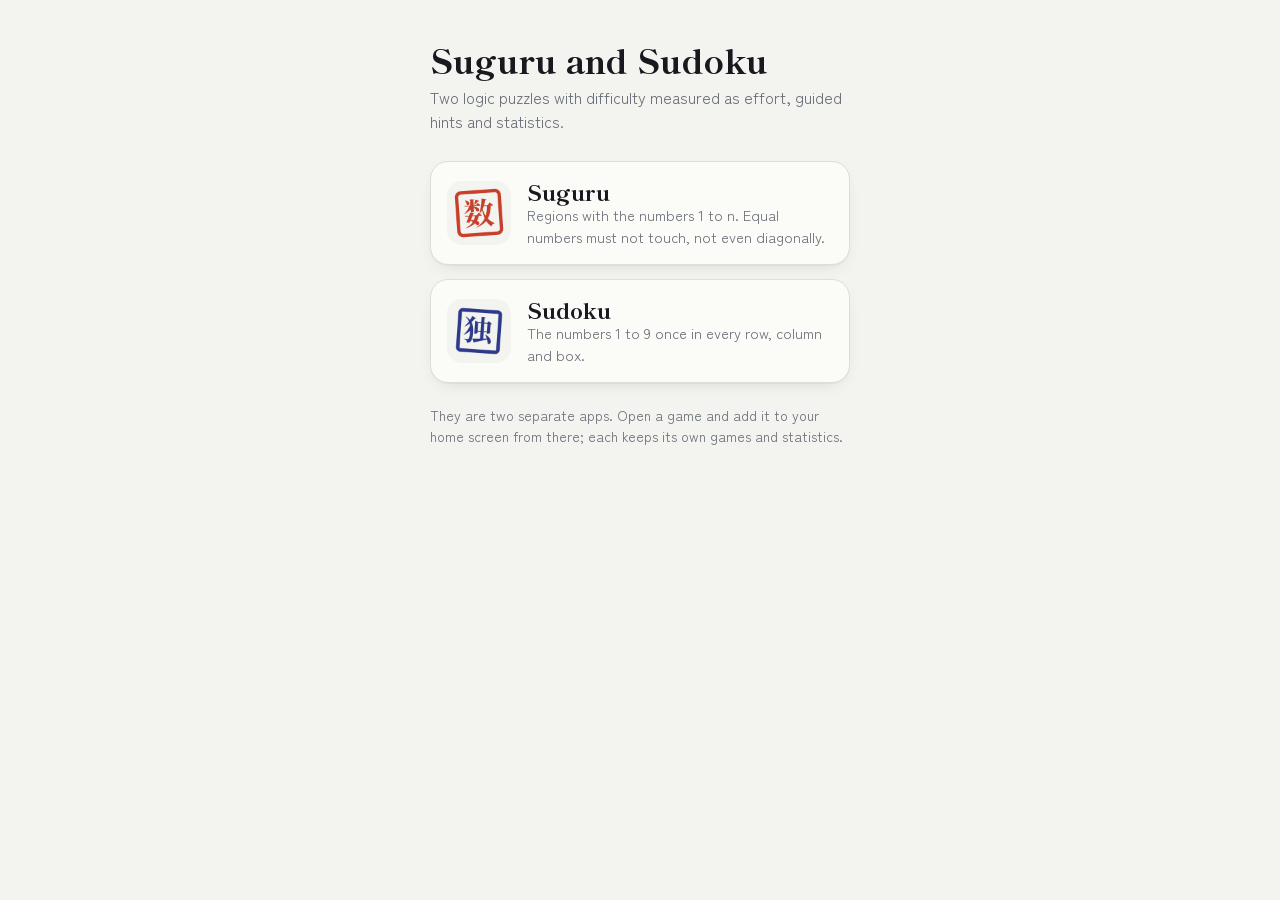
<file: web/index.html>
<!DOCTYPE html>
<html lang="en">
<head>
<meta charset="utf-8">
<meta name="viewport" content="width=device-width, initial-scale=1, maximum-scale=1, user-scalable=no, viewport-fit=cover">
<title>Suguru and Sudoku</title>
<meta name="description" content="Two logic puzzles with difficulty measured as effort, guided hints and statistics.">
<meta name="theme-color" content="#f3f4ef">
<script>
  // The front page for both games. Until November 2026 Suguru lived here, so:
  // - a Suguru app added to the home screen back then still opens here: forward it to Suguru
  //   (its games and statistics come along, because they are stored at the same address)
  // - a shared link to a puzzle (#SU1-… or #SD1-…) is forwarded to the right game
  function forward(first) {
    var h = location.hash || "";
    var standalone = window.navigator.standalone === true || (window.matchMedia && matchMedia("(display-mode: standalone)").matches);
    if (/^#SD1/i.test(h)) location.replace("sudoku/" + h);
    else if (/^#SU1/i.test(h) || (first && standalone)) location.replace("suguru/" + h);
  }
  forward(true);
  window.addEventListener("hashchange", function () { forward(false); });
</script>
<link rel="icon" href="suguru/icons/icon-192.png" type="image/png">
<link rel="preconnect" href="https://fonts.googleapis.com">
<link rel="preconnect" href="https://fonts.gstatic.com" crossorigin>
<link href="https://fonts.googleapis.com/css2?family=Shippori+Mincho+B1:wght@600;800&family=Zen+Kaku+Gothic+New:wght@400;500;700&display=swap" rel="stylesheet">
<style>
html { touch-action: manipulation; }
  :root {
    --paper: #f3f4ef; --card: #fbfbf8; --ink: #17191e; --mute: #6a6f79; --line: #dcdfd6; --accent: #2c47a0;
    --display: "Shippori Mincho B1", "Hiragino Mincho ProN", Georgia, serif;
    --body: "Zen Kaku Gothic New", "Hiragino Sans", system-ui, sans-serif;
    color-scheme: light dark;
  }
  @media (prefers-color-scheme: dark) {
    :root { --paper: #121419; --card: #1b1e25; --ink: #e9eaee; --mute: #9aa0ab; --line: #2b2f38; --accent: #8fa3ee; }
  }
  * { box-sizing: border-box; }
  body { margin: 0; background: var(--paper); color: var(--ink); font: 16px/1.5 var(--body); }
  main { max-width: 460px; margin: 0 auto; padding: max(40px, env(safe-area-inset-top)) 20px 40px; }
  h1 { font: 800 34px/1.15 var(--display); margin: 0 0 6px; }
  .lede { color: var(--mute); margin: 0 0 28px; }
  a.game { display: flex; gap: 16px; align-items: center; padding: 16px; margin-bottom: 14px; border-radius: 18px;
    background: var(--card); border: 1px solid var(--line); color: inherit; text-decoration: none;
    box-shadow: 0 1px 0 rgba(23, 25, 30, 0.04), 0 6px 20px -12px rgba(23, 25, 30, 0.25); }
  a.game:active { transform: scale(0.99); }
  a.game img { width: 64px; height: 64px; border-radius: 15px; flex: none; }
  a.game strong { display: block; font: 800 22px/1.2 var(--display); }
  a.game span { display: block; color: var(--mute); font-size: 14.5px; }
  a.game:focus-visible { outline: 3px solid var(--accent); outline-offset: 2px; }
  .note { color: var(--mute); font-size: 14px; margin-top: 22px; }
</style>
</head>
<body>
<main>
  <h1 id="t">Suguru and Sudoku</h1>
  <p class="lede" id="l">Two logic puzzles with difficulty measured as effort, guided hints and statistics.</p>
  <a class="game" href="suguru/">
    <img src="suguru/icons/icon-192.png" alt="">
    <div><strong>Suguru</strong><span id="su">Regions with the numbers 1 to n. Equal numbers must not touch, not even diagonally.</span></div>
  </a>
  <a class="game" href="sudoku/">
    <img src="sudoku/icons/icon-192.png" alt="">
    <div><strong>Sudoku</strong><span id="sd">The numbers 1 to 9 once in every row, column and box.</span></div>
  </a>
  <p class="note" id="n">They are two separate apps. Open a game and add it to your home screen from there; each keeps its own games and statistics.</p>
</main>
<script>document.addEventListener("gesturestart", (e) => e.preventDefault(), { passive: false });</script>
<script>
  // Danish for Danish phones; the page itself is in English
  if (/^da\b/i.test(navigator.language || "")) {
    document.documentElement.lang = "da";
    document.title = "Suguru og Sudoku";
    var T = {
      t: "Suguru og Sudoku",
      l: "To logikspil med sværhedsgrad målt som indsats, guidede hints og statistik.",
      su: "Regioner med tallene 1 til n. Ens tal må ikke røre hinanden, heller ikke på skrå.",
      sd: "Tallene 1 til 9 én gang i hver række, kolonne og boks.",
      n: "De er to selvstændige apps. Åbn et spil, og læg det på hjemmeskærmen derfra; hvert spil har sine egne spil og sin egen statistik.",
    };
    for (var k in T) document.getElementById(k).textContent = T[k];
  }
  // A small service worker for the front page alone: it lets an old Suguru app on the home screen open without a
  // network too, and it clears Suguru's old offline storage from before the move. The games each have their own.
  if ("serviceWorker" in navigator && (location.protocol === "https:" || location.hostname === "localhost")) {
    navigator.serviceWorker.register("sw.js").catch(function () {});
  }
</script>
</body>
</html>
</file>
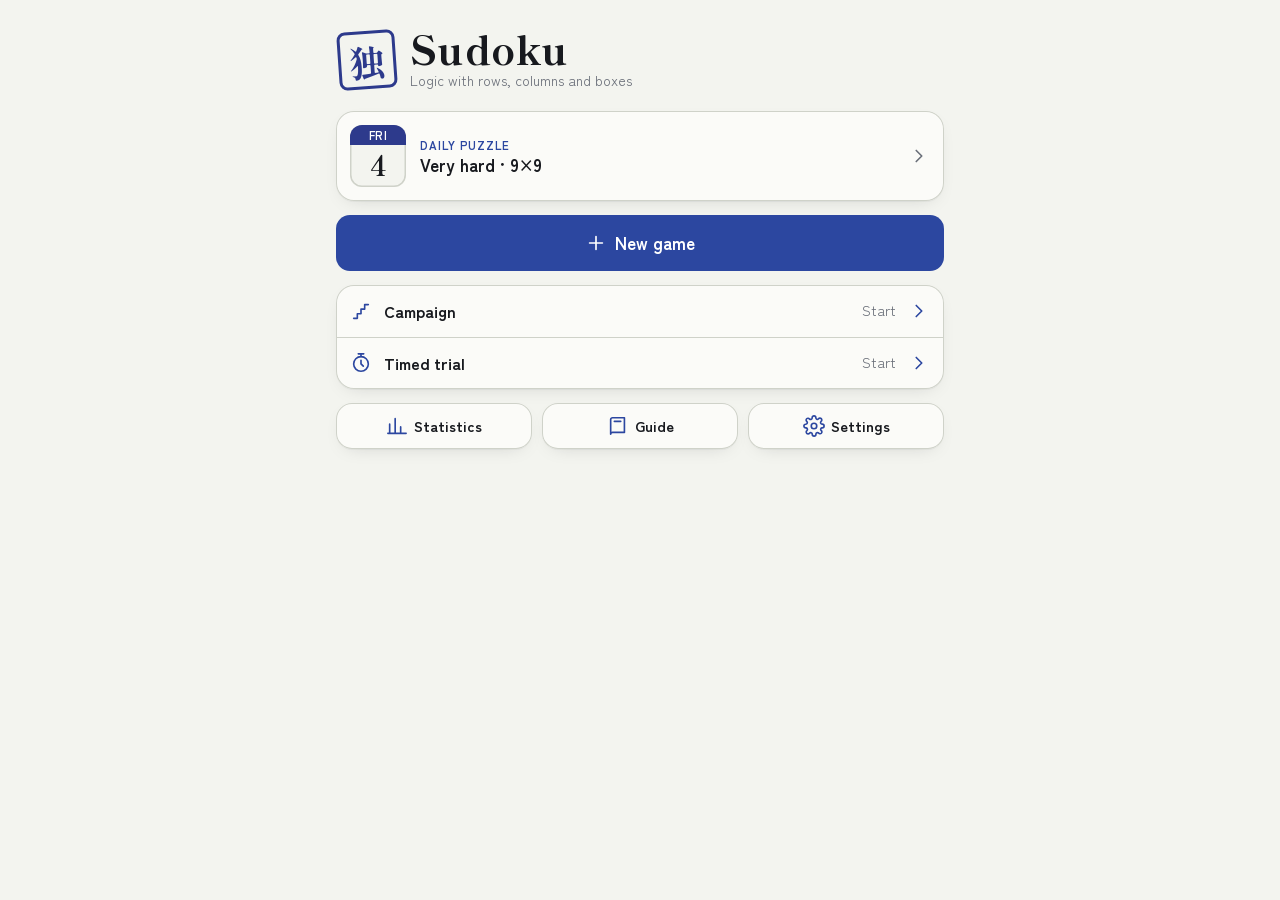
<file: web/sudoku/index.html>
<!DOCTYPE html>
<html lang="en">
<head>
<meta charset="utf-8">
<meta name="viewport" content="width=device-width, initial-scale=1, maximum-scale=1, user-scalable=no, viewport-fit=cover">
<title>Sudoku</title>
<meta name="description" content="Sudoku with real difficulty, guided hints and statistics.">
<meta name="theme-color" id="themeColor" content="#f3f4ef">
<meta name="apple-mobile-web-app-capable" content="yes">
<meta name="mobile-web-app-capable" content="yes">
<meta name="apple-mobile-web-app-status-bar-style" content="default">
<meta name="apple-mobile-web-app-title" content="Sudoku">
<link rel="manifest" href="manifest.webmanifest">
<link rel="icon" href="icons/icon-192.png" type="image/png">
<link rel="apple-touch-icon" href="icons/apple-touch-icon.png">
<link rel="preconnect" href="https://fonts.googleapis.com">
<link rel="preconnect" href="https://fonts.gstatic.com" crossorigin>
<link href="https://fonts.googleapis.com/css2?family=Shippori+Mincho+B1:wght@600;800&family=Zen+Kaku+Gothic+New:wght@400;500;700&display=swap" rel="stylesheet">
<link rel="stylesheet" href="../shared/css/app.css">
<link rel="stylesheet" href="css/sudoku.css">
</head>
<body>

<!-- ============ HOME ============ -->
<section class="view" id="v-home" aria-label="Home">
  <header class="hero">
    <div class="stamp" aria-hidden="true">独</div>
    <h1>Sudoku</h1>
    <p>Logic with rows, columns and boxes</p>
  </header>

  <div class="card install" id="installCard" hidden>
    <svg class="i" viewBox="0 0 24 24"><path d="M12 3v12M8 7l4-4 4 4M5 12v7a2 2 0 0 0 2 2h10a2 2 0 0 0 2-2v-7"/></svg>
    <div><strong>Put Sudoku on your home screen</strong><span class="sub">Tap the Share button in Safari and choose “Add to Home Screen”. The game then runs as an app, also offline.</span></div>
    <button class="x" id="installX" type="button" aria-label="Hide">×</button>
  </div>

  <button class="card" id="contCard" type="button" hidden>
    <div class="thumb" id="contThumb" aria-hidden="true"></div>
    <div><span class="eyebrow">Continue</span><strong id="contTitle"></strong><span class="sub" id="contSub"></span></div>
    <svg class="i chev" viewBox="0 0 24 24"><path d="M9 6l6 6-6 6"/></svg>
  </button>

  <button class="card" id="dailyCard" type="button">
    <div class="cal" aria-hidden="true"><span id="dailyDow"></span><b id="dailyDay"></b></div>
    <div><span class="eyebrow">Daily puzzle</span><strong id="dailyTitle"></strong><span class="sub" id="dailySub"></span></div>
    <svg class="i chev" viewBox="0 0 24 24"><path d="M9 6l6 6-6 6"/></svg>
  </button>

  <button class="primary big" id="homeNew" type="button">
    <svg class="i" viewBox="0 0 24 24"><path d="M12 5v14M5 12h14"/></svg>New game</button>

  <!-- the other ways to play, one line each -->
  <div class="homelist">
    <button class="hrow" id="campCard" type="button"><svg class="i" viewBox="0 0 24 24"><path d="M4 20h4v-5h4v-5h4V5h4"/></svg><span class="hname">Campaign</span><span class="hstat" id="campStat"></span><svg class="i chev" viewBox="0 0 24 24"><path d="M9 6l6 6-6 6"/></svg></button>
    <button class="hrow" id="trialCard" type="button"><svg class="i" viewBox="0 0 24 24"><circle cx="12" cy="13" r="8"/><path d="M12 9v4l2.5 2.5M9 2h6M12 2v3"/></svg><span class="hname">Timed trial</span><span class="hstat" id="trialStat"></span><svg class="i chev" viewBox="0 0 24 24"><path d="M9 6l6 6-6 6"/></svg></button>
    <button class="hrow" id="practiceRow" type="button" hidden><svg class="i" viewBox="0 0 24 24"><circle cx="12" cy="12" r="9"/><circle cx="12" cy="12" r="5"/><circle cx="12" cy="12" r="1"/></svg><span class="hname">Practice</span><span class="hstat" id="practiceStat"></span><svg class="i chev" viewBox="0 0 24 24"><path d="M9 6l6 6-6 6"/></svg></button>
  </div>

  <div class="tiles">
    <button class="tile" id="homeStats" type="button">
      <svg class="i" viewBox="0 0 24 24"><path d="M4 20V10M10 20V4M16 20v-7M22 20H2"/></svg><span>Statistics</span></button>
    <button class="tile" id="homeGuide" type="button">
      <svg class="i" viewBox="0 0 24 24"><path d="M4 5a2 2 0 0 1 2-2h13v16H6a2 2 0 0 0-2 2zM4 5v16M8 7h7"/></svg><span>Guide</span></button>
    <button class="tile" id="homeSettings" type="button">
      <svg class="i" viewBox="0 0 24 24"><circle cx="12" cy="12" r="3"/><path d="M19.4 15a1.7 1.7 0 0 0 .3 1.8l.1.1a2 2 0 1 1-2.8 2.8l-.1-.1a1.7 1.7 0 0 0-1.8-.3 1.7 1.7 0 0 0-1 1.5V21a2 2 0 1 1-4 0v-.1a1.7 1.7 0 0 0-1.1-1.5 1.7 1.7 0 0 0-1.8.3l-.1.1a2 2 0 1 1-2.8-2.8l.1-.1a1.7 1.7 0 0 0 .3-1.8 1.7 1.7 0 0 0-1.5-1H3a2 2 0 1 1 0-4h.1a1.7 1.7 0 0 0 1.5-1.1 1.7 1.7 0 0 0-.3-1.8l-.1-.1a2 2 0 1 1 2.8-2.8l.1.1a1.7 1.7 0 0 0 1.8.3H9a1.7 1.7 0 0 0 1-1.5V3a2 2 0 1 1 4 0v.1a1.7 1.7 0 0 0 1 1.5 1.7 1.7 0 0 0 1.8-.3l.1-.1a2 2 0 1 1 2.8 2.8l-.1.1a1.7 1.7 0 0 0-.3 1.8V9a1.7 1.7 0 0 0 1.5 1H21a2 2 0 1 1 0 4h-.1a1.7 1.7 0 0 0-1.5 1z"/></svg><span>Settings</span></button>
  </div>
</section>

<!-- ============ NEW GAME ============ -->
<section class="view" id="v-new" aria-label="New game">
  <div class="bar"><button class="iconbtn" type="button" data-back aria-label="Back"><svg class="i" viewBox="0 0 24 24"><path d="M15 6l-6 6 6 6"/></svg></button><h2>New game</h2><span></span></div>
  <h3 class="sec">How to play</h3>
  <div class="seg modes" id="modes" role="group" aria-label="How to play"></div>
  <p class="modewhy" id="modeWhy" hidden></p>
  <h3 class="sec">Size</h3>
  <div class="sizes" id="sizes" role="group" aria-label="Size"></div>
  <div class="manualopts" id="manualOpts">
  <h3 class="sec">Difficulty</h3>
  <div id="levels"></div>
  <h3 class="sec">Nuance <small>· where within the grade</small></h3>
  <div class="seg" id="nuances" role="group" aria-label="Nuance"></div>
  <h3 class="sec">Type <small>· one hard move or many</small></h3>
  <div class="seg" id="kinds" role="group" aria-label="Type"></div>
  <h3 class="sec">Technique <small>· optional</small></h3>
  <div id="musts"></div>
  </div>
  <p class="note" id="newNote"></p>
  <form class="codeform" id="codeForm">
    <label for="codeInput">Or load a puzzle code</label>
    <div class="coderow">
      <input id="codeInput" type="text" placeholder="SD1-9X9-… or 81 characters" autocomplete="off" autocapitalize="characters" spellcheck="false">
      <button class="primary" type="submit">Load</button>
    </div>
  </form>
  <p class="rules">Every row, column and 3×3 box must contain the numbers 1 to 9.</p>
  <div class="dock"><button class="primary big" id="startBtn" type="button">Start</button></div>
</section>

<!-- ============ GAME ============ -->
<section class="view" id="v-game" aria-label="Game">
  <div class="bar">
    <button class="iconbtn" type="button" id="gameBack" aria-label="Back to home"><svg class="i" viewBox="0 0 24 24"><path d="M15 6l-6 6 6 6"/></svg></button>
    <button class="titlebtn" type="button" id="gameTitle" aria-label="About the puzzle and its difficulty"><span class="pill" id="levelPill"></span><small id="gameSub"></small></button>
    <button class="iconbtn" type="button" id="menuBtn" aria-label="Menu"><svg class="i" viewBox="0 0 24 24"><circle cx="5" cy="12" r="1.2"/><circle cx="12" cy="12" r="1.2"/><circle cx="19" cy="12" r="1.2"/></svg></button>
  </div>
  <div class="status" id="status" aria-live="polite"></div>
  <div class="board"><svg id="grid" role="grid" aria-label="Sudoku grid"></svg></div>

  <div class="hint" id="hintPanel" hidden aria-live="polite">
    <div class="hint-head"><span class="hint-tag" id="hintTag">Hint</span>
      <button type="button" class="hint-close" id="hintClose" aria-label="Close hint">×</button></div>
    <div id="hintLegend"></div>
    <p id="hintText"></p>
    <details id="hintChain" hidden><summary id="hintChainSum">See the whole chain</summary><ol id="hintChainList"></ol></details>
    <div class="hint-nav" id="hintNav">
      <button type="button" id="hintPrev">Previous</button>
      <div class="hdots" id="hintDots" aria-hidden="true"></div>
      <button type="button" class="go" id="hintNext">Next</button>
    </div>
    <button type="button" class="link" id="hintGuide">Read about the technique in the guide</button>
  </div>

  <p class="msg" id="msg" aria-live="polite"></p>
  <div class="trainbar" id="trainBar" hidden><span id="trainText"></span><button type="button" class="primary" id="trainNext">Next board</button></div>
  <div class="chainbar" id="chainBar" hidden role="toolbar" aria-label="Colours and links">
    <button type="button" data-tool="A" aria-pressed="false" aria-label="Colour A"><i class="cmark a" aria-hidden="true"></i>A</button>
    <button type="button" data-tool="B" aria-pressed="false" aria-label="Colour B"><i class="cmark b" aria-hidden="true"></i>B</button>
    <button type="button" data-tool="S" aria-pressed="false" aria-label="Strong link: only two places, or only two options"><i class="cline" aria-hidden="true"></i>Strong</button>
    <button type="button" data-tool="W" aria-pressed="false" aria-label="Weak link: they see each other"><i class="cline w" aria-hidden="true"></i>Weak</button>
    <button type="button" id="chainClear" class="cclear">Clear</button>
    <button type="button" id="chainHelp" class="chelp" aria-label="How the pencil and chains work">?</button>
  </div>
  <div class="pad" id="pad"></div>
  <div class="tools">
    <button type="button" id="noteBtn" aria-pressed="false"><svg class="i" viewBox="0 0 24 24"><path d="M16.5 3.5a2.1 2.1 0 0 1 3 3L8 18l-4 1 1-4z"/></svg>Pencil<span class="penstake" id="penStake" hidden></span></button>
    <button type="button" id="chainBtn" aria-pressed="false" aria-label="Colours and links for chains"><svg class="i" viewBox="0 0 24 24"><circle cx="6.5" cy="7" r="3.2"/><circle cx="17.5" cy="17" r="3.2"/><path d="M9.2 9.2l5.6 5.6"/></svg>Chains</button>
    <button type="button" id="eraseBtn"><svg class="i" viewBox="0 0 24 24"><path d="M20 20H8l-4-4a1.5 1.5 0 0 1 0-2.1L13.9 4a1.5 1.5 0 0 1 2.1 0l4 4a1.5 1.5 0 0 1 0 2.1L11 19M7 11l6 6"/></svg>Erase</button>
    <button type="button" id="undoBtn"><svg class="i" viewBox="0 0 24 24"><path d="M9 14L4 9l5-5"/><path d="M4 9h10.5a5.5 5.5 0 0 1 0 11H11"/></svg>Undo</button>
    <button type="button" id="hintBtn"><svg class="i" viewBox="0 0 24 24"><path d="M9 18h6M10 21h4M12 3a6 6 0 0 0-3.6 10.8c.6.5 1 1.2 1.1 2.2h5c.1-1 .5-1.7 1.1-2.2A6 6 0 0 0 12 3z"/></svg>Hint</button>
  </div>
  <p class="padhint" id="padhint"></p>
</section>

<!-- ============ STATISTICS ============ -->
<section class="view" id="v-stats" aria-label="Statistics">
  <div class="bar"><button class="iconbtn" type="button" data-back aria-label="Back"><svg class="i" viewBox="0 0 24 24"><path d="M15 6l-6 6 6 6"/></svg></button><h2>Statistics</h2><span></span></div>
  <div id="statsBody" style="display:flex;flex-direction:column;gap:12px"></div>
</section>

<!-- ============ CAMPAIGN ============ -->
<section class="view" id="v-camp" aria-label="Campaign">
  <div class="bar"><button class="iconbtn" type="button" data-back aria-label="Back"><svg class="i" viewBox="0 0 24 24"><path d="M15 6l-6 6 6 6"/></svg></button><h2>Campaign</h2><span></span></div>
  <div id="campBody"></div>
</section>

<!-- ============ TIMED TRIAL ============ -->
<section class="view" id="v-trial" aria-label="Timed trial">
  <div class="bar"><button class="iconbtn" type="button" data-back aria-label="Back"><svg class="i" viewBox="0 0 24 24"><path d="M15 6l-6 6 6 6"/></svg></button><h2>Timed trial</h2><span></span></div>
  <div id="trialBody" style="display:flex;flex-direction:column;gap:12px"></div>
</section>

<!-- ============ SETTINGS ============ -->
<section class="view" id="v-settings" aria-label="Settings">
  <div class="bar"><button class="iconbtn" type="button" data-back aria-label="Back"><svg class="i" viewBox="0 0 24 24"><path d="M15 6l-6 6 6 6"/></svg></button><h2>Settings</h2><span></span></div>
  <div id="setBody" style="display:flex;flex-direction:column;gap:12px"></div>
</section>

<!-- ============ GUIDE ============ -->
<section class="view" id="v-guide" aria-label="Guide">
  <div class="bar"><button class="iconbtn" type="button" data-back aria-label="Back"><svg class="i" viewBox="0 0 24 24"><path d="M15 6l-6 6 6 6"/></svg></button><h2>Guide</h2><span></span></div>
  <iframe id="guideFrame" title="Sudoku strategies"></iframe>
</section>

<!-- ============ PENCIL AND CHAINS (toolguide.js) ============ -->
<section class="view" id="v-tools" aria-label="Pencil and chains">
  <div class="bar"><button class="iconbtn" type="button" data-back aria-label="Back"><svg class="i" viewBox="0 0 24 24"><path d="M15 6l-6 6 6 6"/></svg></button><h2>Pencil and chains</h2><span></span></div>
  <div id="toolsBody" class="tgbody"></div>
</section>

<!-- ============ PRACTICE ============ -->
<section class="view" id="v-drill" aria-label="Practice">
  <div class="bar"><button class="iconbtn" type="button" id="drillBack" aria-label="Back"><svg class="i" viewBox="0 0 24 24"><path d="M15 6l-6 6 6 6"/></svg></button><h2 id="drillTitle">Practice</h2><span class="drillcount" id="drillCount"></span></div>
  <div id="drillBody"></div>
</section>

<div class="sheet" id="sheet" hidden><div class="backdrop" id="sheetBackdrop"></div>
  <div class="panel" role="dialog" aria-modal="true"><div class="grab" aria-hidden="true"></div><div id="sheetBody"></div></div></div>
<div class="busy" id="busy" hidden><div class="busycard"><div class="spinner" aria-hidden="true">独</div><p id="busyText">Making a puzzle …</p>
  <small id="busySub"></small><button class="secondary" type="button" id="busyCancel">Cancel</button></div></div>
<div class="tip" id="tip" hidden role="tooltip"></div>
<div class="toast" id="toast" role="status"></div>

<!-- Sudoku: its own files in js/, shared files in ../shared/js/ (the same ones Suguru uses) -->
<script src="js/app.js"></script>
<script src="../shared/js/build.js"></script>
<script src="../shared/js/lang/da.js"></script>
<script src="../shared/js/i18n.js"></script>
<script src="../shared/js/lz.js"></script>
<script src="js/game.js"></script>
<script src="js/engine.js"></script>
<script src="../shared/js/tutor.js"></script>
<script src="js/gradew.js"></script>
<script src="../shared/js/grade.js"></script>
<script src="js/code.js"></script>
<script src="../shared/js/route.js"></script>
<script src="js/statref.js"></script>
<script src="js/statprof.js"></script>
<script src="../shared/js/statmodel.js"></script>
<script src="../shared/js/calib.js"></script>
<script src="../shared/js/core.js"></script>
<script src="../shared/js/home.js"></script>
<script src="../shared/js/newgame.js"></script>
<script src="../shared/js/store.js"></script>
<script src="../shared/js/board.js"></script>
<script src="../shared/js/draw.js"></script>
<script src="../shared/js/play.js"></script>
<script src="../shared/js/stats.js"></script>
<script src="../shared/js/analysis.js"></script>
<script src="../shared/js/statui.js"></script>
<script src="../shared/js/takeaway.js"></script>
<script src="../shared/js/drillgen.js"></script>
<script src="../shared/js/games.js"></script>
<script src="../shared/js/drill.js"></script>
<script src="../shared/js/campaign.js"></script>
<script src="../shared/js/trial.js"></script>
<script src="../shared/js/train.js"></script>
<script src="../shared/js/chains.js"></script>
<script src="../shared/js/toolguide.js"></script>
<script src="../shared/js/debug.js"></script>
<script src="../shared/js/settings.js"></script>
<script src="../shared/js/main.js"></script>
</body>
</html>
</file>
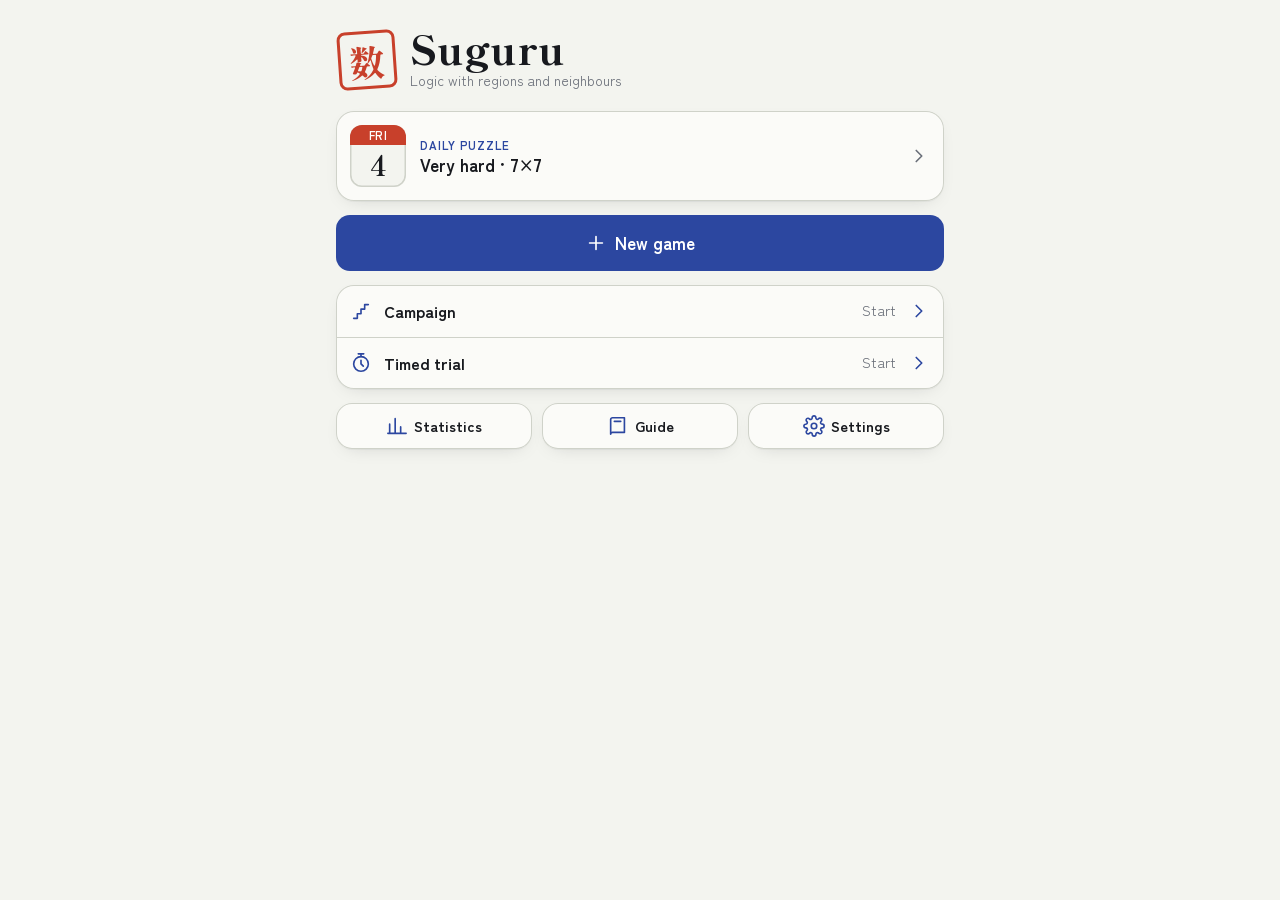
<file: web/suguru/index.html>
<!DOCTYPE html>
<html lang="en">
<head>
<meta charset="utf-8">
<meta name="viewport" content="width=device-width, initial-scale=1, maximum-scale=1, user-scalable=no, viewport-fit=cover">
<title>Suguru</title>
<meta name="description" content="Suguru with real difficulty, guided hints and statistics.">
<meta name="theme-color" id="themeColor" content="#f3f4ef">
<meta name="apple-mobile-web-app-capable" content="yes">
<meta name="mobile-web-app-capable" content="yes">
<meta name="apple-mobile-web-app-status-bar-style" content="default">
<meta name="apple-mobile-web-app-title" content="Suguru">
<link rel="manifest" href="manifest.webmanifest">
<link rel="icon" href="icons/icon-192.png" type="image/png">
<link rel="apple-touch-icon" href="icons/apple-touch-icon.png">
<link rel="preconnect" href="https://fonts.googleapis.com">
<link rel="preconnect" href="https://fonts.gstatic.com" crossorigin>
<link href="https://fonts.googleapis.com/css2?family=Shippori+Mincho+B1:wght@600;800&family=Zen+Kaku+Gothic+New:wght@400;500;700&display=swap" rel="stylesheet">
<link rel="stylesheet" href="../shared/css/app.css">
</head>
<body>

<!-- ============ HOME ============ -->
<section class="view" id="v-home" aria-label="Home">
  <header class="hero">
    <div class="stamp" aria-hidden="true">数</div>
    <h1>Suguru</h1>
    <p>Logic with regions and neighbours</p>
  </header>

  <div class="card install" id="installCard" hidden>
    <svg class="i" viewBox="0 0 24 24"><path d="M12 3v12M8 7l4-4 4 4M5 12v7a2 2 0 0 0 2 2h10a2 2 0 0 0 2-2v-7"/></svg>
    <div><strong>Add Suguru to your home screen</strong><span class="sub">Tap the Share button in Safari and choose “Add to Home Screen”. The game then runs as an app, also offline.</span></div>
    <button class="x" id="installX" type="button" aria-label="Hide">×</button>
  </div>

  <button class="card" id="contCard" type="button" hidden>
    <div class="thumb" id="contThumb" aria-hidden="true"></div>
    <div><span class="eyebrow">Continue</span><strong id="contTitle"></strong><span class="sub" id="contSub"></span></div>
    <svg class="i chev" viewBox="0 0 24 24"><path d="M9 6l6 6-6 6"/></svg>
  </button>

  <button class="card" id="dailyCard" type="button">
    <div class="cal" aria-hidden="true"><span id="dailyDow"></span><b id="dailyDay"></b></div>
    <div><span class="eyebrow">Daily puzzle</span><strong id="dailyTitle"></strong><span class="sub" id="dailySub"></span></div>
    <svg class="i chev" viewBox="0 0 24 24"><path d="M9 6l6 6-6 6"/></svg>
  </button>

  <button class="primary big" id="homeNew" type="button">
    <svg class="i" viewBox="0 0 24 24"><path d="M12 5v14M5 12h14"/></svg>New game</button>

  <!-- the other ways to play, one line each -->
  <div class="homelist">
    <button class="hrow" id="campCard" type="button"><svg class="i" viewBox="0 0 24 24"><path d="M4 20h4v-5h4v-5h4V5h4"/></svg><span class="hname">Campaign</span><span class="hstat" id="campStat"></span><svg class="i chev" viewBox="0 0 24 24"><path d="M9 6l6 6-6 6"/></svg></button>
    <button class="hrow" id="trialCard" type="button"><svg class="i" viewBox="0 0 24 24"><circle cx="12" cy="13" r="8"/><path d="M12 9v4l2.5 2.5M9 2h6M12 2v3"/></svg><span class="hname">Timed trial</span><span class="hstat" id="trialStat"></span><svg class="i chev" viewBox="0 0 24 24"><path d="M9 6l6 6-6 6"/></svg></button>
    <button class="hrow" id="practiceRow" type="button" hidden><svg class="i" viewBox="0 0 24 24"><circle cx="12" cy="12" r="9"/><circle cx="12" cy="12" r="5"/><circle cx="12" cy="12" r="1"/></svg><span class="hname">Practice</span><span class="hstat" id="practiceStat"></span><svg class="i chev" viewBox="0 0 24 24"><path d="M9 6l6 6-6 6"/></svg></button>
  </div>

  <div class="tiles">
    <button class="tile" id="homeStats" type="button">
      <svg class="i" viewBox="0 0 24 24"><path d="M4 20V10M10 20V4M16 20v-7M22 20H2"/></svg><span>Statistics</span></button>
    <button class="tile" id="homeGuide" type="button">
      <svg class="i" viewBox="0 0 24 24"><path d="M4 5a2 2 0 0 1 2-2h13v16H6a2 2 0 0 0-2 2zM4 5v16M8 7h7"/></svg><span>Guide</span></button>
    <button class="tile" id="homeSettings" type="button">
      <svg class="i" viewBox="0 0 24 24"><circle cx="12" cy="12" r="3"/><path d="M19.4 15a1.7 1.7 0 0 0 .3 1.8l.1.1a2 2 0 1 1-2.8 2.8l-.1-.1a1.7 1.7 0 0 0-1.8-.3 1.7 1.7 0 0 0-1 1.5V21a2 2 0 1 1-4 0v-.1a1.7 1.7 0 0 0-1.1-1.5 1.7 1.7 0 0 0-1.8.3l-.1.1a2 2 0 1 1-2.8-2.8l.1-.1a1.7 1.7 0 0 0 .3-1.8 1.7 1.7 0 0 0-1.5-1H3a2 2 0 1 1 0-4h.1a1.7 1.7 0 0 0 1.5-1.1 1.7 1.7 0 0 0-.3-1.8l-.1-.1a2 2 0 1 1 2.8-2.8l.1.1a1.7 1.7 0 0 0 1.8.3H9a1.7 1.7 0 0 0 1-1.5V3a2 2 0 1 1 4 0v.1a1.7 1.7 0 0 0 1 1.5 1.7 1.7 0 0 0 1.8-.3l.1-.1a2 2 0 1 1 2.8 2.8l-.1.1a1.7 1.7 0 0 0-.3 1.8V9a1.7 1.7 0 0 0 1.5 1H21a2 2 0 1 1 0 4h-.1a1.7 1.7 0 0 0-1.5 1z"/></svg><span>Settings</span></button>
  </div>
</section>

<!-- ============ NEW GAME ============ -->
<section class="view" id="v-new" aria-label="New game">
  <div class="bar"><button class="iconbtn" type="button" data-back aria-label="Back"><svg class="i" viewBox="0 0 24 24"><path d="M15 6l-6 6 6 6"/></svg></button><h2>New game</h2><span></span></div>
  <h3 class="sec">How to play</h3>
  <div class="seg modes" id="modes" role="group" aria-label="How to play"></div>
  <p class="modewhy" id="modeWhy" hidden></p>
  <h3 class="sec">Size</h3>
  <div class="sizes" id="sizes" role="group" aria-label="Size"></div>
  <div class="manualopts" id="manualOpts">
  <h3 class="sec">Difficulty</h3>
  <div id="levels"></div>
  <h3 class="sec">Nuance <small>· where within the grade</small></h3>
  <div class="seg" id="nuances" role="group" aria-label="Nuance"></div>
  <h3 class="sec">Type <small>· one hard move or many</small></h3>
  <div class="seg" id="kinds" role="group" aria-label="Type"></div>
  <h3 class="sec">Technique <small>· optional</small></h3>
  <div id="musts"></div>
  </div>
  <h3 class="sec">Regions up to</h3>
  <div class="seg" id="maxsizes" role="group" aria-label="Largest region"></div>
  <p class="note" id="newNote"></p>
  <form class="codeform" id="codeForm">
    <label for="codeInput">Or load a puzzle code</label>
    <div class="coderow">
      <input id="codeInput" type="text" placeholder="SU1-6X6-…" autocomplete="off" autocapitalize="characters" spellcheck="false">
      <button class="primary" type="submit">Load</button>
    </div>
  </form>
  <p class="rules">Each region of n cells must contain the numbers 1 to n. Equal numbers may not touch, not even diagonally.</p>
  <div class="dock"><button class="primary big" id="startBtn" type="button">Start</button></div>
</section>

<!-- ============ GAME ============ -->
<section class="view" id="v-game" aria-label="Game">
  <div class="bar">
    <button class="iconbtn" type="button" id="gameBack" aria-label="Back to home"><svg class="i" viewBox="0 0 24 24"><path d="M15 6l-6 6 6 6"/></svg></button>
    <button class="titlebtn" type="button" id="gameTitle" aria-label="About the puzzle and its difficulty"><span class="pill" id="levelPill"></span><small id="gameSub"></small></button>
    <button class="iconbtn" type="button" id="menuBtn" aria-label="Menu"><svg class="i" viewBox="0 0 24 24"><circle cx="5" cy="12" r="1.2"/><circle cx="12" cy="12" r="1.2"/><circle cx="19" cy="12" r="1.2"/></svg></button>
  </div>
  <div class="status" id="status" aria-live="polite"></div>
  <div class="board"><svg id="grid" role="grid" aria-label="Suguru grid"></svg></div>

  <div class="hint" id="hintPanel" hidden aria-live="polite">
    <div class="hint-head"><span class="hint-tag" id="hintTag">Hint</span>
      <button type="button" class="hint-close" id="hintClose" aria-label="Close hint">×</button></div>
    <div id="hintLegend"></div>
    <p id="hintText"></p>
    <details id="hintChain" hidden><summary id="hintChainSum">See the whole chain</summary><ol id="hintChainList"></ol></details>
    <div class="hint-nav" id="hintNav">
      <button type="button" id="hintPrev">Previous</button>
      <div class="hdots" id="hintDots" aria-hidden="true"></div>
      <button type="button" class="go" id="hintNext">Next</button>
    </div>
    <button type="button" class="link" id="hintGuide">Read about the technique in the guide</button>
  </div>

  <p class="msg" id="msg" aria-live="polite"></p>
  <div class="trainbar" id="trainBar" hidden><span id="trainText"></span><button type="button" class="primary" id="trainNext">Next board</button></div>
  <div class="chainbar" id="chainBar" hidden role="toolbar" aria-label="Colours and links">
    <button type="button" data-tool="A" aria-pressed="false" aria-label="Colour A"><i class="cmark a" aria-hidden="true"></i>A</button>
    <button type="button" data-tool="B" aria-pressed="false" aria-label="Colour B"><i class="cmark b" aria-hidden="true"></i>B</button>
    <button type="button" data-tool="S" aria-pressed="false" aria-label="Strong link: only two places, or only two options"><i class="cline" aria-hidden="true"></i>Strong</button>
    <button type="button" data-tool="W" aria-pressed="false" aria-label="Weak link: they see each other"><i class="cline w" aria-hidden="true"></i>Weak</button>
    <button type="button" id="chainClear" class="cclear">Clear</button>
    <button type="button" id="chainHelp" class="chelp" aria-label="How the pencil and chains work">?</button>
  </div>
  <div class="pad" id="pad"></div>
  <div class="tools">
    <button type="button" id="noteBtn" aria-pressed="false"><svg class="i" viewBox="0 0 24 24"><path d="M16.5 3.5a2.1 2.1 0 0 1 3 3L8 18l-4 1 1-4z"/></svg>Pencil<span class="penstake" id="penStake" hidden></span></button>
    <button type="button" id="chainBtn" aria-pressed="false" aria-label="Colours and links for chains"><svg class="i" viewBox="0 0 24 24"><circle cx="6.5" cy="7" r="3.2"/><circle cx="17.5" cy="17" r="3.2"/><path d="M9.2 9.2l5.6 5.6"/></svg>Chains</button>
    <button type="button" id="eraseBtn"><svg class="i" viewBox="0 0 24 24"><path d="M20 20H8l-4-4a1.5 1.5 0 0 1 0-2.1L13.9 4a1.5 1.5 0 0 1 2.1 0l4 4a1.5 1.5 0 0 1 0 2.1L11 19M7 11l6 6"/></svg>Erase</button>
    <button type="button" id="undoBtn"><svg class="i" viewBox="0 0 24 24"><path d="M9 14L4 9l5-5"/><path d="M4 9h10.5a5.5 5.5 0 0 1 0 11H11"/></svg>Undo</button>
    <button type="button" id="hintBtn"><svg class="i" viewBox="0 0 24 24"><path d="M9 18h6M10 21h4M12 3a6 6 0 0 0-3.6 10.8c.6.5 1 1.2 1.1 2.2h5c.1-1 .5-1.7 1.1-2.2A6 6 0 0 0 12 3z"/></svg>Hint</button>
  </div>
  <p class="padhint" id="padhint"></p>
</section>

<!-- ============ STATISTICS ============ -->
<section class="view" id="v-stats" aria-label="Statistics">
  <div class="bar"><button class="iconbtn" type="button" data-back aria-label="Back"><svg class="i" viewBox="0 0 24 24"><path d="M15 6l-6 6 6 6"/></svg></button><h2>Statistics</h2><span></span></div>
  <div id="statsBody" style="display:flex;flex-direction:column;gap:12px"></div>
</section>

<!-- ============ CAMPAIGN ============ -->
<section class="view" id="v-camp" aria-label="Campaign">
  <div class="bar"><button class="iconbtn" type="button" data-back aria-label="Back"><svg class="i" viewBox="0 0 24 24"><path d="M15 6l-6 6 6 6"/></svg></button><h2>Campaign</h2><span></span></div>
  <div id="campBody"></div>
</section>

<!-- ============ TIMED TRIAL ============ -->
<section class="view" id="v-trial" aria-label="Timed trial">
  <div class="bar"><button class="iconbtn" type="button" data-back aria-label="Back"><svg class="i" viewBox="0 0 24 24"><path d="M15 6l-6 6 6 6"/></svg></button><h2>Timed trial</h2><span></span></div>
  <div id="trialBody" style="display:flex;flex-direction:column;gap:12px"></div>
</section>

<!-- ============ SETTINGS ============ -->
<section class="view" id="v-settings" aria-label="Settings">
  <div class="bar"><button class="iconbtn" type="button" data-back aria-label="Back"><svg class="i" viewBox="0 0 24 24"><path d="M15 6l-6 6 6 6"/></svg></button><h2>Settings</h2><span></span></div>
  <div id="setBody" style="display:flex;flex-direction:column;gap:12px"></div>
</section>

<!-- ============ GUIDE ============ -->
<section class="view" id="v-guide" aria-label="Guide">
  <div class="bar"><button class="iconbtn" type="button" data-back aria-label="Back"><svg class="i" viewBox="0 0 24 24"><path d="M15 6l-6 6 6 6"/></svg></button><h2>Guide</h2><span></span></div>
  <iframe id="guideFrame" title="Suguru strategies"></iframe>
</section>

<!-- ============ PENCIL AND CHAINS (toolguide.js) ============ -->
<section class="view" id="v-tools" aria-label="Pencil and chains">
  <div class="bar"><button class="iconbtn" type="button" data-back aria-label="Back"><svg class="i" viewBox="0 0 24 24"><path d="M15 6l-6 6 6 6"/></svg></button><h2>Pencil and chains</h2><span></span></div>
  <div id="toolsBody" class="tgbody"></div>
</section>

<!-- ============ PRACTICE ============ -->
<section class="view" id="v-drill" aria-label="Practice">
  <div class="bar"><button class="iconbtn" type="button" id="drillBack" aria-label="Back"><svg class="i" viewBox="0 0 24 24"><path d="M15 6l-6 6 6 6"/></svg></button><h2 id="drillTitle">Practice</h2><span class="drillcount" id="drillCount"></span></div>
  <div id="drillBody"></div>
</section>

<div class="sheet" id="sheet" hidden><div class="backdrop" id="sheetBackdrop"></div>
  <div class="panel" role="dialog" aria-modal="true"><div class="grab" aria-hidden="true"></div><div id="sheetBody"></div></div></div>
<div class="busy" id="busy" hidden><div class="busycard"><div class="spinner" aria-hidden="true">数</div><p id="busyText">Making a puzzle …</p>
  <small id="busySub"></small><button class="secondary" type="button" id="busyCancel">Cancel</button></div></div>
<div class="tip" id="tip" hidden role="tooltip"></div>
<div class="toast" id="toast" role="status"></div>

<!-- Suguru: its own files in js/, shared files in ../shared/js/ (the same in Sudoku, ../sudoku/) -->
<script src="js/app.js"></script>
<script src="../shared/js/build.js"></script>
<script src="../shared/js/lang/da.js"></script>
<script src="../shared/js/i18n.js"></script>
<script src="../shared/js/lz.js"></script>
<script src="js/game.js"></script>
<script src="js/engine.js"></script>
<script src="../shared/js/tutor.js"></script>
<script src="js/gradew.js"></script>
<script src="../shared/js/grade.js"></script>
<script src="js/code.js"></script>
<script src="../shared/js/route.js"></script>
<script src="js/statref.js"></script>
<script src="js/statprof.js"></script>
<script src="../shared/js/statmodel.js"></script>
<script src="../shared/js/calib.js"></script>
<script src="../shared/js/core.js"></script>
<script src="../shared/js/home.js"></script>
<script src="../shared/js/newgame.js"></script>
<script src="../shared/js/store.js"></script>
<script src="../shared/js/board.js"></script>
<script src="../shared/js/draw.js"></script>
<script src="../shared/js/play.js"></script>
<script src="../shared/js/stats.js"></script>
<script src="../shared/js/analysis.js"></script>
<script src="../shared/js/statui.js"></script>
<script src="../shared/js/takeaway.js"></script>
<script src="../shared/js/drillgen.js"></script>
<script src="../shared/js/games.js"></script>
<script src="../shared/js/drill.js"></script>
<script src="../shared/js/campaign.js"></script>
<script src="../shared/js/trial.js"></script>
<script src="../shared/js/train.js"></script>
<script src="../shared/js/chains.js"></script>
<script src="../shared/js/toolguide.js"></script>
<script src="../shared/js/debug.js"></script>
<script src="../shared/js/settings.js"></script>
<script src="../shared/js/main.js"></script>
</body>
</html>
</file>
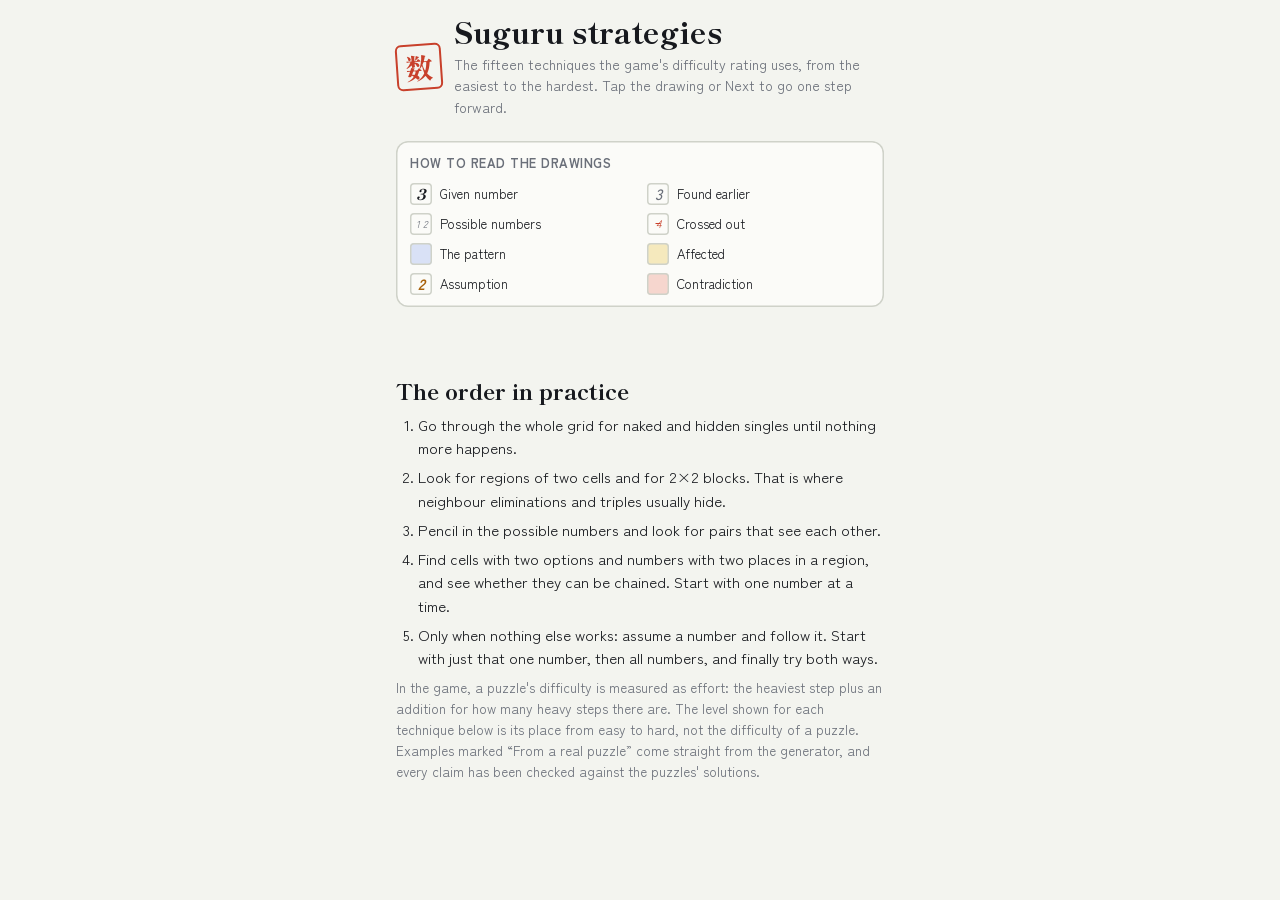
<file: tools/guide/template.html>
<!DOCTYPE html>
<html lang="en">
<head>
<meta charset="utf-8">
<meta name="viewport" content="width=device-width, initial-scale=1">
<title>Suguru strategies</title>
<link rel="preconnect" href="https://fonts.googleapis.com">
<link rel="preconnect" href="https://fonts.gstatic.com" crossorigin>
<link href="https://fonts.googleapis.com/css2?family=Shippori+Mincho+B1:wght@600;800&family=Zen+Kaku+Gothic+New:wght@400;500;700&display=swap" rel="stylesheet">
<style>
/* Layout: one column of cards, one per strategy. Each card has a drawing you tap through. The same paper-and-marker style as the game. */
:root {
  --paper: #f3f4ef;
  --cell: #fbfbf8;
  --off: #e9eae4;
  --ink: #17191e;
  --mute: #6a6f79;
  --grid: #cfd2c9;
  --indigo: #2c47a0;
  --pat: #d9e1f6;
  --tgt: #f5e9bd;
  --badbg: #f6d6ce;
  --bad: #c8402b;
  --hypo: #a8610b;
  --stamp: #c8402b;
  --chip: #e7e9e2;
  --font-display: "Shippori Mincho B1", "Hiragino Mincho ProN", Georgia, serif;
  --font-body: "Zen Kaku Gothic New", "Hiragino Sans", system-ui, sans-serif;
  color-scheme: light;
}
@media (prefers-color-scheme: dark) {
  :root:not([data-theme="light"]) {
    --paper: #121419; --cell: #191c22; --off: #15171c; --ink: #e9eaee; --mute: #959aa6; --grid: #343843;
    --indigo: #93a9f2; --pat: #283357; --tgt: #3d3520; --badbg: #4a2620; --bad: #ff7c64; --hypo: #f0a54a;
    --stamp: #e0563f; --chip: #23262e; color-scheme: dark;
  }
}
:root[data-theme="dark"] {
  --paper: #121419; --cell: #191c22; --off: #15171c; --ink: #e9eaee; --mute: #959aa6; --grid: #343843;
  --indigo: #93a9f2; --pat: #283357; --tgt: #3d3520; --badbg: #4a2620; --bad: #ff7c64; --hypo: #f0a54a;
  --stamp: #e0563f; --chip: #23262e; color-scheme: dark;
}
* { box-sizing: border-box; }
html, body { margin: 0; background: var(--paper); color: var(--ink); }
body { font-family: var(--font-body); font-size: 15px; line-height: 1.55; -webkit-tap-highlight-color: transparent; }
main { max-width: 520px; margin: 0 auto; padding: 16px 16px 48px; display: flex; flex-direction: column; gap: 22px; }

header { display: grid; grid-template-columns: auto 1fr; gap: 6px 12px; align-items: center; }
.stamp { grid-row: span 2; width: 46px; height: 46px; border: 2.5px solid var(--stamp); color: var(--stamp); border-radius: 6px;
  display: grid; place-items: center; font-family: var(--font-display); font-weight: 800; font-size: 28px; transform: rotate(-4deg); }
h1 { margin: 0; font-family: var(--font-display); font-weight: 800; font-size: 30px; line-height: 1.05; text-wrap: balance; }
.lede { margin: 0; color: var(--mute); font-size: 14px; }

.legend { display: grid; grid-template-columns: 1fr 1fr; gap: 8px 14px; font-size: 13px; padding: 12px 14px; background: var(--cell);
  border-radius: 12px; box-shadow: inset 0 0 0 1.5px var(--grid); }
.legend h2 { grid-column: 1 / -1; margin: 0 0 2px; font-size: 13px; font-weight: 700; letter-spacing: 0.04em; text-transform: uppercase; color: var(--mute); }
.legend span { display: flex; align-items: center; gap: 8px; }
.sw { width: 22px; height: 22px; border-radius: 4px; flex: 0 0 auto; display: grid; place-items: center; font-size: 15px; line-height: 1;
  box-shadow: inset 0 0 0 1.5px var(--grid); background: var(--cell); }
.sw.given { font-family: var(--font-display); font-weight: 800; }
.sw.found { color: var(--mute); font-weight: 500; }
.sw.cand { font-size: 10px; color: var(--mute); }
.sw.pat { background: var(--pat); }
.sw.tgt { background: var(--tgt); }
.sw.badbg { background: var(--badbg); }
.sw.hypo { color: var(--hypo); font-weight: 700; }
.sw.strike { color: var(--bad); font-size: 11px; text-decoration: line-through; }

nav.toc { display: flex; flex-wrap: wrap; gap: 6px; }
nav.toc a { text-decoration: none; color: var(--ink); background: var(--chip); padding: 5px 10px; border-radius: 999px; font-size: 13px; font-weight: 500; }
nav.toc a b { font-family: var(--font-display); margin-right: 4px; color: var(--indigo); }
nav.toc a:focus-visible { outline: 2px solid var(--indigo); outline-offset: 2px; }

article { display: flex; flex-direction: column; gap: 10px; scroll-margin-top: 12px; }
.kicker { display: flex; align-items: center; gap: 8px; flex-wrap: wrap; font-size: 12.5px; color: var(--mute); font-weight: 500; }
.dots { display: inline-flex; gap: 3px; }
.dots i { width: 6px; height: 6px; border-radius: 50%; background: var(--grid); }
.dots i.on { background: var(--indigo); }
.real { margin-left: auto; font-size: 11.5px; padding: 2px 8px; border-radius: 999px; background: var(--chip); color: var(--ink); }
article h2 { margin: 0; font-family: var(--font-display); font-weight: 800; font-size: 24px; line-height: 1.15; text-wrap: balance; }
.rule { margin: 0; font-weight: 500; }
figure { margin: 0; display: flex; flex-direction: column; gap: 8px; }
figure svg { width: 100%; height: auto; display: block; cursor: pointer; user-select: none; -webkit-user-select: none; }
.stepper { display: grid; grid-template-columns: auto 1fr auto; align-items: center; gap: 8px; }
.stepper button { border: 0; border-radius: 10px; background: var(--cell); color: var(--ink); font: 500 14px var(--font-body); padding: 9px 14px;
  box-shadow: inset 0 0 0 1.5px var(--grid); cursor: pointer; min-width: 92px; }
.stepper button.next { background: var(--indigo); color: var(--paper); box-shadow: none; }
.stepper button:disabled { opacity: 0.4; cursor: default; }
.stepper button:focus-visible { outline: 2px solid var(--indigo); outline-offset: 2px; }
.progress { display: flex; justify-content: center; gap: 5px; }
.progress i { width: 18px; height: 4px; border-radius: 2px; background: var(--grid); }
.progress i.on { background: var(--indigo); }
.caption { margin: 0; min-height: 4.65em; font-size: 14.5px; }
.look { margin: 0; font-size: 13.5px; color: var(--mute); padding-left: 12px; border-left: 3px solid var(--grid); }
.look b { color: var(--ink); font-weight: 700; }
hr { border: 0; border-top: 1px solid var(--grid); margin: 0; width: 100%; }

section.practice h2 { margin: 0 0 6px; font-family: var(--font-display); font-weight: 800; font-size: 22px; }
section.practice ol { margin: 0; padding-left: 22px; display: flex; flex-direction: column; gap: 6px; }
section.practice p { margin: 8px 0 0; color: var(--mute); font-size: 13.5px; }
</style>
</head>
<body>
<main>
  <header>
    <div class="stamp" aria-hidden="true">数</div>
    <h1>Suguru strategies</h1>
    <p class="lede">The fifteen techniques the game's difficulty rating uses, from the easiest to the hardest. Tap the drawing or Next to go one step forward.</p>
  </header>

  <div class="legend" aria-label="How to read the drawings">
    <h2>How to read the drawings</h2>
    <span><i class="sw given">3</i>Given number</span>
    <span><i class="sw found">3</i>Found earlier</span>
    <span><i class="sw cand">1 2</i>Possible numbers</span>
    <span><i class="sw strike">4</i>Crossed out</span>
    <span><i class="sw pat"></i>The pattern</span>
    <span><i class="sw tgt"></i>Affected</span>
    <span><i class="sw hypo">2</i>Assumption</span>
    <span><i class="sw badbg"></i>Contradiction</span>
  </div>

  <nav class="toc" id="toc" aria-label="Indhold"></nav>
  <div id="cards" style="display:flex;flex-direction:column;gap:30px"></div>

  <section class="practice">
    <h2>The order in practice</h2>
    <ol>
      <li>Go through the whole grid for naked and hidden singles until nothing more happens.</li>
      <li>Look for regions of two cells and for 2×2 blocks. That is where neighbour eliminations and triples usually hide.</li>
      <li>Pencil in the possible numbers and look for pairs that see each other.</li>
      <li>Find cells with two options and numbers with two places in a region, and see whether they can be chained. Start with one number at a time.</li>
      <li>Only when nothing else works: assume a number and follow it. Start with just that one number, then all numbers, and finally try both ways.</li>
    </ol>
    <p>In the game, a puzzle's difficulty is measured as effort: the heaviest step plus an addition for how many heavy steps there are. The level shown for each technique below is its place from easy to hard, not the difficulty of a puzzle. Examples marked “From a real puzzle” come straight from the generator, and every claim has been checked against the puzzles' solutions.</p>
  </section>
</main>

<script>
const EXAMPLES = __DATA__;
const LEVELS = ["", "Easy", "Medium", "Hard", "Pair: mixed", "Very hard", "Chain: one number", "Chain: two options", "Chain: mixed", "What-if: one number", "What-if: singles", "Both ways", "What-if: techniques"];
const ORDER = __ORDER__; // the technique units in the table's order (tools/grade/techniques.json) for this game
const num = (L) => ORDER.indexOf(L) + 1; // the place shown, from easy to hard
const NS = "http://www.w3.org/2000/svg";
const NOTE = { 1: [24, 24], 2: [76, 24], 3: [50, 50], 4: [24, 76], 5: [76, 76] };
const COLS = "abcdefgh";
const pos = {};

function idx(name, C) { return COLS.indexOf(name[0]) + (parseInt(name.slice(1), 10) - 1) * C; }
function el(tag, attrs, parent, text) {
  const e = document.createElementNS(NS, tag);
  for (const k in attrs) e.setAttribute(k, attrs[k]);
  if (text !== undefined) e.textContent = text;
  if (parent) parent.appendChild(e);
  return e;
}
// State after frame k (cumulative)
function stateAt(ex, k) {
  let val = { ...ex.base.val }, cand = { ...ex.base.cand };
  for (let i = 0; i <= k; i++) {
    const f = ex.frames[i];
    if (f.back) { val = { ...ex.base.val }; cand = { ...ex.base.cand }; }
    if (f.full) { val = { ...f.full.val }; cand = { ...f.full.cand }; }
    if (f.cand) Object.assign(cand, f.cand);
    if (f.set) for (const n in f.set) { val[n] = f.set[n]; delete cand[n]; }
  }
  return { val, cand };
}

function draw(svg, ex, k) {
  const { R, C } = ex, S = 100, M = 30;
  const f = ex.frames[k];
  const { val, cand } = stateAt(ex, k);
  const reg = ex.regions.join("");
  const set = arr => new Set((arr || []).map(n => idx(n, C)));
  const pat = set(f.pattern), tgt = set(f.target), hyp = set(f.hypo), bad = set(f.bad), newv = set(f.newv);
  const strike = {};
  for (const n in (f.strike || {})) strike[idx(n, C)] = f.strike[n];
  svg.setAttribute("viewBox", `${-M} ${-M} ${C * S + M + 6} ${R * S + M + 6}`);
  svg.innerHTML = "";
  const g = el("g", {}, svg), t = el("g", {}, svg);
  for (let c = 0; c < C; c++) el("text", { x: c * S + 50, y: -12, "text-anchor": "middle", "font-size": 22, fill: "var(--mute)", "font-family": "Zen Kaku Gothic New, sans-serif" }, t, COLS[c]);
  for (let r = 0; r < R; r++) el("text", { x: -14, y: r * S + 58, "text-anchor": "middle", "font-size": 22, fill: "var(--mute)", "font-family": "Zen Kaku Gothic New, sans-serif" }, t, r + 1);
  for (let i = 0; i < R * C; i++) {
    const x = (i % C) * S, y = Math.floor(i / C) * S;
    const name = COLS[i % C] + (Math.floor(i / C) + 1);
    let fill = reg[i] === "." ? "var(--off)" : "var(--cell)";
    if (pat.has(i)) fill = "var(--pat)";
    if (tgt.has(i)) fill = "var(--tgt)";
    if (bad.has(i)) fill = "var(--badbg)";
    el("rect", { x, y, width: S, height: S, fill }, g);
    const given = ex.givens[name];
    const v = given || val[name];
    const mid = { x: x + 50, y: y + 53, "text-anchor": "middle", "dominant-baseline": "central" };
    if (given) {
      el("text", { ...mid, "font-family": "Shippori Mincho B1, Georgia, serif", "font-weight": 800, "font-size": 60, fill: "var(--ink)" }, t, v);
    } else if (v) {
      const color = hyp.has(i) ? "var(--hypo)" : newv.has(i) ? "var(--indigo)" : "var(--mute)";
      el("text", { ...mid, "font-family": "Zen Kaku Gothic New, sans-serif", "font-weight": hyp.has(i) || newv.has(i) ? 700 : 500, "font-size": 54, fill: color }, t, v);
      if (hyp.has(i)) el("circle", { cx: x + 50, cy: y + 50, r: 38, fill: "none", stroke: "var(--hypo)", "stroke-width": 3, "stroke-dasharray": "5 6" }, t);
    } else if (cand[name] !== undefined) {
      for (const d of cand[name]) {
        const p = NOTE[d], struck = strike[i] && strike[i].includes(d);
        el("text", { x: x + p[0], y: y + p[1] + 1, "text-anchor": "middle", "dominant-baseline": "central", "font-family": "Zen Kaku Gothic New, sans-serif",
          "font-weight": struck ? 700 : 500, "font-size": struck ? 26 : 23, fill: struck ? "var(--bad)" : "var(--mute)" }, t, d);
        if (struck) el("line", { x1: x + p[0] - 13, y1: y + p[1] + 11, x2: x + p[0] + 13, y2: y + p[1] - 11, stroke: "var(--bad)", "stroke-width": 3.5, "stroke-linecap": "round" }, t);
      }
      if (!cand[name].length) el("text", { ...mid, "font-size": 40, "font-weight": 700, fill: "var(--bad)" }, t, "∅");
    }
  }
  // Lines: thin within regions, thick between regions. Crops ('.') get thin edges.
  let thin = "", thick = "";
  const same = (a, b) => reg[a] === reg[b];
  for (let r = 0; r < R; r++) for (let c = 0; c < C; c++) {
    const i = r * C + c;
    if (c + 1 < C) { const s = `M${(c + 1) * S} ${r * S}V${(r + 1) * S}`; same(i, i + 1) ? (thin += s) : (thick += s); }
    if (r + 1 < R) { const s = `M${c * S} ${(r + 1) * S}H${(c + 1) * S}`; same(i, i + C) ? (thin += s) : (thick += s); }
    const edge = (cond, s) => { if (cond) (reg[i] === "." ? (thin += s) : (thick += s)); };
    edge(r === 0, `M${c * S} 0H${(c + 1) * S}`);
    edge(r === R - 1, `M${c * S} ${R * S}H${(c + 1) * S}`);
    edge(c === 0, `M0 ${r * S}V${(r + 1) * S}`);
    edge(c === C - 1, `M${C * S} ${r * S}V${(r + 1) * S}`);
  }
  el("path", { d: thin, stroke: "var(--grid)", "stroke-width": 2, fill: "none" }, svg);
  el("path", { d: thick, stroke: "var(--ink)", "stroke-width": 7, "stroke-linecap": "square", fill: "none" }, svg);
}

function render(ex) {
  const a = document.getElementById(ex.id);
  const k = pos[ex.id];
  draw(a.querySelector("svg"), ex, k);
  a.querySelector(".caption").textContent = ex.frames[k].text;
  a.querySelector(".prev").disabled = k === 0;
  a.querySelector(".next").textContent = k === ex.frames.length - 1 ? "Start again" : "Next";
  a.querySelectorAll(".progress i").forEach((d, i) => d.classList.toggle("on", i <= k));
}
function go(ex, delta) {
  const n = ex.frames.length;
  pos[ex.id] = delta > 0 && pos[ex.id] === n - 1 ? 0 : Math.max(0, Math.min(n - 1, pos[ex.id] + delta));
  render(ex);
}

function build(saved) {
  const toc = document.getElementById("toc"), cards = document.getElementById("cards");
  EXAMPLES.forEach((ex, i) => {
    pos[ex.id] = saved && saved[ex.id] !== undefined ? Math.min(saved[ex.id], ex.frames.length - 1) : 0;
    const link = document.createElement("a");
    link.href = "#" + ex.id;
    link.innerHTML = `<b>${num(ex.level)}</b>${ex.name}`;
    toc.appendChild(link);
    const dots = Array.from({ length: ORDER.length }, (_, j) => `<i class="${j < num(ex.level) ? "on" : ""}"></i>`).join("");
    const a = document.createElement("article");
    a.id = ex.id;
    a.innerHTML = `
      ${i ? "<hr>" : ""}
      <div class="kicker"><span class="dots" aria-hidden="true">${dots}</span>Level ${num(ex.level)} · ${LEVELS[ex.level]}${ex.real ? '<span class="real">From a real puzzle</span>' : ""}</div>
      <h2>${ex.name}</h2>
      <p class="rule">${ex.rule}</p>
      <figure>
        <svg role="img" aria-label="Example of ${ex.name}"></svg>
        <div class="stepper">
          <button type="button" class="prev" id="${ex.id}-prev">Previous</button>
          <div class="progress" aria-hidden="true">${ex.frames.map(() => "<i></i>").join("")}</div>
          <button type="button" class="next" id="${ex.id}-next">Next</button>
        </div>
        <figcaption class="caption" aria-live="polite"></figcaption>
      </figure>
      <p class="look"><b>Look for:</b> ${ex.look}</p>`;
    cards.appendChild(a);
    a.querySelector(".prev").onclick = () => go(ex, -1);
    a.querySelector(".next").onclick = () => go(ex, 1);
    a.querySelector("svg").onclick = () => go(ex, 1);
    render(ex);
  });
}

window.claude?.hot?.snapshot?.(() => ({ pos: { ...pos } }));
function start(data) { build(data && data.pos); }
window.claude?.hot?.ready ? window.claude.hot.ready(start) : start(window.claude?.hot?.data ?? {});
</script>
</body>
</html>
</file>
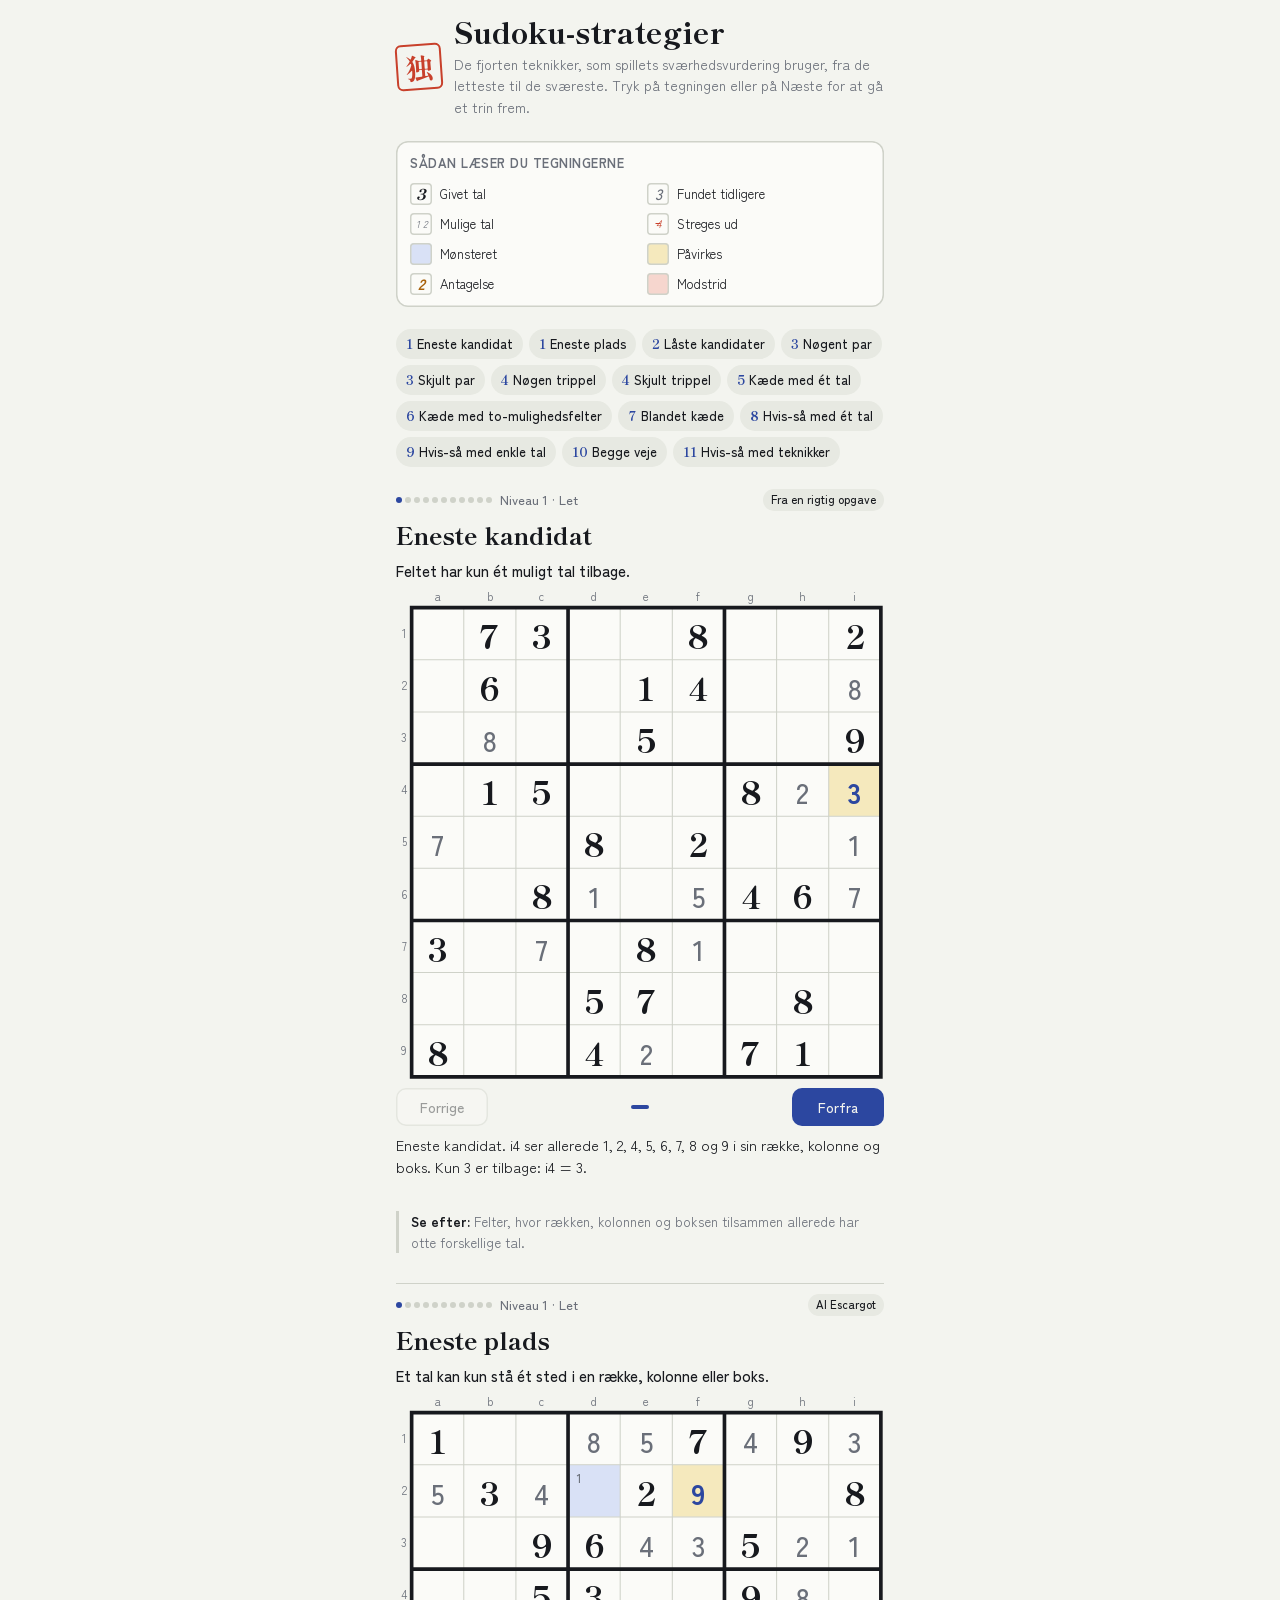
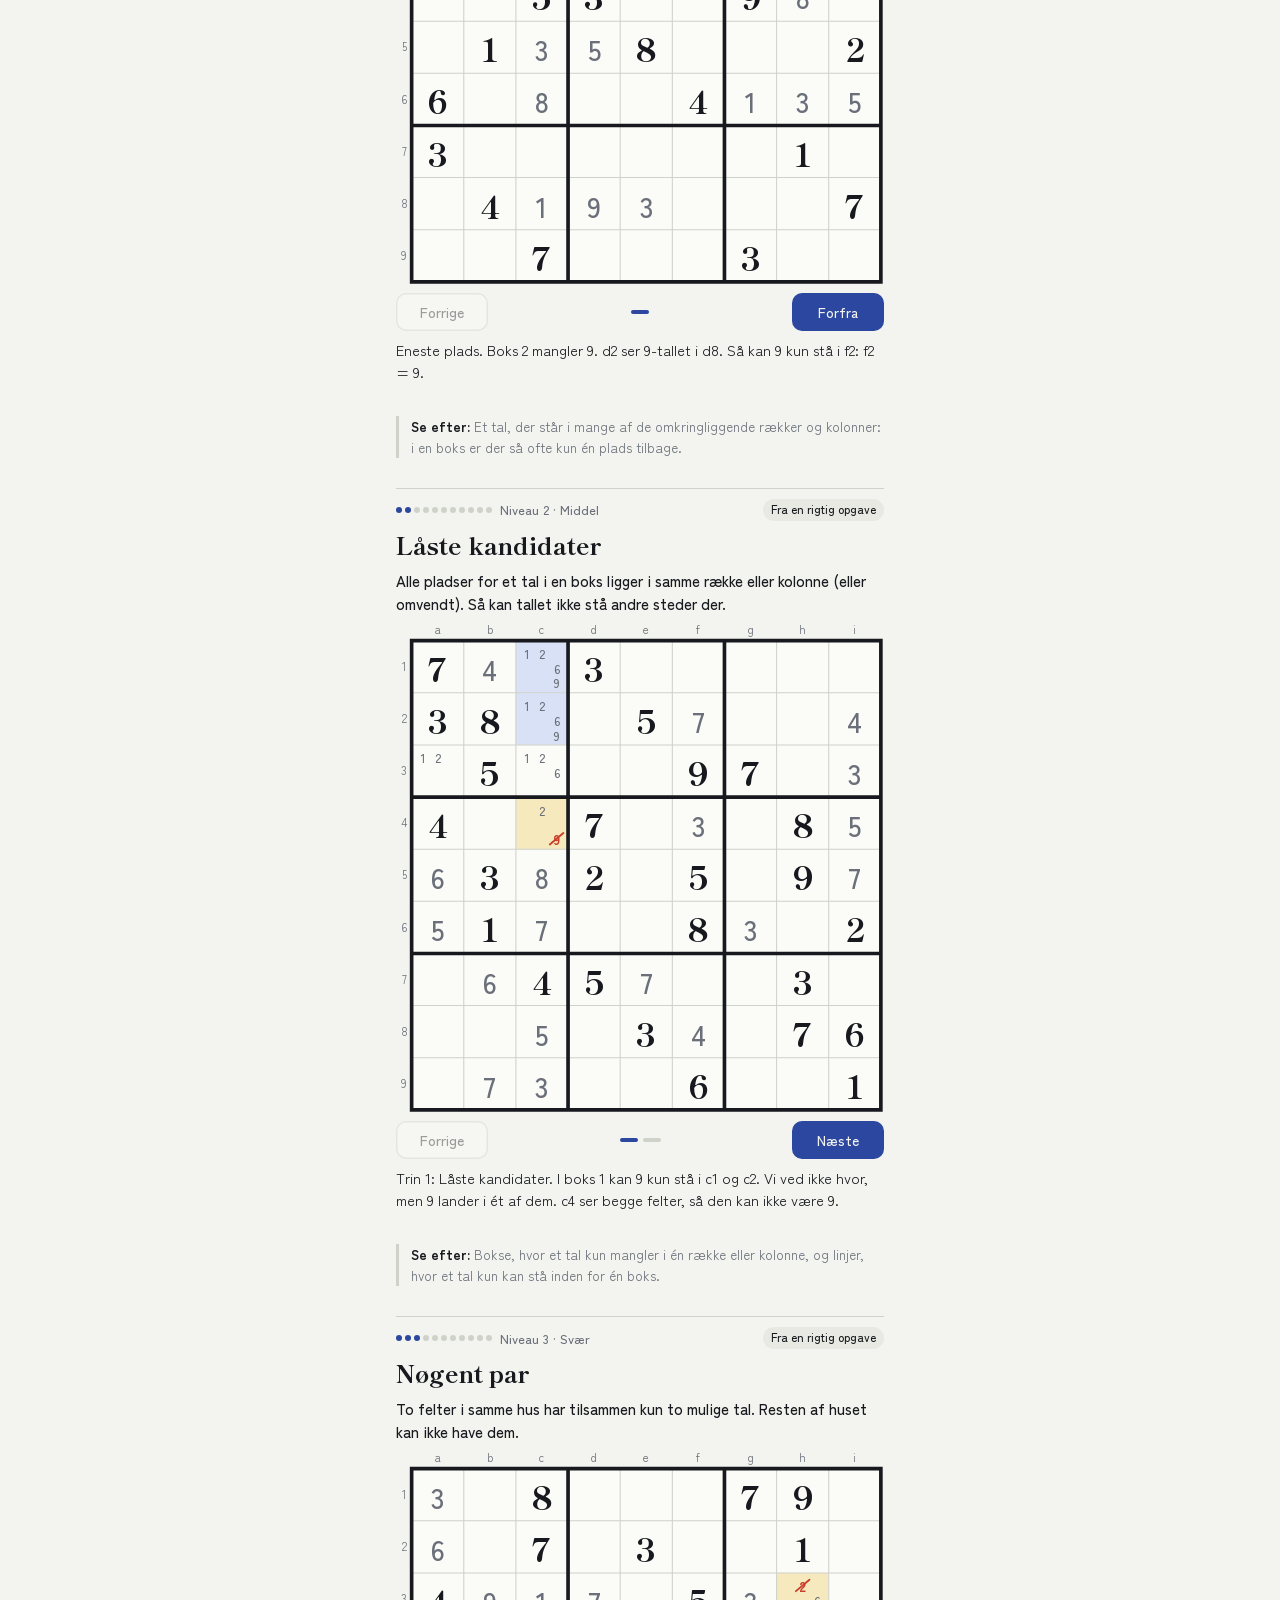
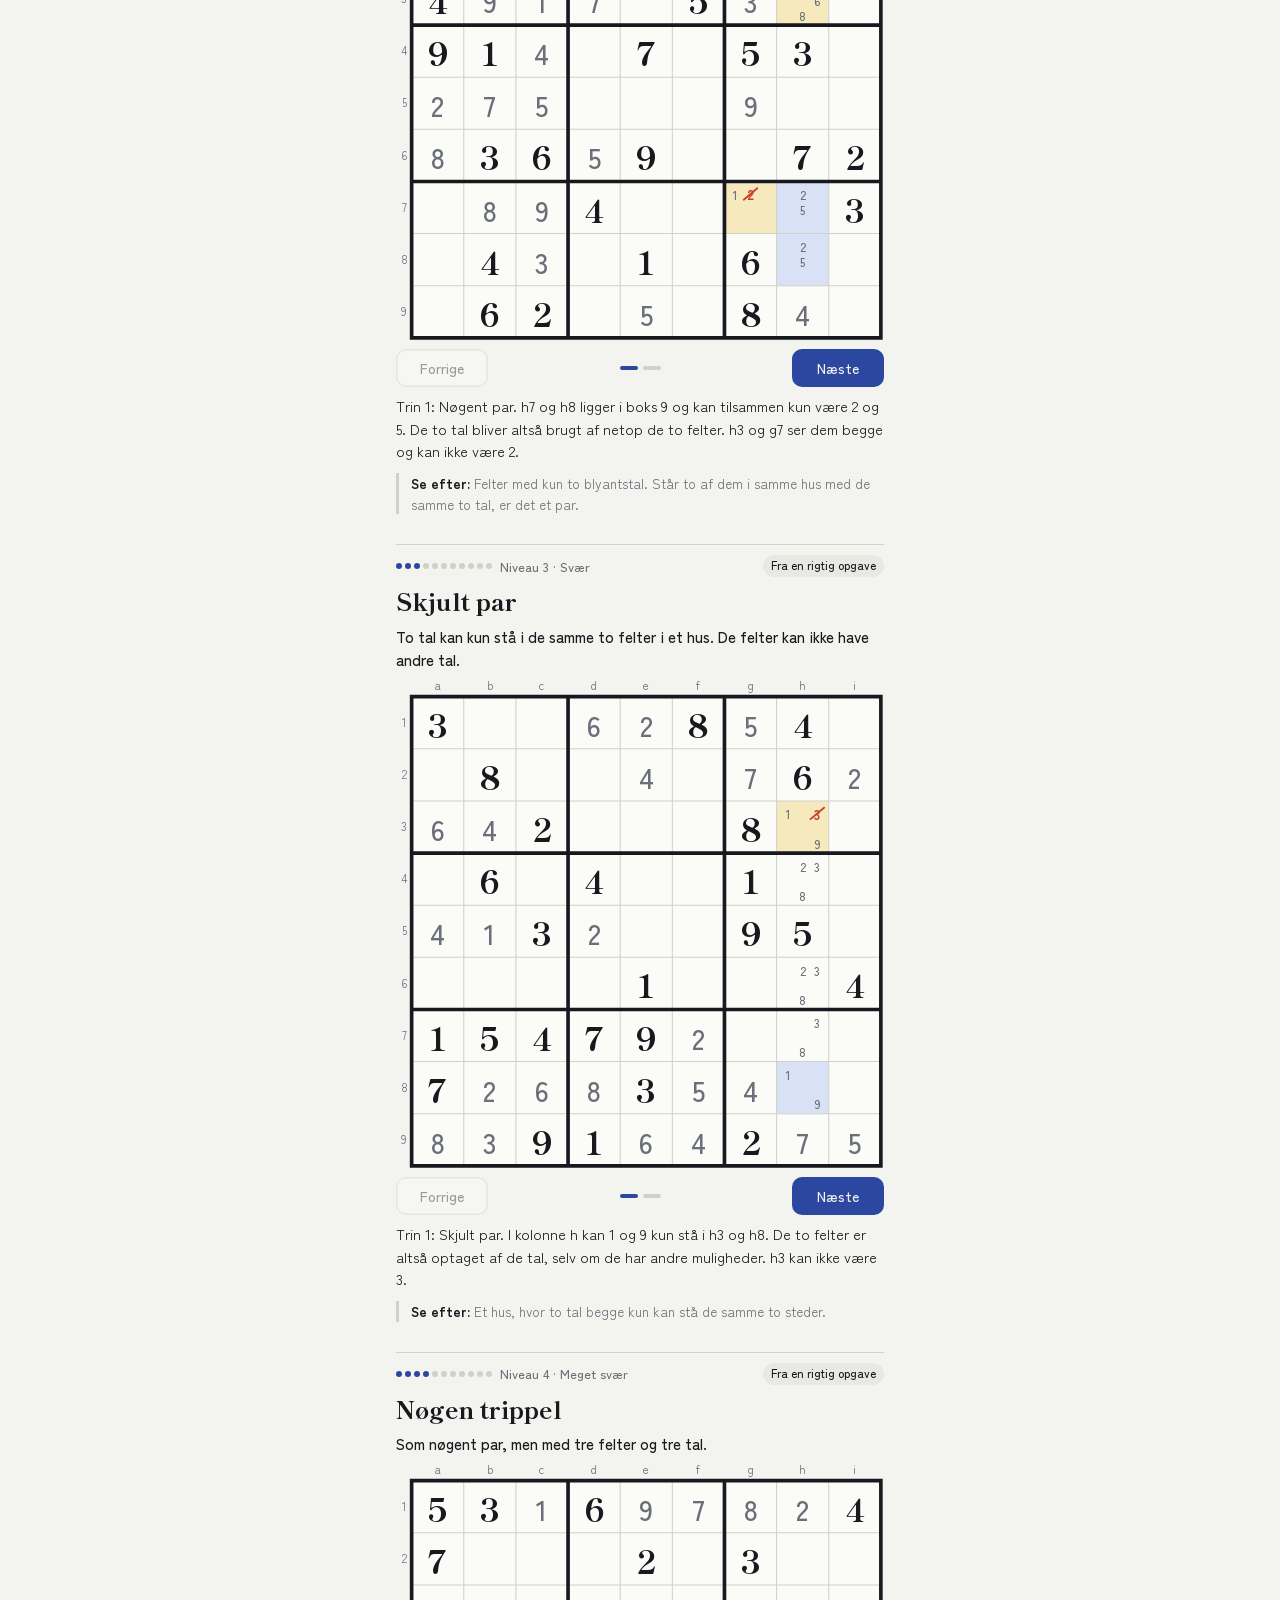
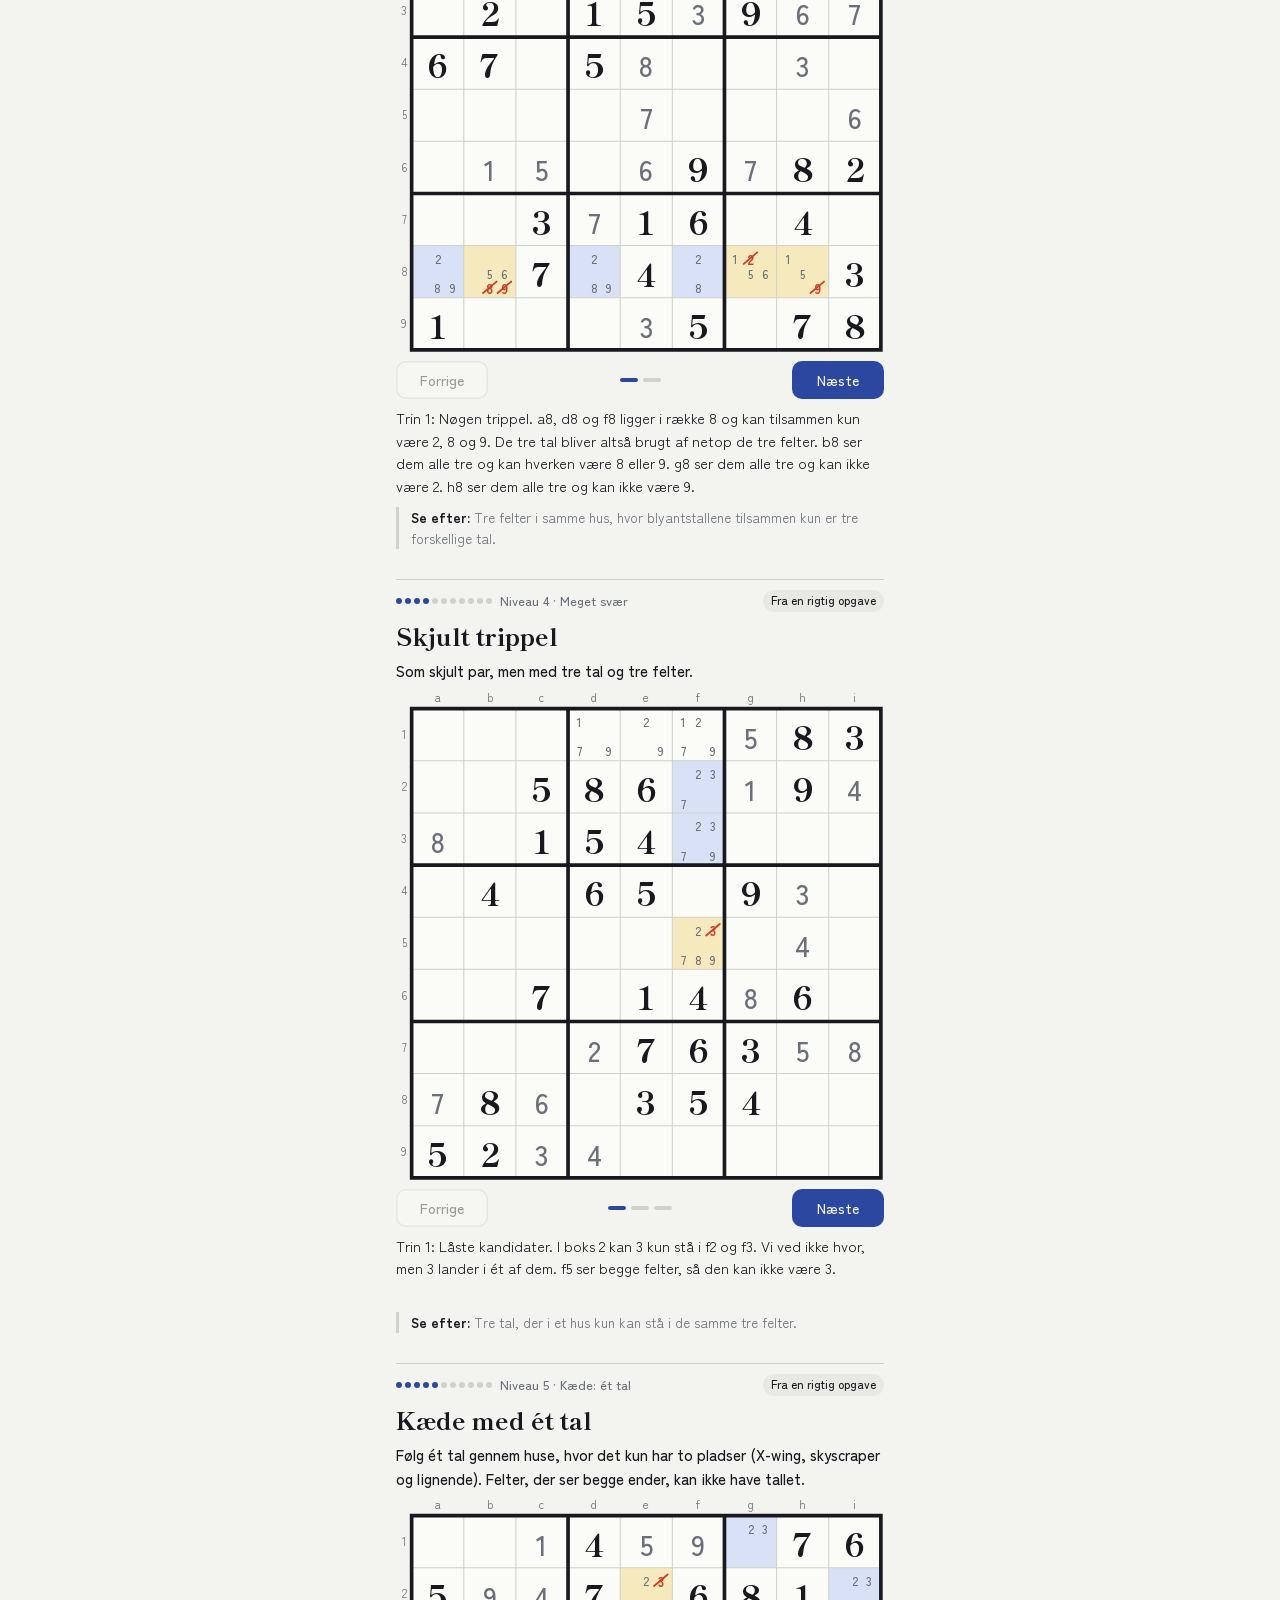
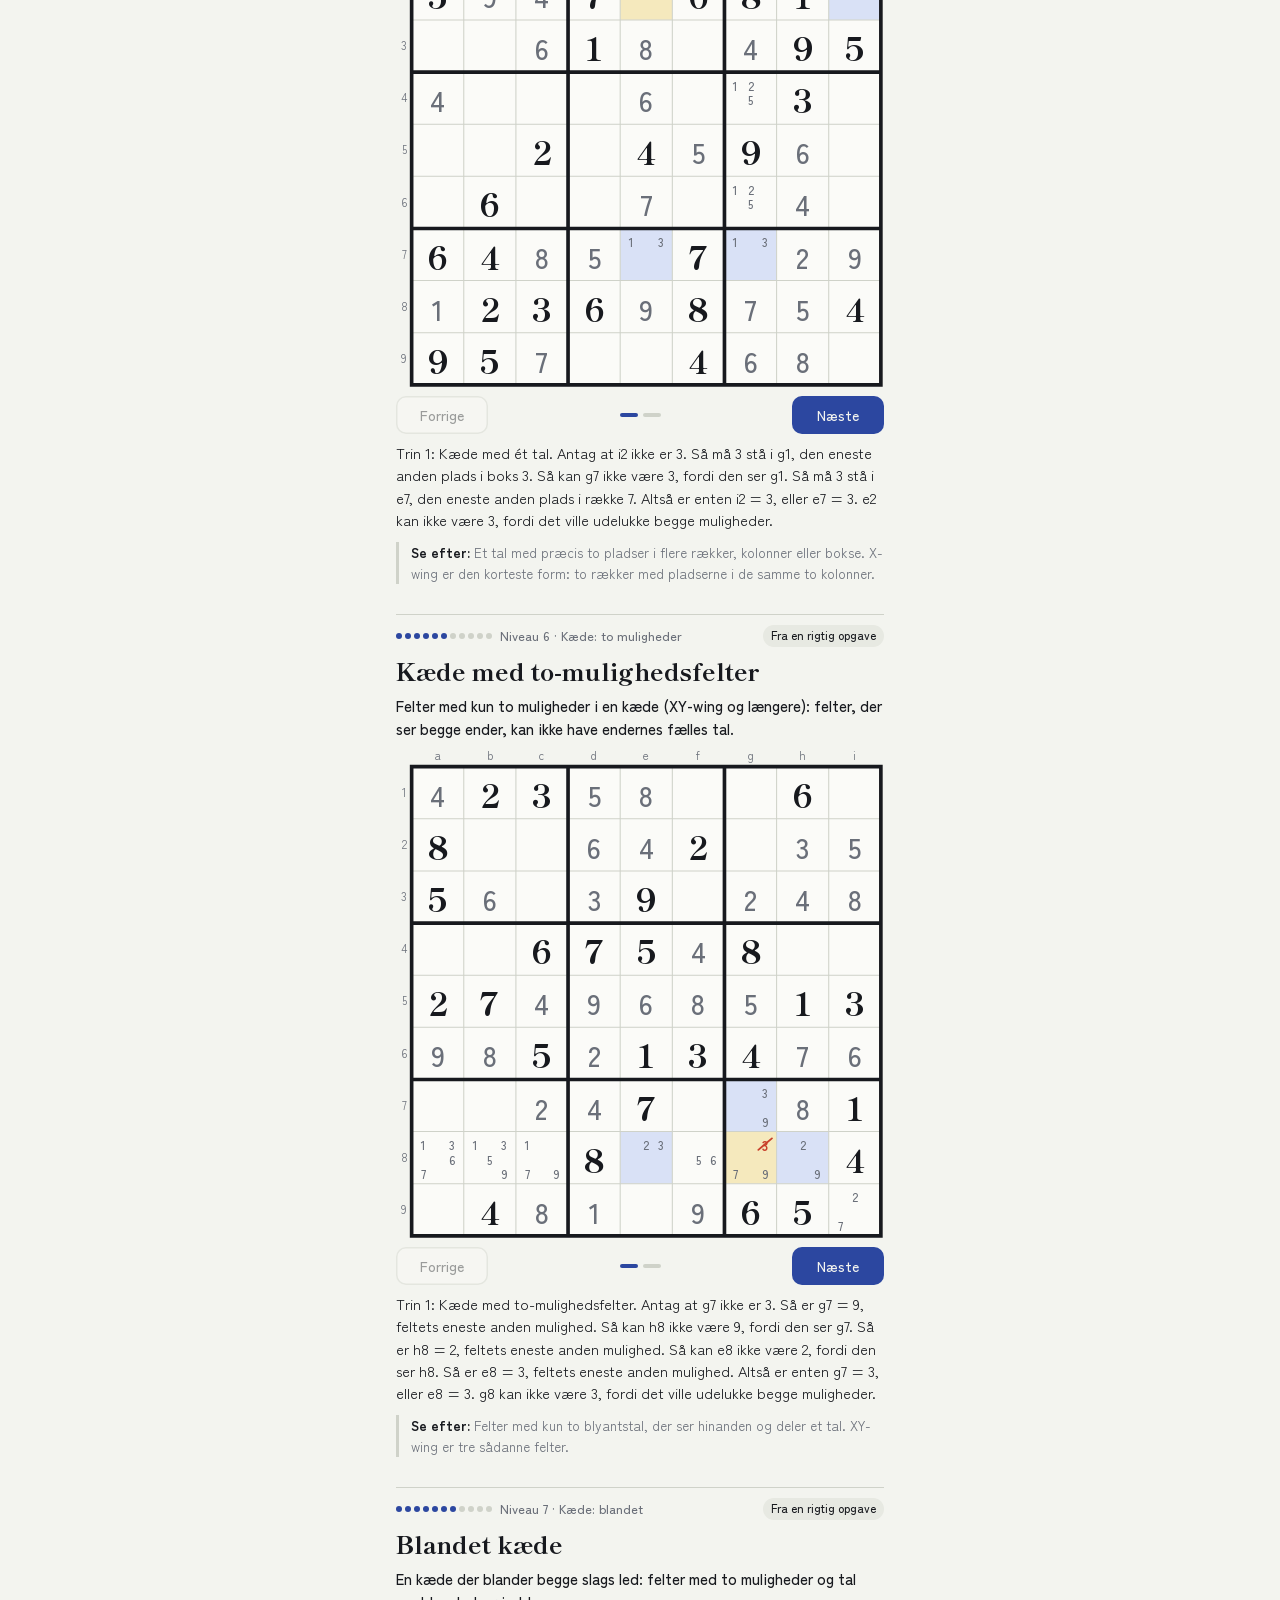
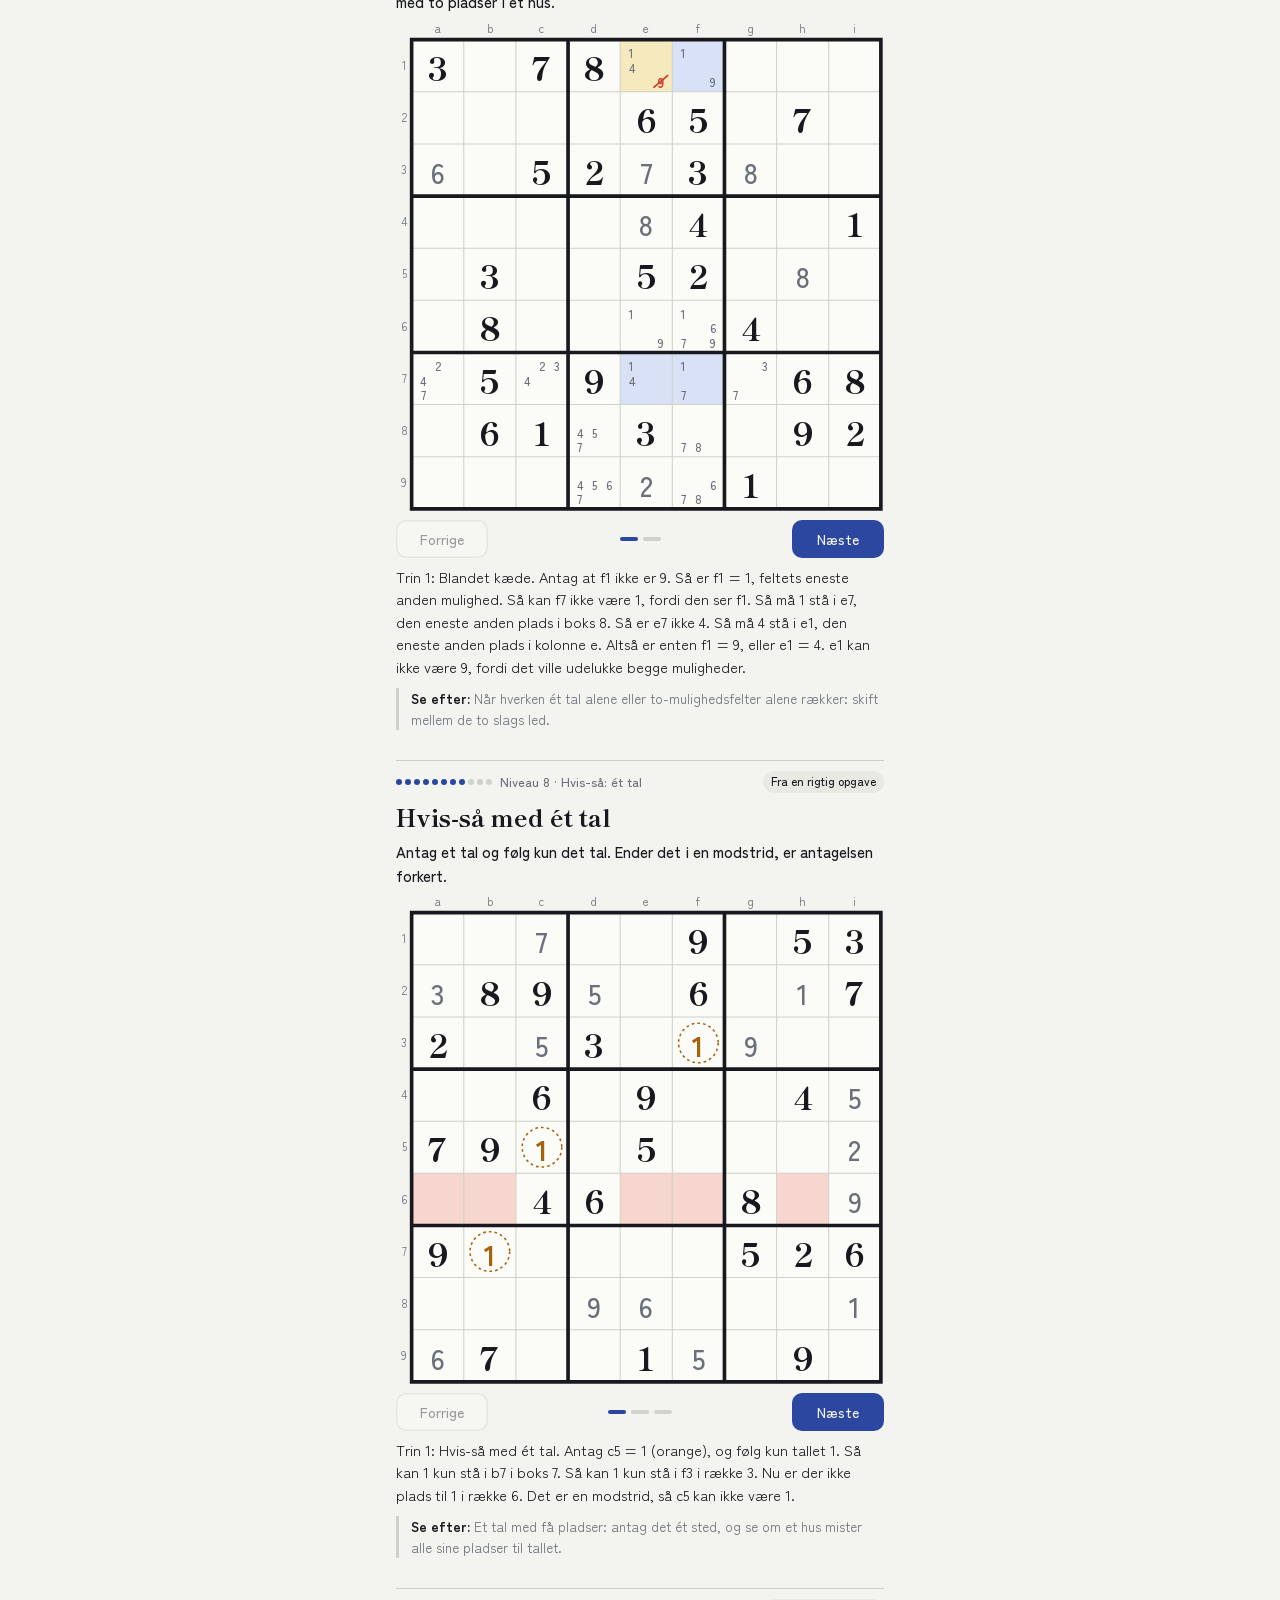
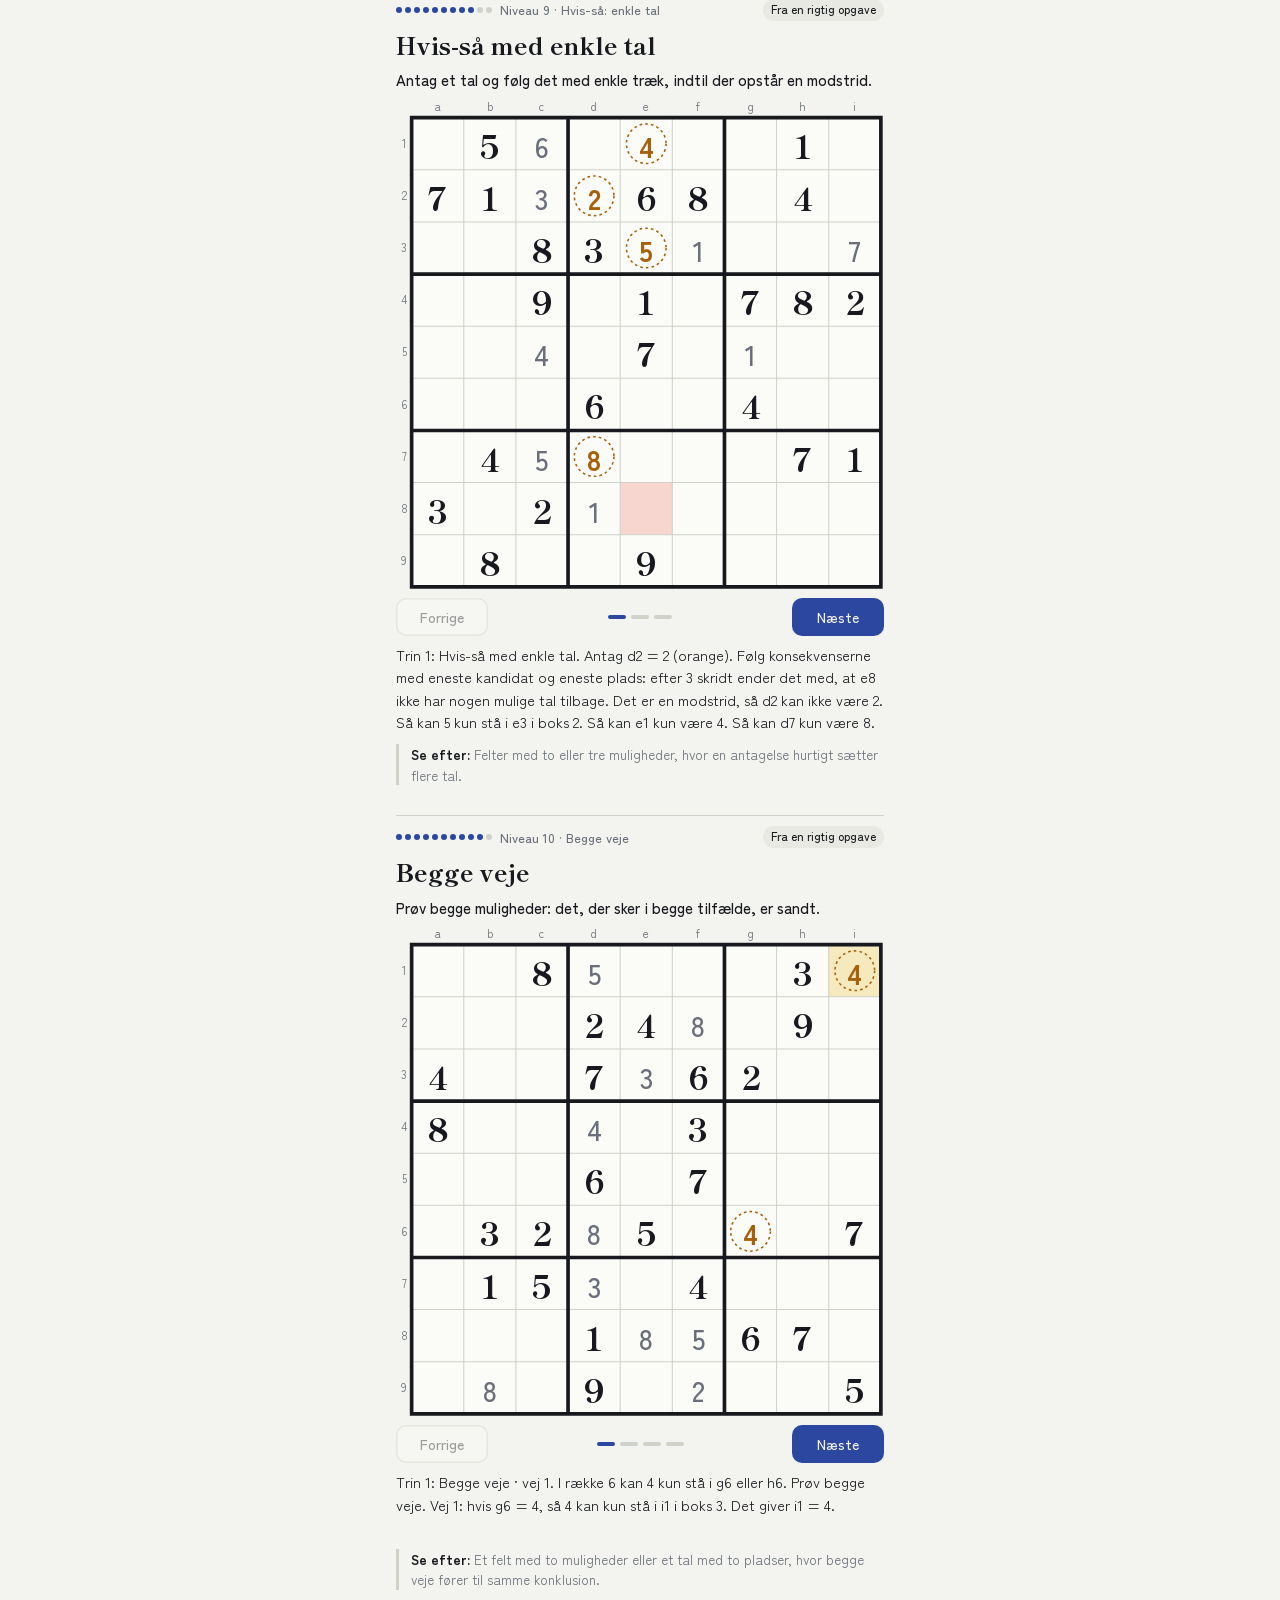
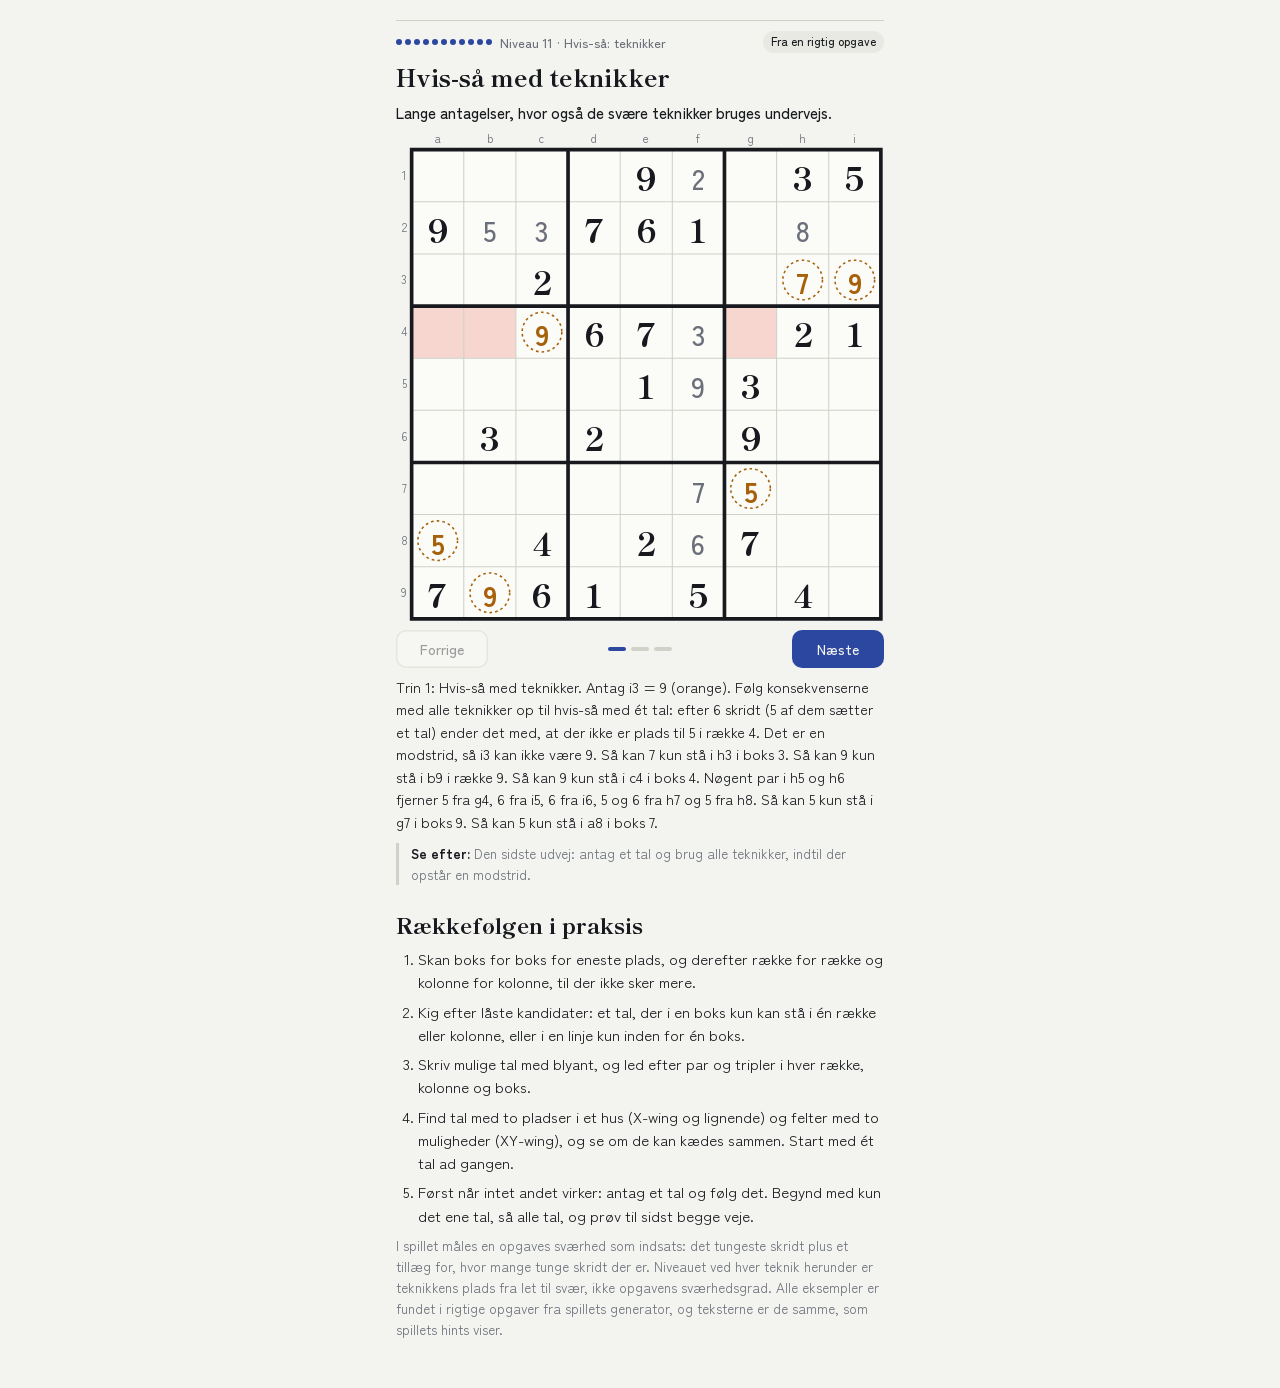
<file: web/sudoku/guide-da.html>
<!DOCTYPE html>
<html lang="da">
<head>
<meta charset="utf-8">
<meta name="viewport" content="width=device-width, initial-scale=1">
<title>Sudoku-strategier</title>
<link rel="icon" href="icons/icon-192.png" type="image/png">
<link rel="preconnect" href="https://fonts.googleapis.com">
<link rel="preconnect" href="https://fonts.gstatic.com" crossorigin>
<link href="https://fonts.googleapis.com/css2?family=Shippori+Mincho+B1:wght@600;800&family=Zen+Kaku+Gothic+New:wght@400;500;700&display=swap" rel="stylesheet">
<script>try{var t=JSON.parse(localStorage.getItem("sudoku.settings")||"{}").theme;if(t==="light"||t==="dark")document.documentElement.setAttribute("data-theme",t)}catch(e){}</script>
<style>
/* Layout: one column of cards, one per strategy. Each card has a drawing you tap through. The same paper-and-marker style as the game. */
:root {
  --paper: #f3f4ef;
  --cell: #fbfbf8;
  --off: #e9eae4;
  --ink: #17191e;
  --mute: #6a6f79;
  --grid: #cfd2c9;
  --indigo: #2c47a0;
  --pat: #d9e1f6;
  --tgt: #f5e9bd;
  --badbg: #f6d6ce;
  --bad: #c8402b;
  --hypo: #a8610b;
  --stamp: #c8402b;
  --chip: #e7e9e2;
  --font-display: "Shippori Mincho B1", "Hiragino Mincho ProN", Georgia, serif;
  --font-body: "Zen Kaku Gothic New", "Hiragino Sans", system-ui, sans-serif;
  color-scheme: light;
}
@media (prefers-color-scheme: dark) {
  :root:not([data-theme="light"]) {
    --paper: #121419; --cell: #191c22; --off: #15171c; --ink: #e9eaee; --mute: #959aa6; --grid: #343843;
    --indigo: #93a9f2; --pat: #283357; --tgt: #3d3520; --badbg: #4a2620; --bad: #ff7c64; --hypo: #f0a54a;
    --stamp: #e0563f; --chip: #23262e; color-scheme: dark;
  }
}
:root[data-theme="dark"] {
  --paper: #121419; --cell: #191c22; --off: #15171c; --ink: #e9eaee; --mute: #959aa6; --grid: #343843;
  --indigo: #93a9f2; --pat: #283357; --tgt: #3d3520; --badbg: #4a2620; --bad: #ff7c64; --hypo: #f0a54a;
  --stamp: #e0563f; --chip: #23262e; color-scheme: dark;
}
* { box-sizing: border-box; }
html, body { margin: 0; background: var(--paper); color: var(--ink); }
body { font-family: var(--font-body); font-size: 15px; line-height: 1.55; -webkit-tap-highlight-color: transparent; }
main { max-width: 520px; margin: 0 auto; padding: 16px 16px 48px; display: flex; flex-direction: column; gap: 22px; }

header { display: grid; grid-template-columns: auto 1fr; gap: 6px 12px; align-items: center; }
.stamp { grid-row: span 2; width: 46px; height: 46px; border: 2.5px solid var(--stamp); color: var(--stamp); border-radius: 6px;
  display: grid; place-items: center; font-family: var(--font-display); font-weight: 800; font-size: 28px; transform: rotate(-4deg); }
h1 { margin: 0; font-family: var(--font-display); font-weight: 800; font-size: 30px; line-height: 1.05; text-wrap: balance; }
.lede { margin: 0; color: var(--mute); font-size: 14px; }

.legend { display: grid; grid-template-columns: 1fr 1fr; gap: 8px 14px; font-size: 13px; padding: 12px 14px; background: var(--cell);
  border-radius: 12px; box-shadow: inset 0 0 0 1.5px var(--grid); }
.legend h2 { grid-column: 1 / -1; margin: 0 0 2px; font-size: 13px; font-weight: 700; letter-spacing: 0.04em; text-transform: uppercase; color: var(--mute); }
.legend span { display: flex; align-items: center; gap: 8px; }
.sw { width: 22px; height: 22px; border-radius: 4px; flex: 0 0 auto; display: grid; place-items: center; font-size: 15px; line-height: 1;
  box-shadow: inset 0 0 0 1.5px var(--grid); background: var(--cell); }
.sw.given { font-family: var(--font-display); font-weight: 800; }
.sw.found { color: var(--mute); font-weight: 500; }
.sw.cand { font-size: 10px; color: var(--mute); }
.sw.pat { background: var(--pat); }
.sw.tgt { background: var(--tgt); }
.sw.badbg { background: var(--badbg); }
.sw.hypo { color: var(--hypo); font-weight: 700; }
.sw.strike { color: var(--bad); font-size: 11px; text-decoration: line-through; }

nav.toc { display: flex; flex-wrap: wrap; gap: 6px; }
nav.toc a { text-decoration: none; color: var(--ink); background: var(--chip); padding: 5px 10px; border-radius: 999px; font-size: 13px; font-weight: 500; }
nav.toc a b { font-family: var(--font-display); margin-right: 4px; color: var(--indigo); }
nav.toc a:focus-visible { outline: 2px solid var(--indigo); outline-offset: 2px; }

article { display: flex; flex-direction: column; gap: 10px; scroll-margin-top: 12px; }
.kicker { display: flex; align-items: center; gap: 8px; flex-wrap: wrap; font-size: 12.5px; color: var(--mute); font-weight: 500; }
.dots { display: inline-flex; gap: 3px; }
.dots i { width: 6px; height: 6px; border-radius: 50%; background: var(--grid); }
.dots i.on { background: var(--indigo); }
.real { margin-left: auto; font-size: 11.5px; padding: 2px 8px; border-radius: 999px; background: var(--chip); color: var(--ink); }
article h2 { margin: 0; font-family: var(--font-display); font-weight: 800; font-size: 24px; line-height: 1.15; text-wrap: balance; }
.rule { margin: 0; font-weight: 500; }
figure { margin: 0; display: flex; flex-direction: column; gap: 8px; }
figure svg { width: 100%; height: auto; display: block; cursor: pointer; user-select: none; -webkit-user-select: none; }
.stepper { display: grid; grid-template-columns: auto 1fr auto; align-items: center; gap: 8px; }
.stepper button { border: 0; border-radius: 10px; background: var(--cell); color: var(--ink); font: 500 14px var(--font-body); padding: 9px 14px;
  box-shadow: inset 0 0 0 1.5px var(--grid); cursor: pointer; min-width: 92px; }
.stepper button.next { background: var(--indigo); color: var(--paper); box-shadow: none; }
.stepper button:disabled { opacity: 0.4; cursor: default; }
.stepper button:focus-visible { outline: 2px solid var(--indigo); outline-offset: 2px; }
.progress { display: flex; justify-content: center; gap: 5px; }
.progress i { width: 18px; height: 4px; border-radius: 2px; background: var(--grid); }
.progress i.on { background: var(--indigo); }
.caption { margin: 0; min-height: 4.65em; font-size: 14.5px; }
.look { margin: 0; font-size: 13.5px; color: var(--mute); padding-left: 12px; border-left: 3px solid var(--grid); }
.look b { color: var(--ink); font-weight: 700; }
hr { border: 0; border-top: 1px solid var(--grid); margin: 0; width: 100%; }

section.practice h2 { margin: 0 0 6px; font-family: var(--font-display); font-weight: 800; font-size: 22px; }
section.practice ol { margin: 0; padding-left: 22px; display: flex; flex-direction: column; gap: 6px; }
section.practice p { margin: 8px 0 0; color: var(--mute); font-size: 13.5px; }
</style>
</head>
<body>
<main>
  <header>
    <div class="stamp" aria-hidden="true">独</div>
    <h1>Sudoku-strategier</h1>
    <p class="lede">De fjorten teknikker, som spillets sværhedsvurdering bruger, fra de letteste til de sværeste. Tryk på tegningen eller på Næste for at gå et trin frem.</p>
  </header>

  <div class="legend" aria-label="Sådan læser du tegningerne">
    <h2>Sådan læser du tegningerne</h2>
    <span><i class="sw given">3</i>Givet tal</span>
    <span><i class="sw found">3</i>Fundet tidligere</span>
    <span><i class="sw cand">1 2</i>Mulige tal</span>
    <span><i class="sw strike">4</i>Streges ud</span>
    <span><i class="sw pat"></i>Mønsteret</span>
    <span><i class="sw tgt"></i>Påvirkes</span>
    <span><i class="sw hypo">2</i>Antagelse</span>
    <span><i class="sw badbg"></i>Modstrid</span>
  </div>

  <nav class="toc" id="toc" aria-label="Indhold"></nav>
  <div id="cards" style="display:flex;flex-direction:column;gap:30px"></div>

  <section class="practice">
    <h2>Rækkefølgen i praksis</h2>
    <ol>
      <li>Skan boks for boks for eneste plads, og derefter række for række og kolonne for kolonne, til der ikke sker mere.</li>
      <li>Kig efter låste kandidater: et tal, der i en boks kun kan stå i én række eller kolonne, eller i en linje kun inden for én boks.</li>
      <li>Skriv mulige tal med blyant, og led efter par og tripler i hver række, kolonne og boks.</li>
      <li>Find tal med to pladser i et hus (X-wing og lignende) og felter med to muligheder (XY-wing), og se om de kan kædes sammen. Start med ét tal ad gangen.</li>
      <li>Først når intet andet virker: antag et tal og følg det. Begynd med kun det ene tal, så alle tal, og prøv til sidst begge veje.</li>
    </ol>
    <p>I spillet måles en opgaves sværhed som indsats: det tungeste skridt plus et tillæg for, hvor mange tunge skridt der er. Niveauet ved hver teknik herunder er teknikkens plads fra let til svær, ikke opgavens sværhedsgrad. Alle eksempler er fundet i rigtige opgaver fra spillets generator, og teksterne er de samme, som spillets hints viser.</p>
  </section>
</main>

<script>
const EXAMPLES = [{"id":"eneste-kandidat","level":1,"name":"Eneste kandidat","rule":"Feltet har kun ét muligt tal tilbage.","look":"Felter, hvor rækken, kolonnen og boksen tilsammen allerede har otte forskellige tal.","R":9,"C":9,"regions":["AAABBBCCC","AAABBBCCC","AAABBBCCC","DDDEEEFFF","DDDEEEFFF","DDDEEEFFF","GGGHHHIII","GGGHHHIII","GGGHHHIII"],"givens":{"b1":7,"c1":3,"f1":8,"i1":2,"b2":6,"e2":1,"f2":4,"e3":5,"i3":9,"b4":1,"c4":5,"g4":8,"d5":8,"f5":2,"c6":8,"g6":4,"h6":6,"a7":3,"e7":8,"d8":5,"e8":7,"h8":8,"a9":8,"d9":4,"g9":7,"h9":1},"base":{"val":{"i2":8,"b3":8,"h4":2,"a5":7,"i5":1,"d6":1,"f6":5,"i6":7,"c7":7,"f7":1,"e9":2},"cand":{}},"real":true,"code":"SD1-9X9-B92WH-AJ2C0-M3118-5R5T4-2W9TM-GQ055-HEQ4S-D07T","source":null,"frames":[{"full":{"val":{"i2":8,"b3":8,"h4":2,"a5":7,"i5":1,"d6":1,"f6":5,"i6":7,"c7":7,"f7":1,"e9":2},"cand":{"i4":"3"}},"pattern":[],"target":["i4"],"set":{"i4":3},"newv":["i4"],"text":"Eneste kandidat. i4 ser allerede 1, 2, 4, 5, 6, 7, 8 og 9 i sin række, kolonne og boks. Kun 3 er tilbage: i4 = 3."}]},{"id":"eneste-plads","level":1,"name":"Eneste plads","rule":"Et tal kan kun stå ét sted i en række, kolonne eller boks.","look":"Et tal, der står i mange af de omkringliggende rækker og kolonner: i en boks er der så ofte kun én plads tilbage.","R":9,"C":9,"regions":["AAABBBCCC","AAABBBCCC","AAABBBCCC","DDDEEEFFF","DDDEEEFFF","DDDEEEFFF","GGGHHHIII","GGGHHHIII","GGGHHHIII"],"givens":{"a1":1,"f1":7,"h1":9,"b2":3,"e2":2,"i2":8,"c3":9,"d3":6,"g3":5,"c4":5,"d4":3,"g4":9,"b5":1,"e5":8,"i5":2,"a6":6,"f6":4,"a7":3,"h7":1,"b8":4,"i8":7,"c9":7,"g9":3},"base":{"val":{"d1":8,"e1":5,"g1":4,"i1":3,"a2":5,"c2":4,"e3":4,"f3":3,"h3":2,"i3":1,"h4":8,"c5":3,"d5":5,"c6":8,"g6":1,"h6":3,"i6":5,"c8":1,"d8":9,"e8":3},"cand":{}},"real":true,"code":"SD1-9X9-G1CR4-H25SH-AA0MJ-60G5R-HN164-G20K0-B2R91-4M","source":"AI Escargot","frames":[{"full":{"val":{"d1":8,"e1":5,"g1":4,"i1":3,"a2":5,"c2":4,"e3":4,"f3":3,"h3":2,"i3":1,"h4":8,"c5":3,"d5":5,"c6":8,"g6":1,"h6":3,"i6":5,"c8":1,"d8":9,"e8":3},"cand":{"d2":"1","f2":"19"}},"pattern":["d2"],"target":["f2"],"set":{"f2":9},"newv":["f2"],"text":"Eneste plads. Boks 2 mangler 9. d2 ser 9-tallet i d8. Så kan 9 kun stå i f2: f2 = 9."}]},{"id":"laaste-kandidater","level":2,"name":"Låste kandidater","rule":"Alle pladser for et tal i en boks ligger i samme række eller kolonne (eller omvendt). Så kan tallet ikke stå andre steder der.","look":"Bokse, hvor et tal kun mangler i én række eller kolonne, og linjer, hvor et tal kun kan stå inden for én boks.","R":9,"C":9,"regions":["AAABBBCCC","AAABBBCCC","AAABBBCCC","DDDEEEFFF","DDDEEEFFF","DDDEEEFFF","GGGHHHIII","GGGHHHIII","GGGHHHIII"],"givens":{"a1":7,"d1":3,"a2":3,"b2":8,"e2":5,"b3":5,"f3":9,"g3":7,"a4":4,"d4":7,"h4":8,"b5":3,"d5":2,"f5":5,"h5":9,"b6":1,"f6":8,"i6":2,"c7":4,"d7":5,"h7":3,"e8":3,"h8":7,"i8":6,"f9":6,"i9":1},"base":{"val":{"b1":4,"f2":7,"i2":4,"i3":3,"f4":3,"i4":5,"a5":6,"c5":8,"i5":7,"a6":5,"c6":7,"g6":3,"b7":6,"e7":7,"c8":5,"f8":4,"b9":7,"c9":3},"cand":{}},"real":true,"code":"SD1-9X9-P4G4N-S8186-5H6B1-E94AH-G81E8-JEG90-92TM2-MGSB","source":null,"frames":[{"full":{"val":{"b1":4,"f2":7,"i2":4,"i3":3,"f4":3,"i4":5,"a5":6,"c5":8,"i5":7,"a6":5,"c6":7,"g6":3,"b7":6,"e7":7,"c8":5,"f8":4,"b9":7,"c9":3},"cand":{"c1":"1269","c2":"1269","a3":"12","c3":"126","c4":"29"}},"pattern":["c1","c2"],"target":["c4"],"strike":{"c4":"9"},"text":"Trin 1: Låste kandidater. I boks 1 kan 9 kun stå i c1 og c2. Vi ved ikke hvor, men 9 lander i ét af dem. c4 ser begge felter, så den kan ikke være 9."},{"full":{"val":{"b1":4,"f2":7,"i2":4,"i3":3,"f4":3,"i4":5,"a5":6,"c5":8,"i5":7,"a6":5,"c6":7,"g6":3,"b7":6,"e7":7,"c8":5,"f8":4,"b9":7,"c9":3},"cand":{"b4":"29","c4":"2"}},"pattern":["c4"],"target":["b4"],"set":{"b4":9},"newv":["b4"],"text":"Eneste plads. Boks 4 mangler 9. c4 mistede 9 i trin 1. Så kan 9 kun stå i b4: b4 = 9."}]},{"id":"noegent-par","level":3,"name":"Nøgent par","rule":"To felter i samme hus har tilsammen kun to mulige tal. Resten af huset kan ikke have dem.","look":"Felter med kun to blyantstal. Står to af dem i samme hus med de samme to tal, er det et par.","R":9,"C":9,"regions":["AAABBBCCC","AAABBBCCC","AAABBBCCC","DDDEEEFFF","DDDEEEFFF","DDDEEEFFF","GGGHHHIII","GGGHHHIII","GGGHHHIII"],"givens":{"c1":8,"g1":7,"h1":9,"c2":7,"e2":3,"h2":1,"a3":4,"f3":5,"a4":9,"b4":1,"e4":7,"g4":5,"h4":3,"b6":3,"c6":6,"e6":9,"h6":7,"i6":2,"d7":4,"i7":3,"b8":4,"e8":1,"g8":6,"b9":6,"c9":2,"g9":8},"base":{"val":{"a1":3,"a2":6,"b3":9,"c3":1,"d3":7,"g3":3,"c4":4,"a5":2,"b5":7,"c5":5,"g5":9,"a6":8,"d6":5,"b7":8,"c7":9,"c8":3,"e9":5,"h9":4},"cand":{}},"real":true,"code":"SD1-9X9-5RPR2-S484R-A1H0B-54G02-ANGB8-H6296-858NH-2WT4","source":null,"frames":[{"full":{"val":{"a1":3,"a2":6,"b3":9,"c3":1,"d3":7,"g3":3,"c4":4,"a5":2,"b5":7,"c5":5,"g5":9,"a6":8,"d6":5,"b7":8,"c7":9,"c8":3,"e9":5,"h9":4},"cand":{"h3":"268","g7":"12","h7":"25","h8":"25"}},"pattern":["h7","h8"],"target":["h3","g7"],"strike":{"h3":"2","g7":"2"},"text":"Trin 1: Nøgent par. h7 og h8 ligger i boks 9 og kan tilsammen kun være 2 og 5. De to tal bliver altså brugt af netop de to felter. h3 og g7 ser dem begge og kan ikke være 2."},{"full":{"val":{"a1":3,"a2":6,"b3":9,"c3":1,"d3":7,"g3":3,"c4":4,"a5":2,"b5":7,"c5":5,"g5":9,"a6":8,"d6":5,"b7":8,"c7":9,"c8":3,"e9":5,"h9":4},"cand":{"i1":"456","g2":"24","i2":"458","h3":"68","i3":"68"}},"pattern":["i1","i2","h3","i3"],"target":["g2"],"set":{"g2":2},"newv":["g2"],"text":"Eneste plads. Boks 3 mangler 2. i1, i2 og i3 ser 2-tallet i i6. h3 mistede 2 i trin 1. Så kan 2 kun stå i g2: g2 = 2."}]},{"id":"skjult-par","level":3,"name":"Skjult par","rule":"To tal kan kun stå i de samme to felter i et hus. De felter kan ikke have andre tal.","look":"Et hus, hvor to tal begge kun kan stå de samme to steder.","R":9,"C":9,"regions":["AAABBBCCC","AAABBBCCC","AAABBBCCC","DDDEEEFFF","DDDEEEFFF","DDDEEEFFF","GGGHHHIII","GGGHHHIII","GGGHHHIII"],"givens":{"a1":3,"f1":8,"h1":4,"b2":8,"h2":6,"c3":2,"g3":8,"b4":6,"d4":4,"g4":1,"c5":3,"g5":9,"h5":5,"e6":1,"i6":4,"a7":1,"b7":5,"c7":4,"d7":7,"e7":9,"a8":7,"e8":3,"c9":9,"d9":1,"g9":2},"base":{"val":{"d1":6,"e1":2,"g1":5,"e2":4,"g2":7,"i2":2,"a3":6,"b3":4,"a5":4,"b5":1,"d5":2,"f7":2,"b8":2,"c8":6,"d8":8,"f8":5,"g8":4,"a9":8,"b9":3,"e9":6,"f9":4,"h9":7,"i9":5},"cand":{}},"real":true,"code":"SD1-9X9-J1EK5-R58H2-WAMS0-28CA0-81719-7DG2R-90641-22WG","source":null,"frames":[{"full":{"val":{"d1":6,"e1":2,"g1":5,"e2":4,"g2":7,"i2":2,"a3":6,"b3":4,"a5":4,"b5":1,"d5":2,"f7":2,"b8":2,"c8":6,"d8":8,"f8":5,"g8":4,"a9":8,"b9":3,"e9":6,"f9":4,"h9":7,"i9":5},"cand":{"h3":"139","h4":"238","h6":"238","h7":"38","h8":"19"}},"pattern":["h3","h8"],"target":["h3"],"strike":{"h3":"3"},"text":"Trin 1: Skjult par. I kolonne h kan 1 og 9 kun stå i h3 og h8. De to felter er altså optaget af de tal, selv om de har andre muligheder. h3 kan ikke være 3."},{"full":{"val":{"d1":6,"e1":2,"g1":5,"e2":4,"g2":7,"i2":2,"a3":6,"b3":4,"a5":4,"b5":1,"d5":2,"f7":2,"b8":2,"c8":6,"d8":8,"f8":5,"g8":4,"a9":8,"b9":3,"e9":6,"f9":4,"h9":7,"i9":5},"cand":{"i1":"19","h3":"19","i3":"139"}},"pattern":["i1","h3"],"target":["i3"],"set":{"i3":3},"newv":["i3"],"text":"Eneste plads. Boks 3 mangler 3. i1 ser 3-tallet i a1. h3 mistede 3 i trin 1. Så kan 3 kun stå i i3: i3 = 3."}]},{"id":"noegen-trippel","level":5,"name":"Nøgen trippel","rule":"Som nøgent par, men med tre felter og tre tal.","look":"Tre felter i samme hus, hvor blyantstallene tilsammen kun er tre forskellige tal.","R":9,"C":9,"regions":["AAABBBCCC","AAABBBCCC","AAABBBCCC","DDDEEEFFF","DDDEEEFFF","DDDEEEFFF","GGGHHHIII","GGGHHHIII","GGGHHHIII"],"givens":{"a1":5,"b1":3,"d1":6,"i1":4,"a2":7,"e2":2,"g2":3,"b3":2,"d3":1,"e3":5,"g3":9,"a4":6,"b4":7,"d4":5,"f6":9,"h6":8,"i6":2,"c7":3,"e7":1,"f7":6,"h7":4,"c8":7,"e8":4,"i8":3,"a9":1,"f9":5,"h9":7,"i9":8},"base":{"val":{"c1":1,"e1":9,"f1":7,"g1":8,"h1":2,"f3":3,"h3":6,"i3":7,"e4":8,"h4":3,"e5":7,"i5":6,"b6":1,"c6":5,"e6":6,"g6":7,"d7":7,"e9":3},"cand":{}},"real":true,"code":"SD1-9X9-MJAGK-P2544-A2HGA-V5000-0C5W9-4GN9H-CK2A0-52TWG-8","source":null,"frames":[{"full":{"val":{"c1":1,"e1":9,"f1":7,"g1":8,"h1":2,"f3":3,"h3":6,"i3":7,"e4":8,"h4":3,"e5":7,"i5":6,"b6":1,"c6":5,"e6":6,"g6":7,"d7":7,"e9":3},"cand":{"a8":"289","b8":"5689","d8":"289","f8":"28","g8":"1256","h8":"159"}},"pattern":["a8","d8","f8"],"target":["b8","g8","h8"],"strike":{"b8":"89","g8":"2","h8":"9"},"text":"Trin 1: Nøgen trippel. a8, d8 og f8 ligger i række 8 og kan tilsammen kun være 2, 8 og 9. De tre tal bliver altså brugt af netop de tre felter. b8 ser dem alle tre og kan hverken være 8 eller 9. g8 ser dem alle tre og kan ikke være 2. h8 ser dem alle tre og kan ikke være 9."},{"full":{"val":{"c1":1,"e1":9,"f1":7,"g1":8,"h1":2,"f3":3,"h3":6,"i3":7,"e4":8,"h4":3,"e5":7,"i5":6,"b6":1,"c6":5,"e6":6,"g6":7,"d7":7,"e9":3},"cand":{"g7":"25","i7":"59","g8":"156","h8":"15","g9":"26"}},"pattern":["g7","g8","h8","g9"],"target":["i7"],"set":{"i7":9},"newv":["i7"],"text":"Eneste plads. Boks 9 mangler 9. g7, g8 og g9 ser 9-tallet i g3. h8 mistede 9 i trin 1. Så kan 9 kun stå i i7: i7 = 9."}]},{"id":"skjult-trippel","level":5,"name":"Skjult trippel","rule":"Som skjult par, men med tre tal og tre felter.","look":"Tre tal, der i et hus kun kan stå i de samme tre felter.","R":9,"C":9,"regions":["AAABBBCCC","AAABBBCCC","AAABBBCCC","DDDEEEFFF","DDDEEEFFF","DDDEEEFFF","GGGHHHIII","GGGHHHIII","GGGHHHIII"],"givens":{"h1":8,"i1":3,"c2":5,"d2":8,"e2":6,"h2":9,"c3":1,"d3":5,"e3":4,"b4":4,"d4":6,"e4":5,"g4":9,"c6":7,"e6":1,"f6":4,"h6":6,"e7":7,"f7":6,"g7":3,"b8":8,"e8":3,"f8":5,"g8":4,"a9":5,"b9":2},"base":{"val":{"g1":5,"g2":1,"i2":4,"a3":8,"h4":3,"h5":4,"g6":8,"d7":2,"h7":5,"i7":8,"a8":7,"c8":6,"c9":3,"d9":4},"cand":{}},"real":true,"code":"SD1-9X9-05WH9-FAC11-9616N-MC001-CGKAG-BAS1E-9A9JJ-40ZV","source":null,"frames":[{"full":{"val":{"g1":5,"g2":1,"i2":4,"a3":8,"h4":3,"h5":4,"g6":8,"d7":2,"h7":5,"i7":8,"a8":7,"c8":6,"c9":3,"d9":4},"cand":{"d1":"179","e1":"29","f1":"1279","f2":"237","f3":"2379","f5":"23789"}},"pattern":["f2","f3"],"target":["f5"],"strike":{"f5":"3"},"text":"Trin 1: Låste kandidater. I boks 2 kan 3 kun stå i f2 og f3. Vi ved ikke hvor, men 3 lander i ét af dem. f5 ser begge felter, så den kan ikke være 3."},{"full":{"val":{"g1":5,"g2":1,"i2":4,"a3":8,"h4":3,"h5":4,"g6":8,"d7":2,"h7":5,"i7":8,"a8":7,"c8":6,"c9":3,"d9":4},"cand":{"a5":"12369","b5":"13569","c5":"289","d5":"379","e5":"289","f5":"2789","g5":"27","i5":"1257"}},"pattern":["a5","b5","i5"],"target":["a5","b5","i5"],"strike":{"a5":"239","b5":"39","i5":"27"},"text":"Trin 2: Skjult trippel. I række 5 kan 1, 5 og 6 kun stå i a5, b5 og i5. De tre felter er altså optaget af de tal, selv om de har andre muligheder. a5 kan hverken være 2, 3 eller 9. b5 kan hverken være 3 eller 9. i5 kan hverken være 2 eller 7."},{"full":{"val":{"g1":5,"g2":1,"i2":4,"a3":8,"h4":3,"h5":4,"g6":8,"d7":2,"h7":5,"i7":8,"a8":7,"c8":6,"c9":3,"d9":4},"cand":{"a5":"16","b5":"156","c5":"289","d5":"379","e5":"289","f5":"2789","g5":"27","i5":"15"}},"pattern":["a5","b5","c5","e5","f5","g5","i5"],"target":["d5"],"set":{"d5":3},"newv":["d5"],"text":"Eneste plads. Række 5 mangler 3. c5 ser 3-tallet i c9. e5 ser 3-tallet i e8. g5 ser 3-tallet i h4. i5 ser 3-tallet i i1. a5 og b5 mistede 3 i trin 2. f5 mistede 3 i trin 1. Så kan 3 kun stå i d5: d5 = 3."}]},{"id":"kaede-et-tal","level":6,"name":"Kæde med ét tal","rule":"Følg ét tal gennem huse, hvor det kun har to pladser (X-wing, skyscraper og lignende). Felter, der ser begge ender, kan ikke have tallet.","look":"Et tal med præcis to pladser i flere rækker, kolonner eller bokse. X-wing er den korteste form: to rækker med pladserne i de samme to kolonner.","R":9,"C":9,"regions":["AAABBBCCC","AAABBBCCC","AAABBBCCC","DDDEEEFFF","DDDEEEFFF","DDDEEEFFF","GGGHHHIII","GGGHHHIII","GGGHHHIII"],"givens":{"d1":4,"h1":7,"i1":6,"a2":5,"d2":7,"f2":6,"g2":8,"h2":1,"d3":1,"h3":9,"i3":5,"h4":3,"c5":2,"e5":4,"g5":9,"b6":6,"a7":6,"b7":4,"f7":7,"b8":2,"c8":3,"d8":6,"f8":8,"i8":4,"a9":9,"b9":5,"f9":4},"base":{"val":{"c1":1,"e1":5,"f1":9,"b2":9,"c2":4,"c3":6,"e3":8,"g3":4,"a4":4,"e4":6,"f5":5,"h5":6,"e6":7,"h6":4,"c7":8,"d7":5,"h7":2,"i7":9,"a8":1,"e8":9,"g8":7,"h8":5,"c9":7,"g9":6,"h9":8},"cand":{}},"real":true,"code":"SD1-9X9-2CBAT-2SBF0-20CA0-288MV-0AG2P-CB0HJ-NBJF2-G9HH4","source":null,"frames":[{"full":{"val":{"c1":1,"e1":5,"f1":9,"b2":9,"c2":4,"c3":6,"e3":8,"g3":4,"a4":4,"e4":6,"f5":5,"h5":6,"e6":7,"h6":4,"c7":8,"d7":5,"h7":2,"i7":9,"a8":1,"e8":9,"g8":7,"h8":5,"c9":7,"g9":6,"h9":8},"cand":{"g1":"23","e2":"23","i2":"23","g4":"125","g6":"125","e7":"13","g7":"13"}},"pattern":["i2","g1","g7","e7"],"target":["e2"],"strike":{"e2":"3"},"text":"Trin 1: Kæde med ét tal. Antag at i2 ikke er 3. Så må 3 stå i g1, den eneste anden plads i boks 3. Så kan g7 ikke være 3, fordi den ser g1. Så må 3 stå i e7, den eneste anden plads i række 7. Altså er enten i2 = 3, eller e7 = 3. e2 kan ikke være 3, fordi det ville udelukke begge muligheder."},{"full":{"val":{"c1":1,"e1":5,"f1":9,"b2":9,"c2":4,"c3":6,"e3":8,"g3":4,"a4":4,"e4":6,"f5":5,"h5":6,"e6":7,"h6":4,"c7":8,"d7":5,"h7":2,"i7":9,"a8":1,"e8":9,"g8":7,"h8":5,"c9":7,"g9":6,"h9":8},"cand":{"e2":"2","f3":"23"}},"pattern":["e2"],"target":["f3"],"set":{"f3":3},"newv":["f3"],"text":"Eneste plads. Boks 2 mangler 3. e2 mistede 3 i trin 1. Så kan 3 kun stå i f3: f3 = 3."}]},{"id":"kaede-to-muligheder","level":7,"name":"Kæde med to-mulighedsfelter","rule":"Felter med kun to muligheder i en kæde (XY-wing og længere): felter, der ser begge ender, kan ikke have endernes fælles tal.","look":"Felter med kun to blyantstal, der ser hinanden og deler et tal. XY-wing er tre sådanne felter.","R":9,"C":9,"regions":["AAABBBCCC","AAABBBCCC","AAABBBCCC","DDDEEEFFF","DDDEEEFFF","DDDEEEFFF","GGGHHHIII","GGGHHHIII","GGGHHHIII"],"givens":{"b1":2,"c1":3,"h1":6,"a2":8,"f2":2,"a3":5,"e3":9,"c4":6,"d4":7,"e4":5,"g4":8,"a5":2,"b5":7,"h5":1,"i5":3,"c6":5,"e6":1,"f6":3,"g6":4,"e7":7,"i7":1,"d8":8,"i8":4,"b9":4,"g9":6,"h9":5},"base":{"val":{"a1":4,"d1":5,"e1":8,"d2":6,"e2":4,"h2":3,"i2":5,"b3":6,"d3":3,"g3":2,"h3":4,"i3":8,"f4":4,"c5":4,"d5":9,"e5":6,"f5":8,"g5":5,"a6":9,"b6":8,"d6":2,"h6":7,"i6":6,"c7":2,"d7":4,"h7":8,"c9":8,"d9":1,"f9":9},"cand":{}},"real":true,"code":"SD1-9X9-8S0NB-GH2GC-05DN2-WHP0G-J522A-C1C40-Q16K1-B8H3","source":null,"frames":[{"full":{"val":{"a1":4,"d1":5,"e1":8,"d2":6,"e2":4,"h2":3,"i2":5,"b3":6,"d3":3,"g3":2,"h3":4,"i3":8,"f4":4,"c5":4,"d5":9,"e5":6,"f5":8,"g5":5,"a6":9,"b6":8,"d6":2,"h6":7,"i6":6,"c7":2,"d7":4,"h7":8,"c9":8,"d9":1,"f9":9},"cand":{"g7":"39","a8":"1367","b8":"1359","c8":"179","e8":"23","f8":"56","g8":"379","h8":"29","i9":"27"}},"pattern":["g7","h8","e8"],"target":["g8"],"strike":{"g8":"3"},"text":"Trin 1: Kæde med to-mulighedsfelter. Antag at g7 ikke er 3. Så er g7 = 9, feltets eneste anden mulighed. Så kan h8 ikke være 9, fordi den ser g7. Så er h8 = 2, feltets eneste anden mulighed. Så kan e8 ikke være 2, fordi den ser h8. Så er e8 = 3, feltets eneste anden mulighed. Altså er enten g7 = 3, eller e8 = 3. g8 kan ikke være 3, fordi det ville udelukke begge muligheder."},{"full":{"val":{"a1":4,"d1":5,"e1":8,"d2":6,"e2":4,"h2":3,"i2":5,"b3":6,"d3":3,"g3":2,"h3":4,"i3":8,"f4":4,"c5":4,"d5":9,"e5":6,"f5":8,"g5":5,"a6":9,"b6":8,"d6":2,"h6":7,"i6":6,"c7":2,"d7":4,"h7":8,"c9":8,"d9":1,"f9":9},"cand":{"g7":"39","g8":"79","h8":"29","i9":"27"}},"pattern":["g8","h8","i9"],"target":["g7"],"set":{"g7":3},"newv":["g7"],"text":"Eneste plads. Boks 9 mangler 3. h8 ser 3-tallet i h2. i9 ser 3-tallet i i5. g8 mistede 3 i trin 1. Så kan 3 kun stå i g7: g7 = 3."}]},{"id":"kaede","level":8,"name":"Blandet kæde","rule":"En kæde der blander begge slags led: felter med to muligheder og tal med to pladser i et hus.","look":"Når hverken ét tal alene eller to-mulighedsfelter alene rækker: skift mellem de to slags led.","R":9,"C":9,"regions":["AAABBBCCC","AAABBBCCC","AAABBBCCC","DDDEEEFFF","DDDEEEFFF","DDDEEEFFF","GGGHHHIII","GGGHHHIII","GGGHHHIII"],"givens":{"a1":3,"c1":7,"d1":8,"e2":6,"f2":5,"h2":7,"c3":5,"d3":2,"f3":3,"f4":4,"i4":1,"b5":3,"e5":5,"f5":2,"b6":8,"g6":4,"b7":5,"d7":9,"h7":6,"i7":8,"b8":6,"c8":1,"e8":3,"h8":9,"i8":2,"g9":1},"base":{"val":{"a3":6,"e3":7,"g3":8,"e4":8,"h5":8,"e9":2},"cand":{}},"real":true,"code":"SD1-9X9-JBBG0-NMB19-2J02C-G92J4-5R9H8-R2PXB-0J648-20HD","source":null,"frames":[{"full":{"val":{"a3":6,"e3":7,"g3":8,"e4":8,"h5":8,"e9":2},"cand":{"e1":"149","f1":"19","e6":"19","f6":"1679","a7":"247","c7":"234","e7":"14","f7":"17","g7":"37","d8":"457","f8":"78","d9":"4567","f9":"678"}},"pattern":["f1","f7","e7","e1"],"target":["e1"],"strike":{"e1":"9"},"text":"Trin 1: Blandet kæde. Antag at f1 ikke er 9. Så er f1 = 1, feltets eneste anden mulighed. Så kan f7 ikke være 1, fordi den ser f1. Så må 1 stå i e7, den eneste anden plads i boks 8. Så er e7 ikke 4. Så må 4 stå i e1, den eneste anden plads i kolonne e. Altså er enten f1 = 9, eller e1 = 4. e1 kan ikke være 9, fordi det ville udelukke begge muligheder."},{"full":{"val":{"a3":6,"e3":7,"g3":8,"e4":8,"h5":8,"e9":2},"cand":{"e1":"14","f1":"19","d2":"14"}},"pattern":["e1","d2"],"target":["f1"],"set":{"f1":9},"newv":["f1"],"text":"Eneste plads. Boks 2 mangler 9. d2 ser 9-tallet i d7. e1 mistede 9 i trin 1. Så kan 9 kun stå i f1: f1 = 9."}]},{"id":"hvis-saa-et-tal","level":9,"name":"Hvis-så med ét tal","rule":"Antag et tal og følg kun det tal. Ender det i en modstrid, er antagelsen forkert.","look":"Et tal med få pladser: antag det ét sted, og se om et hus mister alle sine pladser til tallet.","R":9,"C":9,"regions":["AAABBBCCC","AAABBBCCC","AAABBBCCC","DDDEEEFFF","DDDEEEFFF","DDDEEEFFF","GGGHHHIII","GGGHHHIII","GGGHHHIII"],"givens":{"f1":9,"h1":5,"i1":3,"b2":8,"c2":9,"f2":6,"i2":7,"a3":2,"d3":3,"c4":6,"e4":9,"h4":4,"a5":7,"b5":9,"e5":5,"c6":4,"d6":6,"g6":8,"a7":9,"g7":5,"h7":2,"i7":6,"b9":7,"e9":1,"h9":9},"base":{"val":{"c1":7,"a2":3,"d2":5,"h2":1,"c3":5,"g3":9,"i4":5,"i5":2,"i6":9,"d8":9,"e8":6,"i8":1,"a9":6,"f9":5},"cand":{}},"real":true,"code":"SD1-9X9-0RA95-Y1AB8-J80NC-2DDGA-04X9E-C0A8T-G0B20-R83G","source":null,"frames":[{"full":{"val":{"c1":7,"a2":3,"d2":5,"h2":1,"c3":5,"g3":9,"i4":5,"i5":2,"i6":9,"d8":9,"e8":6,"i8":1,"a9":6,"f9":5,"f3":1,"c5":1,"b7":1},"cand":{}},"pattern":[],"target":[],"hypo":["f3","c5","b7"],"bad":["a6","b6","e6","f6","h6"],"text":"Trin 1: Hvis-så med ét tal. Antag c5 = 1 (orange), og følg kun tallet 1. Så kan 1 kun stå i b7 i boks 7. Så kan 1 kun stå i f3 i række 3. Nu er der ikke plads til 1 i række 6. Det er en modstrid, så c5 kan ikke være 1."},{"full":{"val":{"c1":7,"a2":3,"d2":5,"h2":1,"c3":5,"g3":9,"i4":5,"i5":2,"i6":9,"d8":9,"e8":6,"i8":1,"a9":6,"f9":5},"cand":{"c5":"138"}},"pattern":[],"target":["c5"],"strike":{"c5":"1"},"text":"Trin 1: konklusion. Antagelsen førte til en modstrid, så c5 kan ikke være 1."},{"full":{"val":{"c1":7,"a2":3,"d2":5,"h2":1,"c3":5,"g3":9,"i4":5,"i5":2,"i6":9,"d8":9,"e8":6,"i8":1,"a9":6,"f9":5},"cand":{"c5":"38","c7":"138","c8":"238","c9":"238"}},"pattern":["c5","c8","c9"],"target":["c7"],"set":{"c7":1},"newv":["c7"],"text":"Eneste plads. Kolonne c mangler 1. c8 ser 1-tallet i i8. c9 ser 1-tallet i e9. c5 mistede 1 i trin 1. Så kan 1 kun stå i c7: c7 = 1."}]},{"id":"hvis-saa-kort","level":10,"name":"Hvis-så med enkle tal","rule":"Antag et tal og følg det med enkle træk, indtil der opstår en modstrid.","look":"Felter med to eller tre muligheder, hvor en antagelse hurtigt sætter flere tal.","R":9,"C":9,"regions":["AAABBBCCC","AAABBBCCC","AAABBBCCC","DDDEEEFFF","DDDEEEFFF","DDDEEEFFF","GGGHHHIII","GGGHHHIII","GGGHHHIII"],"givens":{"b1":5,"h1":1,"a2":7,"b2":1,"e2":6,"f2":8,"h2":4,"c3":8,"d3":3,"c4":9,"e4":1,"g4":7,"h4":8,"i4":2,"e5":7,"d6":6,"g6":4,"b7":4,"h7":7,"i7":1,"a8":3,"c8":2,"b9":8,"e9":9},"base":{"val":{"c1":6,"c2":3,"f3":1,"i3":7,"c5":4,"g5":1,"c7":5,"d8":1},"cand":{}},"real":true,"code":"SD1-9X9-A085M-1BEK2-Y80R8-5NW8B-02MK2-C2T29-20BK0-080","source":null,"frames":[{"full":{"val":{"c1":6,"c2":3,"f3":1,"i3":7,"c5":4,"g5":1,"c7":5,"d8":1,"e1":4,"d2":2,"e3":5,"d7":8},"cand":{}},"pattern":[],"target":[],"hypo":["e1","d2","e3","d7"],"bad":["e8"],"text":"Trin 1: Hvis-så med enkle tal. Antag d2 = 2 (orange). Følg konsekvenserne med eneste kandidat og eneste plads: efter 3 skridt ender det med, at e8 ikke har nogen mulige tal tilbage. Det er en modstrid, så d2 kan ikke være 2. Så kan 5 kun stå i e3 i boks 2. Så kan e1 kun være 4. Så kan d7 kun være 8."},{"full":{"val":{"c1":6,"c2":3,"f3":1,"i3":7,"c5":4,"g5":1,"c7":5,"d8":1},"cand":{"d2":"259"}},"pattern":[],"target":["d2"],"strike":{"d2":"2"},"text":"Trin 1: konklusion. Antagelsen førte til en modstrid, så d2 kan ikke være 2."},{"full":{"val":{"c1":6,"c2":3,"f3":1,"i3":7,"c5":4,"g5":1,"c7":5,"d8":1},"cand":{"d2":"59","g2":"259","i2":"59"}},"pattern":["d2","i2"],"target":["g2"],"set":{"g2":2},"newv":["g2"],"text":"Eneste plads. Række 2 mangler 2. i2 ser 2-tallet i i4. d2 mistede 2 i trin 1. Så kan 2 kun stå i g2: g2 = 2."}]},{"id":"begge-veje","level":11,"name":"Begge veje","rule":"Prøv begge muligheder: det, der sker i begge tilfælde, er sandt.","look":"Et felt med to muligheder eller et tal med to pladser, hvor begge veje fører til samme konklusion.","R":9,"C":9,"regions":["AAABBBCCC","AAABBBCCC","AAABBBCCC","DDDEEEFFF","DDDEEEFFF","DDDEEEFFF","GGGHHHIII","GGGHHHIII","GGGHHHIII"],"givens":{"c1":8,"h1":3,"d2":2,"e2":4,"h2":9,"a3":4,"d3":7,"f3":6,"g3":2,"a4":8,"f4":3,"d5":6,"f5":7,"b6":3,"c6":2,"e6":5,"i6":7,"b7":1,"c7":5,"f7":4,"d8":1,"g8":6,"h8":7,"d9":9,"i9":5},"base":{"val":{"d1":5,"f2":8,"e3":3,"d4":4,"d6":8,"d7":3,"e8":8,"f8":5,"b9":8,"f9":2},"cand":{}},"real":true,"code":"SD1-9X9-5R90H-K62CP-ARJW4-G2NC2-A585J-2GK08-2PR60-ACBG","source":null,"frames":[{"full":{"val":{"d1":5,"f2":8,"e3":3,"d4":4,"d6":8,"d7":3,"e8":8,"f8":5,"b9":8,"f9":2,"i1":4,"g6":4},"cand":{}},"pattern":[],"target":["i1"],"hypo":["i1","g6"],"text":"Trin 1: Begge veje · vej 1. I række 6 kan 4 kun stå i g6 eller h6. Prøv begge veje. Vej 1: hvis g6 = 4, så 4 kan kun stå i i1 i boks 3. Det giver i1 = 4."},{"full":{"val":{"d1":5,"f2":8,"e3":3,"d4":4,"d6":8,"d7":3,"e8":8,"f8":5,"b9":8,"f9":2,"i1":4,"h4":6,"a6":6,"h6":4,"c9":6,"g9":4},"cand":{}},"pattern":[],"target":["i1"],"hypo":["i1","h4","a6","h6","c9","g9"],"text":"Trin 1: Begge veje · vej 2. Vej 2: hvis h6 = 4, så 6 kan kun stå i h4 i kolonne h, så 6 kan kun stå i a6 i boks 4, så 6 kan kun stå i c9 i boks 7, så 4 kan kun stå i g9 i række 9, så 4 kan kun stå i i1 i boks 3. Det giver i1 = 4."},{"full":{"val":{"d1":5,"f2":8,"e3":3,"d4":4,"d6":8,"d7":3,"e8":8,"f8":5,"b9":8,"f9":2},"cand":{"i1":"146"}},"pattern":["g6","h6"],"target":["i1"],"strike":{"i1":"16"},"text":"Trin 1: Begge veje · konklusion. Begge veje giver i1 = 4. Så er det sandt, uanset hvilken vej der er den rigtige."},{"full":{"val":{"d1":5,"f2":8,"e3":3,"d4":4,"d6":8,"d7":3,"e8":8,"f8":5,"b9":8,"f9":2},"cand":{"g1":"147","i1":"4","g2":"157","i2":"16","h3":"158","i3":"18"}},"pattern":["g1","i1","g2","h3","i3"],"target":["i2"],"set":{"i2":6},"newv":["i2"],"text":"Eneste plads. Boks 3 mangler 6. g1 og g2 ser 6-tallet i g8. h3 og i3 ser 6-tallet i f3. i1 mistede 6 i trin 1. Så kan 6 kun stå i i2: i2 = 6."}]},{"id":"hvis-saa-dyb","level":12,"name":"Hvis-så med teknikker","rule":"Lange antagelser, hvor også de svære teknikker bruges undervejs.","look":"Den sidste udvej: antag et tal og brug alle teknikker, indtil der opstår en modstrid.","R":9,"C":9,"regions":["AAABBBCCC","AAABBBCCC","AAABBBCCC","DDDEEEFFF","DDDEEEFFF","DDDEEEFFF","GGGHHHIII","GGGHHHIII","GGGHHHIII"],"givens":{"e1":9,"h1":3,"i1":5,"a2":9,"d2":7,"e2":6,"f2":1,"c3":2,"d4":6,"e4":7,"h4":2,"i4":1,"e5":1,"g5":3,"b6":3,"d6":2,"g6":9,"c8":4,"e8":2,"g8":7,"a9":7,"c9":6,"d9":1,"f9":5,"h9":4},"base":{"val":{"f1":2,"b2":5,"c2":3,"h2":8,"f4":3,"f5":9,"f7":7,"f8":6},"cand":{}},"real":true,"code":"SD1-9X9-1G9AC-2TP02-405DH-30214-4J4R0-02D2P-5JP18-K5G0","source":null,"frames":[{"full":{"val":{"f1":2,"b2":5,"c2":3,"h2":8,"f4":3,"f5":9,"f7":7,"f8":6,"h3":7,"i3":9,"c4":9,"g7":5,"a8":5,"b9":9},"cand":{}},"pattern":[],"target":[],"hypo":["h3","i3","c4","g7","a8","b9"],"bad":["a4","b4","g4"],"text":"Trin 1: Hvis-så med teknikker. Antag i3 = 9 (orange). Følg konsekvenserne med alle teknikker op til hvis-så med ét tal: efter 6 skridt (5 af dem sætter et tal) ender det med, at der ikke er plads til 5 i række 4. Det er en modstrid, så i3 kan ikke være 9. Så kan 7 kun stå i h3 i boks 3. Så kan 9 kun stå i b9 i række 9. Så kan 9 kun stå i c4 i boks 4. Nøgent par i h5 og h6 fjerner 5 fra g4, 6 fra i5, 6 fra i6, 5 og 6 fra h7 og 5 fra h8. Så kan 5 kun stå i g7 i boks 9. Så kan 5 kun stå i a8 i boks 7."},{"full":{"val":{"f1":2,"b2":5,"c2":3,"h2":8,"f4":3,"f5":9,"f7":7,"f8":6},"cand":{"i3":"4679"}},"pattern":[],"target":["i3"],"strike":{"i3":"9"},"text":"Trin 1: konklusion. Antagelsen førte til en modstrid, så i3 kan ikke være 9."},{"full":{"val":{"f1":2,"b2":5,"c2":3,"h2":8,"f4":3,"f5":9,"f7":7,"f8":6},"cand":{"g1":"146","g2":"24","i2":"24","g3":"146","h3":"1679","i3":"467"}},"pattern":["g1","g2","i2","g3","i3"],"target":["h3"],"set":{"h3":9},"newv":["h3"],"text":"Eneste plads. Boks 3 mangler 9. g1 ser 9-tallet i e1. g2 og i2 ser 9-tallet i a2. g3 ser 9-tallet i g6. i3 mistede 9 i trin 1. Så kan 9 kun stå i h3: h3 = 9."}]}];
const LEVELS = ["", "Let", "Middel", "Svær", "Par: blandet", "Meget svær", "Kæde: ét tal", "Kæde: to muligheder", "Kæde: blandet", "Hvis-så: ét tal", "Hvis-så: enkle tal", "Begge veje", "Hvis-så: teknikker"];
const ORDER = [1, 2, 3, 5, 6, 7, 8, 9, 10, 11, 12]; // the technique units in the table's order (tools/grade/techniques.json) for this game
const num = (L) => ORDER.indexOf(L) + 1; // the place shown, from easy to hard
const NS = "http://www.w3.org/2000/svg";
const NOTE = { 1: [22, 24], 2: [50, 24], 3: [78, 24], 4: [22, 52], 5: [50, 52], 6: [78, 52], 7: [22, 80], 8: [50, 80], 9: [78, 80] };
const COLS = "abcdefghi";
const pos = {};

function idx(name, C) { return COLS.indexOf(name[0]) + (parseInt(name.slice(1), 10) - 1) * C; }
function el(tag, attrs, parent, text) {
  const e = document.createElementNS(NS, tag);
  for (const k in attrs) e.setAttribute(k, attrs[k]);
  if (text !== undefined) e.textContent = text;
  if (parent) parent.appendChild(e);
  return e;
}
// State after frame k (cumulative)
function stateAt(ex, k) {
  let val = { ...ex.base.val }, cand = { ...ex.base.cand };
  for (let i = 0; i <= k; i++) {
    const f = ex.frames[i];
    if (f.back) { val = { ...ex.base.val }; cand = { ...ex.base.cand }; }
    if (f.full) { val = { ...f.full.val }; cand = { ...f.full.cand }; }
    if (f.cand) Object.assign(cand, f.cand);
    if (f.set) for (const n in f.set) { val[n] = f.set[n]; delete cand[n]; }
  }
  return { val, cand };
}

function draw(svg, ex, k) {
  const { R, C } = ex, S = 100, M = 30;
  const f = ex.frames[k];
  const { val, cand } = stateAt(ex, k);
  const reg = ex.regions.join("");
  const set = arr => new Set((arr || []).map(n => idx(n, C)));
  const pat = set(f.pattern), tgt = set(f.target), hyp = set(f.hypo), bad = set(f.bad), newv = set(f.newv);
  const strike = {};
  for (const n in (f.strike || {})) strike[idx(n, C)] = f.strike[n];
  svg.setAttribute("viewBox", `${-M} ${-M} ${C * S + M + 6} ${R * S + M + 6}`);
  svg.innerHTML = "";
  const g = el("g", {}, svg), t = el("g", {}, svg);
  for (let c = 0; c < C; c++) el("text", { x: c * S + 50, y: -12, "text-anchor": "middle", "font-size": 22, fill: "var(--mute)", "font-family": "Zen Kaku Gothic New, sans-serif" }, t, COLS[c]);
  for (let r = 0; r < R; r++) el("text", { x: -14, y: r * S + 58, "text-anchor": "middle", "font-size": 22, fill: "var(--mute)", "font-family": "Zen Kaku Gothic New, sans-serif" }, t, r + 1);
  for (let i = 0; i < R * C; i++) {
    const x = (i % C) * S, y = Math.floor(i / C) * S;
    const name = COLS[i % C] + (Math.floor(i / C) + 1);
    let fill = reg[i] === "." ? "var(--off)" : "var(--cell)";
    if (pat.has(i)) fill = "var(--pat)";
    if (tgt.has(i)) fill = "var(--tgt)";
    if (bad.has(i)) fill = "var(--badbg)";
    el("rect", { x, y, width: S, height: S, fill }, g);
    const given = ex.givens[name];
    const v = given || val[name];
    const mid = { x: x + 50, y: y + 53, "text-anchor": "middle", "dominant-baseline": "central" };
    if (given) {
      el("text", { ...mid, "font-family": "Shippori Mincho B1, Georgia, serif", "font-weight": 800, "font-size": 60, fill: "var(--ink)" }, t, v);
    } else if (v) {
      const color = hyp.has(i) ? "var(--hypo)" : newv.has(i) ? "var(--indigo)" : "var(--mute)";
      el("text", { ...mid, "font-family": "Zen Kaku Gothic New, sans-serif", "font-weight": hyp.has(i) || newv.has(i) ? 700 : 500, "font-size": 54, fill: color }, t, v);
      if (hyp.has(i)) el("circle", { cx: x + 50, cy: y + 50, r: 38, fill: "none", stroke: "var(--hypo)", "stroke-width": 3, "stroke-dasharray": "5 6" }, t);
    } else if (cand[name] !== undefined) {
      for (const d of cand[name]) {
        const p = NOTE[d], struck = strike[i] && strike[i].includes(d);
        el("text", { x: x + p[0], y: y + p[1] + 1, "text-anchor": "middle", "dominant-baseline": "central", "font-family": "Zen Kaku Gothic New, sans-serif",
          "font-weight": struck ? 700 : 500, "font-size": struck ? 26 : 23, fill: struck ? "var(--bad)" : "var(--mute)" }, t, d);
        if (struck) el("line", { x1: x + p[0] - 13, y1: y + p[1] + 11, x2: x + p[0] + 13, y2: y + p[1] - 11, stroke: "var(--bad)", "stroke-width": 3.5, "stroke-linecap": "round" }, t);
      }
      if (!cand[name].length) el("text", { ...mid, "font-size": 40, "font-weight": 700, fill: "var(--bad)" }, t, "∅");
    }
  }
  // Lines: thin within regions, thick between regions. Crops ('.') get thin edges.
  let thin = "", thick = "";
  const same = (a, b) => reg[a] === reg[b];
  for (let r = 0; r < R; r++) for (let c = 0; c < C; c++) {
    const i = r * C + c;
    if (c + 1 < C) { const s = `M${(c + 1) * S} ${r * S}V${(r + 1) * S}`; same(i, i + 1) ? (thin += s) : (thick += s); }
    if (r + 1 < R) { const s = `M${c * S} ${(r + 1) * S}H${(c + 1) * S}`; same(i, i + C) ? (thin += s) : (thick += s); }
    const edge = (cond, s) => { if (cond) (reg[i] === "." ? (thin += s) : (thick += s)); };
    edge(r === 0, `M${c * S} 0H${(c + 1) * S}`);
    edge(r === R - 1, `M${c * S} ${R * S}H${(c + 1) * S}`);
    edge(c === 0, `M0 ${r * S}V${(r + 1) * S}`);
    edge(c === C - 1, `M${C * S} ${r * S}V${(r + 1) * S}`);
  }
  el("path", { d: thin, stroke: "var(--grid)", "stroke-width": 2, fill: "none" }, svg);
  el("path", { d: thick, stroke: "var(--ink)", "stroke-width": 7, "stroke-linecap": "square", fill: "none" }, svg);
}

function render(ex) {
  const a = document.getElementById(ex.id);
  const k = pos[ex.id];
  draw(a.querySelector("svg"), ex, k);
  a.querySelector(".caption").textContent = ex.frames[k].text;
  a.querySelector(".prev").disabled = k === 0;
  a.querySelector(".next").textContent = k === ex.frames.length - 1 ? "Forfra" : "Næste";
  a.querySelectorAll(".progress i").forEach((d, i) => d.classList.toggle("on", i <= k));
}
function go(ex, delta) {
  const n = ex.frames.length;
  pos[ex.id] = delta > 0 && pos[ex.id] === n - 1 ? 0 : Math.max(0, Math.min(n - 1, pos[ex.id] + delta));
  render(ex);
}

function build(saved) {
  const toc = document.getElementById("toc"), cards = document.getElementById("cards");
  EXAMPLES.forEach((ex, i) => {
    pos[ex.id] = saved && saved[ex.id] !== undefined ? Math.min(saved[ex.id], ex.frames.length - 1) : 0;
    const link = document.createElement("a");
    link.href = "#" + ex.id;
    link.innerHTML = `<b>${num(ex.level)}</b>${ex.name}`;
    toc.appendChild(link);
    const dots = Array.from({ length: ORDER.length }, (_, j) => `<i class="${j < num(ex.level) ? "on" : ""}"></i>`).join("");
    const a = document.createElement("article");
    a.id = ex.id;
    a.innerHTML = `
      ${i ? "<hr>" : ""}
      <div class="kicker"><span class="dots" aria-hidden="true">${dots}</span>Niveau ${num(ex.level)} · ${LEVELS[ex.level]}${ex.real ? '<span class="real">' + (ex.source ? ex.source : 'Fra en rigtig opgave') + '</span>' : ""}</div>
      <h2>${ex.name}</h2>
      <p class="rule">${ex.rule}</p>
      <figure>
        <svg role="img" aria-label="Eksempel på ${ex.name}"></svg>
        <div class="stepper">
          <button type="button" class="prev" id="${ex.id}-prev">Forrige</button>
          <div class="progress" aria-hidden="true">${ex.frames.map(() => "<i></i>").join("")}</div>
          <button type="button" class="next" id="${ex.id}-next">Næste</button>
        </div>
        <figcaption class="caption" aria-live="polite"></figcaption>
      </figure>
      <p class="look"><b>Se efter:</b> ${ex.look}</p>`;
    cards.appendChild(a);
    a.querySelector(".prev").onclick = () => go(ex, -1);
    a.querySelector(".next").onclick = () => go(ex, 1);
    a.querySelector("svg").onclick = () => go(ex, 1);
    render(ex);
  });
}

window.claude?.hot?.snapshot?.(() => ({ pos: { ...pos } }));
function start(data) { build(data && data.pos); }
window.claude?.hot?.ready ? window.claude.hot.ready(start) : start(window.claude?.hot?.data ?? {});
</script>
</body>
</html>
</file>
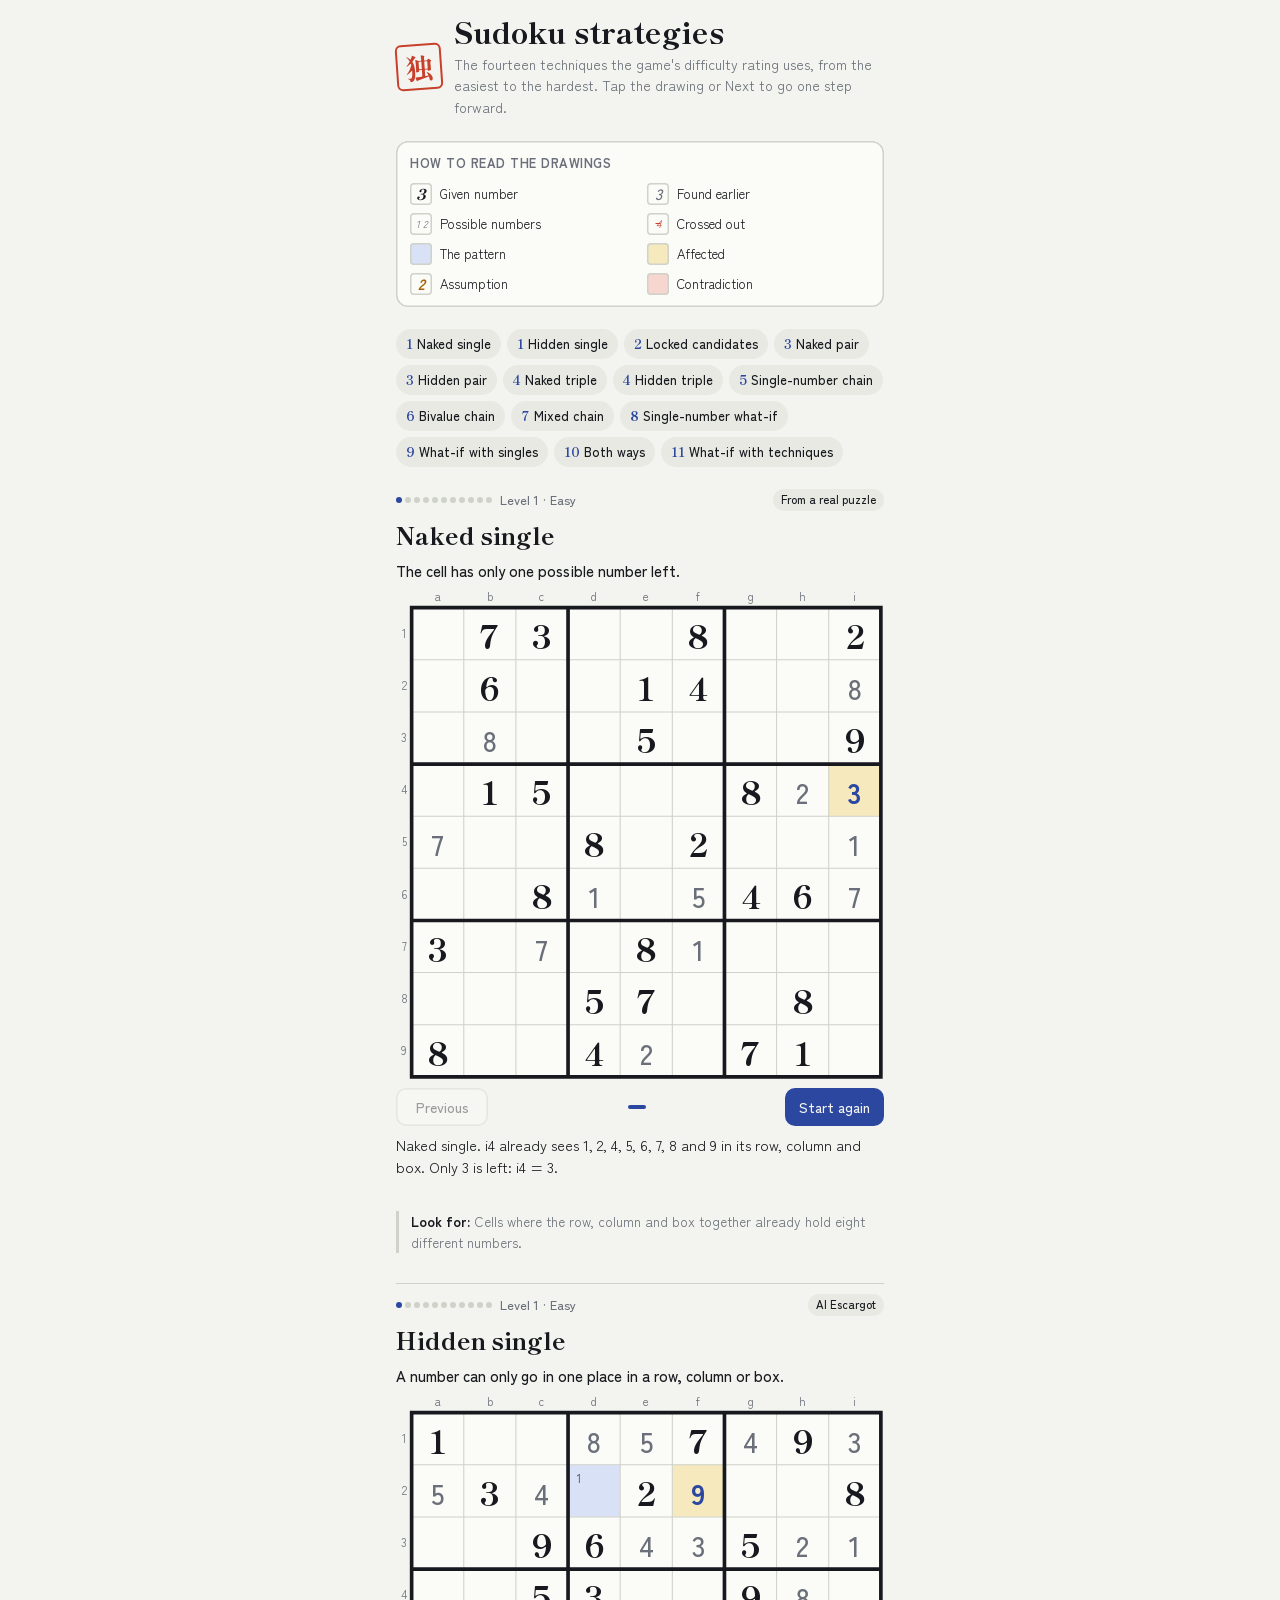
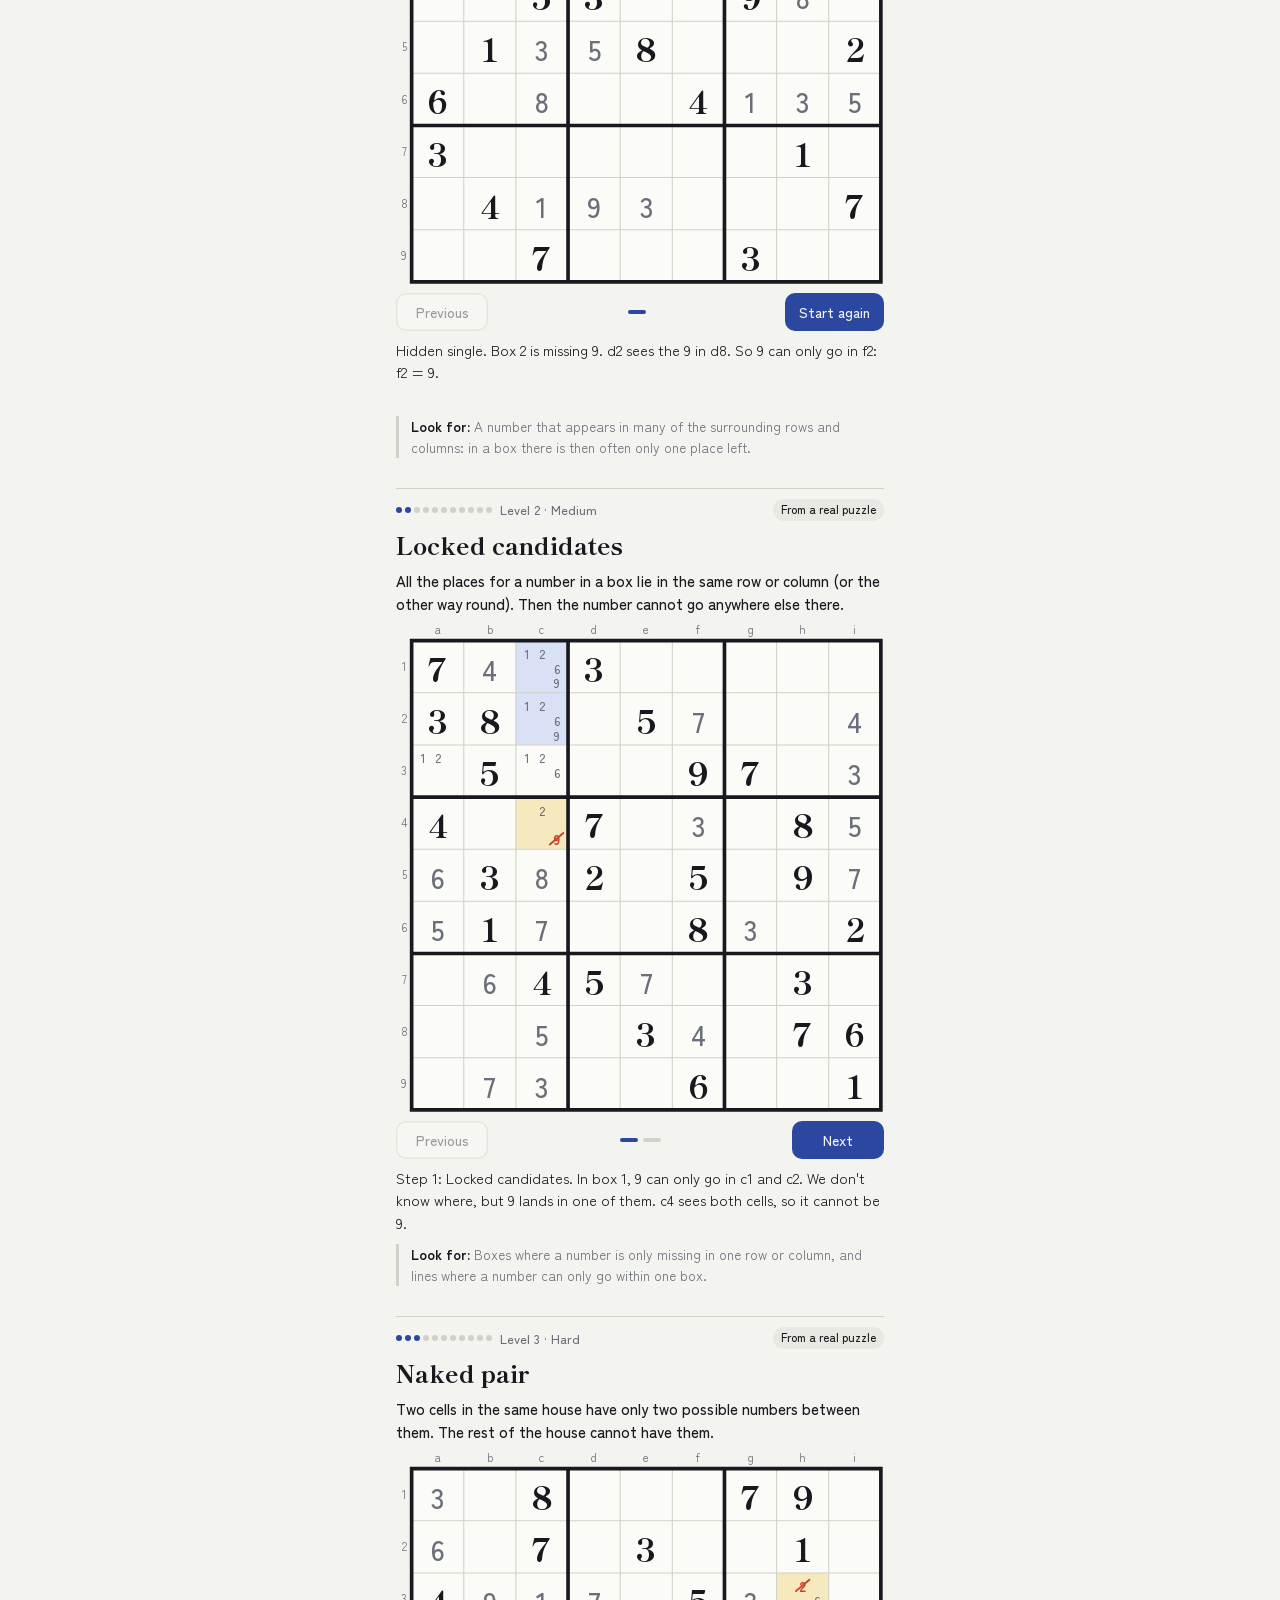
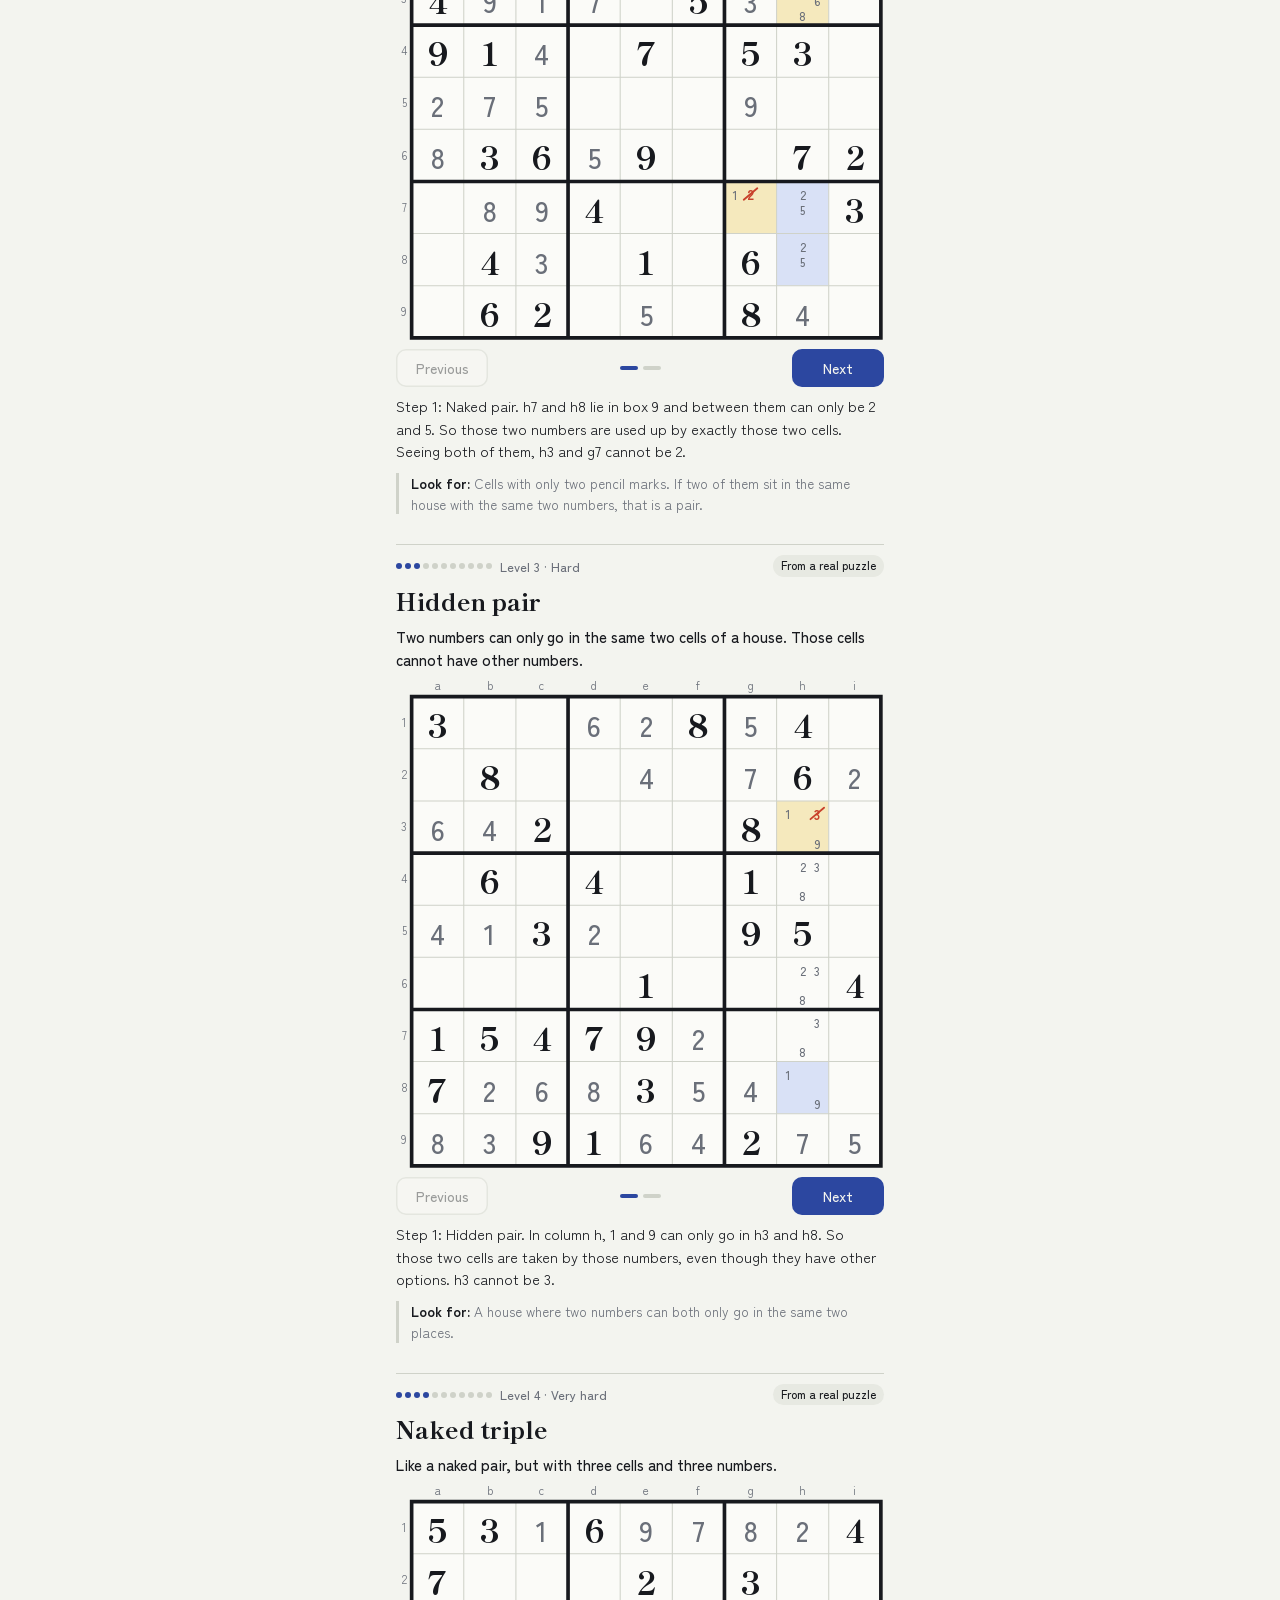
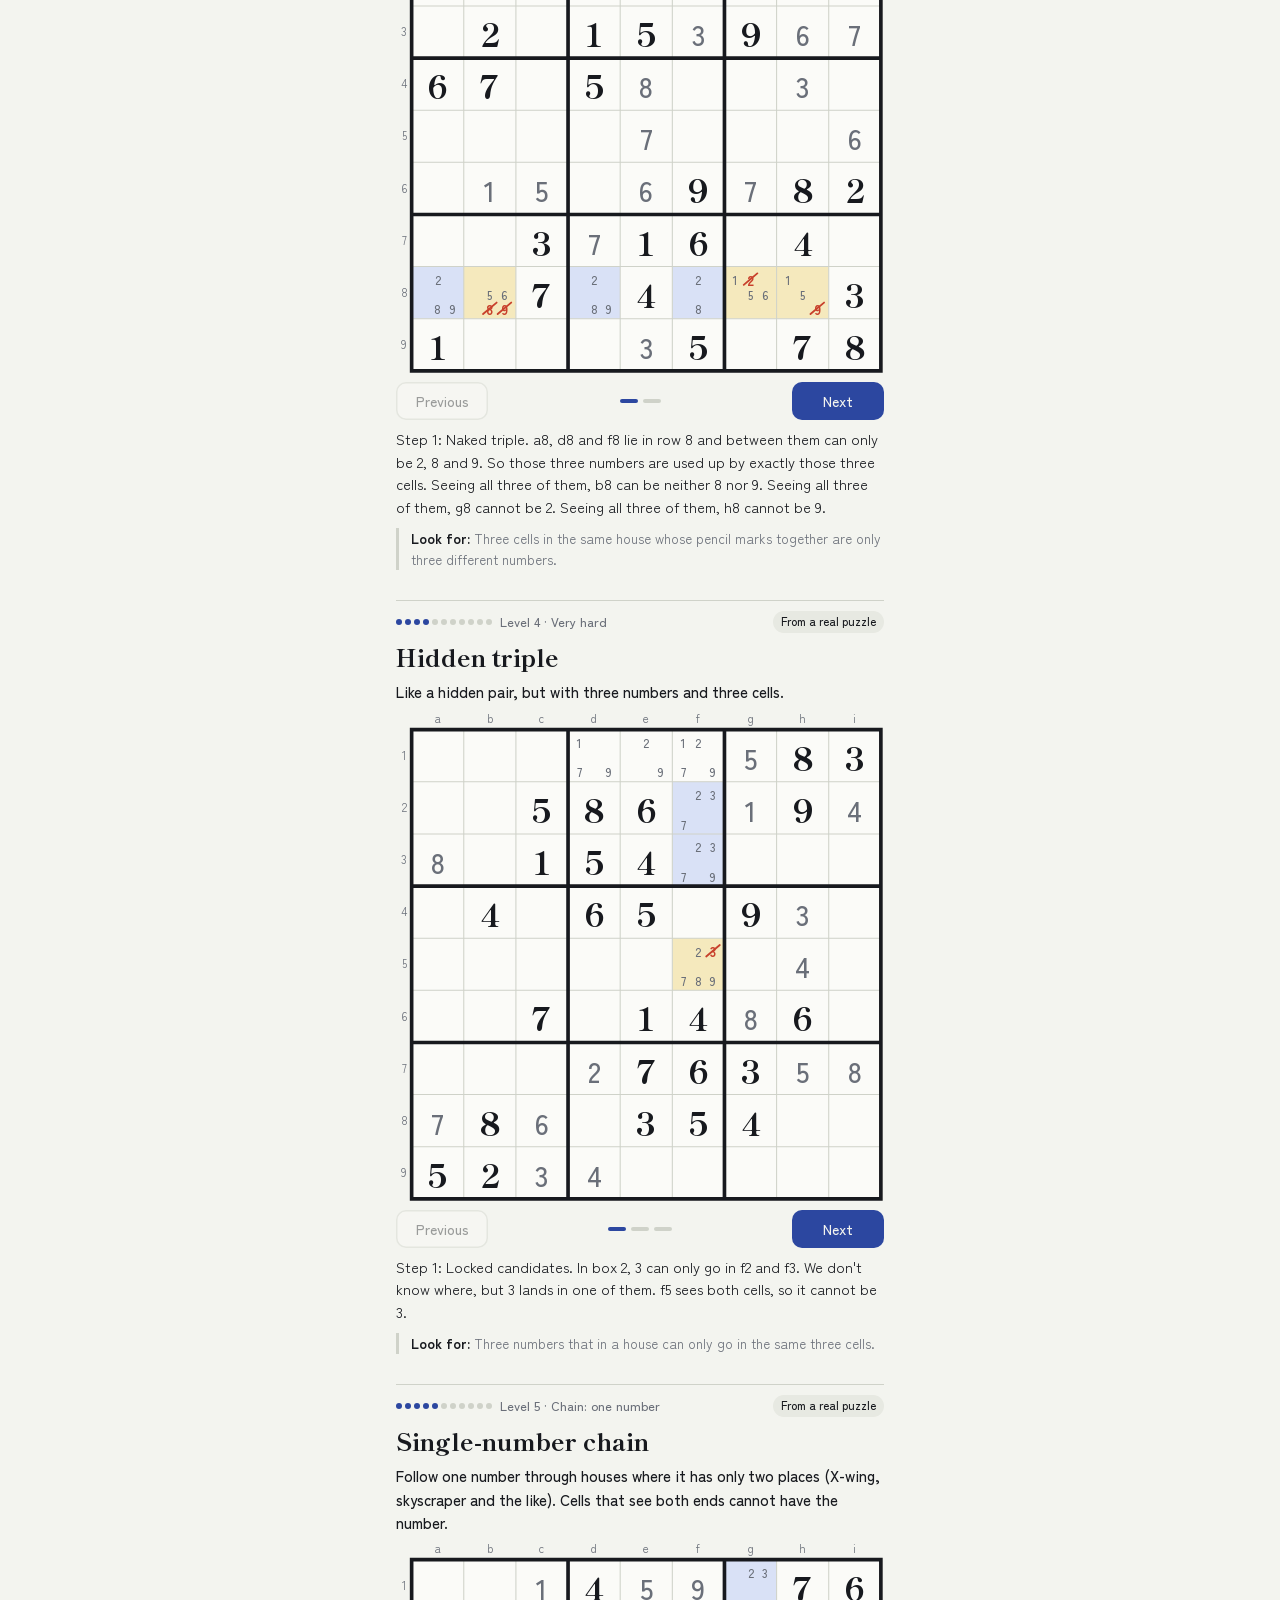
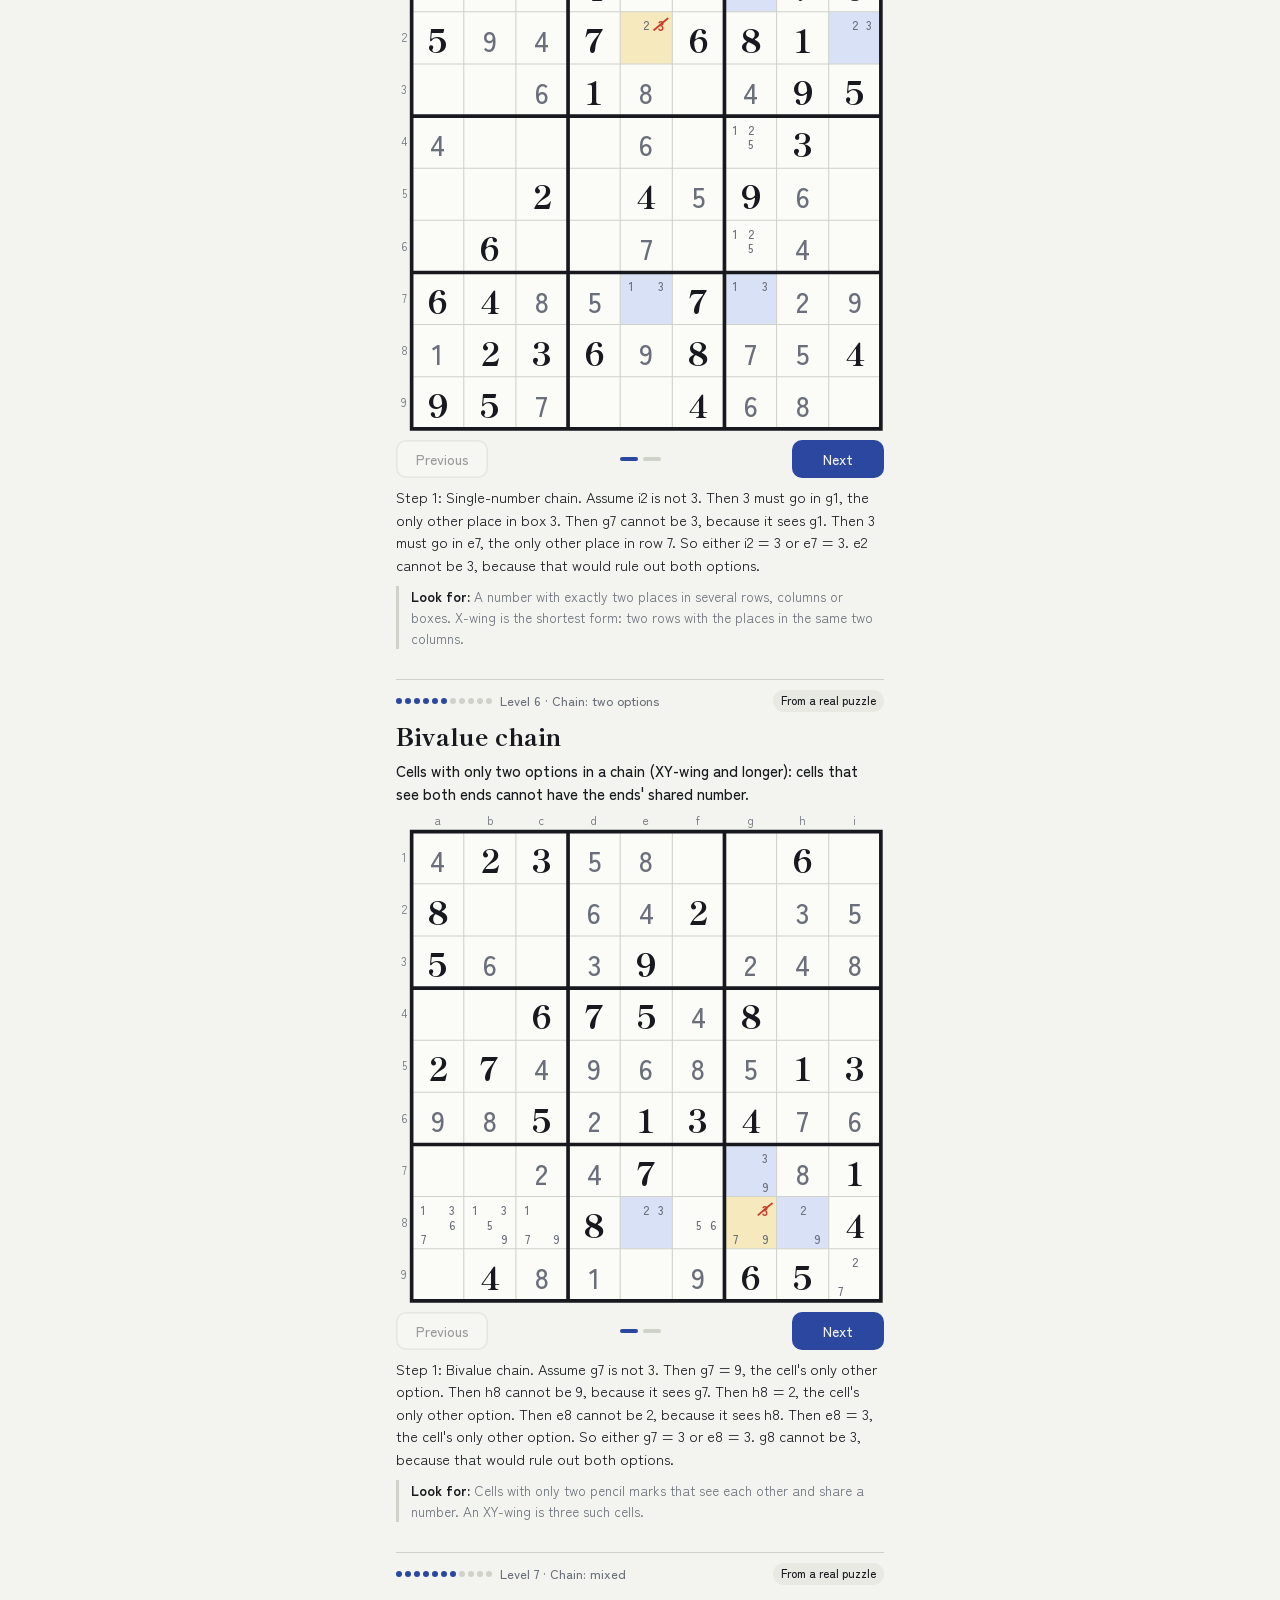
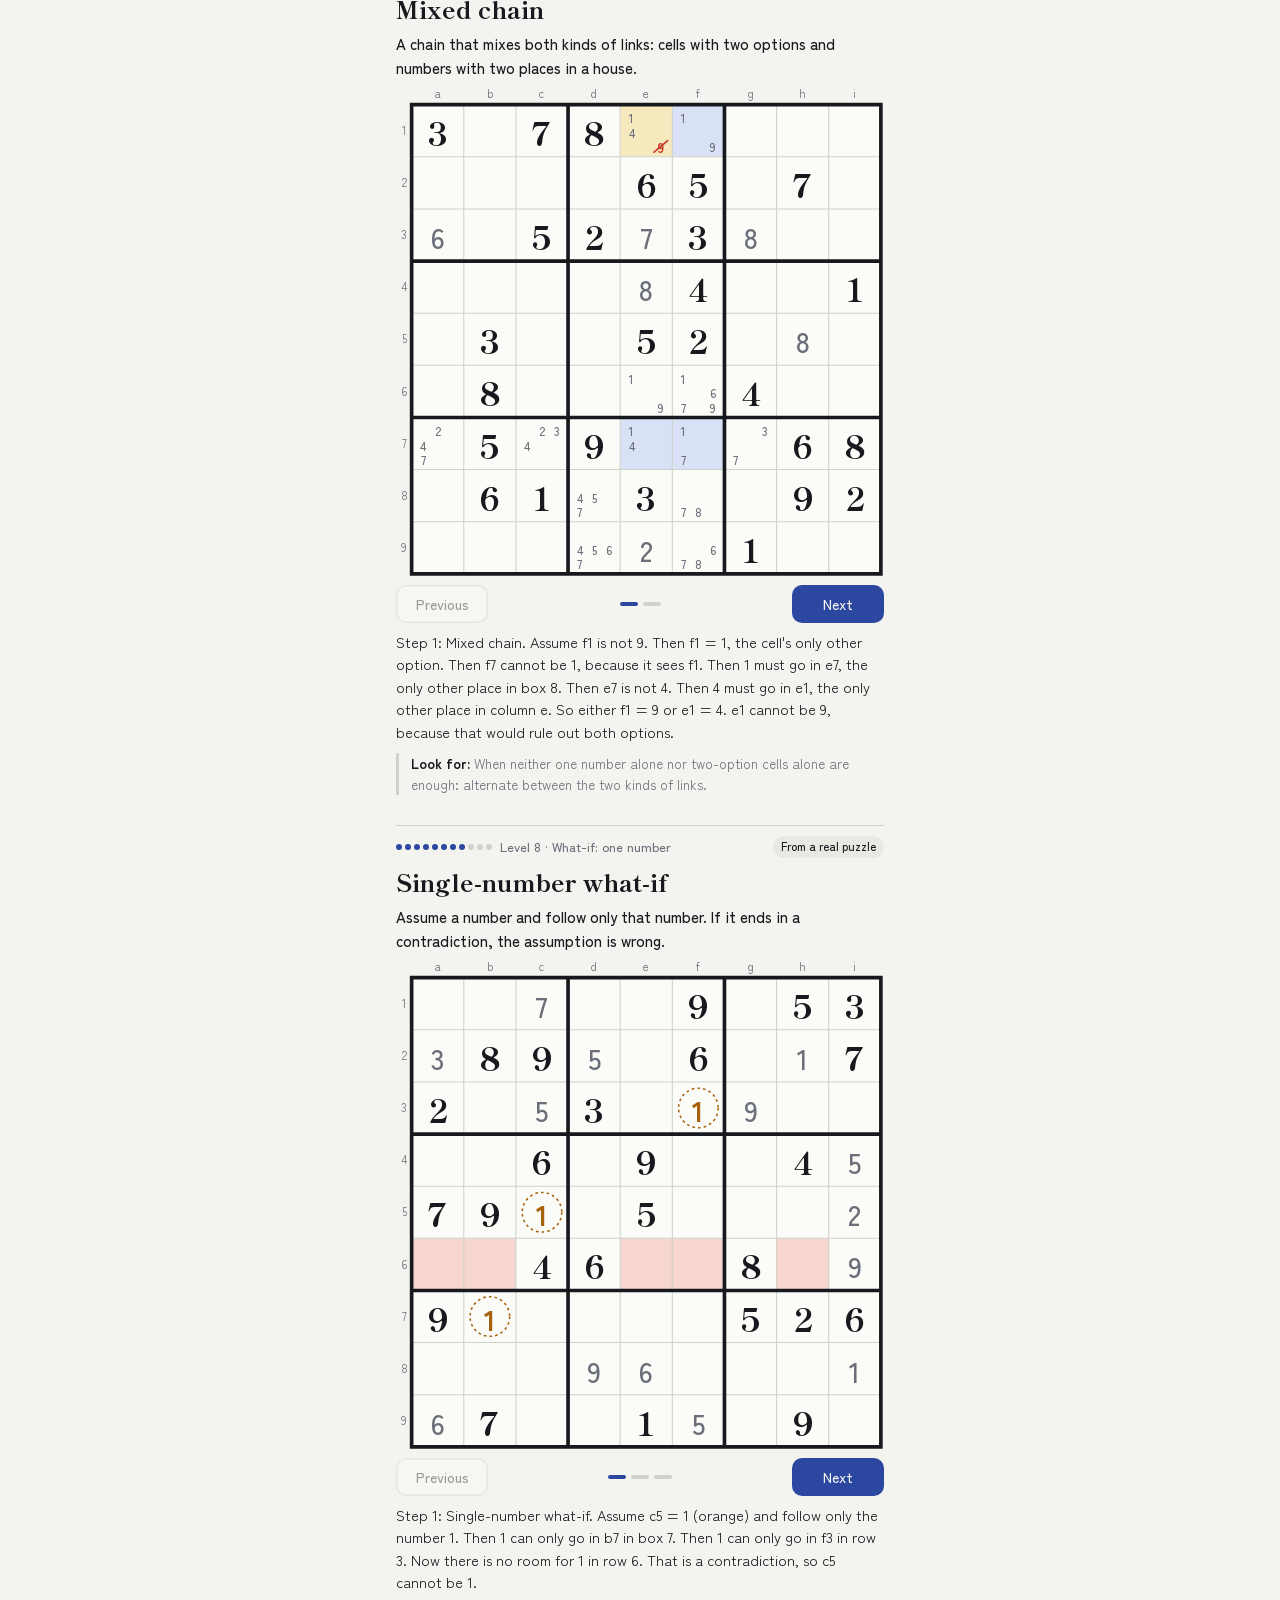
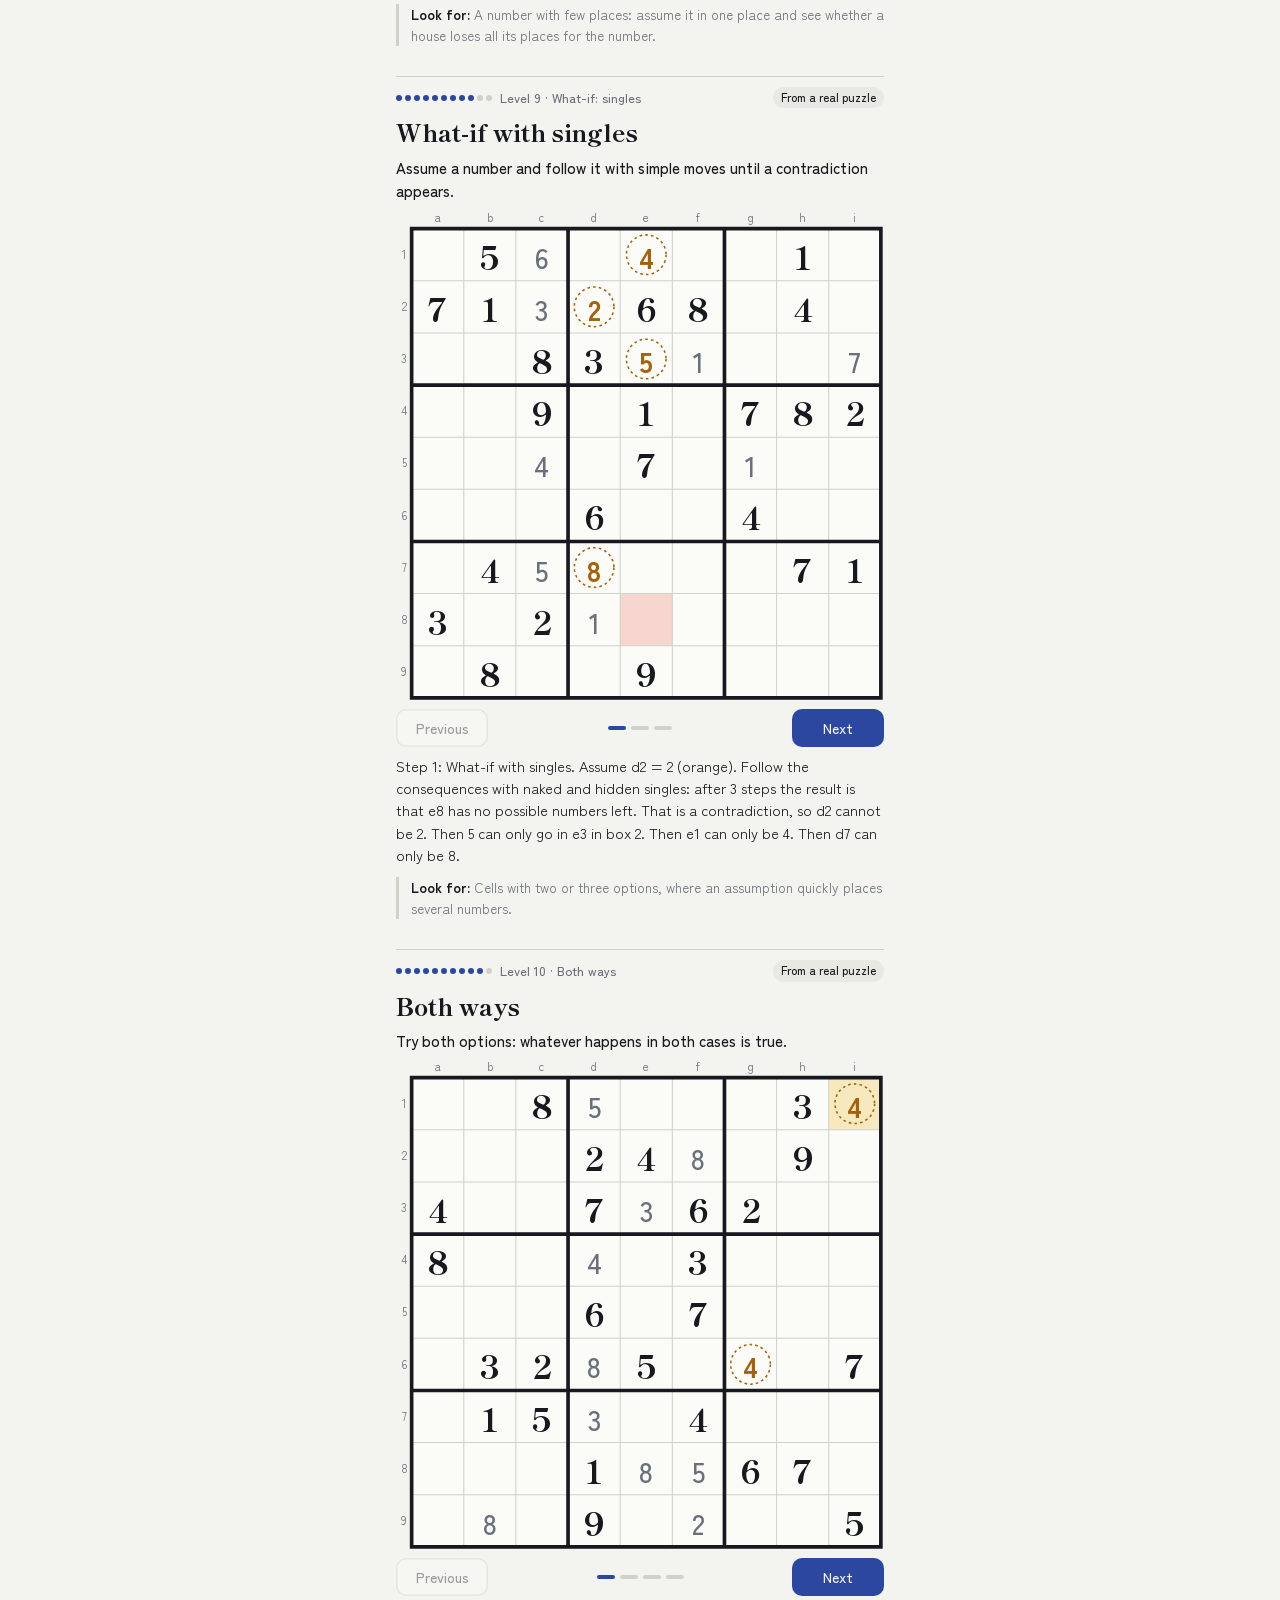
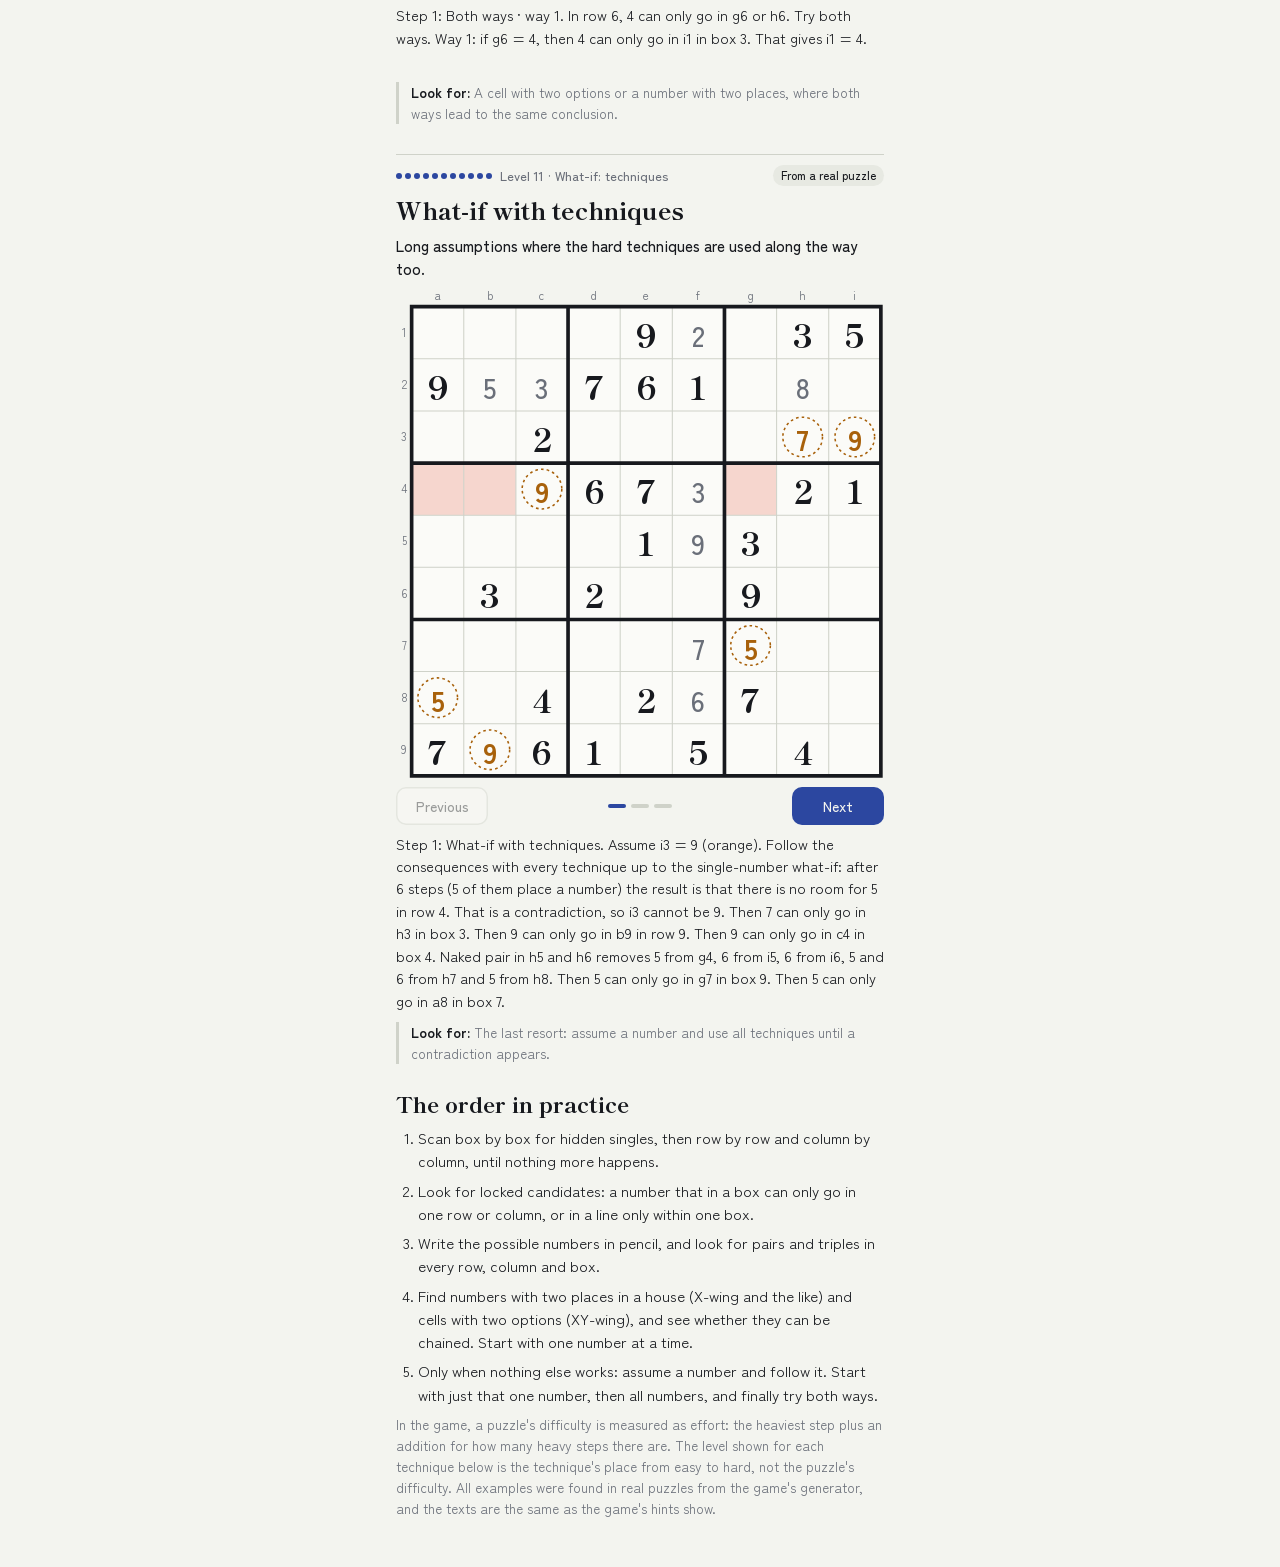
<file: web/sudoku/guide.html>
<!DOCTYPE html>
<html lang="en">
<head>
<meta charset="utf-8">
<meta name="viewport" content="width=device-width, initial-scale=1">
<title>Sudoku strategies</title>
<link rel="icon" href="icons/icon-192.png" type="image/png">
<link rel="preconnect" href="https://fonts.googleapis.com">
<link rel="preconnect" href="https://fonts.gstatic.com" crossorigin>
<link href="https://fonts.googleapis.com/css2?family=Shippori+Mincho+B1:wght@600;800&family=Zen+Kaku+Gothic+New:wght@400;500;700&display=swap" rel="stylesheet">
<script>try{var t=JSON.parse(localStorage.getItem("sudoku.settings")||"{}").theme;if(t==="light"||t==="dark")document.documentElement.setAttribute("data-theme",t)}catch(e){}</script>
<style>
/* Layout: one column of cards, one per strategy. Each card has a drawing you tap through. The same paper-and-marker style as the game. */
:root {
  --paper: #f3f4ef;
  --cell: #fbfbf8;
  --off: #e9eae4;
  --ink: #17191e;
  --mute: #6a6f79;
  --grid: #cfd2c9;
  --indigo: #2c47a0;
  --pat: #d9e1f6;
  --tgt: #f5e9bd;
  --badbg: #f6d6ce;
  --bad: #c8402b;
  --hypo: #a8610b;
  --stamp: #c8402b;
  --chip: #e7e9e2;
  --font-display: "Shippori Mincho B1", "Hiragino Mincho ProN", Georgia, serif;
  --font-body: "Zen Kaku Gothic New", "Hiragino Sans", system-ui, sans-serif;
  color-scheme: light;
}
@media (prefers-color-scheme: dark) {
  :root:not([data-theme="light"]) {
    --paper: #121419; --cell: #191c22; --off: #15171c; --ink: #e9eaee; --mute: #959aa6; --grid: #343843;
    --indigo: #93a9f2; --pat: #283357; --tgt: #3d3520; --badbg: #4a2620; --bad: #ff7c64; --hypo: #f0a54a;
    --stamp: #e0563f; --chip: #23262e; color-scheme: dark;
  }
}
:root[data-theme="dark"] {
  --paper: #121419; --cell: #191c22; --off: #15171c; --ink: #e9eaee; --mute: #959aa6; --grid: #343843;
  --indigo: #93a9f2; --pat: #283357; --tgt: #3d3520; --badbg: #4a2620; --bad: #ff7c64; --hypo: #f0a54a;
  --stamp: #e0563f; --chip: #23262e; color-scheme: dark;
}
* { box-sizing: border-box; }
html, body { margin: 0; background: var(--paper); color: var(--ink); }
body { font-family: var(--font-body); font-size: 15px; line-height: 1.55; -webkit-tap-highlight-color: transparent; }
main { max-width: 520px; margin: 0 auto; padding: 16px 16px 48px; display: flex; flex-direction: column; gap: 22px; }

header { display: grid; grid-template-columns: auto 1fr; gap: 6px 12px; align-items: center; }
.stamp { grid-row: span 2; width: 46px; height: 46px; border: 2.5px solid var(--stamp); color: var(--stamp); border-radius: 6px;
  display: grid; place-items: center; font-family: var(--font-display); font-weight: 800; font-size: 28px; transform: rotate(-4deg); }
h1 { margin: 0; font-family: var(--font-display); font-weight: 800; font-size: 30px; line-height: 1.05; text-wrap: balance; }
.lede { margin: 0; color: var(--mute); font-size: 14px; }

.legend { display: grid; grid-template-columns: 1fr 1fr; gap: 8px 14px; font-size: 13px; padding: 12px 14px; background: var(--cell);
  border-radius: 12px; box-shadow: inset 0 0 0 1.5px var(--grid); }
.legend h2 { grid-column: 1 / -1; margin: 0 0 2px; font-size: 13px; font-weight: 700; letter-spacing: 0.04em; text-transform: uppercase; color: var(--mute); }
.legend span { display: flex; align-items: center; gap: 8px; }
.sw { width: 22px; height: 22px; border-radius: 4px; flex: 0 0 auto; display: grid; place-items: center; font-size: 15px; line-height: 1;
  box-shadow: inset 0 0 0 1.5px var(--grid); background: var(--cell); }
.sw.given { font-family: var(--font-display); font-weight: 800; }
.sw.found { color: var(--mute); font-weight: 500; }
.sw.cand { font-size: 10px; color: var(--mute); }
.sw.pat { background: var(--pat); }
.sw.tgt { background: var(--tgt); }
.sw.badbg { background: var(--badbg); }
.sw.hypo { color: var(--hypo); font-weight: 700; }
.sw.strike { color: var(--bad); font-size: 11px; text-decoration: line-through; }

nav.toc { display: flex; flex-wrap: wrap; gap: 6px; }
nav.toc a { text-decoration: none; color: var(--ink); background: var(--chip); padding: 5px 10px; border-radius: 999px; font-size: 13px; font-weight: 500; }
nav.toc a b { font-family: var(--font-display); margin-right: 4px; color: var(--indigo); }
nav.toc a:focus-visible { outline: 2px solid var(--indigo); outline-offset: 2px; }

article { display: flex; flex-direction: column; gap: 10px; scroll-margin-top: 12px; }
.kicker { display: flex; align-items: center; gap: 8px; flex-wrap: wrap; font-size: 12.5px; color: var(--mute); font-weight: 500; }
.dots { display: inline-flex; gap: 3px; }
.dots i { width: 6px; height: 6px; border-radius: 50%; background: var(--grid); }
.dots i.on { background: var(--indigo); }
.real { margin-left: auto; font-size: 11.5px; padding: 2px 8px; border-radius: 999px; background: var(--chip); color: var(--ink); }
article h2 { margin: 0; font-family: var(--font-display); font-weight: 800; font-size: 24px; line-height: 1.15; text-wrap: balance; }
.rule { margin: 0; font-weight: 500; }
figure { margin: 0; display: flex; flex-direction: column; gap: 8px; }
figure svg { width: 100%; height: auto; display: block; cursor: pointer; user-select: none; -webkit-user-select: none; }
.stepper { display: grid; grid-template-columns: auto 1fr auto; align-items: center; gap: 8px; }
.stepper button { border: 0; border-radius: 10px; background: var(--cell); color: var(--ink); font: 500 14px var(--font-body); padding: 9px 14px;
  box-shadow: inset 0 0 0 1.5px var(--grid); cursor: pointer; min-width: 92px; }
.stepper button.next { background: var(--indigo); color: var(--paper); box-shadow: none; }
.stepper button:disabled { opacity: 0.4; cursor: default; }
.stepper button:focus-visible { outline: 2px solid var(--indigo); outline-offset: 2px; }
.progress { display: flex; justify-content: center; gap: 5px; }
.progress i { width: 18px; height: 4px; border-radius: 2px; background: var(--grid); }
.progress i.on { background: var(--indigo); }
.caption { margin: 0; min-height: 4.65em; font-size: 14.5px; }
.look { margin: 0; font-size: 13.5px; color: var(--mute); padding-left: 12px; border-left: 3px solid var(--grid); }
.look b { color: var(--ink); font-weight: 700; }
hr { border: 0; border-top: 1px solid var(--grid); margin: 0; width: 100%; }

section.practice h2 { margin: 0 0 6px; font-family: var(--font-display); font-weight: 800; font-size: 22px; }
section.practice ol { margin: 0; padding-left: 22px; display: flex; flex-direction: column; gap: 6px; }
section.practice p { margin: 8px 0 0; color: var(--mute); font-size: 13.5px; }
</style>
</head>
<body>
<main>
  <header>
    <div class="stamp" aria-hidden="true">独</div>
    <h1>Sudoku strategies</h1>
    <p class="lede">The fourteen techniques the game's difficulty rating uses, from the easiest to the hardest. Tap the drawing or Next to go one step forward.</p>
  </header>

  <div class="legend" aria-label="How to read the drawings">
    <h2>How to read the drawings</h2>
    <span><i class="sw given">3</i>Given number</span>
    <span><i class="sw found">3</i>Found earlier</span>
    <span><i class="sw cand">1 2</i>Possible numbers</span>
    <span><i class="sw strike">4</i>Crossed out</span>
    <span><i class="sw pat"></i>The pattern</span>
    <span><i class="sw tgt"></i>Affected</span>
    <span><i class="sw hypo">2</i>Assumption</span>
    <span><i class="sw badbg"></i>Contradiction</span>
  </div>

  <nav class="toc" id="toc" aria-label="Indhold"></nav>
  <div id="cards" style="display:flex;flex-direction:column;gap:30px"></div>

  <section class="practice">
    <h2>The order in practice</h2>
    <ol>
      <li>Scan box by box for hidden singles, then row by row and column by column, until nothing more happens.</li>
      <li>Look for locked candidates: a number that in a box can only go in one row or column, or in a line only within one box.</li>
      <li>Write the possible numbers in pencil, and look for pairs and triples in every row, column and box.</li>
      <li>Find numbers with two places in a house (X-wing and the like) and cells with two options (XY-wing), and see whether they can be chained. Start with one number at a time.</li>
      <li>Only when nothing else works: assume a number and follow it. Start with just that one number, then all numbers, and finally try both ways.</li>
    </ol>
    <p>In the game, a puzzle's difficulty is measured as effort: the heaviest step plus an addition for how many heavy steps there are. The level shown for each technique below is the technique's place from easy to hard, not the puzzle's difficulty. All examples were found in real puzzles from the game's generator, and the texts are the same as the game's hints show.</p>
  </section>
</main>

<script>
const EXAMPLES = [{"id":"eneste-kandidat","level":1,"name":"Naked single","rule":"The cell has only one possible number left.","look":"Cells where the row, column and box together already hold eight different numbers.","R":9,"C":9,"regions":["AAABBBCCC","AAABBBCCC","AAABBBCCC","DDDEEEFFF","DDDEEEFFF","DDDEEEFFF","GGGHHHIII","GGGHHHIII","GGGHHHIII"],"givens":{"b1":7,"c1":3,"f1":8,"i1":2,"b2":6,"e2":1,"f2":4,"e3":5,"i3":9,"b4":1,"c4":5,"g4":8,"d5":8,"f5":2,"c6":8,"g6":4,"h6":6,"a7":3,"e7":8,"d8":5,"e8":7,"h8":8,"a9":8,"d9":4,"g9":7,"h9":1},"base":{"val":{"i2":8,"b3":8,"h4":2,"a5":7,"i5":1,"d6":1,"f6":5,"i6":7,"c7":7,"f7":1,"e9":2},"cand":{}},"real":true,"code":"SD1-9X9-B92WH-AJ2C0-M3118-5R5T4-2W9TM-GQ055-HEQ4S-D07T","source":null,"frames":[{"full":{"val":{"i2":8,"b3":8,"h4":2,"a5":7,"i5":1,"d6":1,"f6":5,"i6":7,"c7":7,"f7":1,"e9":2},"cand":{"i4":"3"}},"pattern":[],"target":["i4"],"set":{"i4":3},"newv":["i4"],"text":"Naked single. i4 already sees 1, 2, 4, 5, 6, 7, 8 and 9 in its row, column and box. Only 3 is left: i4 = 3."}]},{"id":"eneste-plads","level":1,"name":"Hidden single","rule":"A number can only go in one place in a row, column or box.","look":"A number that appears in many of the surrounding rows and columns: in a box there is then often only one place left.","R":9,"C":9,"regions":["AAABBBCCC","AAABBBCCC","AAABBBCCC","DDDEEEFFF","DDDEEEFFF","DDDEEEFFF","GGGHHHIII","GGGHHHIII","GGGHHHIII"],"givens":{"a1":1,"f1":7,"h1":9,"b2":3,"e2":2,"i2":8,"c3":9,"d3":6,"g3":5,"c4":5,"d4":3,"g4":9,"b5":1,"e5":8,"i5":2,"a6":6,"f6":4,"a7":3,"h7":1,"b8":4,"i8":7,"c9":7,"g9":3},"base":{"val":{"d1":8,"e1":5,"g1":4,"i1":3,"a2":5,"c2":4,"e3":4,"f3":3,"h3":2,"i3":1,"h4":8,"c5":3,"d5":5,"c6":8,"g6":1,"h6":3,"i6":5,"c8":1,"d8":9,"e8":3},"cand":{}},"real":true,"code":"SD1-9X9-G1CR4-H25SH-AA0MJ-60G5R-HN164-G20K0-B2R91-4M","source":"AI Escargot","frames":[{"full":{"val":{"d1":8,"e1":5,"g1":4,"i1":3,"a2":5,"c2":4,"e3":4,"f3":3,"h3":2,"i3":1,"h4":8,"c5":3,"d5":5,"c6":8,"g6":1,"h6":3,"i6":5,"c8":1,"d8":9,"e8":3},"cand":{"d2":"1","f2":"19"}},"pattern":["d2"],"target":["f2"],"set":{"f2":9},"newv":["f2"],"text":"Hidden single. Box 2 is missing 9. d2 sees the 9 in d8. So 9 can only go in f2: f2 = 9."}]},{"id":"laaste-kandidater","level":2,"name":"Locked candidates","rule":"All the places for a number in a box lie in the same row or column (or the other way round). Then the number cannot go anywhere else there.","look":"Boxes where a number is only missing in one row or column, and lines where a number can only go within one box.","R":9,"C":9,"regions":["AAABBBCCC","AAABBBCCC","AAABBBCCC","DDDEEEFFF","DDDEEEFFF","DDDEEEFFF","GGGHHHIII","GGGHHHIII","GGGHHHIII"],"givens":{"a1":7,"d1":3,"a2":3,"b2":8,"e2":5,"b3":5,"f3":9,"g3":7,"a4":4,"d4":7,"h4":8,"b5":3,"d5":2,"f5":5,"h5":9,"b6":1,"f6":8,"i6":2,"c7":4,"d7":5,"h7":3,"e8":3,"h8":7,"i8":6,"f9":6,"i9":1},"base":{"val":{"b1":4,"f2":7,"i2":4,"i3":3,"f4":3,"i4":5,"a5":6,"c5":8,"i5":7,"a6":5,"c6":7,"g6":3,"b7":6,"e7":7,"c8":5,"f8":4,"b9":7,"c9":3},"cand":{}},"real":true,"code":"SD1-9X9-P4G4N-S8186-5H6B1-E94AH-G81E8-JEG90-92TM2-MGSB","source":null,"frames":[{"full":{"val":{"b1":4,"f2":7,"i2":4,"i3":3,"f4":3,"i4":5,"a5":6,"c5":8,"i5":7,"a6":5,"c6":7,"g6":3,"b7":6,"e7":7,"c8":5,"f8":4,"b9":7,"c9":3},"cand":{"c1":"1269","c2":"1269","a3":"12","c3":"126","c4":"29"}},"pattern":["c1","c2"],"target":["c4"],"strike":{"c4":"9"},"text":"Step 1: Locked candidates. In box 1, 9 can only go in c1 and c2. We don't know where, but 9 lands in one of them. c4 sees both cells, so it cannot be 9."},{"full":{"val":{"b1":4,"f2":7,"i2":4,"i3":3,"f4":3,"i4":5,"a5":6,"c5":8,"i5":7,"a6":5,"c6":7,"g6":3,"b7":6,"e7":7,"c8":5,"f8":4,"b9":7,"c9":3},"cand":{"b4":"29","c4":"2"}},"pattern":["c4"],"target":["b4"],"set":{"b4":9},"newv":["b4"],"text":"Hidden single. Box 4 is missing 9. c4 lost 9 in step 1. So 9 can only go in b4: b4 = 9."}]},{"id":"noegent-par","level":3,"name":"Naked pair","rule":"Two cells in the same house have only two possible numbers between them. The rest of the house cannot have them.","look":"Cells with only two pencil marks. If two of them sit in the same house with the same two numbers, that is a pair.","R":9,"C":9,"regions":["AAABBBCCC","AAABBBCCC","AAABBBCCC","DDDEEEFFF","DDDEEEFFF","DDDEEEFFF","GGGHHHIII","GGGHHHIII","GGGHHHIII"],"givens":{"c1":8,"g1":7,"h1":9,"c2":7,"e2":3,"h2":1,"a3":4,"f3":5,"a4":9,"b4":1,"e4":7,"g4":5,"h4":3,"b6":3,"c6":6,"e6":9,"h6":7,"i6":2,"d7":4,"i7":3,"b8":4,"e8":1,"g8":6,"b9":6,"c9":2,"g9":8},"base":{"val":{"a1":3,"a2":6,"b3":9,"c3":1,"d3":7,"g3":3,"c4":4,"a5":2,"b5":7,"c5":5,"g5":9,"a6":8,"d6":5,"b7":8,"c7":9,"c8":3,"e9":5,"h9":4},"cand":{}},"real":true,"code":"SD1-9X9-5RPR2-S484R-A1H0B-54G02-ANGB8-H6296-858NH-2WT4","source":null,"frames":[{"full":{"val":{"a1":3,"a2":6,"b3":9,"c3":1,"d3":7,"g3":3,"c4":4,"a5":2,"b5":7,"c5":5,"g5":9,"a6":8,"d6":5,"b7":8,"c7":9,"c8":3,"e9":5,"h9":4},"cand":{"h3":"268","g7":"12","h7":"25","h8":"25"}},"pattern":["h7","h8"],"target":["h3","g7"],"strike":{"h3":"2","g7":"2"},"text":"Step 1: Naked pair. h7 and h8 lie in box 9 and between them can only be 2 and 5. So those two numbers are used up by exactly those two cells. Seeing both of them, h3 and g7 cannot be 2."},{"full":{"val":{"a1":3,"a2":6,"b3":9,"c3":1,"d3":7,"g3":3,"c4":4,"a5":2,"b5":7,"c5":5,"g5":9,"a6":8,"d6":5,"b7":8,"c7":9,"c8":3,"e9":5,"h9":4},"cand":{"i1":"456","g2":"24","i2":"458","h3":"68","i3":"68"}},"pattern":["i1","i2","h3","i3"],"target":["g2"],"set":{"g2":2},"newv":["g2"],"text":"Hidden single. Box 3 is missing 2. i1, i2 and i3 see the 2 in i6. h3 lost 2 in step 1. So 2 can only go in g2: g2 = 2."}]},{"id":"skjult-par","level":3,"name":"Hidden pair","rule":"Two numbers can only go in the same two cells of a house. Those cells cannot have other numbers.","look":"A house where two numbers can both only go in the same two places.","R":9,"C":9,"regions":["AAABBBCCC","AAABBBCCC","AAABBBCCC","DDDEEEFFF","DDDEEEFFF","DDDEEEFFF","GGGHHHIII","GGGHHHIII","GGGHHHIII"],"givens":{"a1":3,"f1":8,"h1":4,"b2":8,"h2":6,"c3":2,"g3":8,"b4":6,"d4":4,"g4":1,"c5":3,"g5":9,"h5":5,"e6":1,"i6":4,"a7":1,"b7":5,"c7":4,"d7":7,"e7":9,"a8":7,"e8":3,"c9":9,"d9":1,"g9":2},"base":{"val":{"d1":6,"e1":2,"g1":5,"e2":4,"g2":7,"i2":2,"a3":6,"b3":4,"a5":4,"b5":1,"d5":2,"f7":2,"b8":2,"c8":6,"d8":8,"f8":5,"g8":4,"a9":8,"b9":3,"e9":6,"f9":4,"h9":7,"i9":5},"cand":{}},"real":true,"code":"SD1-9X9-J1EK5-R58H2-WAMS0-28CA0-81719-7DG2R-90641-22WG","source":null,"frames":[{"full":{"val":{"d1":6,"e1":2,"g1":5,"e2":4,"g2":7,"i2":2,"a3":6,"b3":4,"a5":4,"b5":1,"d5":2,"f7":2,"b8":2,"c8":6,"d8":8,"f8":5,"g8":4,"a9":8,"b9":3,"e9":6,"f9":4,"h9":7,"i9":5},"cand":{"h3":"139","h4":"238","h6":"238","h7":"38","h8":"19"}},"pattern":["h3","h8"],"target":["h3"],"strike":{"h3":"3"},"text":"Step 1: Hidden pair. In column h, 1 and 9 can only go in h3 and h8. So those two cells are taken by those numbers, even though they have other options. h3 cannot be 3."},{"full":{"val":{"d1":6,"e1":2,"g1":5,"e2":4,"g2":7,"i2":2,"a3":6,"b3":4,"a5":4,"b5":1,"d5":2,"f7":2,"b8":2,"c8":6,"d8":8,"f8":5,"g8":4,"a9":8,"b9":3,"e9":6,"f9":4,"h9":7,"i9":5},"cand":{"i1":"19","h3":"19","i3":"139"}},"pattern":["i1","h3"],"target":["i3"],"set":{"i3":3},"newv":["i3"],"text":"Hidden single. Box 3 is missing 3. i1 sees the 3 in a1. h3 lost 3 in step 1. So 3 can only go in i3: i3 = 3."}]},{"id":"noegen-trippel","level":5,"name":"Naked triple","rule":"Like a naked pair, but with three cells and three numbers.","look":"Three cells in the same house whose pencil marks together are only three different numbers.","R":9,"C":9,"regions":["AAABBBCCC","AAABBBCCC","AAABBBCCC","DDDEEEFFF","DDDEEEFFF","DDDEEEFFF","GGGHHHIII","GGGHHHIII","GGGHHHIII"],"givens":{"a1":5,"b1":3,"d1":6,"i1":4,"a2":7,"e2":2,"g2":3,"b3":2,"d3":1,"e3":5,"g3":9,"a4":6,"b4":7,"d4":5,"f6":9,"h6":8,"i6":2,"c7":3,"e7":1,"f7":6,"h7":4,"c8":7,"e8":4,"i8":3,"a9":1,"f9":5,"h9":7,"i9":8},"base":{"val":{"c1":1,"e1":9,"f1":7,"g1":8,"h1":2,"f3":3,"h3":6,"i3":7,"e4":8,"h4":3,"e5":7,"i5":6,"b6":1,"c6":5,"e6":6,"g6":7,"d7":7,"e9":3},"cand":{}},"real":true,"code":"SD1-9X9-MJAGK-P2544-A2HGA-V5000-0C5W9-4GN9H-CK2A0-52TWG-8","source":null,"frames":[{"full":{"val":{"c1":1,"e1":9,"f1":7,"g1":8,"h1":2,"f3":3,"h3":6,"i3":7,"e4":8,"h4":3,"e5":7,"i5":6,"b6":1,"c6":5,"e6":6,"g6":7,"d7":7,"e9":3},"cand":{"a8":"289","b8":"5689","d8":"289","f8":"28","g8":"1256","h8":"159"}},"pattern":["a8","d8","f8"],"target":["b8","g8","h8"],"strike":{"b8":"89","g8":"2","h8":"9"},"text":"Step 1: Naked triple. a8, d8 and f8 lie in row 8 and between them can only be 2, 8 and 9. So those three numbers are used up by exactly those three cells. Seeing all three of them, b8 can be neither 8 nor 9. Seeing all three of them, g8 cannot be 2. Seeing all three of them, h8 cannot be 9."},{"full":{"val":{"c1":1,"e1":9,"f1":7,"g1":8,"h1":2,"f3":3,"h3":6,"i3":7,"e4":8,"h4":3,"e5":7,"i5":6,"b6":1,"c6":5,"e6":6,"g6":7,"d7":7,"e9":3},"cand":{"g7":"25","i7":"59","g8":"156","h8":"15","g9":"26"}},"pattern":["g7","g8","h8","g9"],"target":["i7"],"set":{"i7":9},"newv":["i7"],"text":"Hidden single. Box 9 is missing 9. g7, g8 and g9 see the 9 in g3. h8 lost 9 in step 1. So 9 can only go in i7: i7 = 9."}]},{"id":"skjult-trippel","level":5,"name":"Hidden triple","rule":"Like a hidden pair, but with three numbers and three cells.","look":"Three numbers that in a house can only go in the same three cells.","R":9,"C":9,"regions":["AAABBBCCC","AAABBBCCC","AAABBBCCC","DDDEEEFFF","DDDEEEFFF","DDDEEEFFF","GGGHHHIII","GGGHHHIII","GGGHHHIII"],"givens":{"h1":8,"i1":3,"c2":5,"d2":8,"e2":6,"h2":9,"c3":1,"d3":5,"e3":4,"b4":4,"d4":6,"e4":5,"g4":9,"c6":7,"e6":1,"f6":4,"h6":6,"e7":7,"f7":6,"g7":3,"b8":8,"e8":3,"f8":5,"g8":4,"a9":5,"b9":2},"base":{"val":{"g1":5,"g2":1,"i2":4,"a3":8,"h4":3,"h5":4,"g6":8,"d7":2,"h7":5,"i7":8,"a8":7,"c8":6,"c9":3,"d9":4},"cand":{}},"real":true,"code":"SD1-9X9-05WH9-FAC11-9616N-MC001-CGKAG-BAS1E-9A9JJ-40ZV","source":null,"frames":[{"full":{"val":{"g1":5,"g2":1,"i2":4,"a3":8,"h4":3,"h5":4,"g6":8,"d7":2,"h7":5,"i7":8,"a8":7,"c8":6,"c9":3,"d9":4},"cand":{"d1":"179","e1":"29","f1":"1279","f2":"237","f3":"2379","f5":"23789"}},"pattern":["f2","f3"],"target":["f5"],"strike":{"f5":"3"},"text":"Step 1: Locked candidates. In box 2, 3 can only go in f2 and f3. We don't know where, but 3 lands in one of them. f5 sees both cells, so it cannot be 3."},{"full":{"val":{"g1":5,"g2":1,"i2":4,"a3":8,"h4":3,"h5":4,"g6":8,"d7":2,"h7":5,"i7":8,"a8":7,"c8":6,"c9":3,"d9":4},"cand":{"a5":"12369","b5":"13569","c5":"289","d5":"379","e5":"289","f5":"2789","g5":"27","i5":"1257"}},"pattern":["a5","b5","i5"],"target":["a5","b5","i5"],"strike":{"a5":"239","b5":"39","i5":"27"},"text":"Step 2: Hidden triple. In row 5, 1, 5 and 6 can only go in a5, b5 and i5. So those three cells are taken by those numbers, even though they have other options. a5 can be neither 2, 3 nor 9. b5 can be neither 3 nor 9. i5 can be neither 2 nor 7."},{"full":{"val":{"g1":5,"g2":1,"i2":4,"a3":8,"h4":3,"h5":4,"g6":8,"d7":2,"h7":5,"i7":8,"a8":7,"c8":6,"c9":3,"d9":4},"cand":{"a5":"16","b5":"156","c5":"289","d5":"379","e5":"289","f5":"2789","g5":"27","i5":"15"}},"pattern":["a5","b5","c5","e5","f5","g5","i5"],"target":["d5"],"set":{"d5":3},"newv":["d5"],"text":"Hidden single. Row 5 is missing 3. c5 sees the 3 in c9. e5 sees the 3 in e8. g5 sees the 3 in h4. i5 sees the 3 in i1. a5 and b5 lost 3 in step 2. f5 lost 3 in step 1. So 3 can only go in d5: d5 = 3."}]},{"id":"kaede-et-tal","level":6,"name":"Single-number chain","rule":"Follow one number through houses where it has only two places (X-wing, skyscraper and the like). Cells that see both ends cannot have the number.","look":"A number with exactly two places in several rows, columns or boxes. X-wing is the shortest form: two rows with the places in the same two columns.","R":9,"C":9,"regions":["AAABBBCCC","AAABBBCCC","AAABBBCCC","DDDEEEFFF","DDDEEEFFF","DDDEEEFFF","GGGHHHIII","GGGHHHIII","GGGHHHIII"],"givens":{"d1":4,"h1":7,"i1":6,"a2":5,"d2":7,"f2":6,"g2":8,"h2":1,"d3":1,"h3":9,"i3":5,"h4":3,"c5":2,"e5":4,"g5":9,"b6":6,"a7":6,"b7":4,"f7":7,"b8":2,"c8":3,"d8":6,"f8":8,"i8":4,"a9":9,"b9":5,"f9":4},"base":{"val":{"c1":1,"e1":5,"f1":9,"b2":9,"c2":4,"c3":6,"e3":8,"g3":4,"a4":4,"e4":6,"f5":5,"h5":6,"e6":7,"h6":4,"c7":8,"d7":5,"h7":2,"i7":9,"a8":1,"e8":9,"g8":7,"h8":5,"c9":7,"g9":6,"h9":8},"cand":{}},"real":true,"code":"SD1-9X9-2CBAT-2SBF0-20CA0-288MV-0AG2P-CB0HJ-NBJF2-G9HH4","source":null,"frames":[{"full":{"val":{"c1":1,"e1":5,"f1":9,"b2":9,"c2":4,"c3":6,"e3":8,"g3":4,"a4":4,"e4":6,"f5":5,"h5":6,"e6":7,"h6":4,"c7":8,"d7":5,"h7":2,"i7":9,"a8":1,"e8":9,"g8":7,"h8":5,"c9":7,"g9":6,"h9":8},"cand":{"g1":"23","e2":"23","i2":"23","g4":"125","g6":"125","e7":"13","g7":"13"}},"pattern":["i2","g1","g7","e7"],"target":["e2"],"strike":{"e2":"3"},"text":"Step 1: Single-number chain. Assume i2 is not 3. Then 3 must go in g1, the only other place in box 3. Then g7 cannot be 3, because it sees g1. Then 3 must go in e7, the only other place in row 7. So either i2 = 3 or e7 = 3. e2 cannot be 3, because that would rule out both options."},{"full":{"val":{"c1":1,"e1":5,"f1":9,"b2":9,"c2":4,"c3":6,"e3":8,"g3":4,"a4":4,"e4":6,"f5":5,"h5":6,"e6":7,"h6":4,"c7":8,"d7":5,"h7":2,"i7":9,"a8":1,"e8":9,"g8":7,"h8":5,"c9":7,"g9":6,"h9":8},"cand":{"e2":"2","f3":"23"}},"pattern":["e2"],"target":["f3"],"set":{"f3":3},"newv":["f3"],"text":"Hidden single. Box 2 is missing 3. e2 lost 3 in step 1. So 3 can only go in f3: f3 = 3."}]},{"id":"kaede-to-muligheder","level":7,"name":"Bivalue chain","rule":"Cells with only two options in a chain (XY-wing and longer): cells that see both ends cannot have the ends' shared number.","look":"Cells with only two pencil marks that see each other and share a number. An XY-wing is three such cells.","R":9,"C":9,"regions":["AAABBBCCC","AAABBBCCC","AAABBBCCC","DDDEEEFFF","DDDEEEFFF","DDDEEEFFF","GGGHHHIII","GGGHHHIII","GGGHHHIII"],"givens":{"b1":2,"c1":3,"h1":6,"a2":8,"f2":2,"a3":5,"e3":9,"c4":6,"d4":7,"e4":5,"g4":8,"a5":2,"b5":7,"h5":1,"i5":3,"c6":5,"e6":1,"f6":3,"g6":4,"e7":7,"i7":1,"d8":8,"i8":4,"b9":4,"g9":6,"h9":5},"base":{"val":{"a1":4,"d1":5,"e1":8,"d2":6,"e2":4,"h2":3,"i2":5,"b3":6,"d3":3,"g3":2,"h3":4,"i3":8,"f4":4,"c5":4,"d5":9,"e5":6,"f5":8,"g5":5,"a6":9,"b6":8,"d6":2,"h6":7,"i6":6,"c7":2,"d7":4,"h7":8,"c9":8,"d9":1,"f9":9},"cand":{}},"real":true,"code":"SD1-9X9-8S0NB-GH2GC-05DN2-WHP0G-J522A-C1C40-Q16K1-B8H3","source":null,"frames":[{"full":{"val":{"a1":4,"d1":5,"e1":8,"d2":6,"e2":4,"h2":3,"i2":5,"b3":6,"d3":3,"g3":2,"h3":4,"i3":8,"f4":4,"c5":4,"d5":9,"e5":6,"f5":8,"g5":5,"a6":9,"b6":8,"d6":2,"h6":7,"i6":6,"c7":2,"d7":4,"h7":8,"c9":8,"d9":1,"f9":9},"cand":{"g7":"39","a8":"1367","b8":"1359","c8":"179","e8":"23","f8":"56","g8":"379","h8":"29","i9":"27"}},"pattern":["g7","h8","e8"],"target":["g8"],"strike":{"g8":"3"},"text":"Step 1: Bivalue chain. Assume g7 is not 3. Then g7 = 9, the cell's only other option. Then h8 cannot be 9, because it sees g7. Then h8 = 2, the cell's only other option. Then e8 cannot be 2, because it sees h8. Then e8 = 3, the cell's only other option. So either g7 = 3 or e8 = 3. g8 cannot be 3, because that would rule out both options."},{"full":{"val":{"a1":4,"d1":5,"e1":8,"d2":6,"e2":4,"h2":3,"i2":5,"b3":6,"d3":3,"g3":2,"h3":4,"i3":8,"f4":4,"c5":4,"d5":9,"e5":6,"f5":8,"g5":5,"a6":9,"b6":8,"d6":2,"h6":7,"i6":6,"c7":2,"d7":4,"h7":8,"c9":8,"d9":1,"f9":9},"cand":{"g7":"39","g8":"79","h8":"29","i9":"27"}},"pattern":["g8","h8","i9"],"target":["g7"],"set":{"g7":3},"newv":["g7"],"text":"Hidden single. Box 9 is missing 3. h8 sees the 3 in h2. i9 sees the 3 in i5. g8 lost 3 in step 1. So 3 can only go in g7: g7 = 3."}]},{"id":"kaede","level":8,"name":"Mixed chain","rule":"A chain that mixes both kinds of links: cells with two options and numbers with two places in a house.","look":"When neither one number alone nor two-option cells alone are enough: alternate between the two kinds of links.","R":9,"C":9,"regions":["AAABBBCCC","AAABBBCCC","AAABBBCCC","DDDEEEFFF","DDDEEEFFF","DDDEEEFFF","GGGHHHIII","GGGHHHIII","GGGHHHIII"],"givens":{"a1":3,"c1":7,"d1":8,"e2":6,"f2":5,"h2":7,"c3":5,"d3":2,"f3":3,"f4":4,"i4":1,"b5":3,"e5":5,"f5":2,"b6":8,"g6":4,"b7":5,"d7":9,"h7":6,"i7":8,"b8":6,"c8":1,"e8":3,"h8":9,"i8":2,"g9":1},"base":{"val":{"a3":6,"e3":7,"g3":8,"e4":8,"h5":8,"e9":2},"cand":{}},"real":true,"code":"SD1-9X9-JBBG0-NMB19-2J02C-G92J4-5R9H8-R2PXB-0J648-20HD","source":null,"frames":[{"full":{"val":{"a3":6,"e3":7,"g3":8,"e4":8,"h5":8,"e9":2},"cand":{"e1":"149","f1":"19","e6":"19","f6":"1679","a7":"247","c7":"234","e7":"14","f7":"17","g7":"37","d8":"457","f8":"78","d9":"4567","f9":"678"}},"pattern":["f1","f7","e7","e1"],"target":["e1"],"strike":{"e1":"9"},"text":"Step 1: Mixed chain. Assume f1 is not 9. Then f1 = 1, the cell's only other option. Then f7 cannot be 1, because it sees f1. Then 1 must go in e7, the only other place in box 8. Then e7 is not 4. Then 4 must go in e1, the only other place in column e. So either f1 = 9 or e1 = 4. e1 cannot be 9, because that would rule out both options."},{"full":{"val":{"a3":6,"e3":7,"g3":8,"e4":8,"h5":8,"e9":2},"cand":{"e1":"14","f1":"19","d2":"14"}},"pattern":["e1","d2"],"target":["f1"],"set":{"f1":9},"newv":["f1"],"text":"Hidden single. Box 2 is missing 9. d2 sees the 9 in d7. e1 lost 9 in step 1. So 9 can only go in f1: f1 = 9."}]},{"id":"hvis-saa-et-tal","level":9,"name":"Single-number what-if","rule":"Assume a number and follow only that number. If it ends in a contradiction, the assumption is wrong.","look":"A number with few places: assume it in one place and see whether a house loses all its places for the number.","R":9,"C":9,"regions":["AAABBBCCC","AAABBBCCC","AAABBBCCC","DDDEEEFFF","DDDEEEFFF","DDDEEEFFF","GGGHHHIII","GGGHHHIII","GGGHHHIII"],"givens":{"f1":9,"h1":5,"i1":3,"b2":8,"c2":9,"f2":6,"i2":7,"a3":2,"d3":3,"c4":6,"e4":9,"h4":4,"a5":7,"b5":9,"e5":5,"c6":4,"d6":6,"g6":8,"a7":9,"g7":5,"h7":2,"i7":6,"b9":7,"e9":1,"h9":9},"base":{"val":{"c1":7,"a2":3,"d2":5,"h2":1,"c3":5,"g3":9,"i4":5,"i5":2,"i6":9,"d8":9,"e8":6,"i8":1,"a9":6,"f9":5},"cand":{}},"real":true,"code":"SD1-9X9-0RA95-Y1AB8-J80NC-2DDGA-04X9E-C0A8T-G0B20-R83G","source":null,"frames":[{"full":{"val":{"c1":7,"a2":3,"d2":5,"h2":1,"c3":5,"g3":9,"i4":5,"i5":2,"i6":9,"d8":9,"e8":6,"i8":1,"a9":6,"f9":5,"f3":1,"c5":1,"b7":1},"cand":{}},"pattern":[],"target":[],"hypo":["f3","c5","b7"],"bad":["a6","b6","e6","f6","h6"],"text":"Step 1: Single-number what-if. Assume c5 = 1 (orange) and follow only the number 1. Then 1 can only go in b7 in box 7. Then 1 can only go in f3 in row 3. Now there is no room for 1 in row 6. That is a contradiction, so c5 cannot be 1."},{"full":{"val":{"c1":7,"a2":3,"d2":5,"h2":1,"c3":5,"g3":9,"i4":5,"i5":2,"i6":9,"d8":9,"e8":6,"i8":1,"a9":6,"f9":5},"cand":{"c5":"138"}},"pattern":[],"target":["c5"],"strike":{"c5":"1"},"text":"Step 1: conclusion. The assumption led to a contradiction, so c5 cannot be 1."},{"full":{"val":{"c1":7,"a2":3,"d2":5,"h2":1,"c3":5,"g3":9,"i4":5,"i5":2,"i6":9,"d8":9,"e8":6,"i8":1,"a9":6,"f9":5},"cand":{"c5":"38","c7":"138","c8":"238","c9":"238"}},"pattern":["c5","c8","c9"],"target":["c7"],"set":{"c7":1},"newv":["c7"],"text":"Hidden single. Column c is missing 1. c8 sees the 1 in i8. c9 sees the 1 in e9. c5 lost 1 in step 1. So 1 can only go in c7: c7 = 1."}]},{"id":"hvis-saa-kort","level":10,"name":"What-if with singles","rule":"Assume a number and follow it with simple moves until a contradiction appears.","look":"Cells with two or three options, where an assumption quickly places several numbers.","R":9,"C":9,"regions":["AAABBBCCC","AAABBBCCC","AAABBBCCC","DDDEEEFFF","DDDEEEFFF","DDDEEEFFF","GGGHHHIII","GGGHHHIII","GGGHHHIII"],"givens":{"b1":5,"h1":1,"a2":7,"b2":1,"e2":6,"f2":8,"h2":4,"c3":8,"d3":3,"c4":9,"e4":1,"g4":7,"h4":8,"i4":2,"e5":7,"d6":6,"g6":4,"b7":4,"h7":7,"i7":1,"a8":3,"c8":2,"b9":8,"e9":9},"base":{"val":{"c1":6,"c2":3,"f3":1,"i3":7,"c5":4,"g5":1,"c7":5,"d8":1},"cand":{}},"real":true,"code":"SD1-9X9-A085M-1BEK2-Y80R8-5NW8B-02MK2-C2T29-20BK0-080","source":null,"frames":[{"full":{"val":{"c1":6,"c2":3,"f3":1,"i3":7,"c5":4,"g5":1,"c7":5,"d8":1,"e1":4,"d2":2,"e3":5,"d7":8},"cand":{}},"pattern":[],"target":[],"hypo":["e1","d2","e3","d7"],"bad":["e8"],"text":"Step 1: What-if with singles. Assume d2 = 2 (orange). Follow the consequences with naked and hidden singles: after 3 steps the result is that e8 has no possible numbers left. That is a contradiction, so d2 cannot be 2. Then 5 can only go in e3 in box 2. Then e1 can only be 4. Then d7 can only be 8."},{"full":{"val":{"c1":6,"c2":3,"f3":1,"i3":7,"c5":4,"g5":1,"c7":5,"d8":1},"cand":{"d2":"259"}},"pattern":[],"target":["d2"],"strike":{"d2":"2"},"text":"Step 1: conclusion. The assumption led to a contradiction, so d2 cannot be 2."},{"full":{"val":{"c1":6,"c2":3,"f3":1,"i3":7,"c5":4,"g5":1,"c7":5,"d8":1},"cand":{"d2":"59","g2":"259","i2":"59"}},"pattern":["d2","i2"],"target":["g2"],"set":{"g2":2},"newv":["g2"],"text":"Hidden single. Row 2 is missing 2. i2 sees the 2 in i4. d2 lost 2 in step 1. So 2 can only go in g2: g2 = 2."}]},{"id":"begge-veje","level":11,"name":"Both ways","rule":"Try both options: whatever happens in both cases is true.","look":"A cell with two options or a number with two places, where both ways lead to the same conclusion.","R":9,"C":9,"regions":["AAABBBCCC","AAABBBCCC","AAABBBCCC","DDDEEEFFF","DDDEEEFFF","DDDEEEFFF","GGGHHHIII","GGGHHHIII","GGGHHHIII"],"givens":{"c1":8,"h1":3,"d2":2,"e2":4,"h2":9,"a3":4,"d3":7,"f3":6,"g3":2,"a4":8,"f4":3,"d5":6,"f5":7,"b6":3,"c6":2,"e6":5,"i6":7,"b7":1,"c7":5,"f7":4,"d8":1,"g8":6,"h8":7,"d9":9,"i9":5},"base":{"val":{"d1":5,"f2":8,"e3":3,"d4":4,"d6":8,"d7":3,"e8":8,"f8":5,"b9":8,"f9":2},"cand":{}},"real":true,"code":"SD1-9X9-5R90H-K62CP-ARJW4-G2NC2-A585J-2GK08-2PR60-ACBG","source":null,"frames":[{"full":{"val":{"d1":5,"f2":8,"e3":3,"d4":4,"d6":8,"d7":3,"e8":8,"f8":5,"b9":8,"f9":2,"i1":4,"g6":4},"cand":{}},"pattern":[],"target":["i1"],"hypo":["i1","g6"],"text":"Step 1: Both ways · way 1. In row 6, 4 can only go in g6 or h6. Try both ways. Way 1: if g6 = 4, then 4 can only go in i1 in box 3. That gives i1 = 4."},{"full":{"val":{"d1":5,"f2":8,"e3":3,"d4":4,"d6":8,"d7":3,"e8":8,"f8":5,"b9":8,"f9":2,"i1":4,"h4":6,"a6":6,"h6":4,"c9":6,"g9":4},"cand":{}},"pattern":[],"target":["i1"],"hypo":["i1","h4","a6","h6","c9","g9"],"text":"Step 1: Both ways · way 2. Way 2: if h6 = 4, then 6 can only go in h4 in column h, then 6 can only go in a6 in box 4, then 6 can only go in c9 in box 7, then 4 can only go in g9 in row 9, then 4 can only go in i1 in box 3. That gives i1 = 4."},{"full":{"val":{"d1":5,"f2":8,"e3":3,"d4":4,"d6":8,"d7":3,"e8":8,"f8":5,"b9":8,"f9":2},"cand":{"i1":"146"}},"pattern":["g6","h6"],"target":["i1"],"strike":{"i1":"16"},"text":"Step 1: Both ways · conclusion. Both ways give i1 = 4. So it is true, whichever way is the right one."},{"full":{"val":{"d1":5,"f2":8,"e3":3,"d4":4,"d6":8,"d7":3,"e8":8,"f8":5,"b9":8,"f9":2},"cand":{"g1":"147","i1":"4","g2":"157","i2":"16","h3":"158","i3":"18"}},"pattern":["g1","i1","g2","h3","i3"],"target":["i2"],"set":{"i2":6},"newv":["i2"],"text":"Hidden single. Box 3 is missing 6. g1 and g2 see the 6 in g8. h3 and i3 see the 6 in f3. i1 lost 6 in step 1. So 6 can only go in i2: i2 = 6."}]},{"id":"hvis-saa-dyb","level":12,"name":"What-if with techniques","rule":"Long assumptions where the hard techniques are used along the way too.","look":"The last resort: assume a number and use all techniques until a contradiction appears.","R":9,"C":9,"regions":["AAABBBCCC","AAABBBCCC","AAABBBCCC","DDDEEEFFF","DDDEEEFFF","DDDEEEFFF","GGGHHHIII","GGGHHHIII","GGGHHHIII"],"givens":{"e1":9,"h1":3,"i1":5,"a2":9,"d2":7,"e2":6,"f2":1,"c3":2,"d4":6,"e4":7,"h4":2,"i4":1,"e5":1,"g5":3,"b6":3,"d6":2,"g6":9,"c8":4,"e8":2,"g8":7,"a9":7,"c9":6,"d9":1,"f9":5,"h9":4},"base":{"val":{"f1":2,"b2":5,"c2":3,"h2":8,"f4":3,"f5":9,"f7":7,"f8":6},"cand":{}},"real":true,"code":"SD1-9X9-1G9AC-2TP02-405DH-30214-4J4R0-02D2P-5JP18-K5G0","source":null,"frames":[{"full":{"val":{"f1":2,"b2":5,"c2":3,"h2":8,"f4":3,"f5":9,"f7":7,"f8":6,"h3":7,"i3":9,"c4":9,"g7":5,"a8":5,"b9":9},"cand":{}},"pattern":[],"target":[],"hypo":["h3","i3","c4","g7","a8","b9"],"bad":["a4","b4","g4"],"text":"Step 1: What-if with techniques. Assume i3 = 9 (orange). Follow the consequences with every technique up to the single-number what-if: after 6 steps (5 of them place a number) the result is that there is no room for 5 in row 4. That is a contradiction, so i3 cannot be 9. Then 7 can only go in h3 in box 3. Then 9 can only go in b9 in row 9. Then 9 can only go in c4 in box 4. Naked pair in h5 and h6 removes 5 from g4, 6 from i5, 6 from i6, 5 and 6 from h7 and 5 from h8. Then 5 can only go in g7 in box 9. Then 5 can only go in a8 in box 7."},{"full":{"val":{"f1":2,"b2":5,"c2":3,"h2":8,"f4":3,"f5":9,"f7":7,"f8":6},"cand":{"i3":"4679"}},"pattern":[],"target":["i3"],"strike":{"i3":"9"},"text":"Step 1: conclusion. The assumption led to a contradiction, so i3 cannot be 9."},{"full":{"val":{"f1":2,"b2":5,"c2":3,"h2":8,"f4":3,"f5":9,"f7":7,"f8":6},"cand":{"g1":"146","g2":"24","i2":"24","g3":"146","h3":"1679","i3":"467"}},"pattern":["g1","g2","i2","g3","i3"],"target":["h3"],"set":{"h3":9},"newv":["h3"],"text":"Hidden single. Box 3 is missing 9. g1 sees the 9 in e1. g2 and i2 see the 9 in a2. g3 sees the 9 in g6. i3 lost 9 in step 1. So 9 can only go in h3: h3 = 9."}]}];
const LEVELS = ["", "Easy", "Medium", "Hard", "Pair: mixed", "Very hard", "Chain: one number", "Chain: two options", "Chain: mixed", "What-if: one number", "What-if: singles", "Both ways", "What-if: techniques"];
const ORDER = [1, 2, 3, 5, 6, 7, 8, 9, 10, 11, 12]; // the technique units in the table's order (tools/grade/techniques.json) for this game
const num = (L) => ORDER.indexOf(L) + 1; // the place shown, from easy to hard
const NS = "http://www.w3.org/2000/svg";
const NOTE = { 1: [22, 24], 2: [50, 24], 3: [78, 24], 4: [22, 52], 5: [50, 52], 6: [78, 52], 7: [22, 80], 8: [50, 80], 9: [78, 80] };
const COLS = "abcdefghi";
const pos = {};

function idx(name, C) { return COLS.indexOf(name[0]) + (parseInt(name.slice(1), 10) - 1) * C; }
function el(tag, attrs, parent, text) {
  const e = document.createElementNS(NS, tag);
  for (const k in attrs) e.setAttribute(k, attrs[k]);
  if (text !== undefined) e.textContent = text;
  if (parent) parent.appendChild(e);
  return e;
}
// State after frame k (cumulative)
function stateAt(ex, k) {
  let val = { ...ex.base.val }, cand = { ...ex.base.cand };
  for (let i = 0; i <= k; i++) {
    const f = ex.frames[i];
    if (f.back) { val = { ...ex.base.val }; cand = { ...ex.base.cand }; }
    if (f.full) { val = { ...f.full.val }; cand = { ...f.full.cand }; }
    if (f.cand) Object.assign(cand, f.cand);
    if (f.set) for (const n in f.set) { val[n] = f.set[n]; delete cand[n]; }
  }
  return { val, cand };
}

function draw(svg, ex, k) {
  const { R, C } = ex, S = 100, M = 30;
  const f = ex.frames[k];
  const { val, cand } = stateAt(ex, k);
  const reg = ex.regions.join("");
  const set = arr => new Set((arr || []).map(n => idx(n, C)));
  const pat = set(f.pattern), tgt = set(f.target), hyp = set(f.hypo), bad = set(f.bad), newv = set(f.newv);
  const strike = {};
  for (const n in (f.strike || {})) strike[idx(n, C)] = f.strike[n];
  svg.setAttribute("viewBox", `${-M} ${-M} ${C * S + M + 6} ${R * S + M + 6}`);
  svg.innerHTML = "";
  const g = el("g", {}, svg), t = el("g", {}, svg);
  for (let c = 0; c < C; c++) el("text", { x: c * S + 50, y: -12, "text-anchor": "middle", "font-size": 22, fill: "var(--mute)", "font-family": "Zen Kaku Gothic New, sans-serif" }, t, COLS[c]);
  for (let r = 0; r < R; r++) el("text", { x: -14, y: r * S + 58, "text-anchor": "middle", "font-size": 22, fill: "var(--mute)", "font-family": "Zen Kaku Gothic New, sans-serif" }, t, r + 1);
  for (let i = 0; i < R * C; i++) {
    const x = (i % C) * S, y = Math.floor(i / C) * S;
    const name = COLS[i % C] + (Math.floor(i / C) + 1);
    let fill = reg[i] === "." ? "var(--off)" : "var(--cell)";
    if (pat.has(i)) fill = "var(--pat)";
    if (tgt.has(i)) fill = "var(--tgt)";
    if (bad.has(i)) fill = "var(--badbg)";
    el("rect", { x, y, width: S, height: S, fill }, g);
    const given = ex.givens[name];
    const v = given || val[name];
    const mid = { x: x + 50, y: y + 53, "text-anchor": "middle", "dominant-baseline": "central" };
    if (given) {
      el("text", { ...mid, "font-family": "Shippori Mincho B1, Georgia, serif", "font-weight": 800, "font-size": 60, fill: "var(--ink)" }, t, v);
    } else if (v) {
      const color = hyp.has(i) ? "var(--hypo)" : newv.has(i) ? "var(--indigo)" : "var(--mute)";
      el("text", { ...mid, "font-family": "Zen Kaku Gothic New, sans-serif", "font-weight": hyp.has(i) || newv.has(i) ? 700 : 500, "font-size": 54, fill: color }, t, v);
      if (hyp.has(i)) el("circle", { cx: x + 50, cy: y + 50, r: 38, fill: "none", stroke: "var(--hypo)", "stroke-width": 3, "stroke-dasharray": "5 6" }, t);
    } else if (cand[name] !== undefined) {
      for (const d of cand[name]) {
        const p = NOTE[d], struck = strike[i] && strike[i].includes(d);
        el("text", { x: x + p[0], y: y + p[1] + 1, "text-anchor": "middle", "dominant-baseline": "central", "font-family": "Zen Kaku Gothic New, sans-serif",
          "font-weight": struck ? 700 : 500, "font-size": struck ? 26 : 23, fill: struck ? "var(--bad)" : "var(--mute)" }, t, d);
        if (struck) el("line", { x1: x + p[0] - 13, y1: y + p[1] + 11, x2: x + p[0] + 13, y2: y + p[1] - 11, stroke: "var(--bad)", "stroke-width": 3.5, "stroke-linecap": "round" }, t);
      }
      if (!cand[name].length) el("text", { ...mid, "font-size": 40, "font-weight": 700, fill: "var(--bad)" }, t, "∅");
    }
  }
  // Lines: thin within regions, thick between regions. Crops ('.') get thin edges.
  let thin = "", thick = "";
  const same = (a, b) => reg[a] === reg[b];
  for (let r = 0; r < R; r++) for (let c = 0; c < C; c++) {
    const i = r * C + c;
    if (c + 1 < C) { const s = `M${(c + 1) * S} ${r * S}V${(r + 1) * S}`; same(i, i + 1) ? (thin += s) : (thick += s); }
    if (r + 1 < R) { const s = `M${c * S} ${(r + 1) * S}H${(c + 1) * S}`; same(i, i + C) ? (thin += s) : (thick += s); }
    const edge = (cond, s) => { if (cond) (reg[i] === "." ? (thin += s) : (thick += s)); };
    edge(r === 0, `M${c * S} 0H${(c + 1) * S}`);
    edge(r === R - 1, `M${c * S} ${R * S}H${(c + 1) * S}`);
    edge(c === 0, `M0 ${r * S}V${(r + 1) * S}`);
    edge(c === C - 1, `M${C * S} ${r * S}V${(r + 1) * S}`);
  }
  el("path", { d: thin, stroke: "var(--grid)", "stroke-width": 2, fill: "none" }, svg);
  el("path", { d: thick, stroke: "var(--ink)", "stroke-width": 7, "stroke-linecap": "square", fill: "none" }, svg);
}

function render(ex) {
  const a = document.getElementById(ex.id);
  const k = pos[ex.id];
  draw(a.querySelector("svg"), ex, k);
  a.querySelector(".caption").textContent = ex.frames[k].text;
  a.querySelector(".prev").disabled = k === 0;
  a.querySelector(".next").textContent = k === ex.frames.length - 1 ? "Start again" : "Next";
  a.querySelectorAll(".progress i").forEach((d, i) => d.classList.toggle("on", i <= k));
}
function go(ex, delta) {
  const n = ex.frames.length;
  pos[ex.id] = delta > 0 && pos[ex.id] === n - 1 ? 0 : Math.max(0, Math.min(n - 1, pos[ex.id] + delta));
  render(ex);
}

function build(saved) {
  const toc = document.getElementById("toc"), cards = document.getElementById("cards");
  EXAMPLES.forEach((ex, i) => {
    pos[ex.id] = saved && saved[ex.id] !== undefined ? Math.min(saved[ex.id], ex.frames.length - 1) : 0;
    const link = document.createElement("a");
    link.href = "#" + ex.id;
    link.innerHTML = `<b>${num(ex.level)}</b>${ex.name}`;
    toc.appendChild(link);
    const dots = Array.from({ length: ORDER.length }, (_, j) => `<i class="${j < num(ex.level) ? "on" : ""}"></i>`).join("");
    const a = document.createElement("article");
    a.id = ex.id;
    a.innerHTML = `
      ${i ? "<hr>" : ""}
      <div class="kicker"><span class="dots" aria-hidden="true">${dots}</span>Level ${num(ex.level)} · ${LEVELS[ex.level]}${ex.real ? '<span class="real">' + (ex.source ? ex.source : 'From a real puzzle') + '</span>' : ""}</div>
      <h2>${ex.name}</h2>
      <p class="rule">${ex.rule}</p>
      <figure>
        <svg role="img" aria-label="Example of ${ex.name}"></svg>
        <div class="stepper">
          <button type="button" class="prev" id="${ex.id}-prev">Previous</button>
          <div class="progress" aria-hidden="true">${ex.frames.map(() => "<i></i>").join("")}</div>
          <button type="button" class="next" id="${ex.id}-next">Next</button>
        </div>
        <figcaption class="caption" aria-live="polite"></figcaption>
      </figure>
      <p class="look"><b>Look for:</b> ${ex.look}</p>`;
    cards.appendChild(a);
    a.querySelector(".prev").onclick = () => go(ex, -1);
    a.querySelector(".next").onclick = () => go(ex, 1);
    a.querySelector("svg").onclick = () => go(ex, 1);
    render(ex);
  });
}

window.claude?.hot?.snapshot?.(() => ({ pos: { ...pos } }));
function start(data) { build(data && data.pos); }
window.claude?.hot?.ready ? window.claude.hot.ready(start) : start(window.claude?.hot?.data ?? {});
</script>
</body>
</html>
</file>
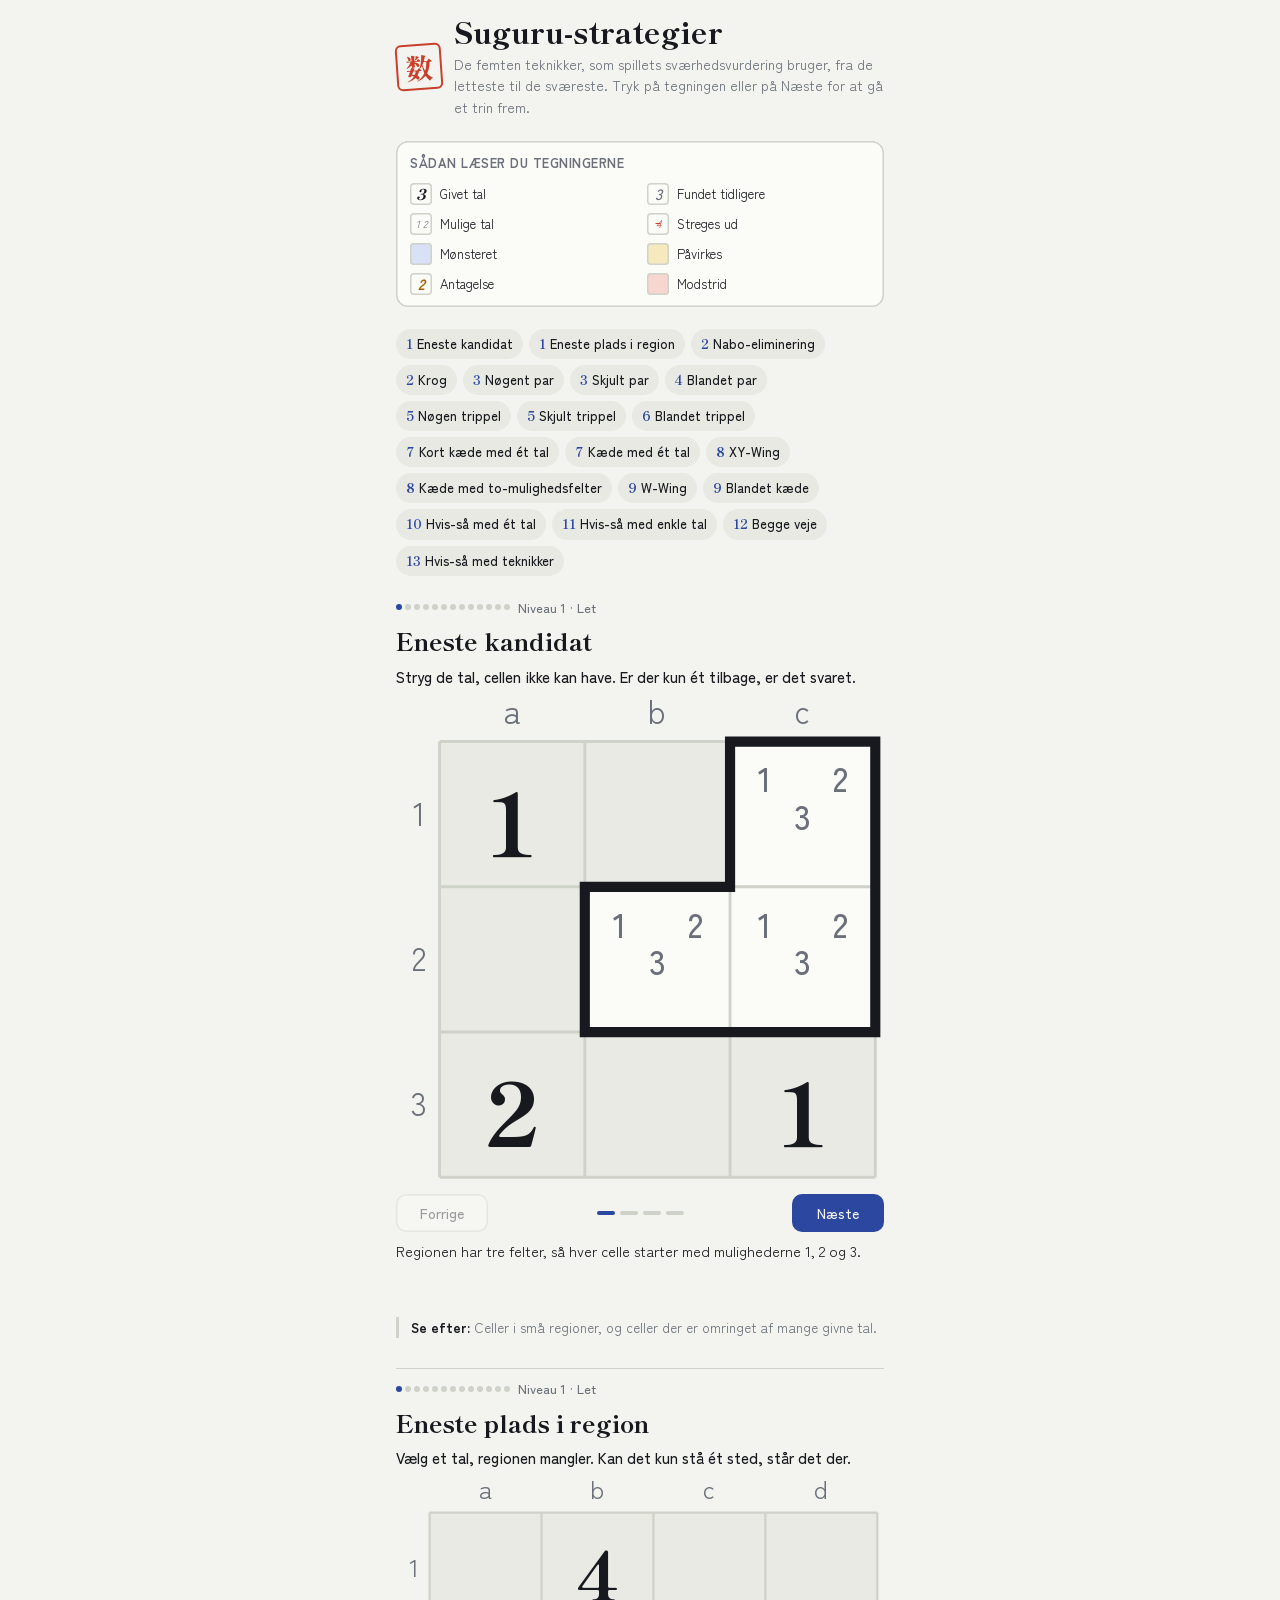
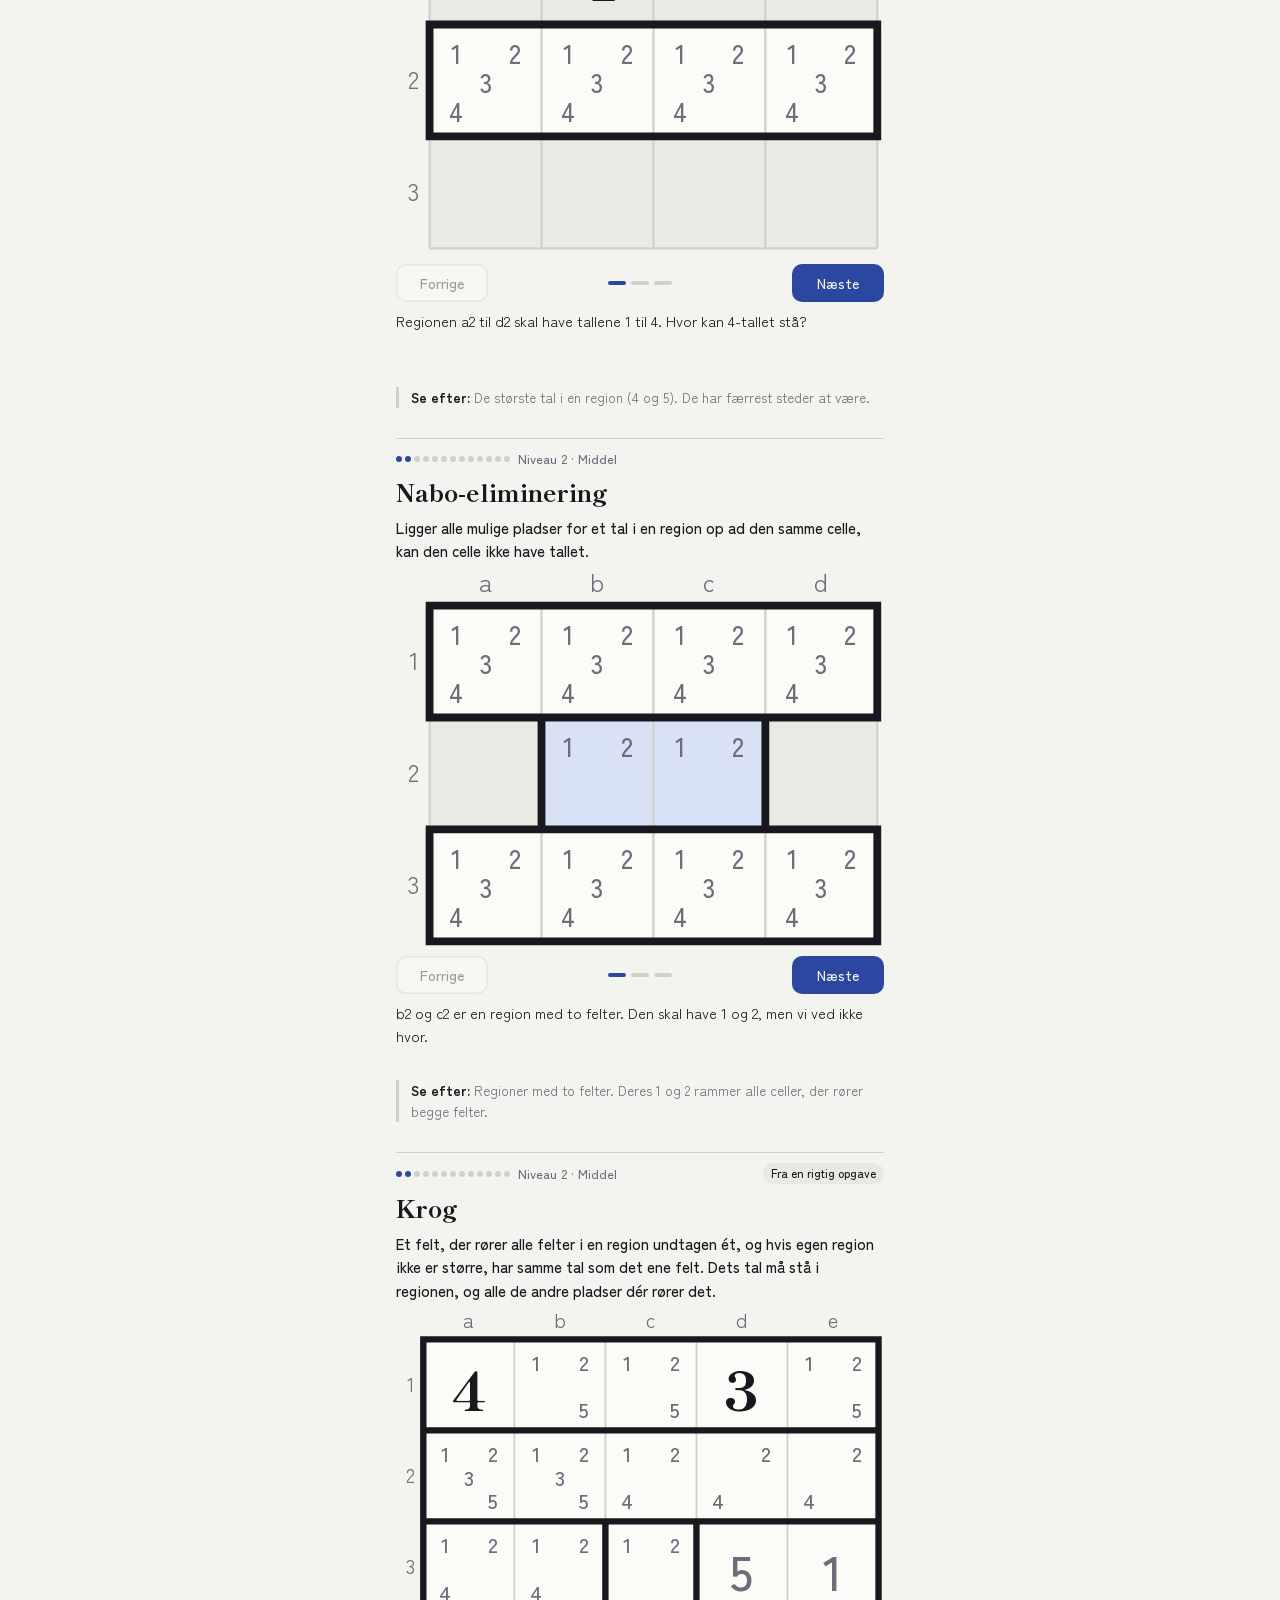
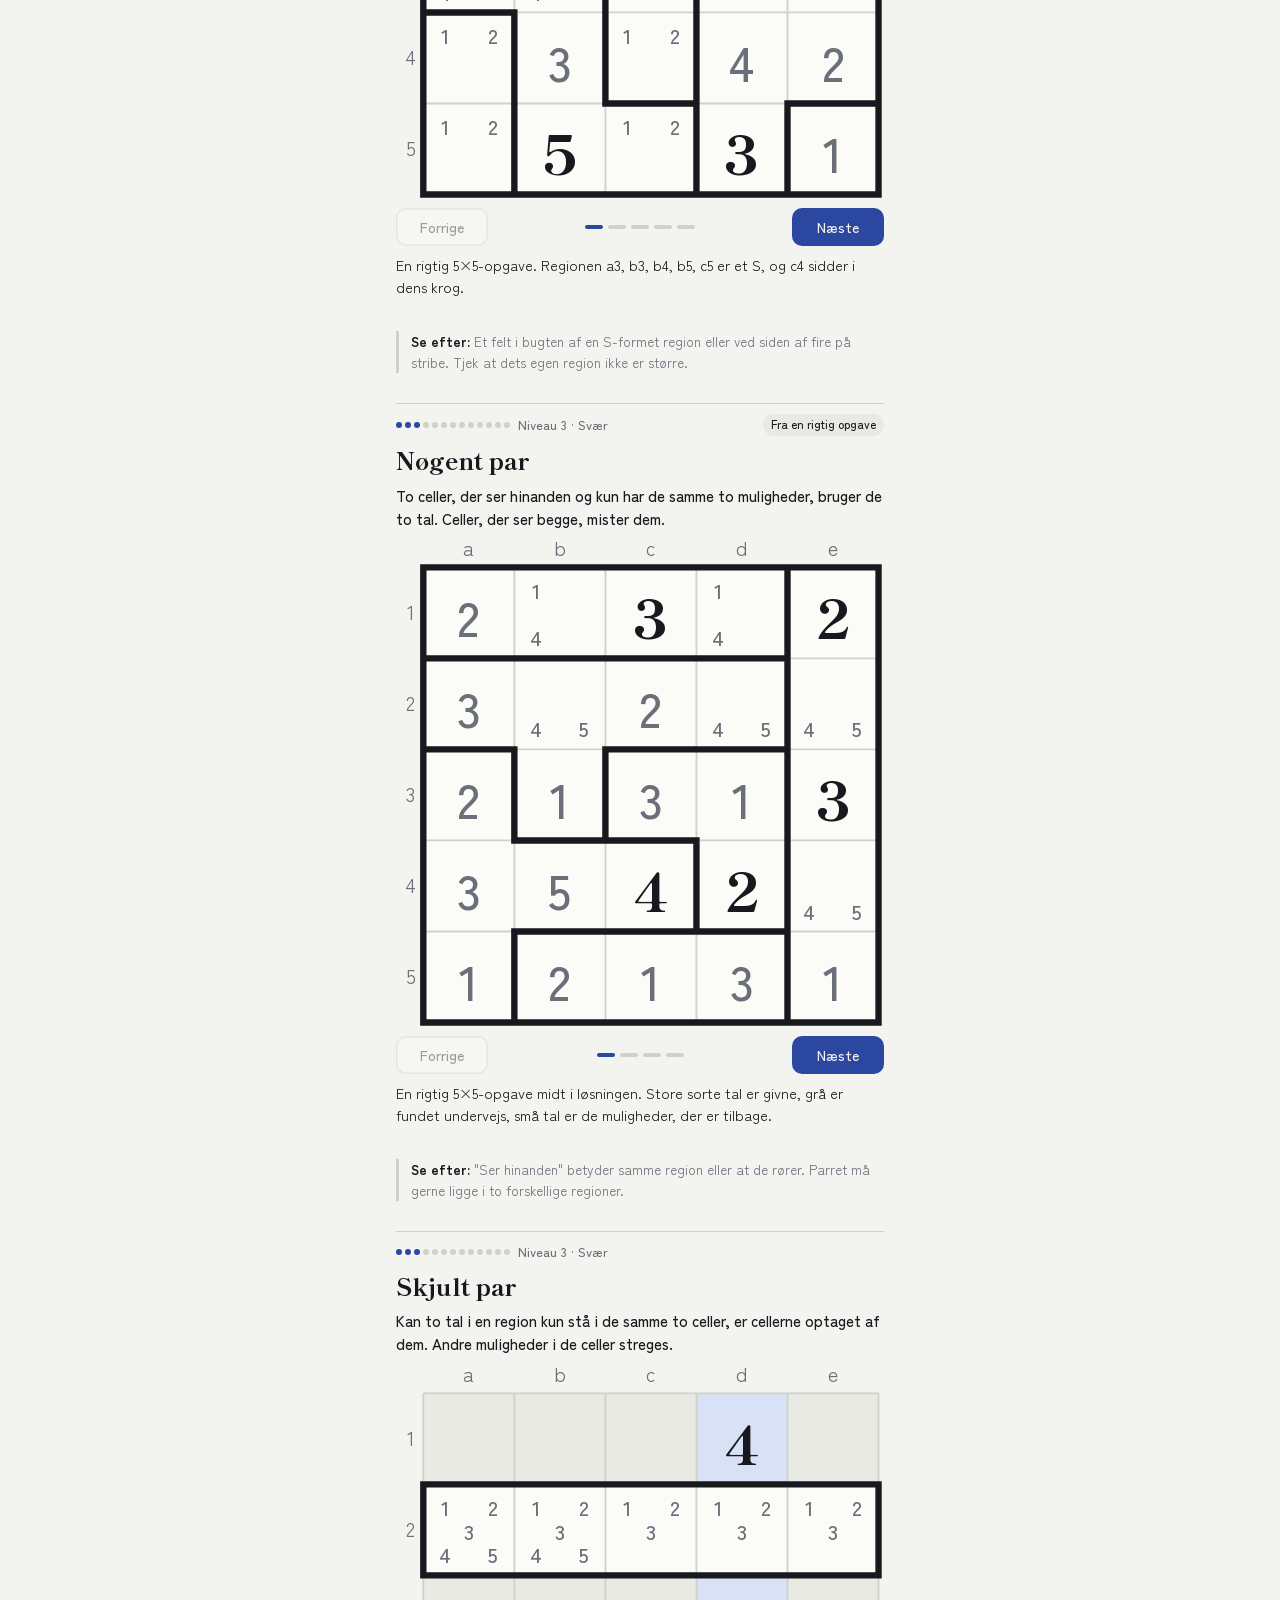
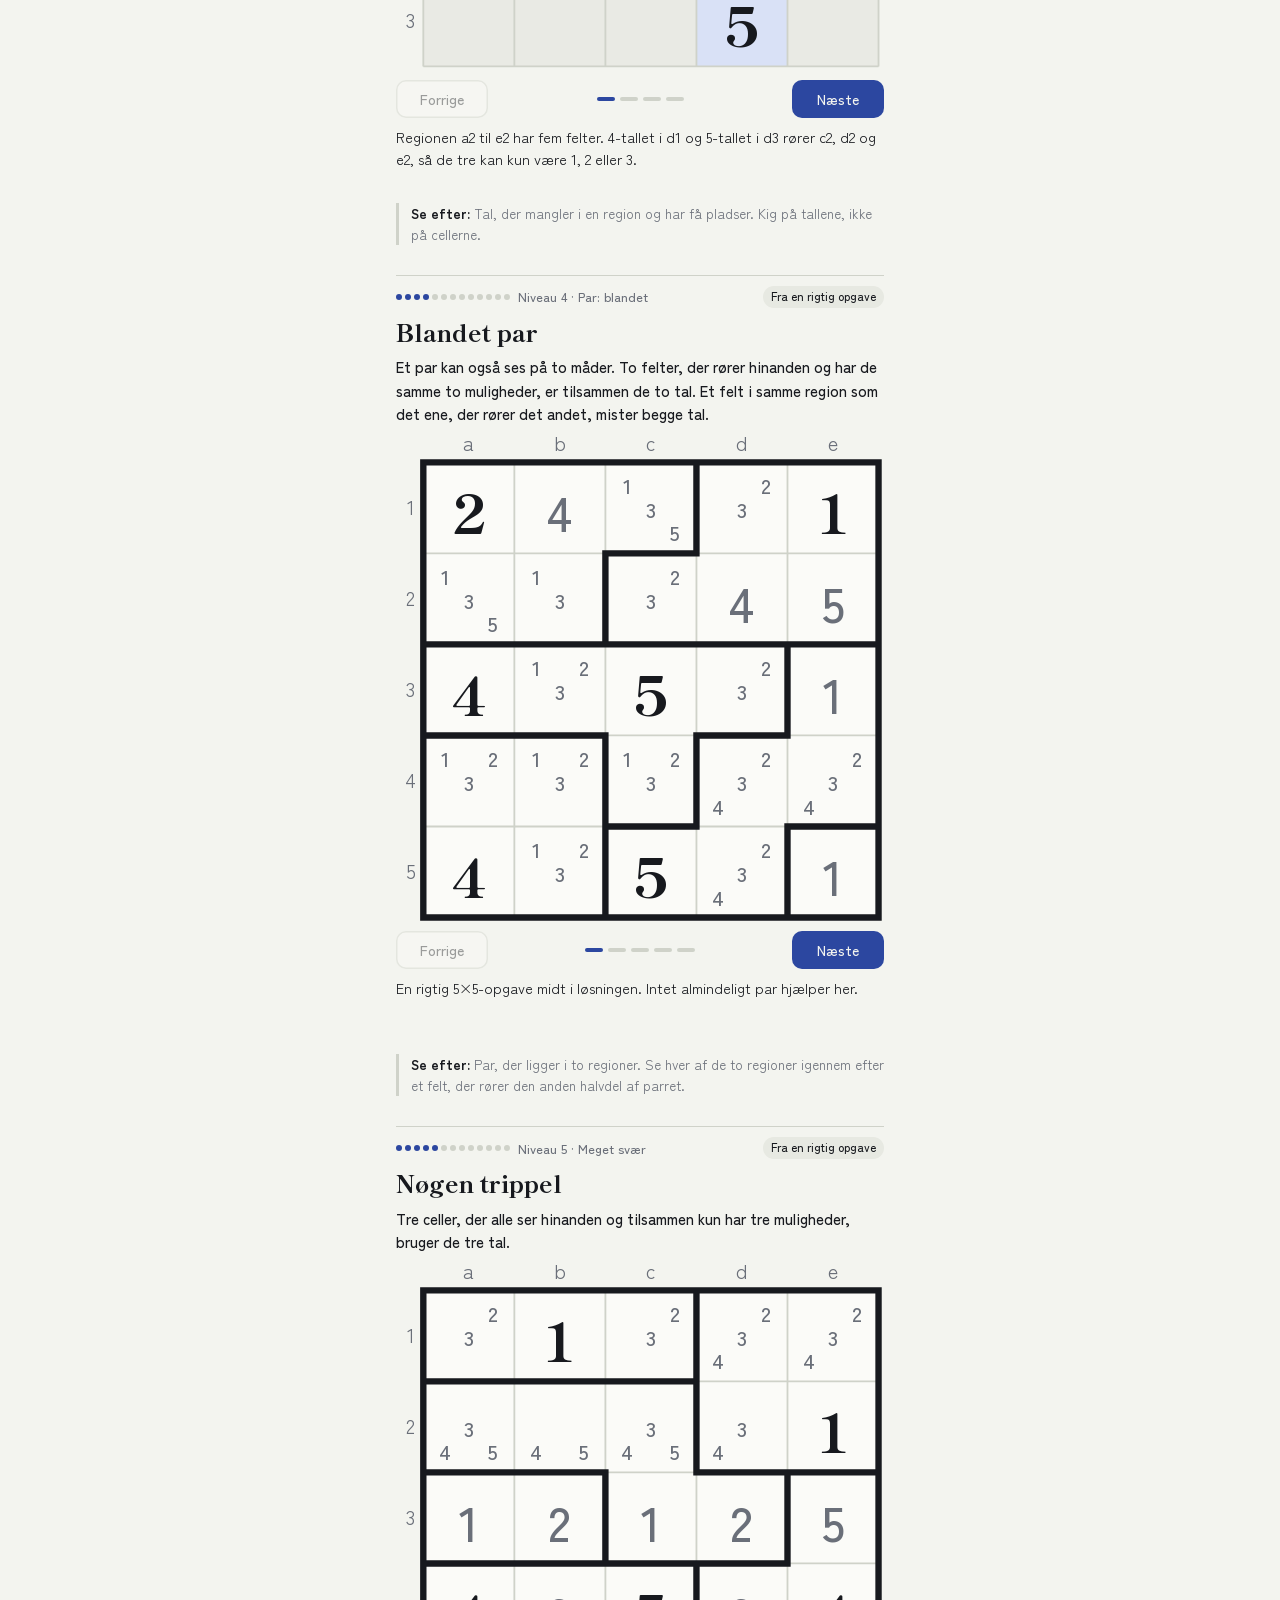
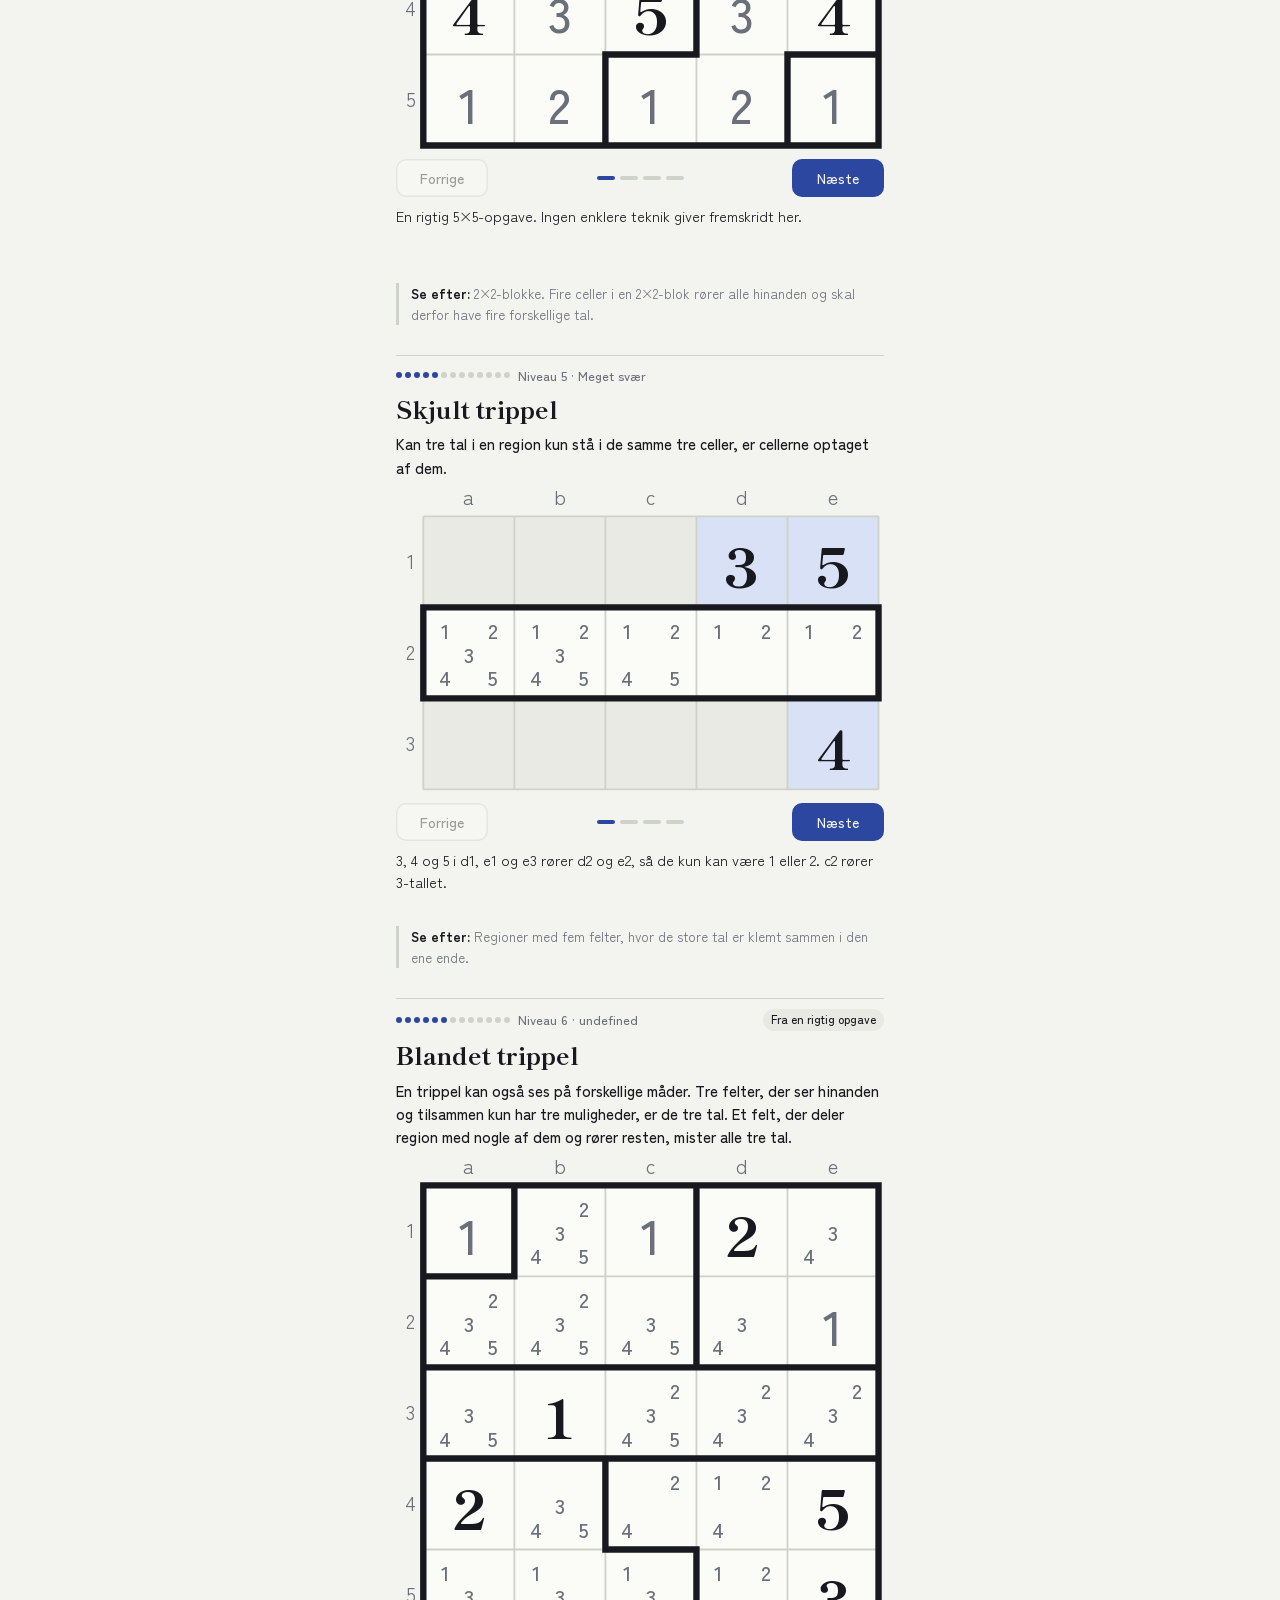
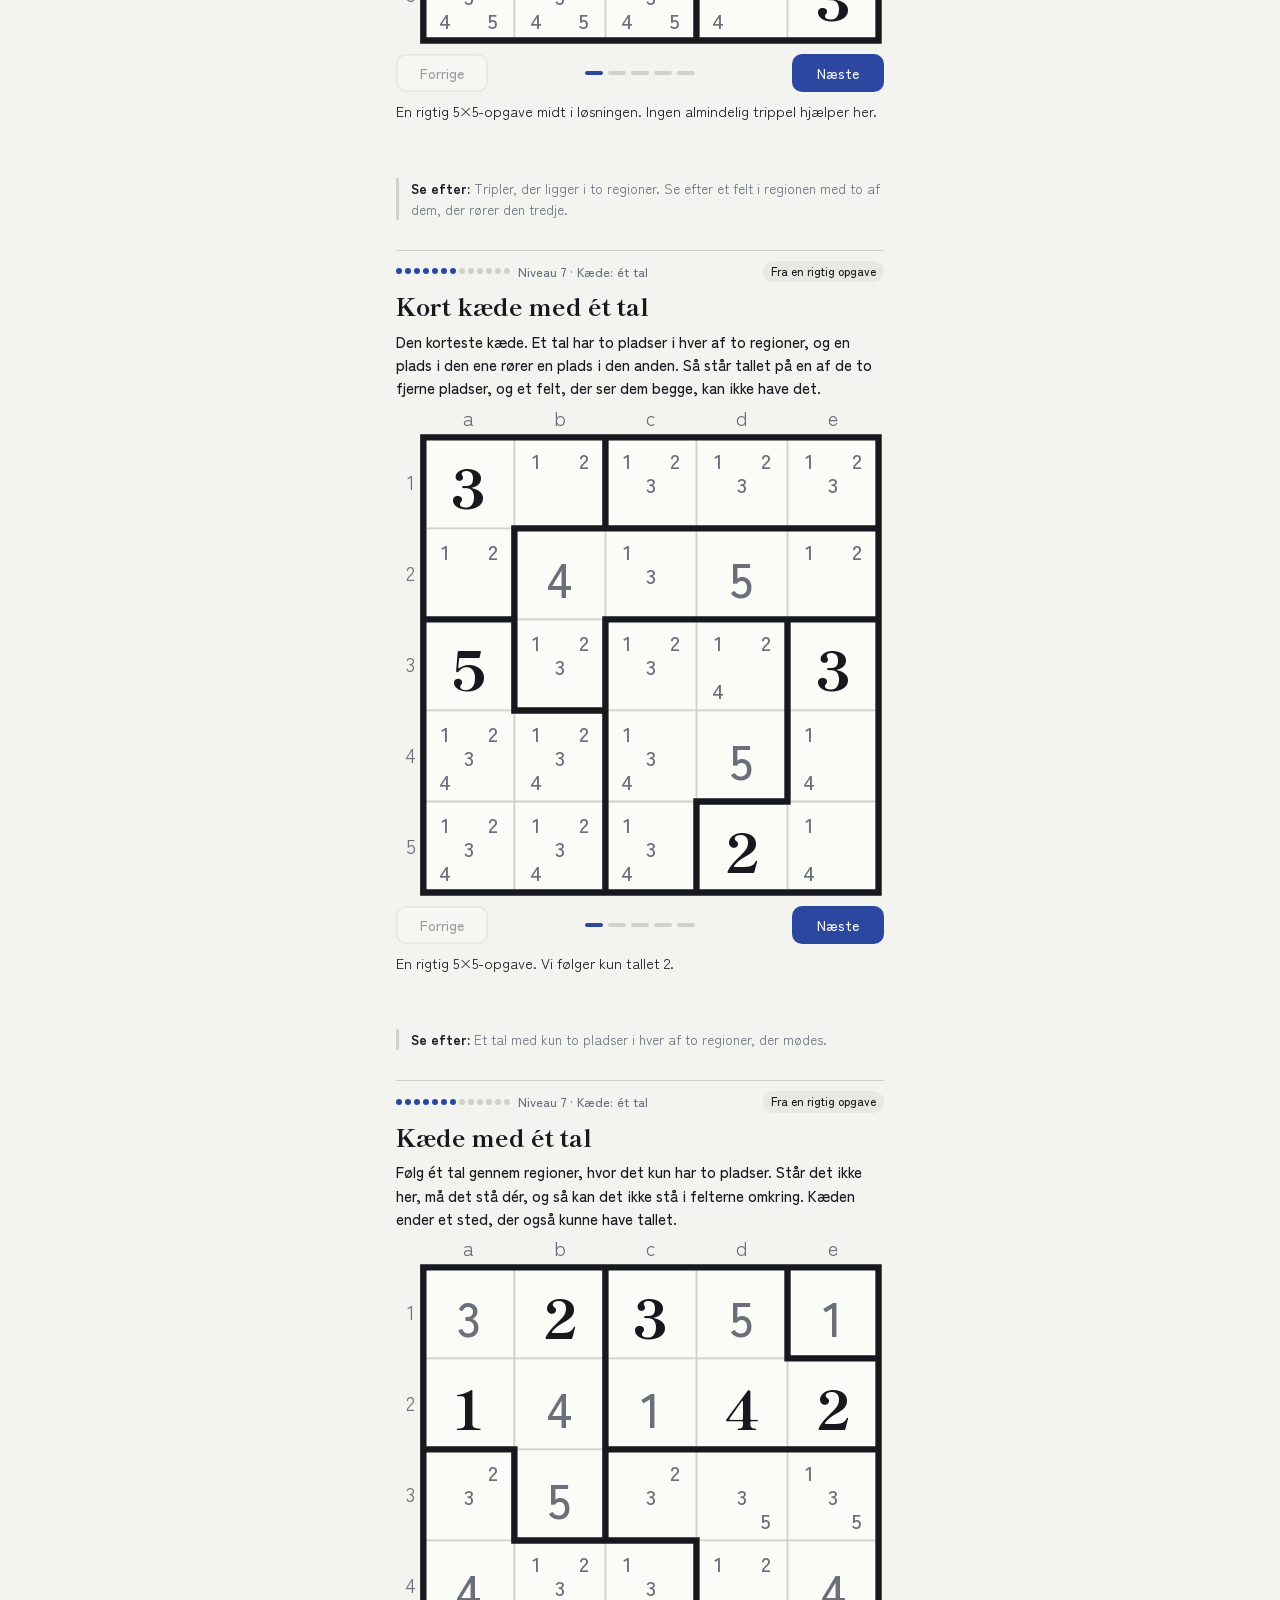
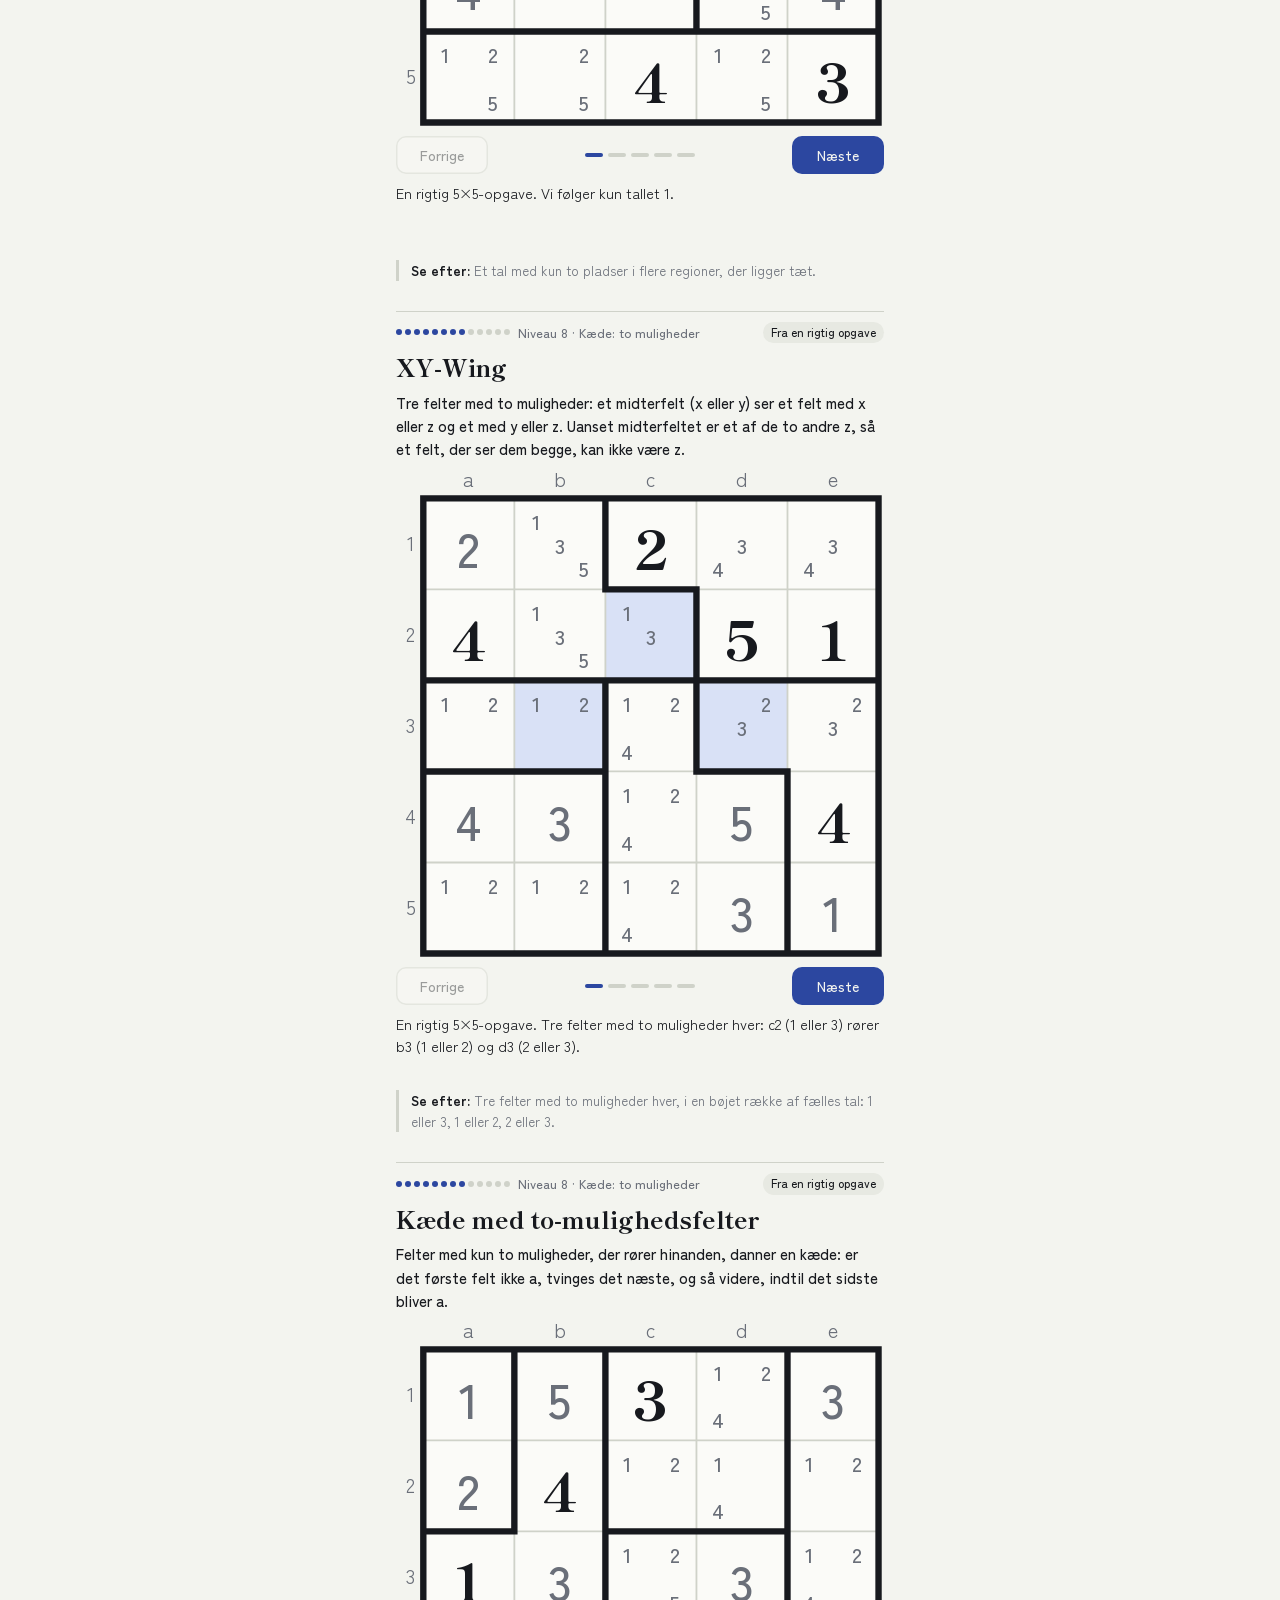
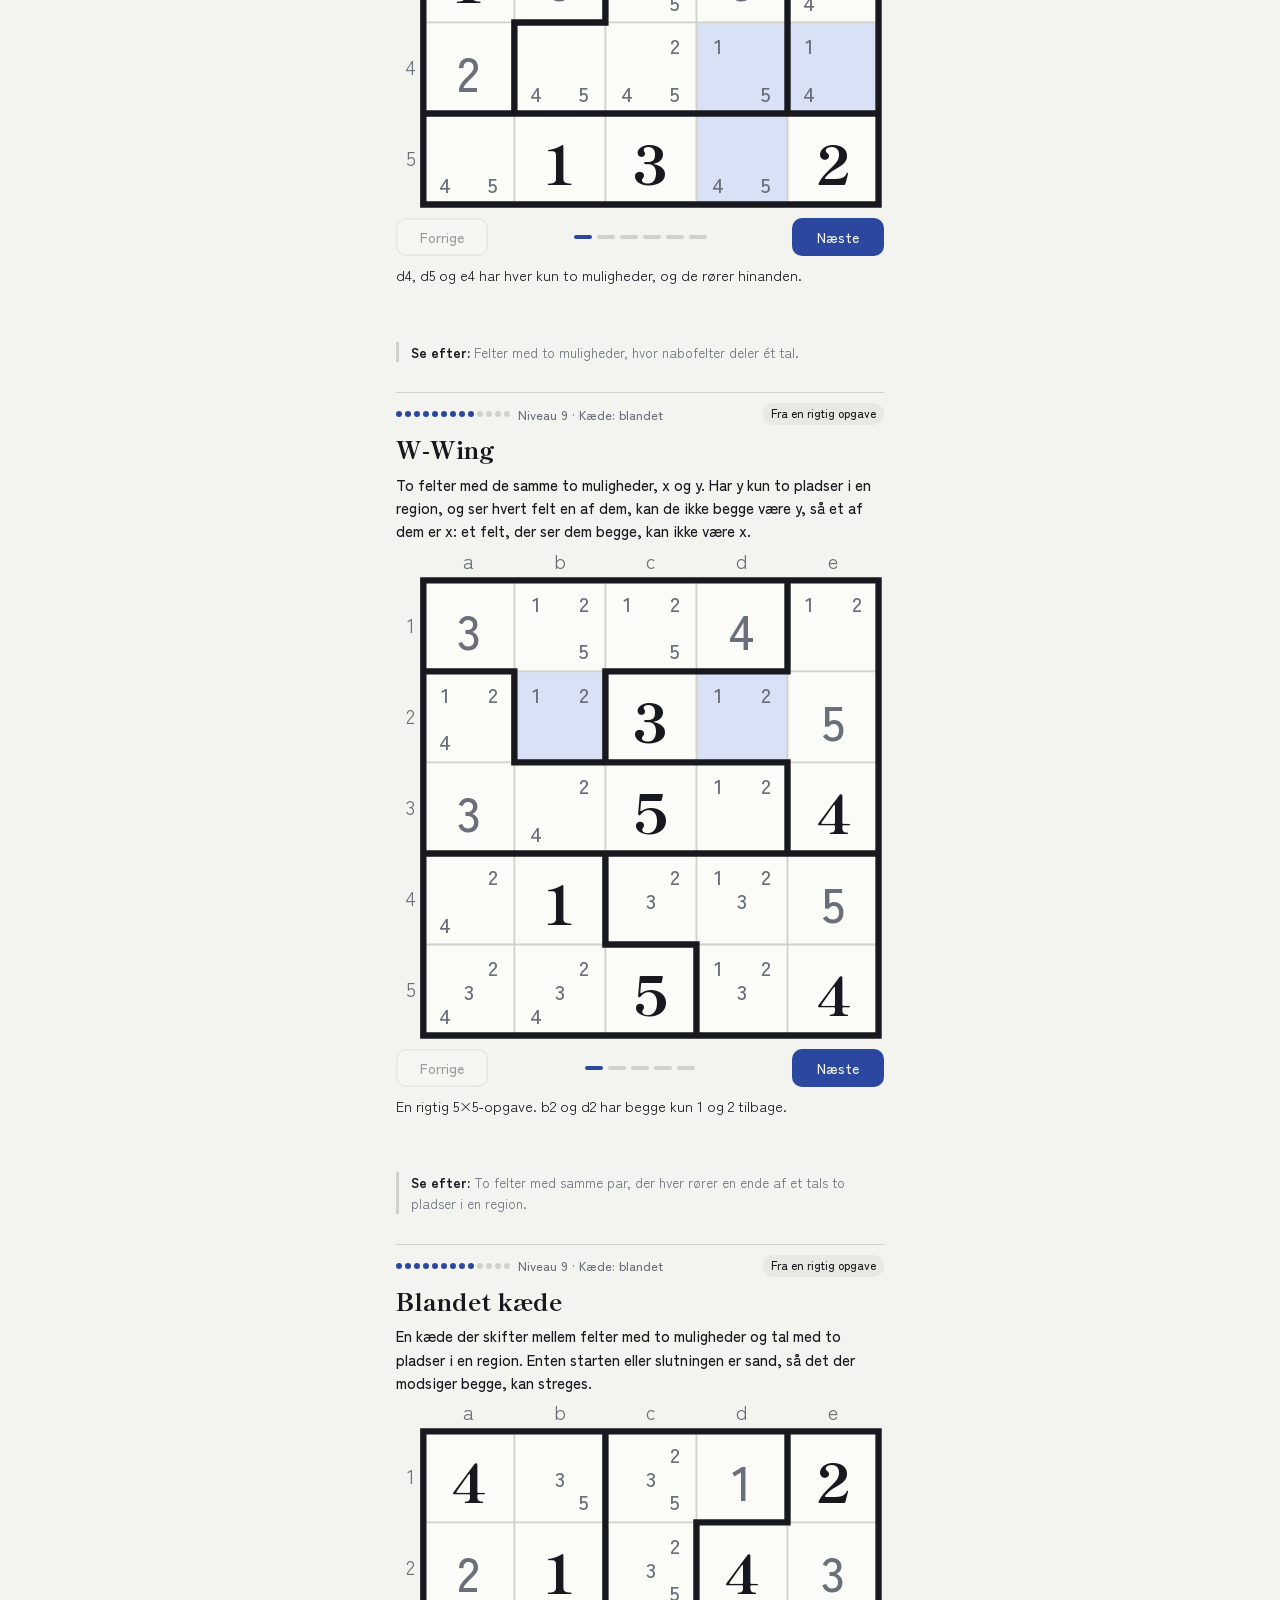
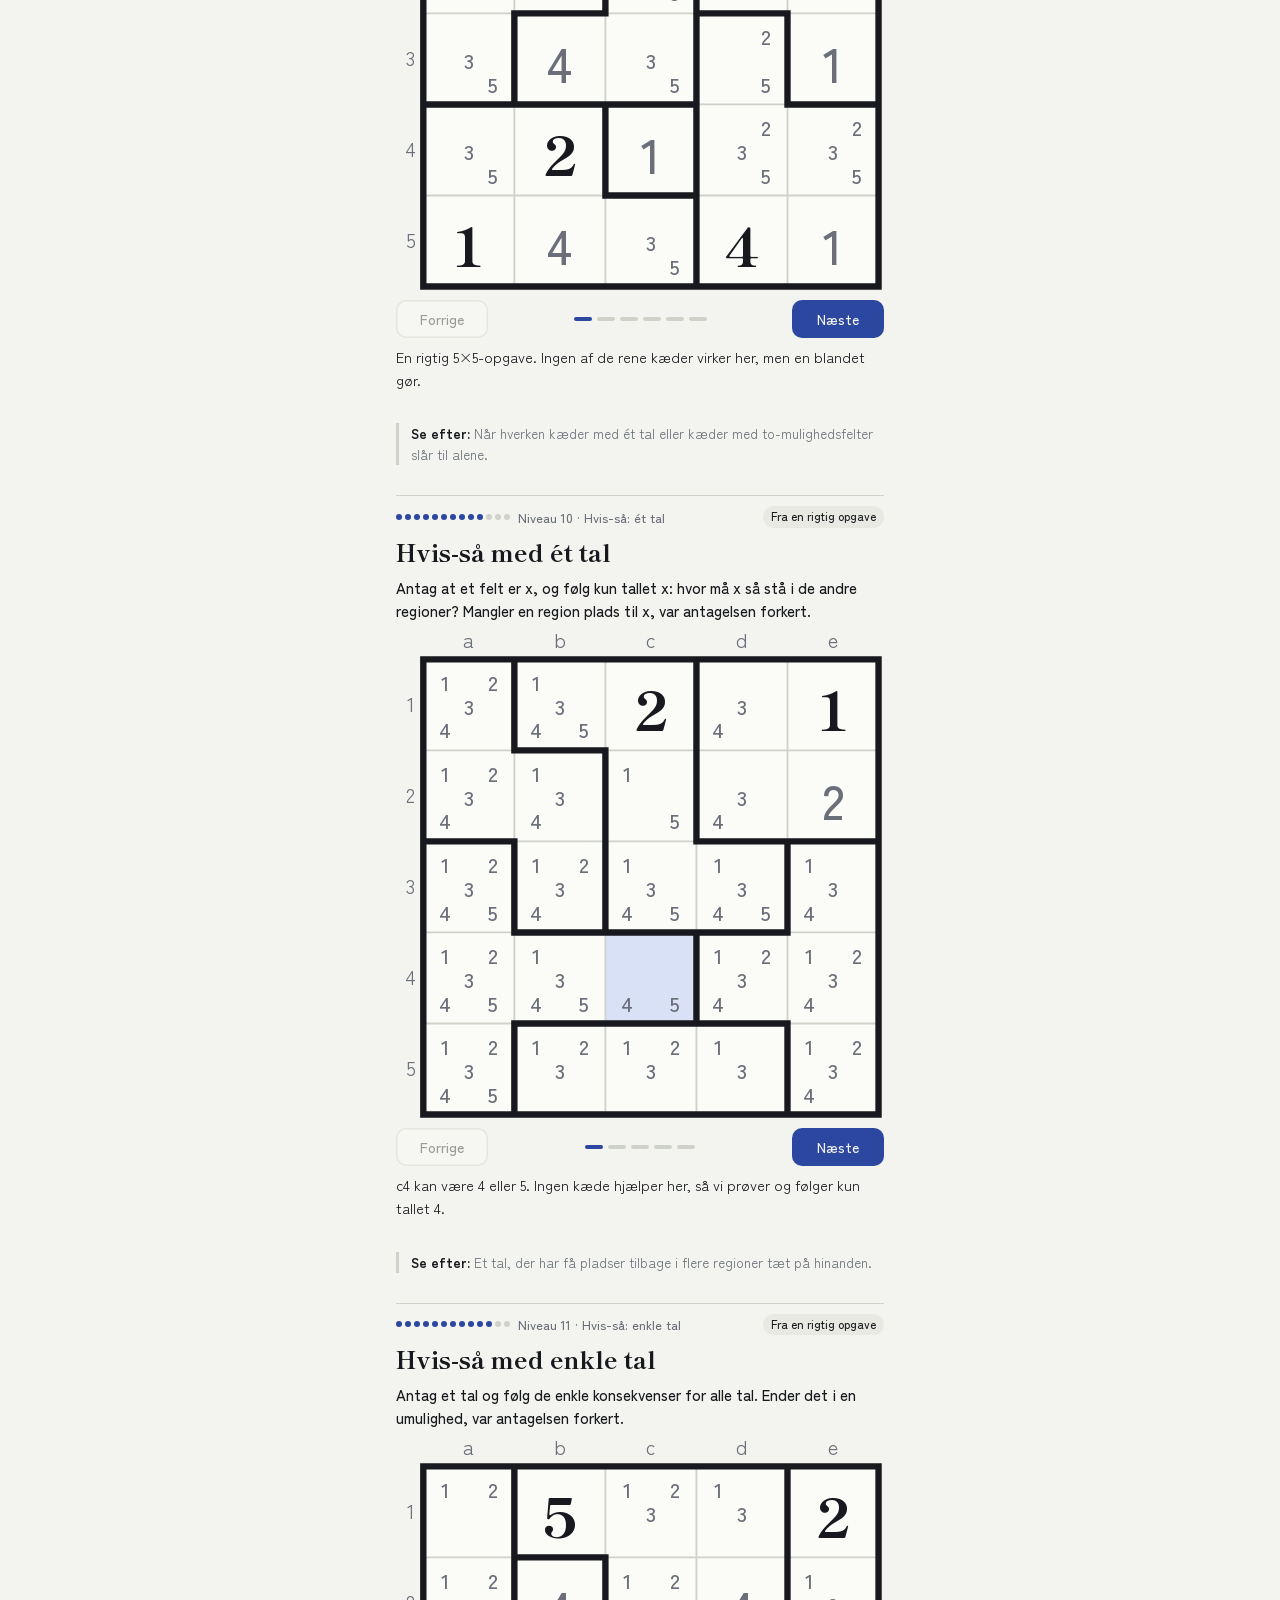
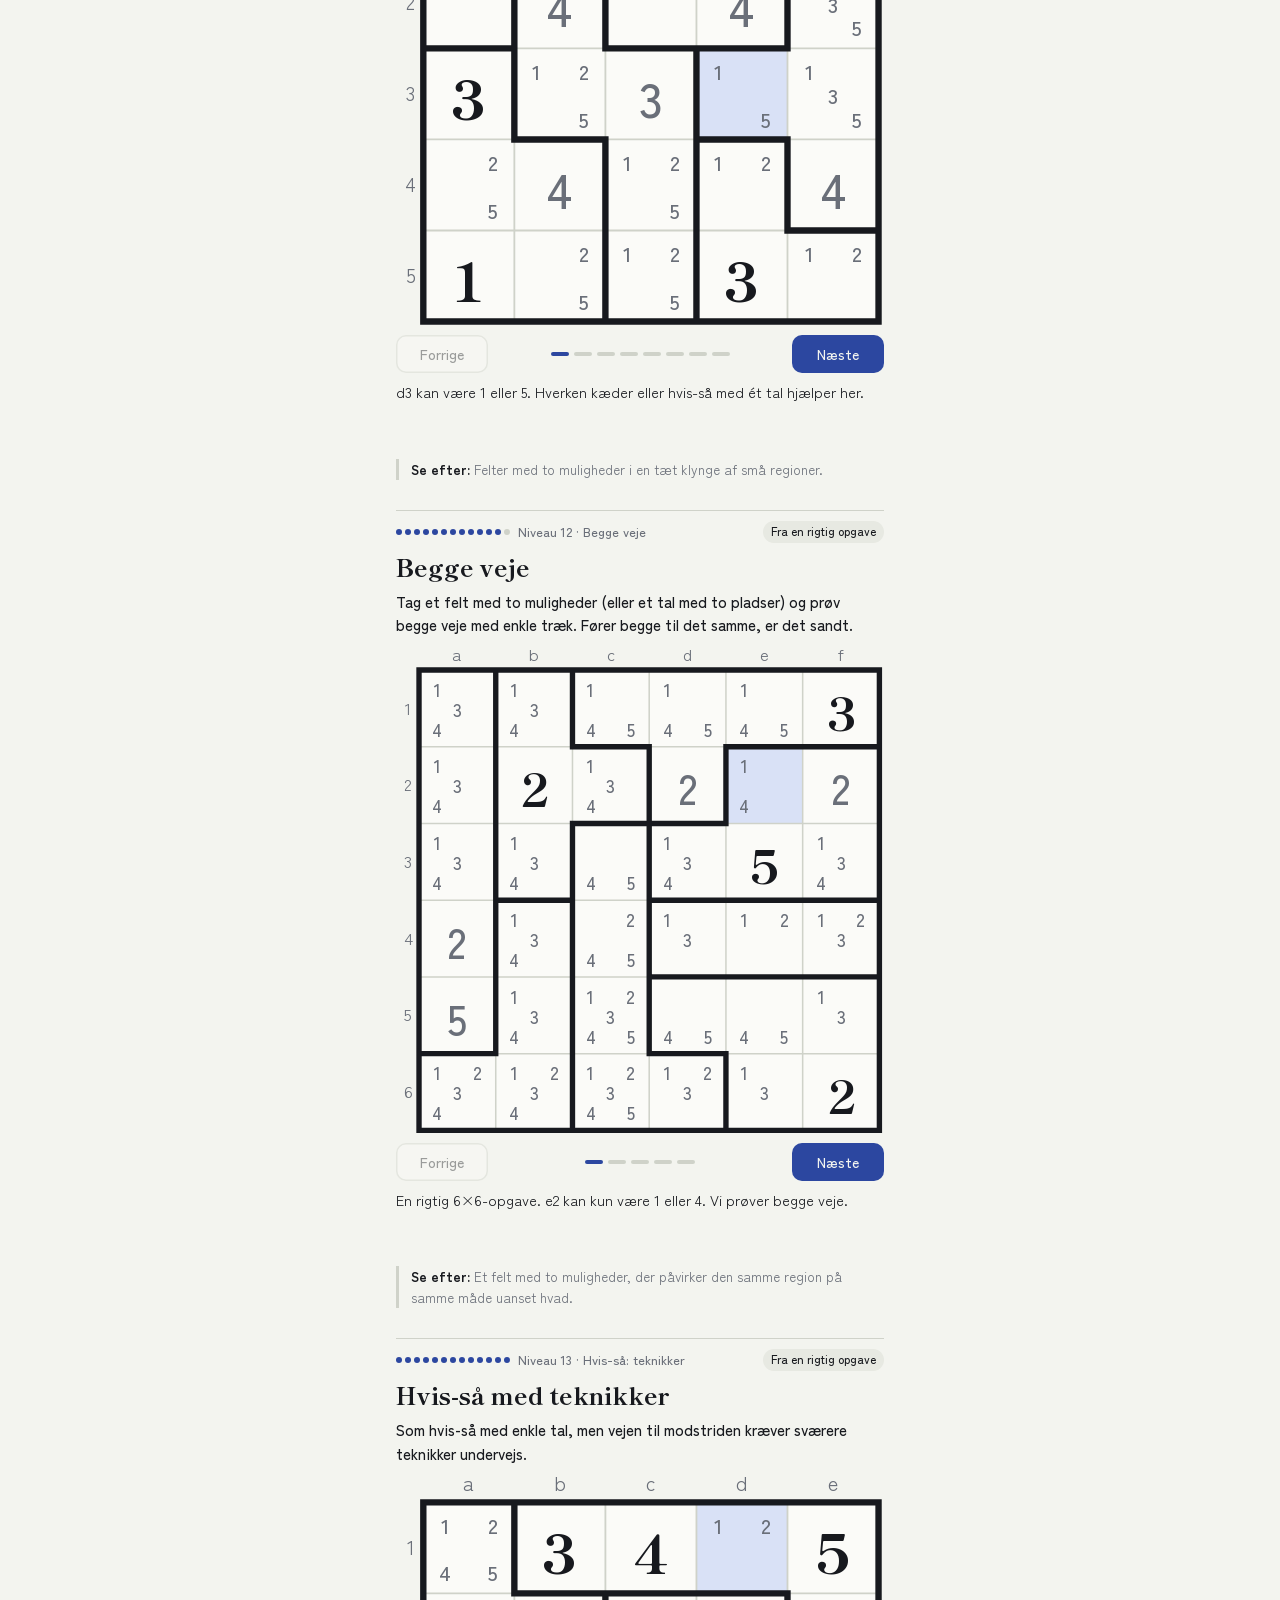
<file: web/suguru/guide-da.html>
<!DOCTYPE html>
<html lang="da">
<head>
<meta charset="utf-8">
<meta name="viewport" content="width=device-width, initial-scale=1">
<title>Suguru-strategier</title>
<link rel="icon" href="icons/icon-192.png" type="image/png">
<link rel="preconnect" href="https://fonts.googleapis.com">
<link rel="preconnect" href="https://fonts.gstatic.com" crossorigin>
<link href="https://fonts.googleapis.com/css2?family=Shippori+Mincho+B1:wght@600;800&family=Zen+Kaku+Gothic+New:wght@400;500;700&display=swap" rel="stylesheet">
<script>try{var t=JSON.parse(localStorage.getItem("suguru.settings")||"{}").theme;if(t==="light"||t==="dark")document.documentElement.setAttribute("data-theme",t)}catch(e){}</script>
<style>
/* Layout: one column of cards, one per strategy. Each card has a drawing you tap through. The same paper-and-marker style as the game. */
:root {
  --paper: #f3f4ef;
  --cell: #fbfbf8;
  --off: #e9eae4;
  --ink: #17191e;
  --mute: #6a6f79;
  --grid: #cfd2c9;
  --indigo: #2c47a0;
  --pat: #d9e1f6;
  --tgt: #f5e9bd;
  --badbg: #f6d6ce;
  --bad: #c8402b;
  --hypo: #a8610b;
  --stamp: #c8402b;
  --chip: #e7e9e2;
  --font-display: "Shippori Mincho B1", "Hiragino Mincho ProN", Georgia, serif;
  --font-body: "Zen Kaku Gothic New", "Hiragino Sans", system-ui, sans-serif;
  color-scheme: light;
}
@media (prefers-color-scheme: dark) {
  :root:not([data-theme="light"]) {
    --paper: #121419; --cell: #191c22; --off: #15171c; --ink: #e9eaee; --mute: #959aa6; --grid: #343843;
    --indigo: #93a9f2; --pat: #283357; --tgt: #3d3520; --badbg: #4a2620; --bad: #ff7c64; --hypo: #f0a54a;
    --stamp: #e0563f; --chip: #23262e; color-scheme: dark;
  }
}
:root[data-theme="dark"] {
  --paper: #121419; --cell: #191c22; --off: #15171c; --ink: #e9eaee; --mute: #959aa6; --grid: #343843;
  --indigo: #93a9f2; --pat: #283357; --tgt: #3d3520; --badbg: #4a2620; --bad: #ff7c64; --hypo: #f0a54a;
  --stamp: #e0563f; --chip: #23262e; color-scheme: dark;
}
* { box-sizing: border-box; }
html, body { margin: 0; background: var(--paper); color: var(--ink); }
body { font-family: var(--font-body); font-size: 15px; line-height: 1.55; -webkit-tap-highlight-color: transparent; }
main { max-width: 520px; margin: 0 auto; padding: 16px 16px 48px; display: flex; flex-direction: column; gap: 22px; }

header { display: grid; grid-template-columns: auto 1fr; gap: 6px 12px; align-items: center; }
.stamp { grid-row: span 2; width: 46px; height: 46px; border: 2.5px solid var(--stamp); color: var(--stamp); border-radius: 6px;
  display: grid; place-items: center; font-family: var(--font-display); font-weight: 800; font-size: 28px; transform: rotate(-4deg); }
h1 { margin: 0; font-family: var(--font-display); font-weight: 800; font-size: 30px; line-height: 1.05; text-wrap: balance; }
.lede { margin: 0; color: var(--mute); font-size: 14px; }

.legend { display: grid; grid-template-columns: 1fr 1fr; gap: 8px 14px; font-size: 13px; padding: 12px 14px; background: var(--cell);
  border-radius: 12px; box-shadow: inset 0 0 0 1.5px var(--grid); }
.legend h2 { grid-column: 1 / -1; margin: 0 0 2px; font-size: 13px; font-weight: 700; letter-spacing: 0.04em; text-transform: uppercase; color: var(--mute); }
.legend span { display: flex; align-items: center; gap: 8px; }
.sw { width: 22px; height: 22px; border-radius: 4px; flex: 0 0 auto; display: grid; place-items: center; font-size: 15px; line-height: 1;
  box-shadow: inset 0 0 0 1.5px var(--grid); background: var(--cell); }
.sw.given { font-family: var(--font-display); font-weight: 800; }
.sw.found { color: var(--mute); font-weight: 500; }
.sw.cand { font-size: 10px; color: var(--mute); }
.sw.pat { background: var(--pat); }
.sw.tgt { background: var(--tgt); }
.sw.badbg { background: var(--badbg); }
.sw.hypo { color: var(--hypo); font-weight: 700; }
.sw.strike { color: var(--bad); font-size: 11px; text-decoration: line-through; }

nav.toc { display: flex; flex-wrap: wrap; gap: 6px; }
nav.toc a { text-decoration: none; color: var(--ink); background: var(--chip); padding: 5px 10px; border-radius: 999px; font-size: 13px; font-weight: 500; }
nav.toc a b { font-family: var(--font-display); margin-right: 4px; color: var(--indigo); }
nav.toc a:focus-visible { outline: 2px solid var(--indigo); outline-offset: 2px; }

article { display: flex; flex-direction: column; gap: 10px; scroll-margin-top: 12px; }
.kicker { display: flex; align-items: center; gap: 8px; flex-wrap: wrap; font-size: 12.5px; color: var(--mute); font-weight: 500; }
.dots { display: inline-flex; gap: 3px; }
.dots i { width: 6px; height: 6px; border-radius: 50%; background: var(--grid); }
.dots i.on { background: var(--indigo); }
.real { margin-left: auto; font-size: 11.5px; padding: 2px 8px; border-radius: 999px; background: var(--chip); color: var(--ink); }
article h2 { margin: 0; font-family: var(--font-display); font-weight: 800; font-size: 24px; line-height: 1.15; text-wrap: balance; }
.rule { margin: 0; font-weight: 500; }
figure { margin: 0; display: flex; flex-direction: column; gap: 8px; }
figure svg { width: 100%; height: auto; display: block; cursor: pointer; user-select: none; -webkit-user-select: none; }
.stepper { display: grid; grid-template-columns: auto 1fr auto; align-items: center; gap: 8px; }
.stepper button { border: 0; border-radius: 10px; background: var(--cell); color: var(--ink); font: 500 14px var(--font-body); padding: 9px 14px;
  box-shadow: inset 0 0 0 1.5px var(--grid); cursor: pointer; min-width: 92px; }
.stepper button.next { background: var(--indigo); color: var(--paper); box-shadow: none; }
.stepper button:disabled { opacity: 0.4; cursor: default; }
.stepper button:focus-visible { outline: 2px solid var(--indigo); outline-offset: 2px; }
.progress { display: flex; justify-content: center; gap: 5px; }
.progress i { width: 18px; height: 4px; border-radius: 2px; background: var(--grid); }
.progress i.on { background: var(--indigo); }
.caption { margin: 0; min-height: 4.65em; font-size: 14.5px; }
.look { margin: 0; font-size: 13.5px; color: var(--mute); padding-left: 12px; border-left: 3px solid var(--grid); }
.look b { color: var(--ink); font-weight: 700; }
hr { border: 0; border-top: 1px solid var(--grid); margin: 0; width: 100%; }

section.practice h2 { margin: 0 0 6px; font-family: var(--font-display); font-weight: 800; font-size: 22px; }
section.practice ol { margin: 0; padding-left: 22px; display: flex; flex-direction: column; gap: 6px; }
section.practice p { margin: 8px 0 0; color: var(--mute); font-size: 13.5px; }
</style>
</head>
<body>
<main>
  <header>
    <div class="stamp" aria-hidden="true">数</div>
    <h1>Suguru-strategier</h1>
    <p class="lede">De femten teknikker, som spillets sværhedsvurdering bruger, fra de letteste til de sværeste. Tryk på tegningen eller på Næste for at gå et trin frem.</p>
  </header>

  <div class="legend" aria-label="Sådan læser du tegningerne">
    <h2>Sådan læser du tegningerne</h2>
    <span><i class="sw given">3</i>Givet tal</span>
    <span><i class="sw found">3</i>Fundet tidligere</span>
    <span><i class="sw cand">1 2</i>Mulige tal</span>
    <span><i class="sw strike">4</i>Streges ud</span>
    <span><i class="sw pat"></i>Mønsteret</span>
    <span><i class="sw tgt"></i>Påvirkes</span>
    <span><i class="sw hypo">2</i>Antagelse</span>
    <span><i class="sw badbg"></i>Modstrid</span>
  </div>

  <nav class="toc" id="toc" aria-label="Indhold"></nav>
  <div id="cards" style="display:flex;flex-direction:column;gap:30px"></div>

  <section class="practice">
    <h2>Rækkefølgen i praksis</h2>
    <ol>
      <li>Gå hele gitteret igennem for eneste kandidat og eneste plads, til der ikke sker mere.</li>
      <li>Kig efter regioner med to felter og efter 2×2-blokke. Det er dér, nabo-eliminering og tripler oftest gemmer sig.</li>
      <li>Skriv mulige tal med blyant og led efter par, der ser hinanden.</li>
      <li>Find felter med to muligheder og tal med to pladser i en region, og se om de kan kædes sammen. Start med ét tal ad gangen.</li>
      <li>Først når intet andet virker: antag et tal og følg det. Begynd med kun det ene tal, så alle tal, og prøv til sidst begge veje.</li>
    </ol>
    <p>I spillet måles en opgaves sværhed som indsats: det tungeste skridt plus et tillæg for, hvor mange tunge skridt der er. Niveauet ved hver teknik herunder er teknikkens plads fra let til svær, ikke opgavens sværhedsgrad. Eksemplerne med mærket "Fra en rigtig opgave" er hentet direkte fra generatoren, og alle påstande er kontrolleret mod opgavernes løsninger.</p>
  </section>
</main>

<script>
const EXAMPLES = [{"id":"eneste-kandidat","level":1,"name":"Eneste kandidat","rule":"Stryg de tal, cellen ikke kan have. Er der kun ét tilbage, er det svaret.","look":"Celler i små regioner, og celler der er omringet af mange givne tal.","R":3,"C":3,"regions":["..A",".AA","..."],"givens":{"a1":1,"a3":2,"c3":1},"base":{"val":{},"cand":{"c1":"123","b2":"123","c2":"123"}},"frames":[{"text":"Regionen har tre felter, så hver celle starter med mulighederne 1, 2 og 3."},{"pattern":["a1","a3"],"target":["b2"],"strike":{"b2":"12"},"text":"b2 rører 1-tallet i a1 og 2-tallet i a3, begge skråt. De to tal streges ud."},{"set":{"b2":3},"newv":["b2"],"text":"Kun 3 er tilbage, så b2 = 3."},{"pattern":["c3"],"set":{"c2":2,"c1":1},"newv":["c1","c2"],"text":"Det smitter: c2 rører 1-tallet i c3 og kan nu kun være 2. Så bliver c1 = 1."}]},{"id":"eneste-plads","level":1,"name":"Eneste plads i region","rule":"Vælg et tal, regionen mangler. Kan det kun stå ét sted, står det der.","look":"De største tal i en region (4 og 5). De har færrest steder at være.","R":3,"C":4,"regions":["....","AAAA","...."],"givens":{"b1":4},"base":{"val":{},"cand":{"a2":"1234","b2":"1234","c2":"1234","d2":"1234"}},"frames":[{"text":"Regionen a2 til d2 skal have tallene 1 til 4. Hvor kan 4-tallet stå?"},{"pattern":["b1"],"target":["a2","b2","c2"],"strike":{"a2":"4","b2":"4","c2":"4"},"text":"4-tallet i b1 rører a2, b2 og c2, også skråt."},{"cand":{"a2":"123","b2":"123","c2":"123"},"set":{"d2":4},"newv":["d2"],"text":"Kun d2 er tilbage, så d2 = 4. d2 havde stadig fire muligheder, så eneste kandidat kunne ikke have fundet den."}]},{"id":"nabo-eliminering","level":2,"name":"Nabo-eliminering","rule":"Ligger alle mulige pladser for et tal i en region op ad den samme celle, kan den celle ikke have tallet.","look":"Regioner med to felter. Deres 1 og 2 rammer alle celler, der rører begge felter.","R":3,"C":4,"regions":["AAAA",".BB.","CCCC"],"givens":{},"base":{"val":{},"cand":{"a1":"1234","b1":"1234","c1":"1234","d1":"1234","b2":"12","c2":"12","a3":"1234","b3":"1234","c3":"1234","d3":"1234"}},"frames":[{"pattern":["b2","c2"],"text":"b2 og c2 er en region med to felter. Den skal have 1 og 2, men vi ved ikke hvor."},{"pattern":["b2","c2"],"target":["b1","c1","b3","c3"],"strike":{"b1":"12","c1":"12","b3":"12","c3":"12"},"text":"Uanset rækkefølgen lander 1 og 2 i celler, som b1, c1, b3 og c3 alle rører. De fire celler kan derfor ikke være 1 eller 2."},{"cand":{"b1":"34","c1":"34","b3":"34","c3":"34"},"target":["a1","d1"],"text":"a1 og d1 rører kun ét af felterne og beholder 1 og 2. I den øverste region må 1 og 2 altså stå i a1 og d1."}]},{"id":"krog","level":2,"name":"Krog","rule":"Et felt, der rører alle felter i en region undtagen ét, og hvis egen region ikke er større, har samme tal som det ene felt. Dets tal må stå i regionen, og alle de andre pladser dér rører det.","look":"Et felt i bugten af en S-formet region eller ved siden af fire på stribe. Tjek at dets egen region ikke er større.","R":5,"C":5,"regions":["AAAAA","BBBBB","CCDEE","FCDEE","FCCEG"],"givens":{"a1":4,"d1":3,"b5":5,"d5":3},"base":{"val":{"d3":5,"e3":1,"b4":3,"d4":4,"e4":2,"e5":1},"cand":{"b1":"125","c1":"125","e1":"125","a2":"1235","b2":"1235","c2":"124","d2":"24","e2":"24","a3":"124","b3":"124","c3":"12","a4":"12","c4":"12","a5":"12","c5":"12"}},"real":true,"frames":[{"text":"En rigtig 5×5-opgave. Regionen a3, b3, b4, b5, c5 er et S, og c4 sidder i dens krog."},{"pattern":["c4"],"text":"c4's egen region har kun to felter, så c4 er 1 eller 2. S'et har fem felter og rummer alle tal fra 1 til 5, så tallet i c4 står et sted i S'et."},{"pattern":["c4","b3","b4","b5","c5"],"text":"c4 rører b3, b4, b5 og c5, så ingen af dem kan have dets tal."},{"pattern":["c4","a3"],"target":["a3"],"strike":{"a3":"4"},"text":"Kun a3 er tilbage: a3 har samme tal som c4, 1 eller 2. Så kan a3 ikke være 4."},{"cand":{"a3":"12"},"set":{"b3":4},"newv":["b3"],"text":"I S'et kan 4 nu kun stå i b3: b3 = 4. Krogen gælder uanset tallene på pladen, så længe feltets egen region ikke er større end S'et."}]},{"id":"noegent-par","level":3,"name":"Nøgent par","rule":"To celler, der ser hinanden og kun har de samme to muligheder, bruger de to tal. Celler, der ser begge, mister dem.","look":"\"Ser hinanden\" betyder samme region eller at de rører. Parret må gerne ligge i to forskellige regioner.","R":5,"C":5,"regions":["AAAAB","CCCCB","DCEEB","DDDEB","DFFFB"],"givens":{"c1":3,"e1":2,"e3":3,"c4":4,"d4":2},"base":{"val":{"a1":2,"a2":3,"c2":2,"a3":2,"b3":1,"c3":3,"d3":1,"a4":3,"b4":5,"a5":1,"b5":2,"c5":1,"d5":3,"e5":1},"cand":{"b1":"14","d1":"14","b2":"45","d2":"45","e2":"45","e4":"45"}},"real":true,"frames":[{"text":"En rigtig 5×5-opgave midt i løsningen. Store sorte tal er givne, grå er fundet undervejs, små tal er de muligheder, der er tilbage."},{"pattern":["d2","e2"],"text":"d2 og e2 rører hinanden og kan begge kun være 4 eller 5. Den ene bliver 4, den anden 5, selv om de ligger i hver sin region."},{"pattern":["d2","e2"],"target":["d1"],"strike":{"d1":"4"},"text":"d1 rører både d2 og e2. Hvis d1 var 4, kunne ingen af dem være 4. Altså kan d1 ikke være 4."},{"set":{"d1":1},"newv":["d1"],"text":"d1 har kun 1 tilbage: d1 = 1."}]},{"id":"skjult-par","level":3,"name":"Skjult par","rule":"Kan to tal i en region kun stå i de samme to celler, er cellerne optaget af dem. Andre muligheder i de celler streges.","look":"Tal, der mangler i en region og har få pladser. Kig på tallene, ikke på cellerne.","R":3,"C":5,"regions":[".....","AAAAA","....."],"givens":{"d1":4,"d3":5},"base":{"val":{},"cand":{"a2":"12345","b2":"12345","c2":"123","d2":"123","e2":"123"}},"frames":[{"pattern":["d1","d3"],"text":"Regionen a2 til e2 har fem felter. 4-tallet i d1 og 5-tallet i d3 rører c2, d2 og e2, så de tre kan kun være 1, 2 eller 3."},{"pattern":["a2","b2"],"text":"Hvor kan 4 og 5 stå? Kun i a2 og b2. To tal og to pladser, så begge celler er optaget."},{"pattern":["a2","b2"],"target":["a2","b2"],"strike":{"a2":"123","b2":"123"},"text":"a2 og b2 kan derfor ikke være 1, 2 eller 3, selv om tallene står som muligheder."},{"cand":{"a2":"45","b2":"45"},"text":"Parret var skjult, fordi a2 og b2 havde fem muligheder hver. Fra den anden side er c2, d2 og e2 en nøgen trippel med 1, 2 og 3."}]},{"id":"blandet-par","level":4,"name":"Blandet par","rule":"Et par kan også ses på to måder. To felter, der rører hinanden og har de samme to muligheder, er tilsammen de to tal. Et felt i samme region som det ene, der rører det andet, mister begge tal.","look":"Par, der ligger i to regioner. Se hver af de to regioner igennem efter et felt, der rører den anden halvdel af parret.","R":5,"C":5,"regions":["AAABB","AABBB","CCCCD","EECDD","EEDDF"],"givens":{"a1":2,"e1":1,"a3":4,"c3":5,"a5":4,"c5":5},"base":{"val":{"b1":4,"d2":4,"e2":5,"e3":1,"e5":1},"cand":{"c1":"135","d1":"23","a2":"135","b2":"13","c2":"23","b3":"123","d3":"23","a4":"123","b4":"123","c4":"123","d4":"234","e4":"234","b5":"123","d5":"234"}},"real":true,"frames":[{"text":"En rigtig 5×5-opgave midt i løsningen. Intet almindeligt par hjælper her."},{"pattern":["c2","d3"],"text":"c2 og d3 rører hinanden og kan begge kun være 2 eller 3. Den ene er 2, den anden 3, selv om de ligger i hver sin region."},{"pattern":["c2","d3"],"target":["b3"],"text":"b3 rører ikke d3, men ligger i samme region og kan derfor ikke have d3's tal. Den rører c2 og kan derfor heller ikke have c2's tal."},{"pattern":["c2","d3"],"target":["b3"],"strike":{"b3":"23"},"text":"Tilsammen er c2 og d3 2 og 3, så b3 kan ingen af delene være. b3 ser parret på to forskellige måder, og det er dét, der gør det svært at få øje på."},{"set":{"b3":1},"newv":["b3"],"text":"b3 har kun 1 tilbage: b3 = 1."}]},{"id":"noegen-trippel","level":5,"name":"Nøgen trippel","rule":"Tre celler, der alle ser hinanden og tilsammen kun har tre muligheder, bruger de tre tal.","look":"2×2-blokke. Fire celler i en 2×2-blok rører alle hinanden og skal derfor have fire forskellige tal.","R":5,"C":5,"regions":["AAABB","CCCBB","DDCCE","FFFEE","FFEEG"],"givens":{"b1":1,"e2":1,"a4":4,"c4":5,"e4":4},"base":{"val":{"a3":1,"b3":2,"c3":1,"d3":2,"e3":5,"b4":3,"d4":3,"a5":1,"b5":2,"c5":1,"d5":2,"e5":1},"cand":{"a1":"23","c1":"23","d1":"234","e1":"234","a2":"345","b2":"45","c2":"345","d2":"34"}},"real":true,"frames":[{"text":"En rigtig 5×5-opgave. Ingen enklere teknik giver fremskridt her."},{"pattern":["c1","d1","d2"],"text":"c1, d1 og d2 rører alle hinanden. Tilsammen kan de kun være 2, 3 eller 4. Hver celle behøver ikke alle tre, det er nok at de deler dem."},{"pattern":["c1","d1","d2"],"target":["c2"],"strike":{"c2":"34"},"text":"c2 rører alle tre og kan derfor hverken være 3 eller 4. 2 var allerede væk."},{"set":{"c2":5},"newv":["c2"],"text":"c2 = 5. De fire celler udgør en 2×2-blok: tre af dem deler 2, 3 og 4, så den fjerde må være noget andet."}]},{"id":"skjult-trippel","level":5,"name":"Skjult trippel","rule":"Kan tre tal i en region kun stå i de samme tre celler, er cellerne optaget af dem.","look":"Regioner med fem felter, hvor de store tal er klemt sammen i den ene ende.","R":3,"C":5,"regions":[".....","AAAAA","....."],"givens":{"d1":3,"e1":5,"e3":4},"base":{"val":{},"cand":{"a2":"12345","b2":"12345","c2":"1245","d2":"12","e2":"12"}},"frames":[{"pattern":["d1","e1","e3"],"text":"3, 4 og 5 i d1, e1 og e3 rører d2 og e2, så de kun kan være 1 eller 2. c2 rører 3-tallet."},{"pattern":["a2","b2","c2"],"text":"3, 4 og 5 kan kun stå i a2, b2 og c2. Tre tal på tre pladser."},{"pattern":["a2","b2","c2"],"target":["a2","b2","c2"],"strike":{"a2":"12","b2":"12","c2":"12"},"text":"Så er der ikke plads til 1 og 2 i de tre celler."},{"cand":{"a2":"345","b2":"345","c2":"45"},"pattern":["d2","e2"],"text":"Samme resultat får man af, at d2 og e2 er et nøgent par med 1 og 2. Derfor bruger programmet næsten aldrig skjulte tripler: parret bliver fundet først."}]},{"id":"blandet-trippel","level":14,"name":"Blandet trippel","rule":"En trippel kan også ses på forskellige måder. Tre felter, der ser hinanden og tilsammen kun har tre muligheder, er de tre tal. Et felt, der deler region med nogle af dem og rører resten, mister alle tre tal.","look":"Tripler, der ligger i to regioner. Se efter et felt i regionen med to af dem, der rører den tredje.","R":5,"C":5,"regions":["ABBCC","BBBCC","DDDDD","EEFFF","EEEFF"],"givens":{"d1":2,"b3":1,"a4":2,"e4":5,"e5":3},"base":{"val":{"a1":1,"c1":1,"e2":1},"cand":{"b1":"2345","e1":"34","a2":"2345","b2":"2345","c2":"345","d2":"34","a3":"345","c3":"2345","d3":"234","e3":"234","b4":"345","c4":"24","d4":"124","a5":"1345","b5":"1345","c5":"1345","d5":"124"}},"real":true,"frames":[{"text":"En rigtig 5×5-opgave midt i løsningen. Ingen almindelig trippel hjælper her."},{"pattern":["d2","d3","e3"],"text":"d2, d3 og e3 ser hinanden og kan tilsammen kun være 2, 3 og 4. De bruger de tre tal op, selv om de ikke ligger i samme region."},{"pattern":["d2","d3","e3"],"target":["c3"],"text":"c3 ligger i samme region som d3 og e3 og kan derfor ikke have deres tal. Den rører d2 og kan derfor heller ikke have d2's tal."},{"pattern":["d2","d3","e3"],"target":["c3"],"strike":{"c3":"234"},"text":"Tilsammen er de tre felter 2, 3 og 4, så c3 kan ingen af delene være. c3 ser triplen på to forskellige måder, og det er dét, der gør det svært at få øje på."},{"set":{"c3":5},"newv":["c3"],"text":"c3 har kun 5 tilbage: c3 = 5."}]},{"id":"kort-kaede","level":6,"name":"Kort kæde med ét tal","rule":"Den korteste kæde. Et tal har to pladser i hver af to regioner, og en plads i den ene rører en plads i den anden. Så står tallet på en af de to fjerne pladser, og et felt, der ser dem begge, kan ikke have det.","look":"Et tal med kun to pladser i hver af to regioner, der mødes.","R":5,"C":5,"regions":["AABBB","ACCCC","DCEEF","DDEEF","DDEFF"],"givens":{"a1":3,"a3":5,"e3":3,"d5":2},"base":{"val":{"b2":4,"d2":5,"d4":5},"cand":{"b1":"12","c1":"123","d1":"123","e1":"123","a2":"12","c2":"13","e2":"12","b3":"123","c3":"123","d3":"124","a4":"1234","b4":"1234","c4":"134","e4":"14","a5":"1234","b5":"1234","c5":"134","e5":"14"}},"real":true,"frames":[{"text":"En rigtig 5×5-opgave. Vi følger kun tallet 2."},{"pattern":["b3","e2"],"hypo":["e2"],"set":{"e2":2},"text":"Antag at b3 ikke er 2. I sin region kan 2 kun stå i b3 eller e2, så e2 = 2."},{"pattern":["b3","e2","d3","c3"],"hypo":["e2","c3"],"set":{"c3":2},"text":"d3 rører e2 og kan så ikke være 2. I sin region kan 2 kun stå i d3 eller c3, så c3 = 2."},{"back":true,"pattern":["b3","c3"],"target":["b4"],"strike":{"b4":"2"},"text":"Altså står 2 enten i b3 eller i c3. b4 rører begge og kan derfor ikke være 2."},{"cand":{"b4":"134"},"text":"b4 mister 2. To regioner og én berøring: den korteste kæde og den mest almindelige."}]},{"id":"kaede-et-tal","level":6,"name":"Kæde med ét tal","rule":"Følg ét tal gennem regioner, hvor det kun har to pladser. Står det ikke her, må det stå dér, og så kan det ikke stå i felterne omkring. Kæden ender et sted, der også kunne have tallet.","look":"Et tal med kun to pladser i flere regioner, der ligger tæt.","R":5,"C":5,"regions":["AABBC","AABBB","DAEEE","DDDEE","FFFFF"],"givens":{"b1":2,"c1":3,"a2":1,"d2":4,"e2":2,"c5":4,"e5":3},"base":{"val":{"a1":3,"d1":5,"e1":1,"b2":4,"c2":1,"b3":5,"a4":4,"e4":4},"cand":{"a3":"23","c3":"23","d3":"35","e3":"135","b4":"123","c4":"13","d4":"125","a5":"125","b5":"25","d5":"125"}},"real":true,"frames":[{"text":"En rigtig 5×5-opgave. Vi følger kun tallet 1."},{"pattern":["c4","b4"],"hypo":["b4"],"set":{"b4":1},"text":"Antag at c4 ikke er 1. I sin region kan 1 kun stå i c4 eller b4, så b4 = 1."},{"pattern":["c4","b4","a5","d5"],"hypo":["b4","d5"],"set":{"d5":1},"text":"a5 rører b4 og kan så ikke være 1. I regionen nederst kan 1 kun stå i a5 eller d5, så d5 = 1."},{"back":true,"pattern":["c4","d5"],"target":["d4"],"strike":{"d4":"1"},"text":"Altså står 1 enten i c4 eller i d5. d4 rører begge og kan derfor ikke være 1."},{"cand":{"d4":"25"},"text":"d4 mister 1. Hele kæden handlede kun om tallet 1."}]},{"id":"xy-wing","level":7,"name":"XY-Wing","rule":"Tre felter med to muligheder: et midterfelt (x eller y) ser et felt med x eller z og et med y eller z. Uanset midterfeltet er et af de to andre z, så et felt, der ser dem begge, kan ikke være z.","look":"Tre felter med to muligheder hver, i en bøjet række af fælles tal: 1 eller 3, 1 eller 2, 2 eller 3.","R":5,"C":5,"regions":["AABBB","AAABB","CCDEE","FFDDE","FFDDE"],"givens":{"c1":2,"a2":4,"d2":5,"e2":1,"e4":4},"base":{"val":{"a1":2,"a4":4,"b4":3,"d4":5,"d5":3,"e5":1},"cand":{"b1":"135","d1":"34","e1":"34","b2":"135","c2":"13","a3":"12","b3":"12","c3":"124","d3":"23","e3":"23","c4":"124","a5":"12","b5":"12","c5":"124"}},"real":true,"frames":[{"pattern":["c2","b3","d3"],"text":"En rigtig 5×5-opgave. Tre felter med to muligheder hver: c2 (1 eller 3) rører b3 (1 eller 2) og d3 (2 eller 3)."},{"pattern":["c2","b3","d3"],"hypo":["c2","b3"],"set":{"c2":1,"b3":2},"text":"Er c2 1: b3 rører det og kan ikke være 1, så b3 = 2."},{"back":true,"pattern":["c2","b3","d3"],"hypo":["c2","d3"],"set":{"c2":3,"d3":2},"text":"Er c2 3: d3 rører det og kan ikke være 3, så d3 = 2."},{"back":true,"pattern":["b3","d3"],"target":["c3","c4"],"strike":{"c3":"2","c4":"2"},"text":"Uanset hvad er b3 eller d3 2. c3 og c4 rører begge og kan derfor ikke være 2."},{"cand":{"c3":"14","c4":"14"},"text":"c3 og c4 mister 2. Uanset midterfeltet er en af enderne 2."}]},{"id":"kaede-to-muligheder","level":7,"name":"Kæde med to-mulighedsfelter","rule":"Felter med kun to muligheder, der rører hinanden, danner en kæde: er det første felt ikke a, tvinges det næste, og så videre, indtil det sidste bliver a.","look":"Felter med to muligheder, hvor nabofelter deler ét tal.","R":5,"C":5,"regions":["ABCCD","ABCCD","BBEED","BEEED","FFFFF"],"givens":{"c1":3,"b2":4,"a3":1,"b5":1,"c5":3,"e5":2},"base":{"val":{"a1":1,"b1":5,"e1":3,"a2":2,"b3":3,"d3":3,"a4":2},"cand":{"d1":"124","c2":"12","d2":"14","e2":"12","c3":"125","e3":"124","b4":"45","c4":"245","d4":"15","e4":"14","a5":"45","d5":"45"}},"real":true,"frames":[{"pattern":["d4","d5","e4"],"text":"d4, d5 og e4 har hver kun to muligheder, og de rører hinanden."},{"pattern":["d4"],"hypo":["d4"],"set":{"d4":5},"text":"Antag at d4 ikke er 1. d4 har kun 1 og 5, så d4 = 5."},{"pattern":["d4","d5"],"hypo":["d4","d5"],"set":{"d5":4},"text":"d5 rører d4 og kan ikke være 5. d5 har kun 4 og 5, så d5 = 4."},{"pattern":["d4","d5","e4"],"hypo":["d4","d5","e4"],"set":{"e4":1},"text":"e4 rører d5 og kan ikke være 4. e4 har kun 1 og 4, så e4 = 1."},{"back":true,"pattern":["d4","e4"],"target":["e3"],"strike":{"e3":"1"},"text":"Altså er enten d4 = 1, eller e4 = 1. e3 rører begge og kan derfor ikke være 1."},{"cand":{"e3":"24"},"text":"e3 mister 1."}]},{"id":"w-wing","level":8,"name":"W-Wing","rule":"To felter med de samme to muligheder, x og y. Har y kun to pladser i en region, og ser hvert felt en af dem, kan de ikke begge være y, så et af dem er x: et felt, der ser dem begge, kan ikke være x.","look":"To felter med samme par, der hver rører en ende af et tals to pladser i en region.","R":5,"C":5,"regions":["AAAAB","CABBB","CCCCB","DDEEE","DDDEE"],"givens":{"c2":3,"c3":5,"e3":4,"b4":1,"c5":5,"e5":4},"base":{"val":{"a1":3,"d1":4,"e2":5,"a3":3,"e4":5},"cand":{"b1":"125","c1":"125","e1":"12","a2":"124","b2":"12","d2":"12","b3":"24","d3":"12","a4":"24","c4":"23","d4":"123","a5":"234","b5":"234","d5":"123"}},"real":true,"frames":[{"pattern":["b2","d2"],"text":"En rigtig 5×5-opgave. b2 og d2 har begge kun 1 og 2 tilbage."},{"pattern":["b2","d2","a2","d3"],"text":"I regionen med a2, a3, b3, c3 og d3 har 1 kun to pladser: a2 og d3. b2 rører a2, og d2 rører d3."},{"hypo":["b2","d2"],"set":{"b2":1,"d2":1},"bad":["a2","d3"],"text":"Var de begge 1, kunne hverken a2 eller d3 være 1, og regionen ville ikke have plads til 1."},{"back":true,"pattern":["b2","d2"],"target":["c1"],"strike":{"c1":"2"},"text":"Så er b2 eller d2 2. c1 rører begge og kan derfor ikke være 2."},{"cand":{"c1":"15"},"text":"c1 mister 2. To ens par, bundet sammen af et tal med to pladser i en region: en W-Wing."}]},{"id":"kaede","level":8,"name":"Blandet kæde","rule":"En kæde der skifter mellem felter med to muligheder og tal med to pladser i en region. Enten starten eller slutningen er sand, så det der modsiger begge, kan streges.","look":"Når hverken kæder med ét tal eller kæder med to-mulighedsfelter slår til alene.","R":5,"C":5,"regions":["AABBC","AABCC","ABBDC","EEFDD","EEEDD"],"givens":{"a1":4,"e1":2,"b2":1,"d2":4,"b4":2,"a5":1,"d5":4},"base":{"val":{"d1":1,"a2":2,"e2":3,"b3":4,"e3":1,"c4":1,"b5":4,"e5":1},"cand":{"b1":"35","c1":"235","c2":"235","a3":"35","c3":"35","d3":"25","a4":"35","d4":"235","e4":"235","c5":"35"}},"real":true,"frames":[{"text":"En rigtig 5×5-opgave. Ingen af de rene kæder virker her, men en blandet gør."},{"pattern":["c3"],"hypo":["c3"],"set":{"c3":5},"text":"Antag at c3 ikke er 3. c3 har kun 3 og 5, så c3 = 5."},{"pattern":["c3","d3"],"hypo":["c3","d3"],"set":{"d3":2},"text":"d3 rører c3 og kan ikke være 5. d3 har kun 2 og 5, så d3 = 2."},{"pattern":["c3","d3","c2","c1"],"hypo":["c3","d3","c1"],"set":{"c1":2},"text":"c2 rører d3 og kan ikke være 2. I regionen kan 2 kun stå i c1 og c2, så c1 = 2."},{"back":true,"pattern":["c3"],"target":["c1"],"strike":{"c1":"3"},"text":"Altså er enten c3 = 3, eller c1 = 2. Er c3 = 3, kan c1 i samme region ikke være 3. Er c1 = 2, er den heller ikke 3."},{"cand":{"c1":"25"},"text":"c1 mister 3. Kæden brugte to felter med to muligheder (c3 og d3) og et tal med to pladser (2 i c1 og c2)."}]},{"id":"hvis-saa-et-tal","level":9,"name":"Hvis-så med ét tal","rule":"Antag at et felt er x, og følg kun tallet x: hvor må x så stå i de andre regioner? Mangler en region plads til x, var antagelsen forkert.","look":"Et tal, der har få pladser tilbage i flere regioner tæt på hinanden.","R":5,"C":5,"regions":["ABBCC","AABCC","DABBE","DDDEE","DFFFE"],"givens":{"c1":2,"e1":1},"base":{"val":{"e2":2},"cand":{"a1":"1234","b1":"1345","d1":"34","a2":"1234","b2":"134","c2":"15","d2":"34","a3":"12345","b3":"1234","c3":"1345","d3":"1345","e3":"134","a4":"12345","b4":"1345","c4":"45","d4":"1234","e4":"1234","a5":"12345","b5":"123","c5":"123","d5":"13","e5":"1234"}},"real":true,"frames":[{"pattern":["c4"],"text":"c4 kan være 4 eller 5. Ingen kæde hjælper her, så vi prøver og følger kun tallet 4."},{"full":{"val":{"e2":2,"c4":4},"cand":{"a1":"1234","b1":"1345","d1":"34","a2":"1234","b2":"134","c2":"15","d2":"34","a3":"1235","b3":"123","c3":"135","d3":"135","e3":"134","a4":"1235","b4":"135","d4":"123","e4":"1234","a5":"1235","b5":"123","c5":"123","d5":"13","e5":"1234"}},"hypo":["c4"],"text":"Antag c4 = 4."},{"full":{"val":{"b1":4,"e2":2,"c4":4},"cand":{"a1":"123","d1":"34","a2":"123","b2":"13","c2":"15","d2":"34","a3":"1235","b3":"123","c3":"135","d3":"135","e3":"134","a4":"1235","b4":"135","d4":"123","e4":"1234","a5":"1235","b5":"123","c5":"123","d5":"13","e5":"1234"}},"hypo":["c4","b1"],"text":"Regionen med b1, c1, c2, c3 og d3 mangler 4. c3 og d3 rører c4, og c2 har ikke 4. Så må 4 stå i b1."},{"full":{"val":{"b1":4,"e2":2,"c4":4},"cand":{"a1":"123","d1":"34","a2":"123","b2":"13","c2":"15","d2":"34","a3":"1235","b3":"123","c3":"135","d3":"135","e3":"134","a4":"1235","b4":"135","d4":"123","e4":"1234","a5":"1235","b5":"123","c5":"123","d5":"13","e5":"1234"}},"hypo":["c4","b1"],"bad":["a1","a2","b2","b3"],"text":"Regionen med a1, a2, b2 og b3 skal også have et 4-tal. Men a1, a2 og b2 rører b1, og b3 rører c4. Der er ingen plads til 4. Det er en modstrid."},{"back":true,"set":{"c4":5},"newv":["c4"],"text":"Antagelsen var forkert, så c4 = 5. Vi så kun på tallet 4 hele vejen."}]},{"id":"hvis-saa-kort","level":10,"name":"Hvis-så med enkle tal","rule":"Antag et tal og følg de enkle konsekvenser for alle tal. Ender det i en umulighed, var antagelsen forkert.","look":"Felter med to muligheder i en tæt klynge af små regioner.","R":5,"C":5,"regions":["ABBBC","ADBBC","EDDCC","EEDFC","EEDFF"],"givens":{"b1":5,"e1":2,"a3":3,"a5":1,"d5":3},"base":{"val":{"b2":4,"d2":4,"c3":3,"b4":4,"e4":4},"cand":{"a1":"12","c1":"123","d1":"13","a2":"12","c2":"12","e2":"135","b3":"125","d3":"15","e3":"135","a4":"25","c4":"125","d4":"12","b5":"25","c5":"125","e5":"12"}},"real":true,"frames":[{"pattern":["d3"],"text":"d3 kan være 1 eller 5. Hverken kæder eller hvis-så med ét tal hjælper her."},{"full":{"val":{"b2":4,"d2":4,"c3":3,"d3":1,"b4":4,"e4":4},"cand":{"a1":"12","c1":"123","d1":"13","a2":"12","c2":"2","e2":"35","b3":"125","e3":"35","a4":"25","c4":"25","d4":"2","b5":"25","c5":"125","e5":"12"}},"hypo":["d3"],"text":"Antag d3 = 1."},{"full":{"val":{"b2":4,"c2":2,"d2":4,"c3":3,"d3":1,"b4":4,"e4":4},"cand":{"a1":"12","c1":"13","d1":"13","a2":"12","e2":"35","b3":"15","e3":"35","a4":"25","c4":"25","d4":"2","b5":"25","c5":"125","e5":"12"}},"hypo":["d3","c2"],"text":"c2 rører d3 og havde 1 eller 2. Så c2 = 2."},{"full":{"val":{"b2":4,"c2":2,"d2":4,"c3":3,"d3":1,"b4":4,"d4":2,"e4":4},"cand":{"a1":"12","c1":"13","d1":"13","a2":"12","e2":"35","b3":"15","e3":"35","a4":"25","c4":"5","b5":"25","c5":"15","e5":"1"}},"hypo":["d3","c2","d4"],"text":"d4 rører d3 og havde 1 eller 2. Så d4 = 2."},{"full":{"val":{"b2":4,"c2":2,"d2":4,"c3":3,"d3":1,"b4":4,"c4":5,"d4":2,"e4":4},"cand":{"a1":"12","c1":"13","d1":"13","a2":"12","e2":"35","b3":"1","e3":"35","a4":"25","b5":"2","c5":"1","e5":"1"}},"hypo":["d3","c2","d4","c4"],"text":"c4 rører 1-tallet i d3 og 2-tallet i d4. Så c4 = 5."},{"full":{"val":{"b2":4,"c2":2,"d2":4,"b3":1,"c3":3,"d3":1,"b4":4,"c4":5,"d4":2,"e4":4},"cand":{"a1":"12","c1":"13","d1":"13","a2":"2","e2":"35","e3":"35","a4":"25","b5":"2","c5":"","e5":"1"}},"hypo":["d3","c2","d4","c4","b3"],"text":"b3 rører 2-tallet i c2 og ligger i samme region som 5-tallet i c4. Så b3 = 1."},{"full":{"val":{"b2":4,"c2":2,"d2":4,"b3":1,"c3":3,"d3":1,"b4":4,"c4":5,"d4":2,"e4":4},"cand":{"a1":"12","c1":"13","d1":"13","a2":"2","e2":"35","e3":"35","a4":"25","b5":"2","c5":"","e5":"1"}},"cand":{"c5":"125"},"strike":{"c5":"125"},"hypo":["d3","c2","d4","c4","b3"],"bad":["c5"],"text":"c5 ligger i samme region som b3 (1) og c4 (5) og rører d4 (2). Der er intet tal tilbage. Det er en modstrid."},{"back":true,"set":{"d3":5},"newv":["d3"],"text":"Antagelsen var forkert, så d3 = 5. Her skulle flere forskellige tal følges, ikke kun ét."}]},{"id":"begge-veje","level":11,"name":"Begge veje","rule":"Tag et felt med to muligheder (eller et tal med to pladser) og prøv begge veje med enkle træk. Fører begge til det samme, er det sandt.","look":"Et felt med to muligheder, der påvirker den samme region på samme måde uanset hvad.","R":6,"C":6,"regions":["ABCCCC","ABBCDD","ABEDDD","AFEGGG","AFEHHH","FFEEHH"],"givens":{"f1":3,"b2":2,"e3":5,"f6":2},"base":{"val":{"d2":2,"f2":2,"a4":2,"a5":5},"cand":{"a1":"134","b1":"134","c1":"145","d1":"145","e1":"145","a2":"134","c2":"134","e2":"14","a3":"134","b3":"134","c3":"45","d3":"134","f3":"134","b4":"134","c4":"245","d4":"13","e4":"12","f4":"123","b5":"134","c5":"12345","d5":"45","e5":"45","f5":"13","a6":"1234","b6":"1234","c6":"12345","d6":"123","e6":"13"}},"real":true,"frames":[{"pattern":["e2"],"text":"En rigtig 6×6-opgave. e2 kan kun være 1 eller 4. Vi prøver begge veje."},{"pattern":["d1","e1"],"hypo":["e2","c1"],"set":{"e2":1,"c1":1},"text":"Vej 1: hvis e2 = 1, kan d1 og e1 ikke være 1, fordi de rører e2. I regionen øverst kan 1 så kun stå i c1."},{"back":true,"pattern":["d1","e1"],"hypo":["e2","c1"],"set":{"e2":4,"c1":4},"text":"Vej 2: hvis e2 = 4, kan d1 og e1 ikke være 4. Så må 4 stå i c1."},{"back":true,"pattern":["e2"],"target":["c1"],"strike":{"c1":"5"},"text":"Uanset vejen bliver c1 enten 1 eller 4. Den kan altså ikke være 5."},{"cand":{"c1":"14"},"text":"c1 mister 5. Ingen af vejene førte til en modstrid. Det er sammenligningen af de to veje, der giver svaret."}]},{"id":"hvis-saa-dyb","level":12,"name":"Hvis-så med teknikker","rule":"Som hvis-så med enkle tal, men vejen til modstriden kræver sværere teknikker undervejs.","look":"Når alt andet er prøvet. Skriv antagelsen ned med blyant, så du kan rulle den tilbage.","R":5,"C":5,"regions":["ABBBB","AACCB","DAACC","DDDCE","DEEEE"],"givens":{"b1":3,"c1":4,"e1":5,"e4":3,"c5":2},"base":{"val":{"d2":3,"b3":3,"a4":2,"a5":3},"cand":{"a1":"1245","d1":"12","a2":"1245","b2":"125","c2":"125","e2":"12","a3":"145","c3":"1245","d3":"1245","e3":"1245","b4":"145","c4":"145","d4":"145","b5":"145","d5":"145","e5":"145"}},"real":true,"frames":[{"pattern":["d1"],"text":"d1 kan være 1 eller 2."},{"full":{"val":{"d1":1,"d2":3,"b3":3,"a4":2,"a5":3},"cand":{"a1":"1245","a2":"1245","b2":"125","c2":"25","e2":"2","a3":"145","c3":"1245","d3":"1245","e3":"1245","b4":"145","c4":"145","d4":"145","b5":"145","d5":"145","e5":"145"}},"hypo":["d1"],"text":"Antag d1 = 1."},{"full":{"val":{"d1":1,"d2":3,"e2":2,"b3":3,"a4":2,"a5":3},"cand":{"a1":"1245","a2":"1245","b2":"125","c2":"25","a3":"145","c3":"1245","d3":"145","e3":"145","b4":"145","c4":"145","d4":"145","b5":"145","d5":"145","e5":"145"}},"hypo":["d1","e2"],"text":"e2 ligger i samme region og havde 1 eller 2. Så e2 = 2."},{"full":{"val":{"d1":1,"c2":2,"d2":3,"e2":2,"b3":3,"a4":2,"a5":3},"cand":{"a1":"1245","a2":"1245","b2":"15","a3":"145","c3":"145","d3":"145","e3":"145","b4":"145","c4":"145","d4":"145","b5":"145","d5":"145","e5":"145"}},"hypo":["d1","e2","c2"],"text":"Regionen c2, d2, d3, e3, d4 mangler et 2-tal. d3 og e3 rører e2, og d4 havde ikke 2. Kun c2 er tilbage: c2 = 2."},{"full":{"val":{"d1":1,"c2":2,"d2":3,"e2":2,"b3":3,"a4":2,"a5":3},"cand":{"a1":"1245","a2":"1245","b2":"15","a3":"145","c3":"145","d3":"145","e3":"145","b4":"145","c4":"145","d4":"145","b5":"145","d5":"145","e5":"145"}},"strike":{"d4":"145"},"pattern":["c3","d3","c4"],"bad":["d4"],"hypo":["d1","e2","c2"],"text":"c3, d3, c4 og d4 er en 2×2-blok, så alle fire skal være forskellige. Men alle fire kan kun være 1, 4 eller 5: tre tal til fire celler. Det er en modstrid."},{"back":true,"set":{"d1":2},"newv":["d1"],"text":"Altså er d1 ikke 1, men 2. Kæden krævede en trippel undervejs. Derfor tæller den som hvis-så med teknikker."}]}];
const LEVELS = ["", "Let", "Middel", "Svær", "Par: blandet", "Meget svær", "Kæde: ét tal", "Kæde: to muligheder", "Kæde: blandet", "Hvis-så: ét tal", "Hvis-så: enkle tal", "Begge veje", "Hvis-så: teknikker"];
const ORDER = [1, 2, 3, 4, 5, 14, 6, 7, 8, 9, 10, 11, 12]; // the technique units in the table's order (tools/grade/techniques.json) for this game
const num = (L) => ORDER.indexOf(L) + 1; // the place shown, from easy to hard
const NS = "http://www.w3.org/2000/svg";
const NOTE = { 1: [24, 24], 2: [76, 24], 3: [50, 50], 4: [24, 76], 5: [76, 76] };
const COLS = "abcdefgh";
const pos = {};

function idx(name, C) { return COLS.indexOf(name[0]) + (parseInt(name.slice(1), 10) - 1) * C; }
function el(tag, attrs, parent, text) {
  const e = document.createElementNS(NS, tag);
  for (const k in attrs) e.setAttribute(k, attrs[k]);
  if (text !== undefined) e.textContent = text;
  if (parent) parent.appendChild(e);
  return e;
}
// State after frame k (cumulative)
function stateAt(ex, k) {
  let val = { ...ex.base.val }, cand = { ...ex.base.cand };
  for (let i = 0; i <= k; i++) {
    const f = ex.frames[i];
    if (f.back) { val = { ...ex.base.val }; cand = { ...ex.base.cand }; }
    if (f.full) { val = { ...f.full.val }; cand = { ...f.full.cand }; }
    if (f.cand) Object.assign(cand, f.cand);
    if (f.set) for (const n in f.set) { val[n] = f.set[n]; delete cand[n]; }
  }
  return { val, cand };
}

function draw(svg, ex, k) {
  const { R, C } = ex, S = 100, M = 30;
  const f = ex.frames[k];
  const { val, cand } = stateAt(ex, k);
  const reg = ex.regions.join("");
  const set = arr => new Set((arr || []).map(n => idx(n, C)));
  const pat = set(f.pattern), tgt = set(f.target), hyp = set(f.hypo), bad = set(f.bad), newv = set(f.newv);
  const strike = {};
  for (const n in (f.strike || {})) strike[idx(n, C)] = f.strike[n];
  svg.setAttribute("viewBox", `${-M} ${-M} ${C * S + M + 6} ${R * S + M + 6}`);
  svg.innerHTML = "";
  const g = el("g", {}, svg), t = el("g", {}, svg);
  for (let c = 0; c < C; c++) el("text", { x: c * S + 50, y: -12, "text-anchor": "middle", "font-size": 22, fill: "var(--mute)", "font-family": "Zen Kaku Gothic New, sans-serif" }, t, COLS[c]);
  for (let r = 0; r < R; r++) el("text", { x: -14, y: r * S + 58, "text-anchor": "middle", "font-size": 22, fill: "var(--mute)", "font-family": "Zen Kaku Gothic New, sans-serif" }, t, r + 1);
  for (let i = 0; i < R * C; i++) {
    const x = (i % C) * S, y = Math.floor(i / C) * S;
    const name = COLS[i % C] + (Math.floor(i / C) + 1);
    let fill = reg[i] === "." ? "var(--off)" : "var(--cell)";
    if (pat.has(i)) fill = "var(--pat)";
    if (tgt.has(i)) fill = "var(--tgt)";
    if (bad.has(i)) fill = "var(--badbg)";
    el("rect", { x, y, width: S, height: S, fill }, g);
    const given = ex.givens[name];
    const v = given || val[name];
    const mid = { x: x + 50, y: y + 53, "text-anchor": "middle", "dominant-baseline": "central" };
    if (given) {
      el("text", { ...mid, "font-family": "Shippori Mincho B1, Georgia, serif", "font-weight": 800, "font-size": 60, fill: "var(--ink)" }, t, v);
    } else if (v) {
      const color = hyp.has(i) ? "var(--hypo)" : newv.has(i) ? "var(--indigo)" : "var(--mute)";
      el("text", { ...mid, "font-family": "Zen Kaku Gothic New, sans-serif", "font-weight": hyp.has(i) || newv.has(i) ? 700 : 500, "font-size": 54, fill: color }, t, v);
      if (hyp.has(i)) el("circle", { cx: x + 50, cy: y + 50, r: 38, fill: "none", stroke: "var(--hypo)", "stroke-width": 3, "stroke-dasharray": "5 6" }, t);
    } else if (cand[name] !== undefined) {
      for (const d of cand[name]) {
        const p = NOTE[d], struck = strike[i] && strike[i].includes(d);
        el("text", { x: x + p[0], y: y + p[1] + 1, "text-anchor": "middle", "dominant-baseline": "central", "font-family": "Zen Kaku Gothic New, sans-serif",
          "font-weight": struck ? 700 : 500, "font-size": struck ? 26 : 23, fill: struck ? "var(--bad)" : "var(--mute)" }, t, d);
        if (struck) el("line", { x1: x + p[0] - 13, y1: y + p[1] + 11, x2: x + p[0] + 13, y2: y + p[1] - 11, stroke: "var(--bad)", "stroke-width": 3.5, "stroke-linecap": "round" }, t);
      }
      if (!cand[name].length) el("text", { ...mid, "font-size": 40, "font-weight": 700, fill: "var(--bad)" }, t, "∅");
    }
  }
  // Lines: thin within regions, thick between regions. Crops ('.') get thin edges.
  let thin = "", thick = "";
  const same = (a, b) => reg[a] === reg[b];
  for (let r = 0; r < R; r++) for (let c = 0; c < C; c++) {
    const i = r * C + c;
    if (c + 1 < C) { const s = `M${(c + 1) * S} ${r * S}V${(r + 1) * S}`; same(i, i + 1) ? (thin += s) : (thick += s); }
    if (r + 1 < R) { const s = `M${c * S} ${(r + 1) * S}H${(c + 1) * S}`; same(i, i + C) ? (thin += s) : (thick += s); }
    const edge = (cond, s) => { if (cond) (reg[i] === "." ? (thin += s) : (thick += s)); };
    edge(r === 0, `M${c * S} 0H${(c + 1) * S}`);
    edge(r === R - 1, `M${c * S} ${R * S}H${(c + 1) * S}`);
    edge(c === 0, `M0 ${r * S}V${(r + 1) * S}`);
    edge(c === C - 1, `M${C * S} ${r * S}V${(r + 1) * S}`);
  }
  el("path", { d: thin, stroke: "var(--grid)", "stroke-width": 2, fill: "none" }, svg);
  el("path", { d: thick, stroke: "var(--ink)", "stroke-width": 7, "stroke-linecap": "square", fill: "none" }, svg);
}

function render(ex) {
  const a = document.getElementById(ex.id);
  const k = pos[ex.id];
  draw(a.querySelector("svg"), ex, k);
  a.querySelector(".caption").textContent = ex.frames[k].text;
  a.querySelector(".prev").disabled = k === 0;
  a.querySelector(".next").textContent = k === ex.frames.length - 1 ? "Forfra" : "Næste";
  a.querySelectorAll(".progress i").forEach((d, i) => d.classList.toggle("on", i <= k));
}
function go(ex, delta) {
  const n = ex.frames.length;
  pos[ex.id] = delta > 0 && pos[ex.id] === n - 1 ? 0 : Math.max(0, Math.min(n - 1, pos[ex.id] + delta));
  render(ex);
}

function build(saved) {
  const toc = document.getElementById("toc"), cards = document.getElementById("cards");
  EXAMPLES.forEach((ex, i) => {
    pos[ex.id] = saved && saved[ex.id] !== undefined ? Math.min(saved[ex.id], ex.frames.length - 1) : 0;
    const link = document.createElement("a");
    link.href = "#" + ex.id;
    link.innerHTML = `<b>${num(ex.level)}</b>${ex.name}`;
    toc.appendChild(link);
    const dots = Array.from({ length: ORDER.length }, (_, j) => `<i class="${j < num(ex.level) ? "on" : ""}"></i>`).join("");
    const a = document.createElement("article");
    a.id = ex.id;
    a.innerHTML = `
      ${i ? "<hr>" : ""}
      <div class="kicker"><span class="dots" aria-hidden="true">${dots}</span>Niveau ${num(ex.level)} · ${LEVELS[ex.level]}${ex.real ? '<span class="real">Fra en rigtig opgave</span>' : ""}</div>
      <h2>${ex.name}</h2>
      <p class="rule">${ex.rule}</p>
      <figure>
        <svg role="img" aria-label="Eksempel på ${ex.name}"></svg>
        <div class="stepper">
          <button type="button" class="prev" id="${ex.id}-prev">Forrige</button>
          <div class="progress" aria-hidden="true">${ex.frames.map(() => "<i></i>").join("")}</div>
          <button type="button" class="next" id="${ex.id}-next">Næste</button>
        </div>
        <figcaption class="caption" aria-live="polite"></figcaption>
      </figure>
      <p class="look"><b>Se efter:</b> ${ex.look}</p>`;
    cards.appendChild(a);
    a.querySelector(".prev").onclick = () => go(ex, -1);
    a.querySelector(".next").onclick = () => go(ex, 1);
    a.querySelector("svg").onclick = () => go(ex, 1);
    render(ex);
  });
}

window.claude?.hot?.snapshot?.(() => ({ pos: { ...pos } }));
function start(data) { build(data && data.pos); }
window.claude?.hot?.ready ? window.claude.hot.ready(start) : start(window.claude?.hot?.data ?? {});
</script>
</body>
</html>
</file>
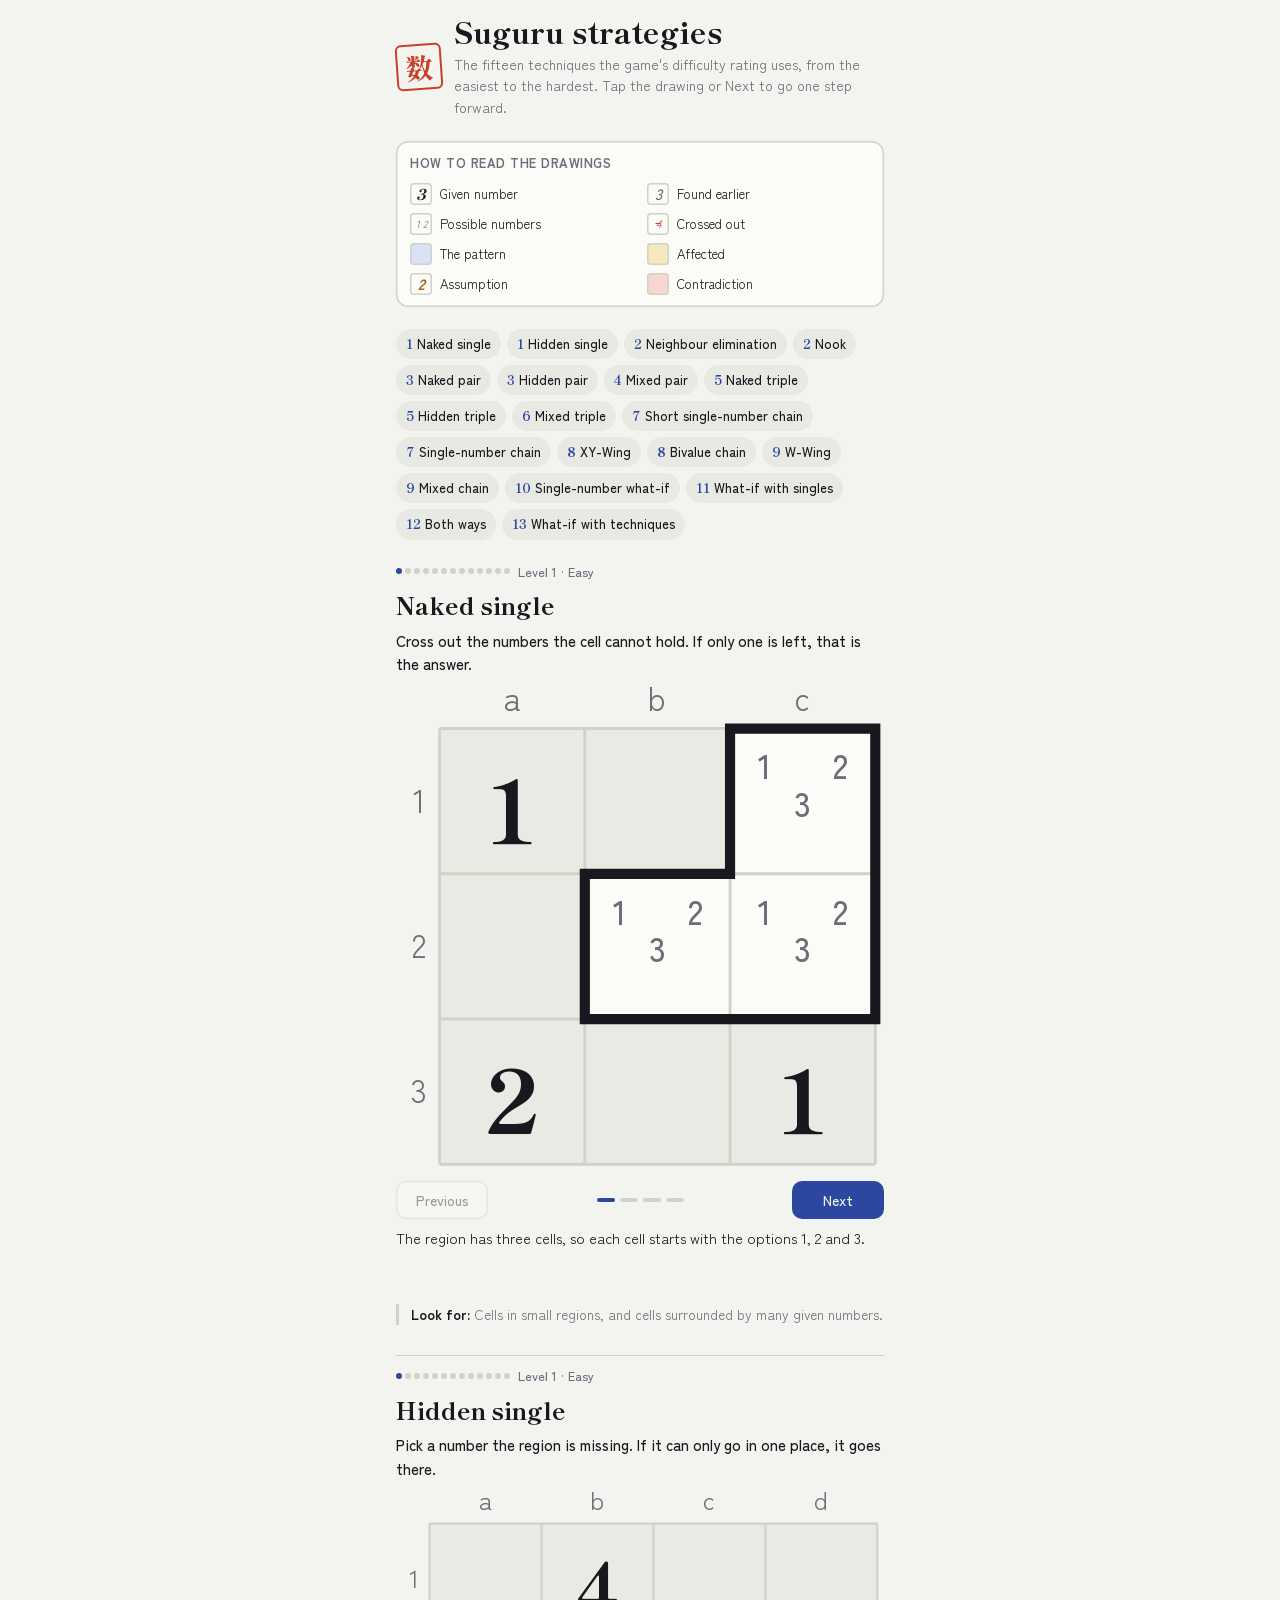
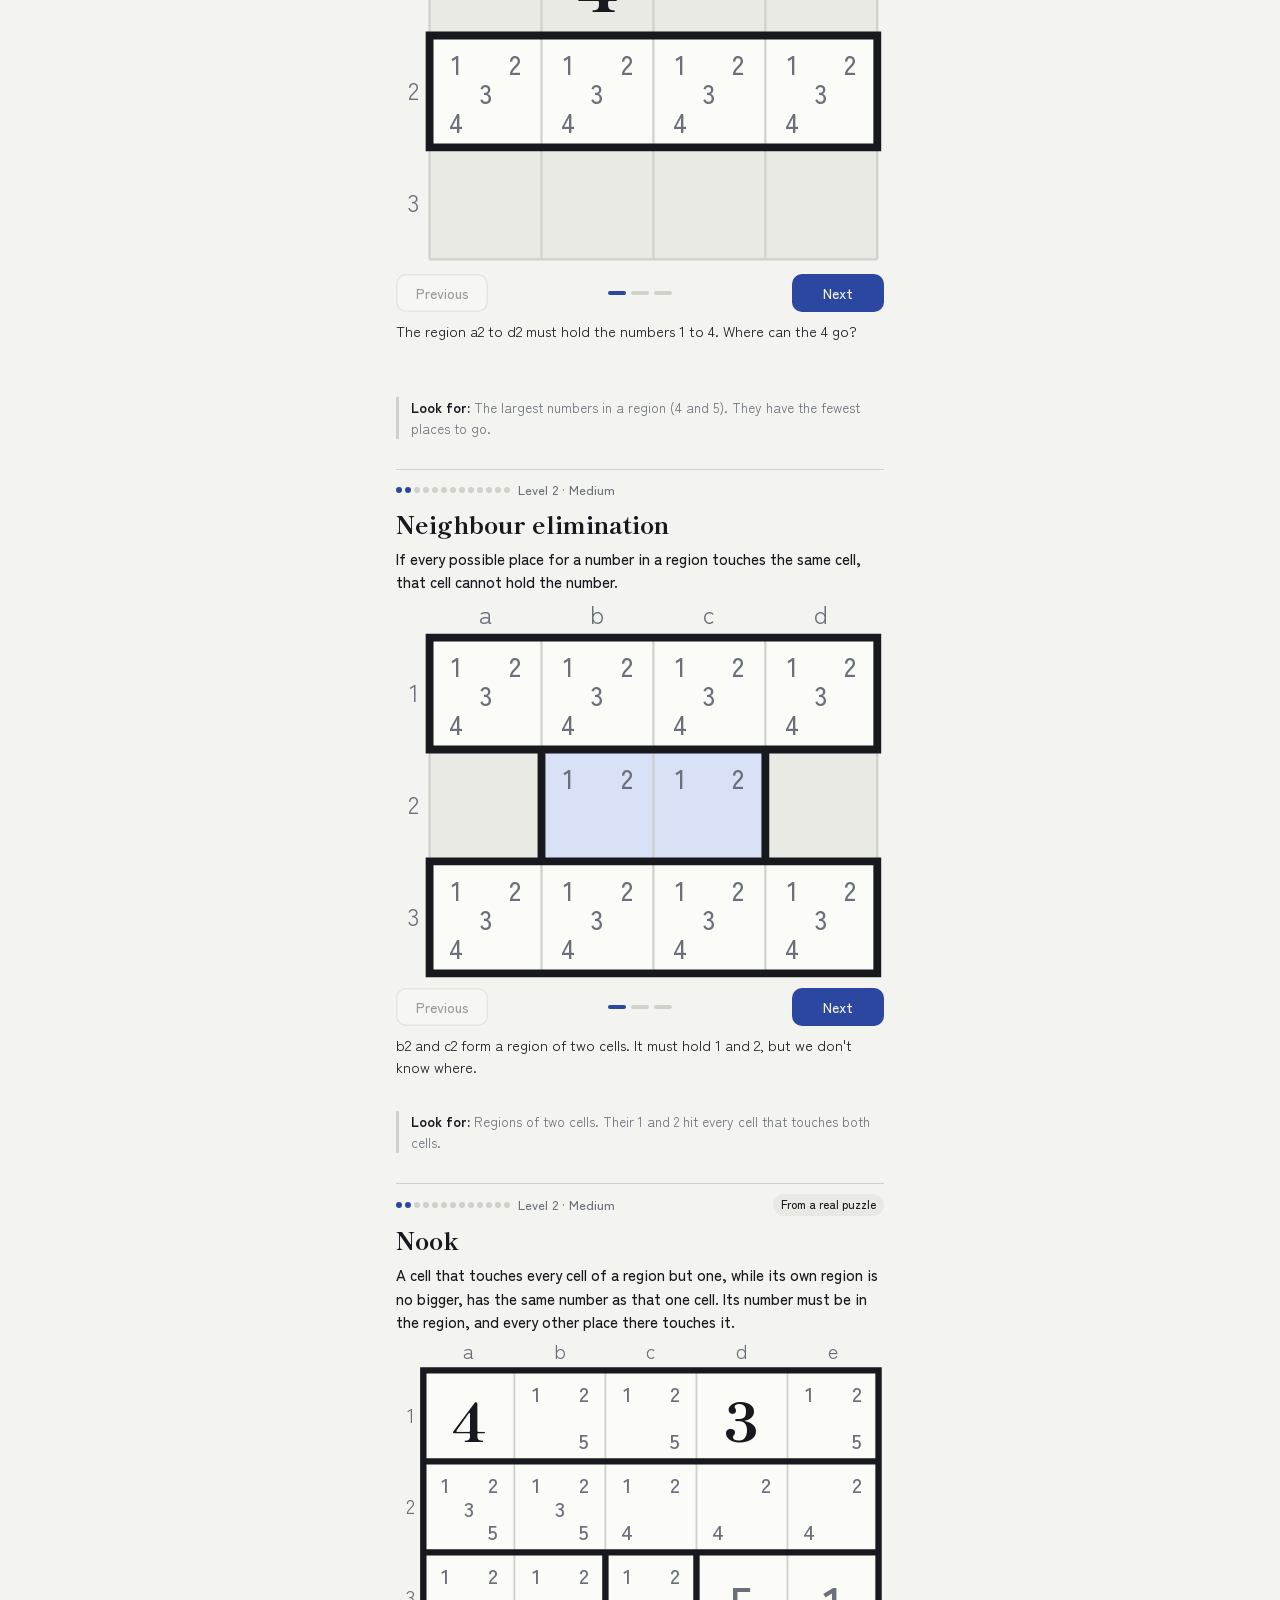
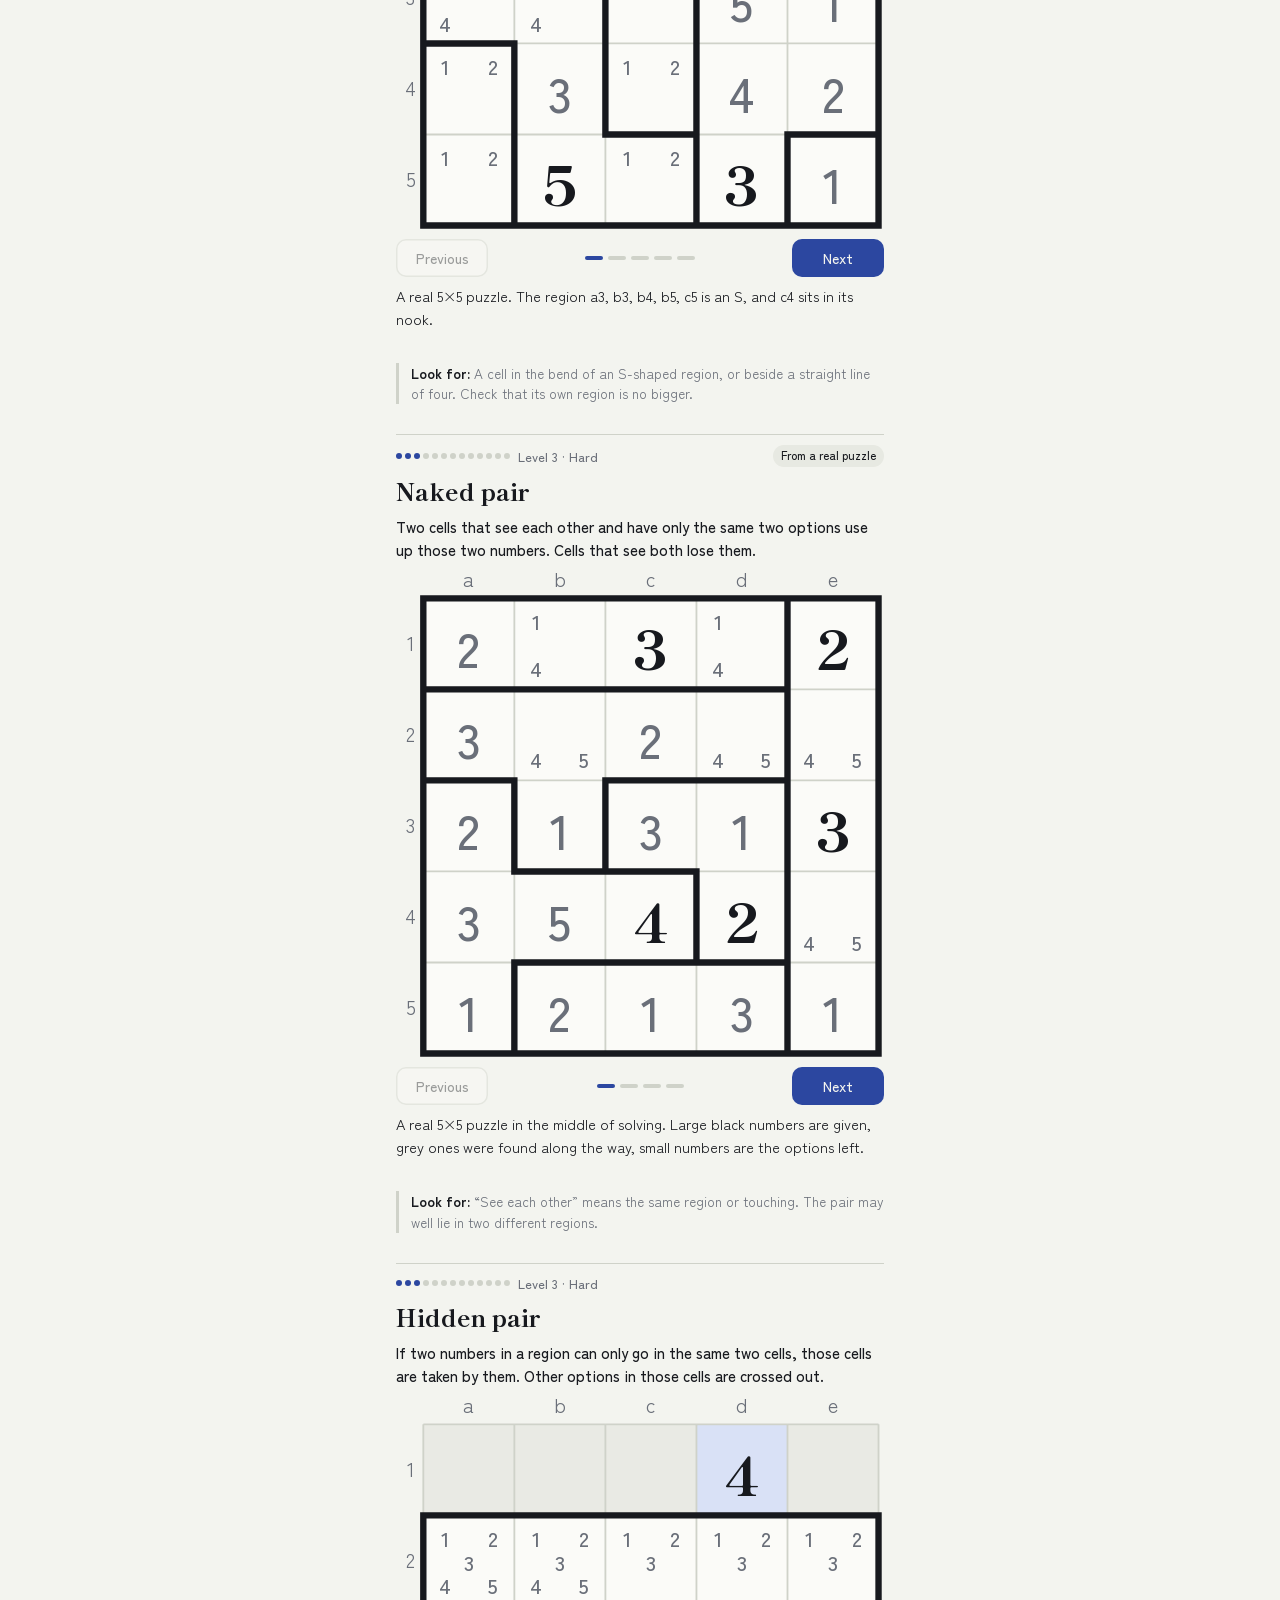
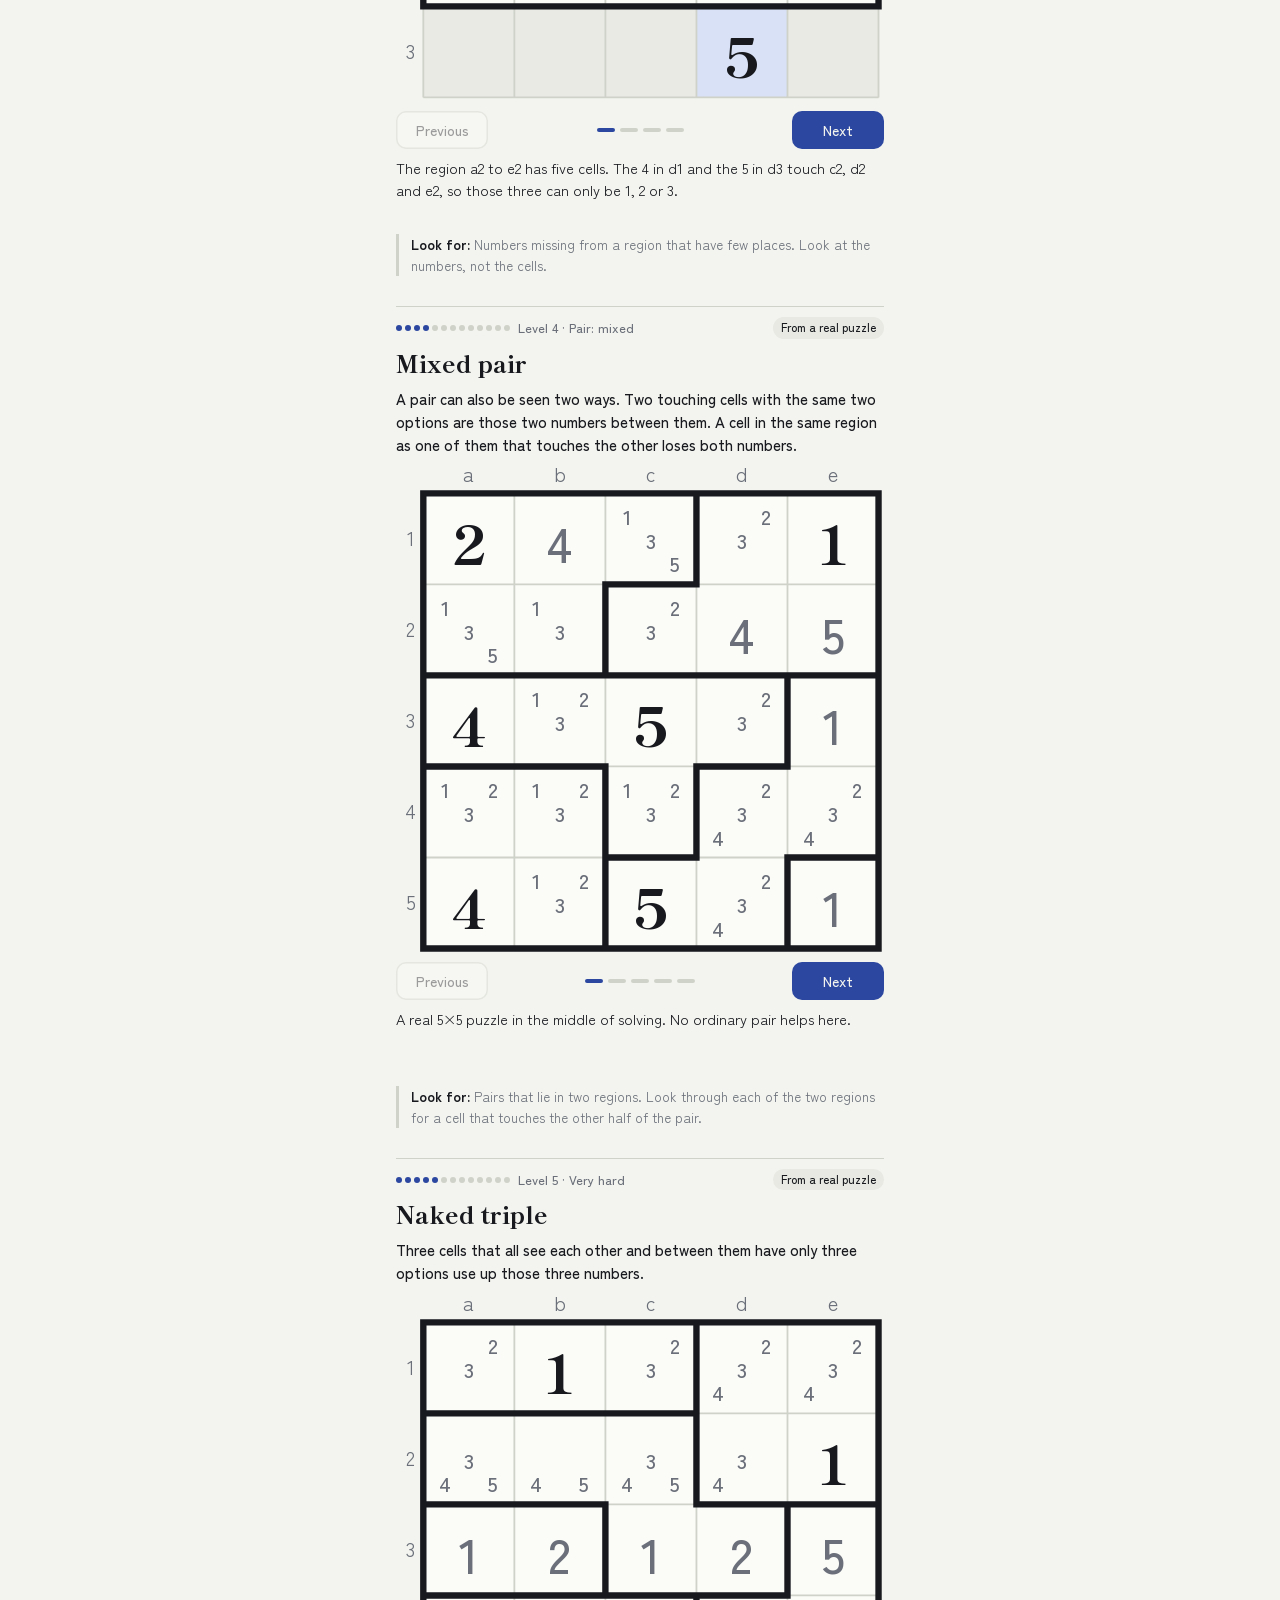
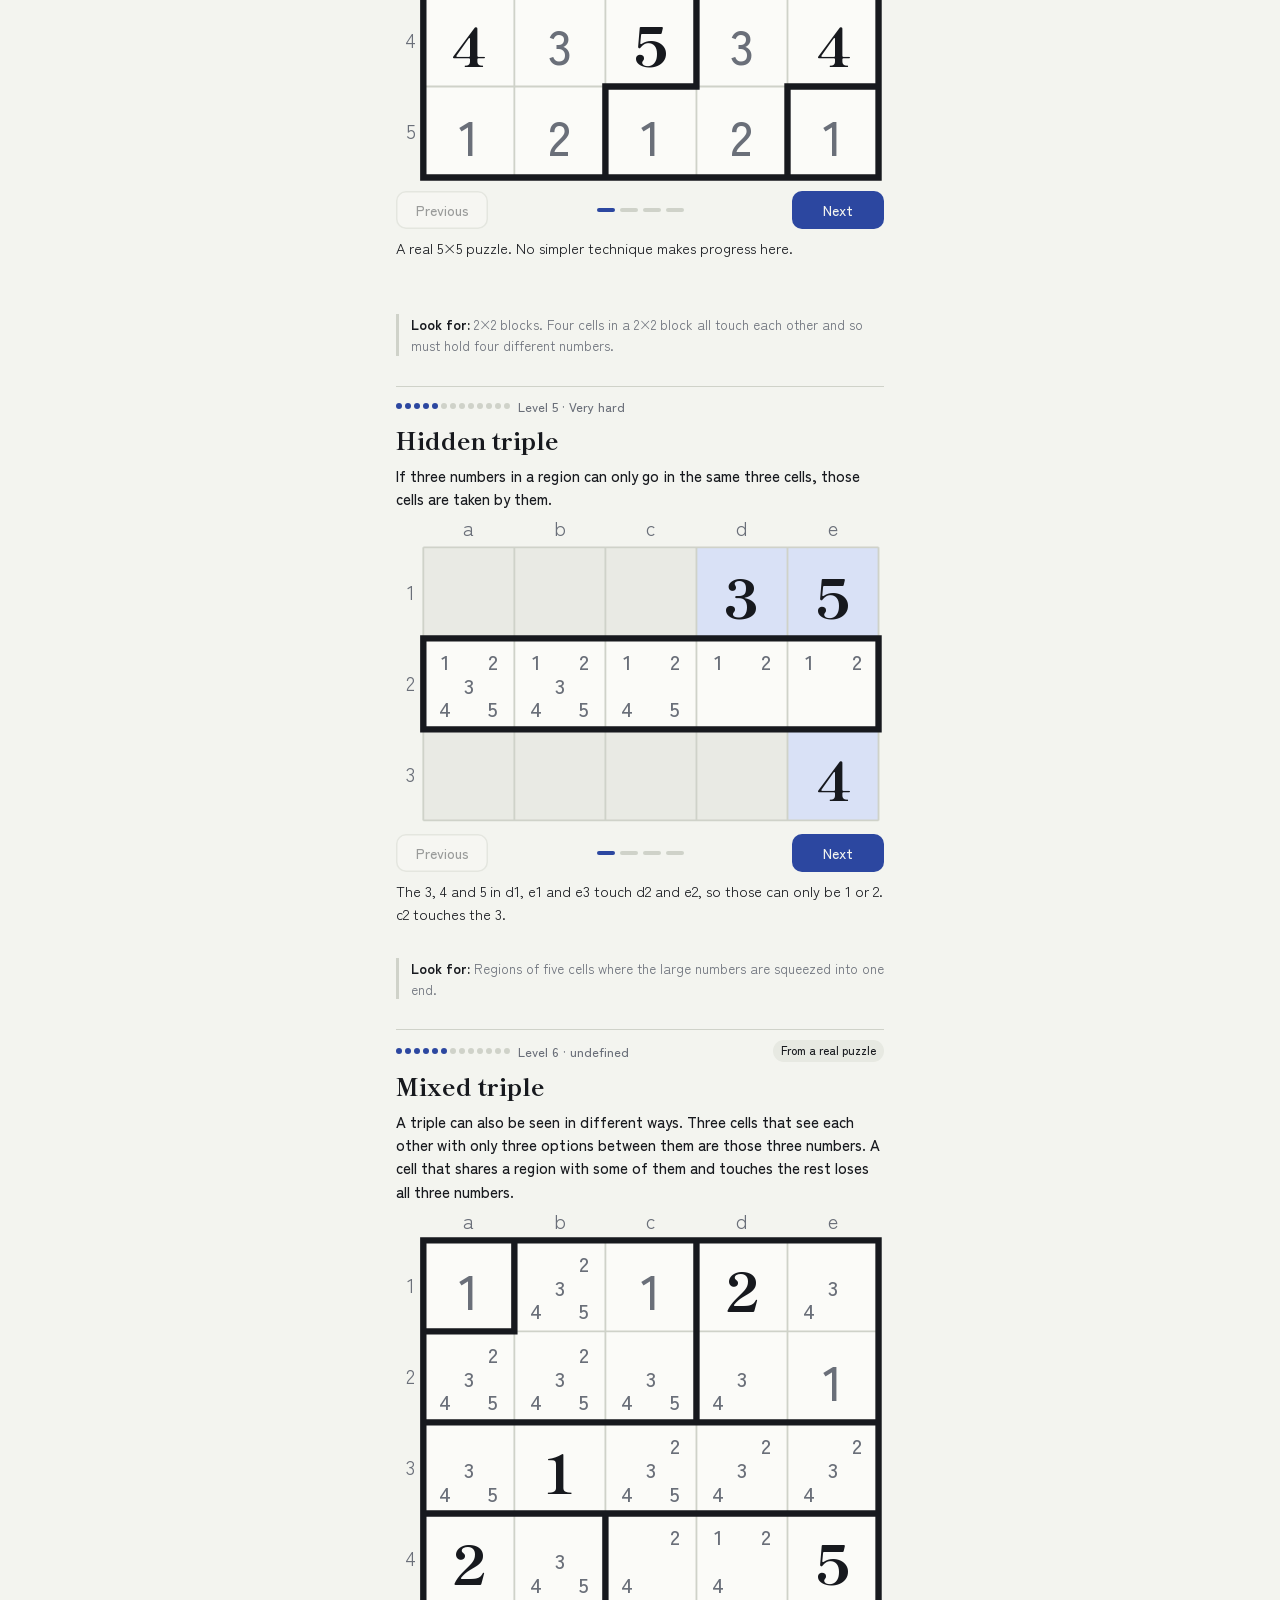
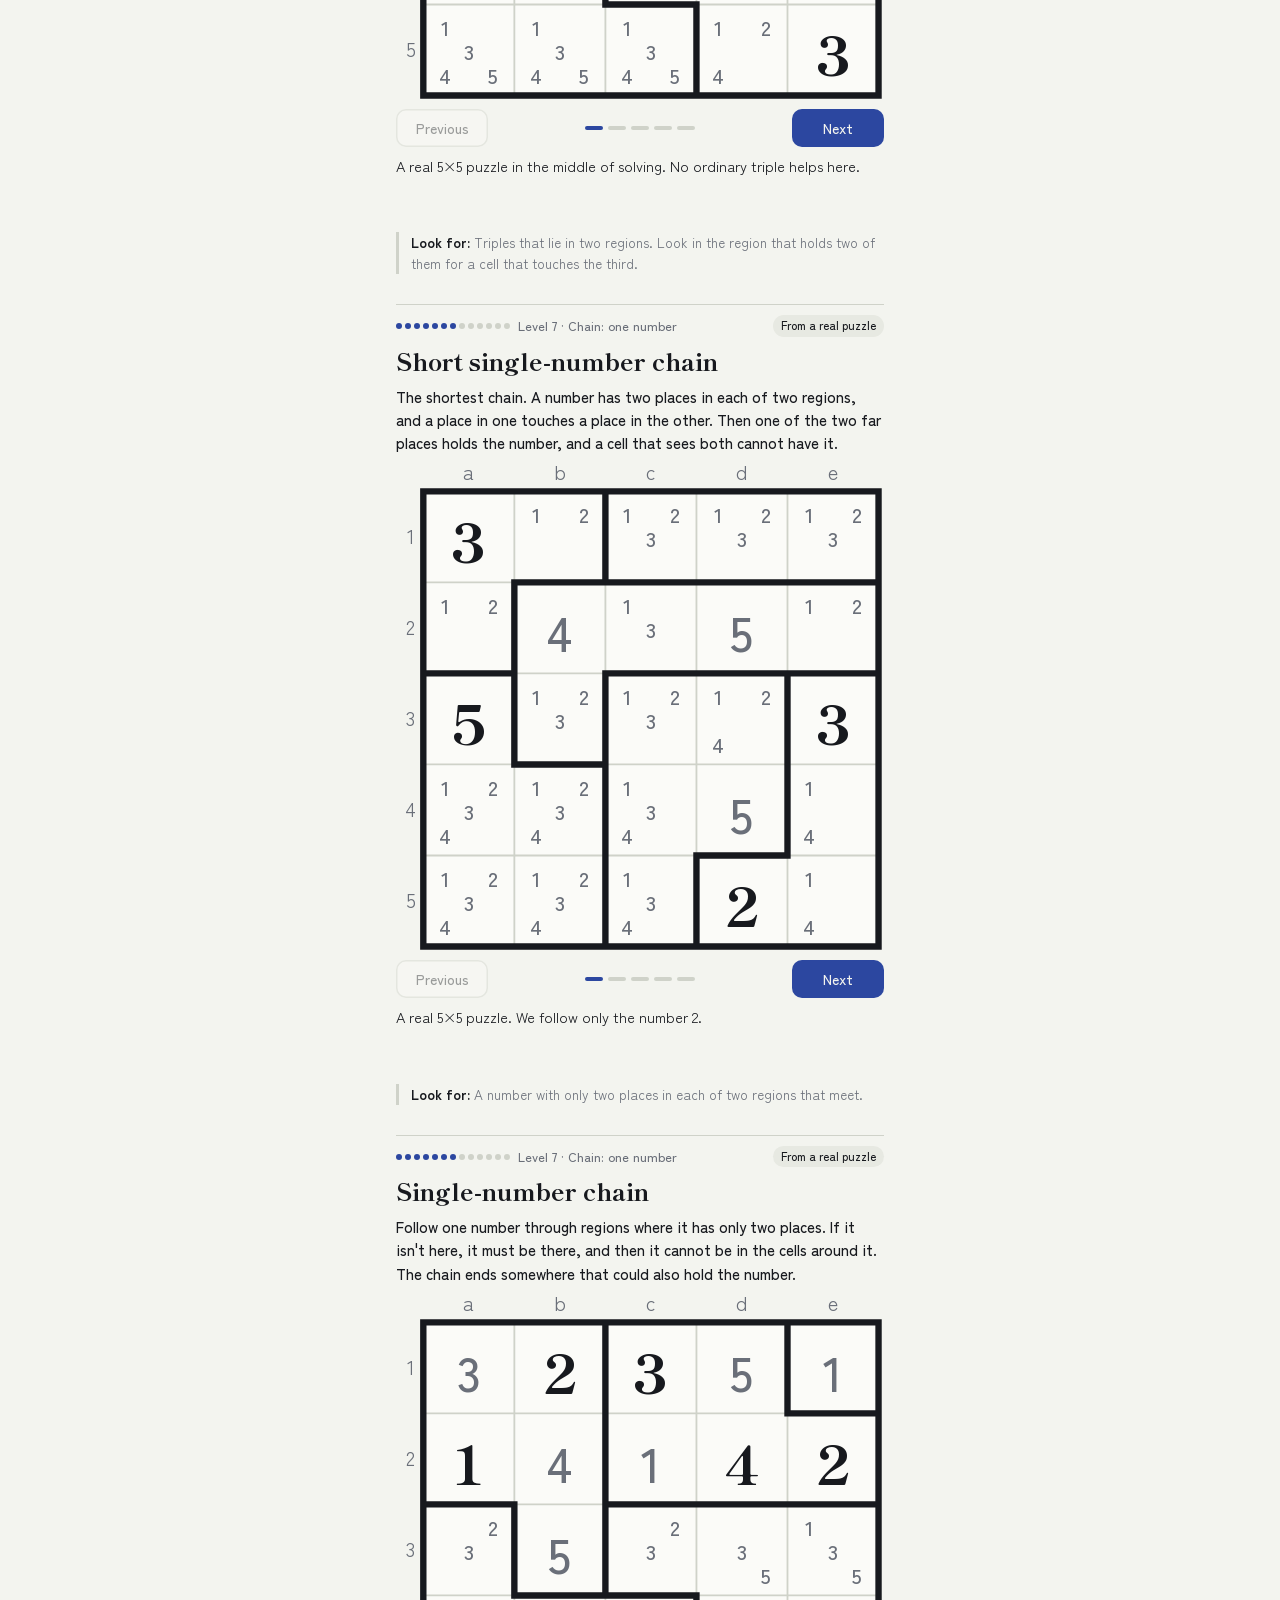
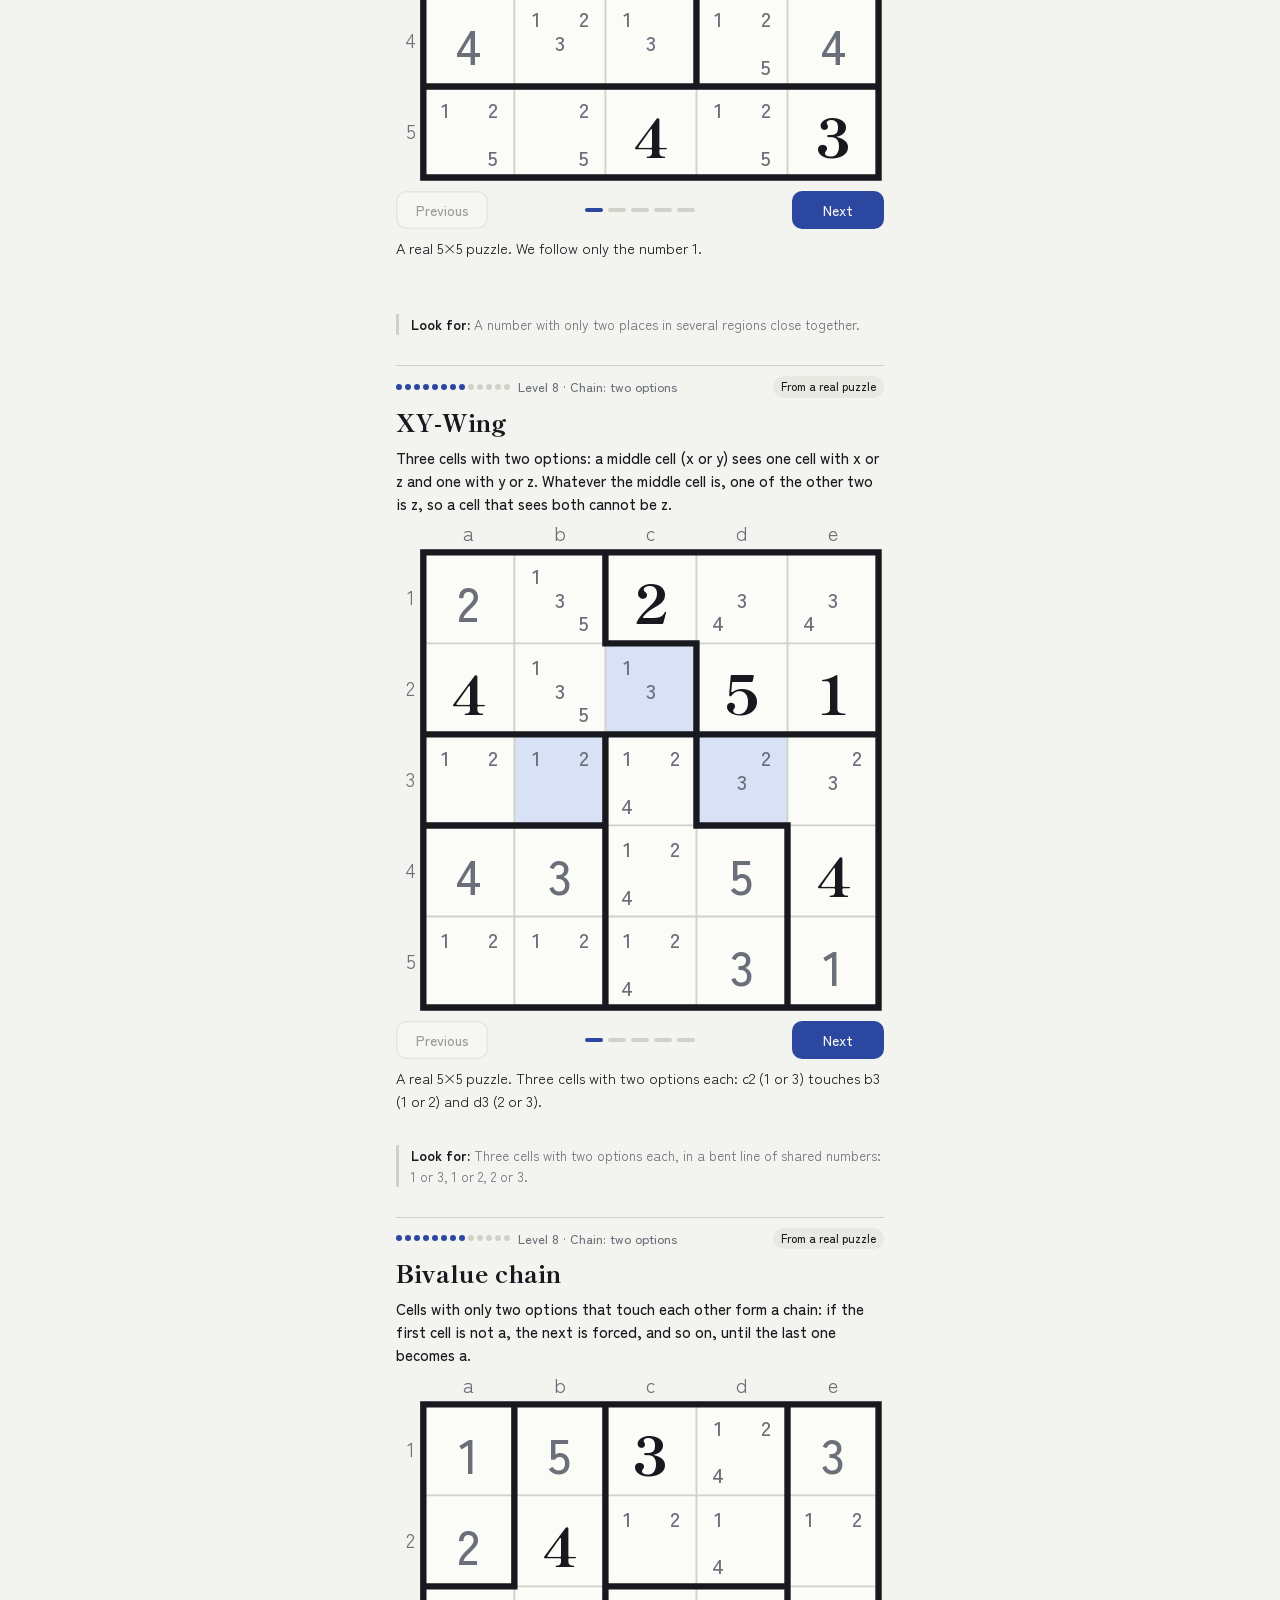
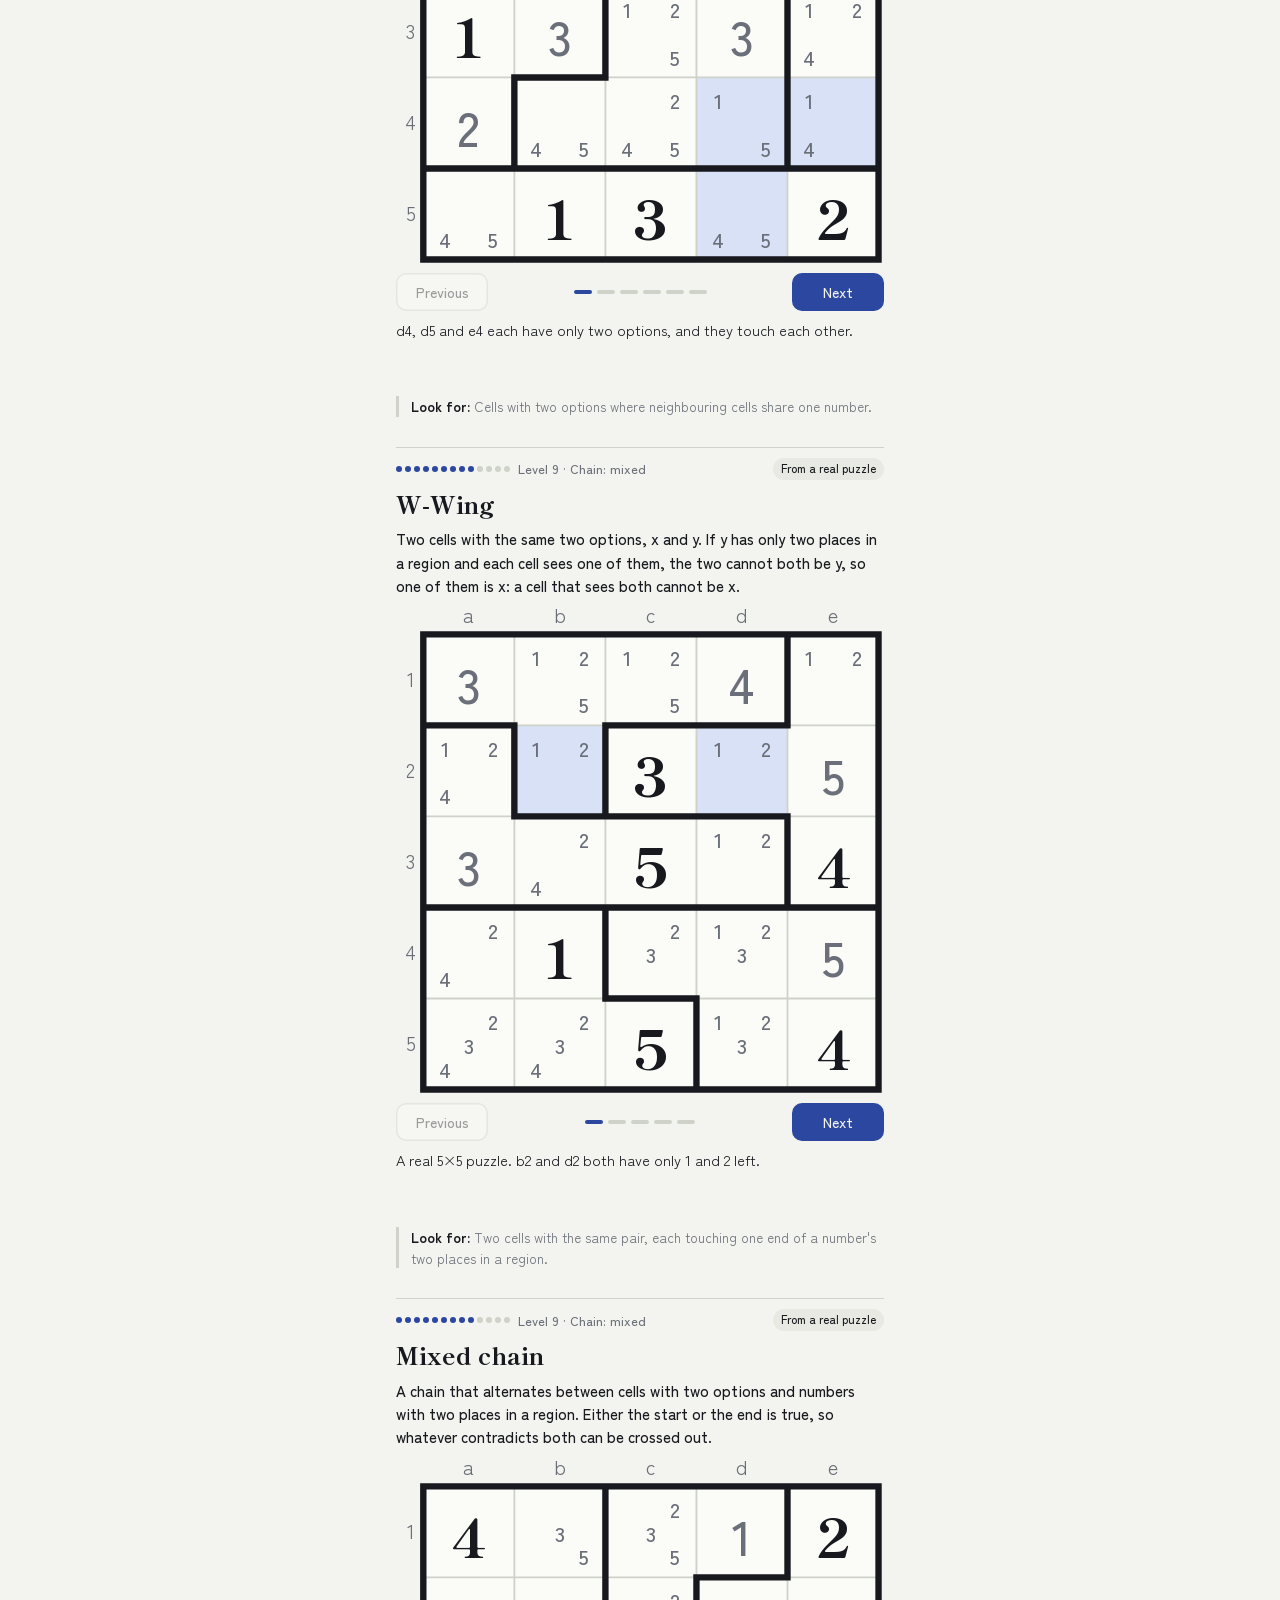
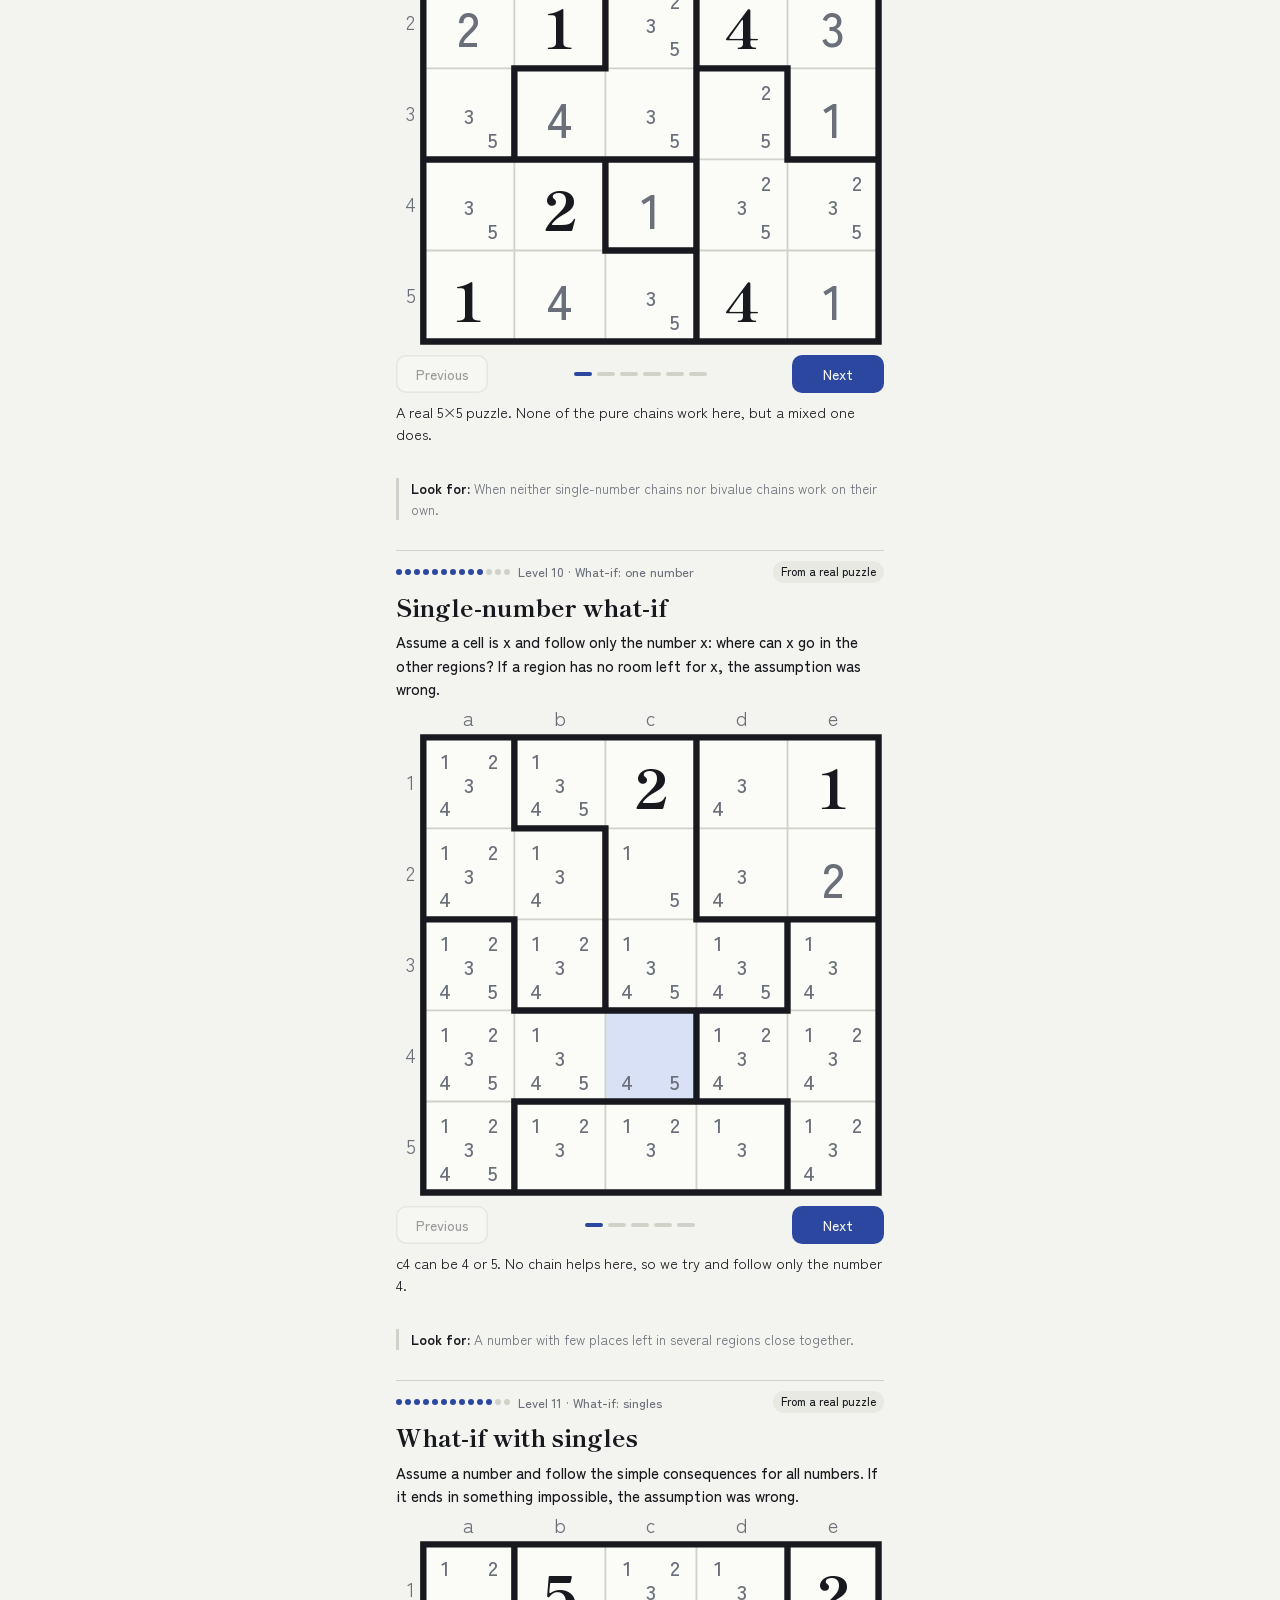
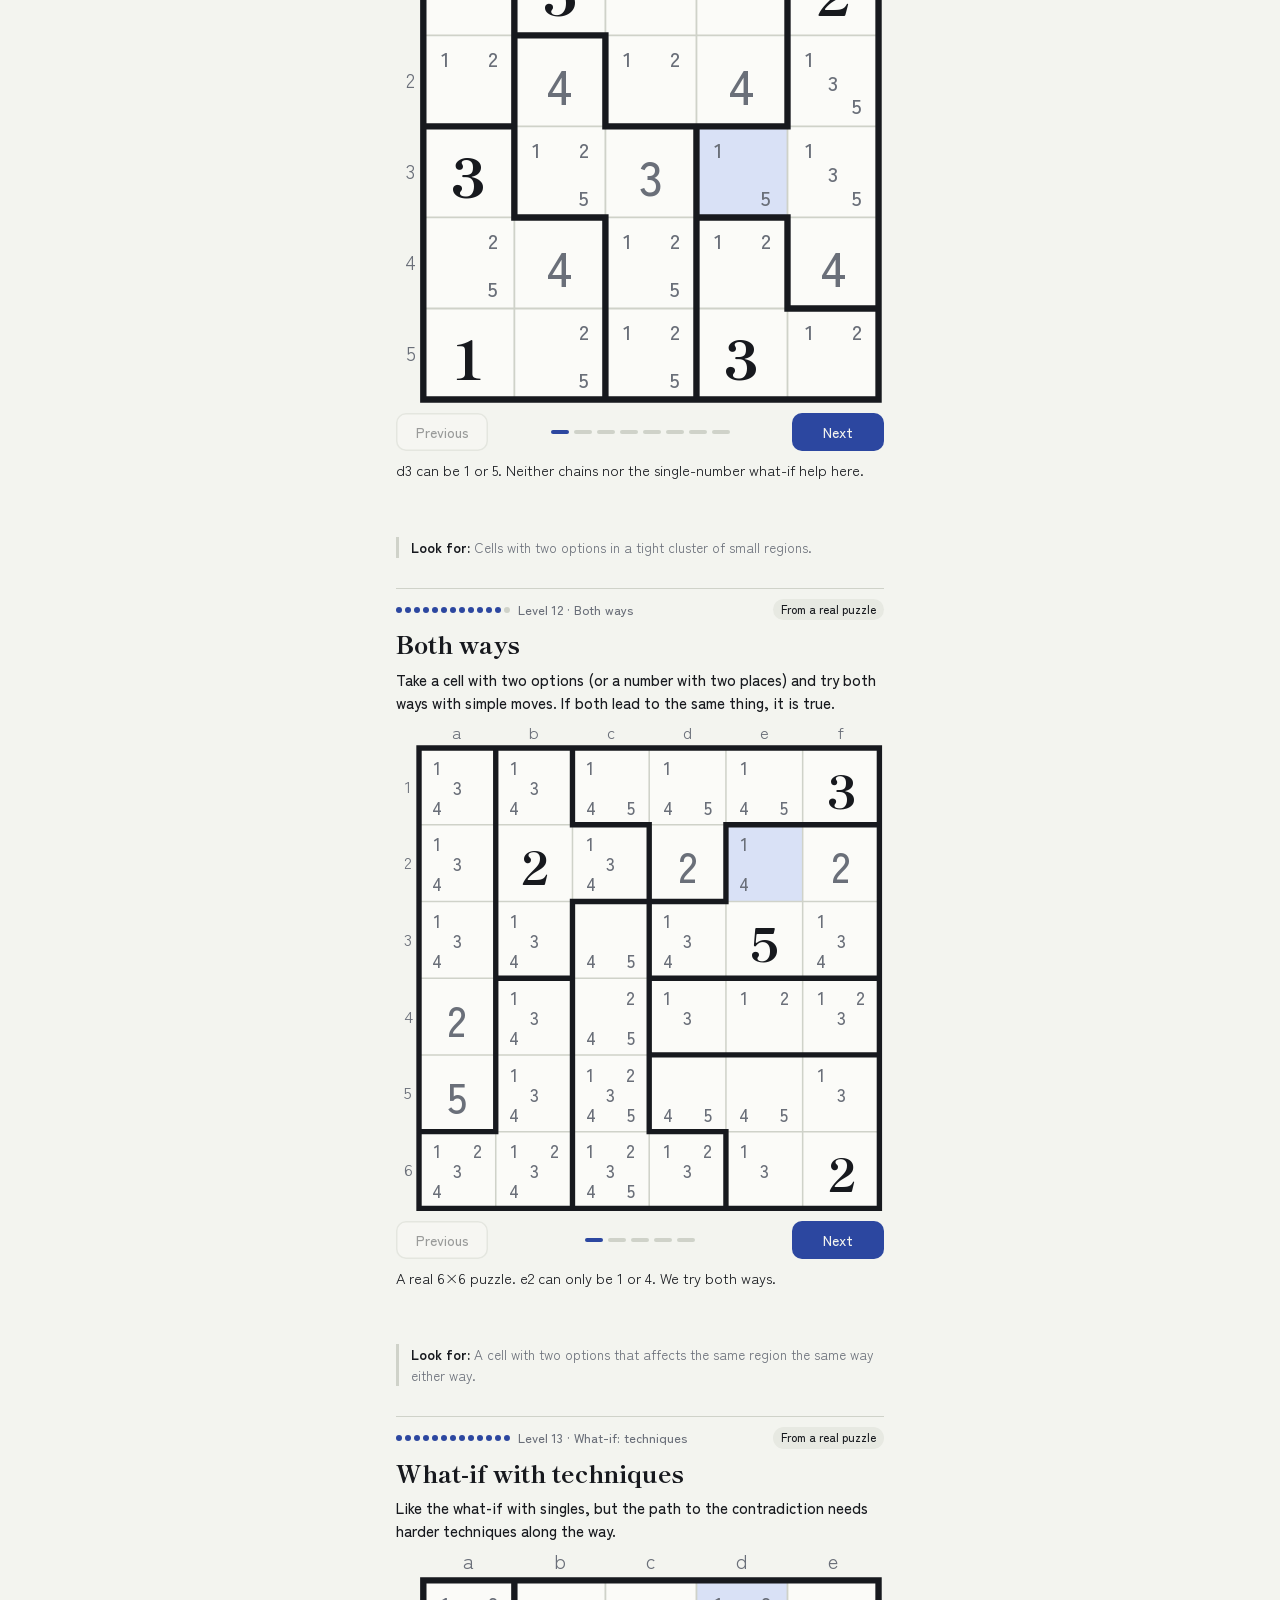
<file: web/suguru/guide.html>
<!DOCTYPE html>
<html lang="en">
<head>
<meta charset="utf-8">
<meta name="viewport" content="width=device-width, initial-scale=1">
<title>Suguru strategies</title>
<link rel="icon" href="icons/icon-192.png" type="image/png">
<link rel="preconnect" href="https://fonts.googleapis.com">
<link rel="preconnect" href="https://fonts.gstatic.com" crossorigin>
<link href="https://fonts.googleapis.com/css2?family=Shippori+Mincho+B1:wght@600;800&family=Zen+Kaku+Gothic+New:wght@400;500;700&display=swap" rel="stylesheet">
<script>try{var t=JSON.parse(localStorage.getItem("suguru.settings")||"{}").theme;if(t==="light"||t==="dark")document.documentElement.setAttribute("data-theme",t)}catch(e){}</script>
<style>
/* Layout: one column of cards, one per strategy. Each card has a drawing you tap through. The same paper-and-marker style as the game. */
:root {
  --paper: #f3f4ef;
  --cell: #fbfbf8;
  --off: #e9eae4;
  --ink: #17191e;
  --mute: #6a6f79;
  --grid: #cfd2c9;
  --indigo: #2c47a0;
  --pat: #d9e1f6;
  --tgt: #f5e9bd;
  --badbg: #f6d6ce;
  --bad: #c8402b;
  --hypo: #a8610b;
  --stamp: #c8402b;
  --chip: #e7e9e2;
  --font-display: "Shippori Mincho B1", "Hiragino Mincho ProN", Georgia, serif;
  --font-body: "Zen Kaku Gothic New", "Hiragino Sans", system-ui, sans-serif;
  color-scheme: light;
}
@media (prefers-color-scheme: dark) {
  :root:not([data-theme="light"]) {
    --paper: #121419; --cell: #191c22; --off: #15171c; --ink: #e9eaee; --mute: #959aa6; --grid: #343843;
    --indigo: #93a9f2; --pat: #283357; --tgt: #3d3520; --badbg: #4a2620; --bad: #ff7c64; --hypo: #f0a54a;
    --stamp: #e0563f; --chip: #23262e; color-scheme: dark;
  }
}
:root[data-theme="dark"] {
  --paper: #121419; --cell: #191c22; --off: #15171c; --ink: #e9eaee; --mute: #959aa6; --grid: #343843;
  --indigo: #93a9f2; --pat: #283357; --tgt: #3d3520; --badbg: #4a2620; --bad: #ff7c64; --hypo: #f0a54a;
  --stamp: #e0563f; --chip: #23262e; color-scheme: dark;
}
* { box-sizing: border-box; }
html, body { margin: 0; background: var(--paper); color: var(--ink); }
body { font-family: var(--font-body); font-size: 15px; line-height: 1.55; -webkit-tap-highlight-color: transparent; }
main { max-width: 520px; margin: 0 auto; padding: 16px 16px 48px; display: flex; flex-direction: column; gap: 22px; }

header { display: grid; grid-template-columns: auto 1fr; gap: 6px 12px; align-items: center; }
.stamp { grid-row: span 2; width: 46px; height: 46px; border: 2.5px solid var(--stamp); color: var(--stamp); border-radius: 6px;
  display: grid; place-items: center; font-family: var(--font-display); font-weight: 800; font-size: 28px; transform: rotate(-4deg); }
h1 { margin: 0; font-family: var(--font-display); font-weight: 800; font-size: 30px; line-height: 1.05; text-wrap: balance; }
.lede { margin: 0; color: var(--mute); font-size: 14px; }

.legend { display: grid; grid-template-columns: 1fr 1fr; gap: 8px 14px; font-size: 13px; padding: 12px 14px; background: var(--cell);
  border-radius: 12px; box-shadow: inset 0 0 0 1.5px var(--grid); }
.legend h2 { grid-column: 1 / -1; margin: 0 0 2px; font-size: 13px; font-weight: 700; letter-spacing: 0.04em; text-transform: uppercase; color: var(--mute); }
.legend span { display: flex; align-items: center; gap: 8px; }
.sw { width: 22px; height: 22px; border-radius: 4px; flex: 0 0 auto; display: grid; place-items: center; font-size: 15px; line-height: 1;
  box-shadow: inset 0 0 0 1.5px var(--grid); background: var(--cell); }
.sw.given { font-family: var(--font-display); font-weight: 800; }
.sw.found { color: var(--mute); font-weight: 500; }
.sw.cand { font-size: 10px; color: var(--mute); }
.sw.pat { background: var(--pat); }
.sw.tgt { background: var(--tgt); }
.sw.badbg { background: var(--badbg); }
.sw.hypo { color: var(--hypo); font-weight: 700; }
.sw.strike { color: var(--bad); font-size: 11px; text-decoration: line-through; }

nav.toc { display: flex; flex-wrap: wrap; gap: 6px; }
nav.toc a { text-decoration: none; color: var(--ink); background: var(--chip); padding: 5px 10px; border-radius: 999px; font-size: 13px; font-weight: 500; }
nav.toc a b { font-family: var(--font-display); margin-right: 4px; color: var(--indigo); }
nav.toc a:focus-visible { outline: 2px solid var(--indigo); outline-offset: 2px; }

article { display: flex; flex-direction: column; gap: 10px; scroll-margin-top: 12px; }
.kicker { display: flex; align-items: center; gap: 8px; flex-wrap: wrap; font-size: 12.5px; color: var(--mute); font-weight: 500; }
.dots { display: inline-flex; gap: 3px; }
.dots i { width: 6px; height: 6px; border-radius: 50%; background: var(--grid); }
.dots i.on { background: var(--indigo); }
.real { margin-left: auto; font-size: 11.5px; padding: 2px 8px; border-radius: 999px; background: var(--chip); color: var(--ink); }
article h2 { margin: 0; font-family: var(--font-display); font-weight: 800; font-size: 24px; line-height: 1.15; text-wrap: balance; }
.rule { margin: 0; font-weight: 500; }
figure { margin: 0; display: flex; flex-direction: column; gap: 8px; }
figure svg { width: 100%; height: auto; display: block; cursor: pointer; user-select: none; -webkit-user-select: none; }
.stepper { display: grid; grid-template-columns: auto 1fr auto; align-items: center; gap: 8px; }
.stepper button { border: 0; border-radius: 10px; background: var(--cell); color: var(--ink); font: 500 14px var(--font-body); padding: 9px 14px;
  box-shadow: inset 0 0 0 1.5px var(--grid); cursor: pointer; min-width: 92px; }
.stepper button.next { background: var(--indigo); color: var(--paper); box-shadow: none; }
.stepper button:disabled { opacity: 0.4; cursor: default; }
.stepper button:focus-visible { outline: 2px solid var(--indigo); outline-offset: 2px; }
.progress { display: flex; justify-content: center; gap: 5px; }
.progress i { width: 18px; height: 4px; border-radius: 2px; background: var(--grid); }
.progress i.on { background: var(--indigo); }
.caption { margin: 0; min-height: 4.65em; font-size: 14.5px; }
.look { margin: 0; font-size: 13.5px; color: var(--mute); padding-left: 12px; border-left: 3px solid var(--grid); }
.look b { color: var(--ink); font-weight: 700; }
hr { border: 0; border-top: 1px solid var(--grid); margin: 0; width: 100%; }

section.practice h2 { margin: 0 0 6px; font-family: var(--font-display); font-weight: 800; font-size: 22px; }
section.practice ol { margin: 0; padding-left: 22px; display: flex; flex-direction: column; gap: 6px; }
section.practice p { margin: 8px 0 0; color: var(--mute); font-size: 13.5px; }
</style>
</head>
<body>
<main>
  <header>
    <div class="stamp" aria-hidden="true">数</div>
    <h1>Suguru strategies</h1>
    <p class="lede">The fifteen techniques the game's difficulty rating uses, from the easiest to the hardest. Tap the drawing or Next to go one step forward.</p>
  </header>

  <div class="legend" aria-label="How to read the drawings">
    <h2>How to read the drawings</h2>
    <span><i class="sw given">3</i>Given number</span>
    <span><i class="sw found">3</i>Found earlier</span>
    <span><i class="sw cand">1 2</i>Possible numbers</span>
    <span><i class="sw strike">4</i>Crossed out</span>
    <span><i class="sw pat"></i>The pattern</span>
    <span><i class="sw tgt"></i>Affected</span>
    <span><i class="sw hypo">2</i>Assumption</span>
    <span><i class="sw badbg"></i>Contradiction</span>
  </div>

  <nav class="toc" id="toc" aria-label="Indhold"></nav>
  <div id="cards" style="display:flex;flex-direction:column;gap:30px"></div>

  <section class="practice">
    <h2>The order in practice</h2>
    <ol>
      <li>Go through the whole grid for naked and hidden singles until nothing more happens.</li>
      <li>Look for regions of two cells and for 2×2 blocks. That is where neighbour eliminations and triples usually hide.</li>
      <li>Pencil in the possible numbers and look for pairs that see each other.</li>
      <li>Find cells with two options and numbers with two places in a region, and see whether they can be chained. Start with one number at a time.</li>
      <li>Only when nothing else works: assume a number and follow it. Start with just that one number, then all numbers, and finally try both ways.</li>
    </ol>
    <p>In the game, a puzzle's difficulty is measured as effort: the heaviest step plus an addition for how many heavy steps there are. The level shown for each technique below is its place from easy to hard, not the difficulty of a puzzle. Examples marked “From a real puzzle” come straight from the generator, and every claim has been checked against the puzzles' solutions.</p>
  </section>
</main>

<script>
const EXAMPLES = [{"id":"eneste-kandidat","level":1,"name":"Naked single","rule":"Cross out the numbers the cell cannot hold. If only one is left, that is the answer.","look":"Cells in small regions, and cells surrounded by many given numbers.","R":3,"C":3,"regions":["..A",".AA","..."],"givens":{"a1":1,"a3":2,"c3":1},"base":{"val":{},"cand":{"c1":"123","b2":"123","c2":"123"}},"frames":[{"text":"The region has three cells, so each cell starts with the options 1, 2 and 3."},{"pattern":["a1","a3"],"target":["b2"],"strike":{"b2":"12"},"text":"b2 touches the 1 in a1 and the 2 in a3, both diagonally. Those two numbers are crossed out."},{"set":{"b2":3},"newv":["b2"],"text":"Only 3 is left, so b2 = 3."},{"pattern":["c3"],"set":{"c2":2,"c1":1},"newv":["c1","c2"],"text":"It spreads: c2 touches the 1 in c3 and can now only be 2. Then c1 = 1."}]},{"id":"eneste-plads","level":1,"name":"Hidden single","rule":"Pick a number the region is missing. If it can only go in one place, it goes there.","look":"The largest numbers in a region (4 and 5). They have the fewest places to go.","R":3,"C":4,"regions":["....","AAAA","...."],"givens":{"b1":4},"base":{"val":{},"cand":{"a2":"1234","b2":"1234","c2":"1234","d2":"1234"}},"frames":[{"text":"The region a2 to d2 must hold the numbers 1 to 4. Where can the 4 go?"},{"pattern":["b1"],"target":["a2","b2","c2"],"strike":{"a2":"4","b2":"4","c2":"4"},"text":"The 4 in b1 touches a2, b2 and c2, also diagonally."},{"cand":{"a2":"123","b2":"123","c2":"123"},"set":{"d2":4},"newv":["d2"],"text":"Only d2 is left, so d2 = 4. d2 still had four options, so a naked single could not have found it."}]},{"id":"nabo-eliminering","level":2,"name":"Neighbour elimination","rule":"If every possible place for a number in a region touches the same cell, that cell cannot hold the number.","look":"Regions of two cells. Their 1 and 2 hit every cell that touches both cells.","R":3,"C":4,"regions":["AAAA",".BB.","CCCC"],"givens":{},"base":{"val":{},"cand":{"a1":"1234","b1":"1234","c1":"1234","d1":"1234","b2":"12","c2":"12","a3":"1234","b3":"1234","c3":"1234","d3":"1234"}},"frames":[{"pattern":["b2","c2"],"text":"b2 and c2 form a region of two cells. It must hold 1 and 2, but we don't know where."},{"pattern":["b2","c2"],"target":["b1","c1","b3","c3"],"strike":{"b1":"12","c1":"12","b3":"12","c3":"12"},"text":"Whatever the order, 1 and 2 land in cells that b1, c1, b3 and c3 all touch. So those four cells cannot be 1 or 2."},{"cand":{"b1":"34","c1":"34","b3":"34","c3":"34"},"target":["a1","d1"],"text":"a1 and d1 touch only one of the cells and keep 1 and 2. So in the top region, 1 and 2 must go in a1 and d1."}]},{"id":"krog","level":2,"name":"Nook","rule":"A cell that touches every cell of a region but one, while its own region is no bigger, has the same number as that one cell. Its number must be in the region, and every other place there touches it.","look":"A cell in the bend of an S-shaped region, or beside a straight line of four. Check that its own region is no bigger.","R":5,"C":5,"regions":["AAAAA","BBBBB","CCDEE","FCDEE","FCCEG"],"givens":{"a1":4,"d1":3,"b5":5,"d5":3},"base":{"val":{"d3":5,"e3":1,"b4":3,"d4":4,"e4":2,"e5":1},"cand":{"b1":"125","c1":"125","e1":"125","a2":"1235","b2":"1235","c2":"124","d2":"24","e2":"24","a3":"124","b3":"124","c3":"12","a4":"12","c4":"12","a5":"12","c5":"12"}},"real":true,"frames":[{"text":"A real 5×5 puzzle. The region a3, b3, b4, b5, c5 is an S, and c4 sits in its nook."},{"pattern":["c4"],"text":"c4's own region has only two cells, so c4 is 1 or 2. The S has five cells and holds every number from 1 to 5, so c4's number is somewhere in the S."},{"pattern":["c4","b3","b4","b5","c5"],"text":"c4 touches b3, b4, b5 and c5, so none of them can have its number."},{"pattern":["c4","a3"],"target":["a3"],"strike":{"a3":"4"},"text":"Only a3 is left: a3 is the same number as c4, 1 or 2. So a3 cannot be 4."},{"cand":{"a3":"12"},"set":{"b3":4},"newv":["b3"],"text":"In the S, 4 can now only go in b3: b3 = 4. The nook holds whatever numbers are on the board, as long as the cell's own region is no bigger than the S."}]},{"id":"noegent-par","level":3,"name":"Naked pair","rule":"Two cells that see each other and have only the same two options use up those two numbers. Cells that see both lose them.","look":"“See each other” means the same region or touching. The pair may well lie in two different regions.","R":5,"C":5,"regions":["AAAAB","CCCCB","DCEEB","DDDEB","DFFFB"],"givens":{"c1":3,"e1":2,"e3":3,"c4":4,"d4":2},"base":{"val":{"a1":2,"a2":3,"c2":2,"a3":2,"b3":1,"c3":3,"d3":1,"a4":3,"b4":5,"a5":1,"b5":2,"c5":1,"d5":3,"e5":1},"cand":{"b1":"14","d1":"14","b2":"45","d2":"45","e2":"45","e4":"45"}},"real":true,"frames":[{"text":"A real 5×5 puzzle in the middle of solving. Large black numbers are given, grey ones were found along the way, small numbers are the options left."},{"pattern":["d2","e2"],"text":"d2 and e2 touch each other and can both only be 4 or 5. One becomes 4, the other 5, even though they are in different regions."},{"pattern":["d2","e2"],"target":["d1"],"strike":{"d1":"4"},"text":"d1 touches both d2 and e2. If d1 were 4, neither of them could be 4. So d1 cannot be 4."},{"set":{"d1":1},"newv":["d1"],"text":"d1 has only 1 left: d1 = 1."}]},{"id":"skjult-par","level":3,"name":"Hidden pair","rule":"If two numbers in a region can only go in the same two cells, those cells are taken by them. Other options in those cells are crossed out.","look":"Numbers missing from a region that have few places. Look at the numbers, not the cells.","R":3,"C":5,"regions":[".....","AAAAA","....."],"givens":{"d1":4,"d3":5},"base":{"val":{},"cand":{"a2":"12345","b2":"12345","c2":"123","d2":"123","e2":"123"}},"frames":[{"pattern":["d1","d3"],"text":"The region a2 to e2 has five cells. The 4 in d1 and the 5 in d3 touch c2, d2 and e2, so those three can only be 1, 2 or 3."},{"pattern":["a2","b2"],"text":"Where can 4 and 5 go? Only in a2 and b2. Two numbers and two places, so both cells are taken."},{"pattern":["a2","b2"],"target":["a2","b2"],"strike":{"a2":"123","b2":"123"},"text":"So a2 and b2 cannot be 1, 2 or 3, even though those numbers are listed as options."},{"cand":{"a2":"45","b2":"45"},"text":"The pair was hidden because a2 and b2 had five options each. Seen from the other side, c2, d2 and e2 are a naked triple with 1, 2 and 3."}]},{"id":"blandet-par","level":4,"name":"Mixed pair","rule":"A pair can also be seen two ways. Two touching cells with the same two options are those two numbers between them. A cell in the same region as one of them that touches the other loses both numbers.","look":"Pairs that lie in two regions. Look through each of the two regions for a cell that touches the other half of the pair.","R":5,"C":5,"regions":["AAABB","AABBB","CCCCD","EECDD","EEDDF"],"givens":{"a1":2,"e1":1,"a3":4,"c3":5,"a5":4,"c5":5},"base":{"val":{"b1":4,"d2":4,"e2":5,"e3":1,"e5":1},"cand":{"c1":"135","d1":"23","a2":"135","b2":"13","c2":"23","b3":"123","d3":"23","a4":"123","b4":"123","c4":"123","d4":"234","e4":"234","b5":"123","d5":"234"}},"real":true,"frames":[{"text":"A real 5×5 puzzle in the middle of solving. No ordinary pair helps here."},{"pattern":["c2","d3"],"text":"c2 and d3 touch each other and can both only be 2 or 3. One is 2, the other 3, even though they are in different regions."},{"pattern":["c2","d3"],"target":["b3"],"text":"b3 does not touch d3, but it is in the same region, so it cannot have d3's number. It touches c2, so it cannot have c2's number either."},{"pattern":["c2","d3"],"target":["b3"],"strike":{"b3":"23"},"text":"Between them c2 and d3 are 2 and 3, so b3 can be neither. b3 sees the pair in two different ways, and that is what makes it hard to spot."},{"set":{"b3":1},"newv":["b3"],"text":"b3 has only 1 left: b3 = 1."}]},{"id":"noegen-trippel","level":5,"name":"Naked triple","rule":"Three cells that all see each other and between them have only three options use up those three numbers.","look":"2×2 blocks. Four cells in a 2×2 block all touch each other and so must hold four different numbers.","R":5,"C":5,"regions":["AAABB","CCCBB","DDCCE","FFFEE","FFEEG"],"givens":{"b1":1,"e2":1,"a4":4,"c4":5,"e4":4},"base":{"val":{"a3":1,"b3":2,"c3":1,"d3":2,"e3":5,"b4":3,"d4":3,"a5":1,"b5":2,"c5":1,"d5":2,"e5":1},"cand":{"a1":"23","c1":"23","d1":"234","e1":"234","a2":"345","b2":"45","c2":"345","d2":"34"}},"real":true,"frames":[{"text":"A real 5×5 puzzle. No simpler technique makes progress here."},{"pattern":["c1","d1","d2"],"text":"c1, d1 and d2 all touch each other. Between them they can only be 2, 3 or 4. Each cell need not have all three; it is enough that they share them."},{"pattern":["c1","d1","d2"],"target":["c2"],"strike":{"c2":"34"},"text":"c2 touches all three and so can be neither 3 nor 4. 2 was already gone."},{"set":{"c2":5},"newv":["c2"],"text":"c2 = 5. The four cells form a 2×2 block: three of them share 2, 3 and 4, so the fourth must be something else."}]},{"id":"skjult-trippel","level":5,"name":"Hidden triple","rule":"If three numbers in a region can only go in the same three cells, those cells are taken by them.","look":"Regions of five cells where the large numbers are squeezed into one end.","R":3,"C":5,"regions":[".....","AAAAA","....."],"givens":{"d1":3,"e1":5,"e3":4},"base":{"val":{},"cand":{"a2":"12345","b2":"12345","c2":"1245","d2":"12","e2":"12"}},"frames":[{"pattern":["d1","e1","e3"],"text":"The 3, 4 and 5 in d1, e1 and e3 touch d2 and e2, so those can only be 1 or 2. c2 touches the 3."},{"pattern":["a2","b2","c2"],"text":"3, 4 and 5 can only go in a2, b2 and c2. Three numbers in three places."},{"pattern":["a2","b2","c2"],"target":["a2","b2","c2"],"strike":{"a2":"12","b2":"12","c2":"12"},"text":"So there is no room for 1 and 2 in those three cells."},{"cand":{"a2":"345","b2":"345","c2":"45"},"pattern":["d2","e2"],"text":"You get the same result from d2 and e2 being a naked pair with 1 and 2. That is why the program almost never uses hidden triples: the pair is found first."}]},{"id":"blandet-trippel","level":14,"name":"Mixed triple","rule":"A triple can also be seen in different ways. Three cells that see each other with only three options between them are those three numbers. A cell that shares a region with some of them and touches the rest loses all three numbers.","look":"Triples that lie in two regions. Look in the region that holds two of them for a cell that touches the third.","R":5,"C":5,"regions":["ABBCC","BBBCC","DDDDD","EEFFF","EEEFF"],"givens":{"d1":2,"b3":1,"a4":2,"e4":5,"e5":3},"base":{"val":{"a1":1,"c1":1,"e2":1},"cand":{"b1":"2345","e1":"34","a2":"2345","b2":"2345","c2":"345","d2":"34","a3":"345","c3":"2345","d3":"234","e3":"234","b4":"345","c4":"24","d4":"124","a5":"1345","b5":"1345","c5":"1345","d5":"124"}},"real":true,"frames":[{"text":"A real 5×5 puzzle in the middle of solving. No ordinary triple helps here."},{"pattern":["d2","d3","e3"],"text":"d2, d3 and e3 see each other and can only be 2, 3 and 4 between them. They use up those three numbers, even though they are not all in one region."},{"pattern":["d2","d3","e3"],"target":["c3"],"text":"c3 is in the same region as d3 and e3, so it cannot have their numbers. It touches d2, so it cannot have d2's number either."},{"pattern":["d2","d3","e3"],"target":["c3"],"strike":{"c3":"234"},"text":"Between them the three cells are 2, 3 and 4, so c3 can be none of them. c3 sees the triple in two different ways, and that is what makes it hard to spot."},{"set":{"c3":5},"newv":["c3"],"text":"c3 has only 5 left: c3 = 5."}]},{"id":"kort-kaede","level":6,"name":"Short single-number chain","rule":"The shortest chain. A number has two places in each of two regions, and a place in one touches a place in the other. Then one of the two far places holds the number, and a cell that sees both cannot have it.","look":"A number with only two places in each of two regions that meet.","R":5,"C":5,"regions":["AABBB","ACCCC","DCEEF","DDEEF","DDEFF"],"givens":{"a1":3,"a3":5,"e3":3,"d5":2},"base":{"val":{"b2":4,"d2":5,"d4":5},"cand":{"b1":"12","c1":"123","d1":"123","e1":"123","a2":"12","c2":"13","e2":"12","b3":"123","c3":"123","d3":"124","a4":"1234","b4":"1234","c4":"134","e4":"14","a5":"1234","b5":"1234","c5":"134","e5":"14"}},"real":true,"frames":[{"text":"A real 5×5 puzzle. We follow only the number 2."},{"pattern":["b3","e2"],"hypo":["e2"],"set":{"e2":2},"text":"Assume b3 is not 2. In its region 2 can only go in b3 or e2, so e2 = 2."},{"pattern":["b3","e2","d3","c3"],"hypo":["e2","c3"],"set":{"c3":2},"text":"d3 touches e2 and so cannot be 2. In its region 2 can only go in d3 or c3, so c3 = 2."},{"back":true,"pattern":["b3","c3"],"target":["b4"],"strike":{"b4":"2"},"text":"So 2 is in b3 or in c3. b4 touches both and therefore cannot be 2."},{"cand":{"b4":"134"},"text":"b4 loses 2. Two regions and one touch: the shortest chain, and the most common."}]},{"id":"kaede-et-tal","level":6,"name":"Single-number chain","rule":"Follow one number through regions where it has only two places. If it isn't here, it must be there, and then it cannot be in the cells around it. The chain ends somewhere that could also hold the number.","look":"A number with only two places in several regions close together.","R":5,"C":5,"regions":["AABBC","AABBB","DAEEE","DDDEE","FFFFF"],"givens":{"b1":2,"c1":3,"a2":1,"d2":4,"e2":2,"c5":4,"e5":3},"base":{"val":{"a1":3,"d1":5,"e1":1,"b2":4,"c2":1,"b3":5,"a4":4,"e4":4},"cand":{"a3":"23","c3":"23","d3":"35","e3":"135","b4":"123","c4":"13","d4":"125","a5":"125","b5":"25","d5":"125"}},"real":true,"frames":[{"text":"A real 5×5 puzzle. We follow only the number 1."},{"pattern":["c4","b4"],"hypo":["b4"],"set":{"b4":1},"text":"Assume c4 is not 1. In its region 1 can only go in c4 or b4, so b4 = 1."},{"pattern":["c4","b4","a5","d5"],"hypo":["b4","d5"],"set":{"d5":1},"text":"a5 touches b4 and so cannot be 1. In the bottom region 1 can only go in a5 or d5, so d5 = 1."},{"back":true,"pattern":["c4","d5"],"target":["d4"],"strike":{"d4":"1"},"text":"So 1 is either in c4 or in d5. d4 touches both and therefore cannot be 1."},{"cand":{"d4":"25"},"text":"d4 loses 1. The whole chain was only about the number 1."}]},{"id":"xy-wing","level":7,"name":"XY-Wing","rule":"Three cells with two options: a middle cell (x or y) sees one cell with x or z and one with y or z. Whatever the middle cell is, one of the other two is z, so a cell that sees both cannot be z.","look":"Three cells with two options each, in a bent line of shared numbers: 1 or 3, 1 or 2, 2 or 3.","R":5,"C":5,"regions":["AABBB","AAABB","CCDEE","FFDDE","FFDDE"],"givens":{"c1":2,"a2":4,"d2":5,"e2":1,"e4":4},"base":{"val":{"a1":2,"a4":4,"b4":3,"d4":5,"d5":3,"e5":1},"cand":{"b1":"135","d1":"34","e1":"34","b2":"135","c2":"13","a3":"12","b3":"12","c3":"124","d3":"23","e3":"23","c4":"124","a5":"12","b5":"12","c5":"124"}},"real":true,"frames":[{"pattern":["c2","b3","d3"],"text":"A real 5×5 puzzle. Three cells with two options each: c2 (1 or 3) touches b3 (1 or 2) and d3 (2 or 3)."},{"pattern":["c2","b3","d3"],"hypo":["c2","b3"],"set":{"c2":1,"b3":2},"text":"If c2 is 1: b3 touches it and cannot be 1, so b3 = 2."},{"back":true,"pattern":["c2","b3","d3"],"hypo":["c2","d3"],"set":{"c2":3,"d3":2},"text":"If c2 is 3: d3 touches it and cannot be 3, so d3 = 2."},{"back":true,"pattern":["b3","d3"],"target":["c3","c4"],"strike":{"c3":"2","c4":"2"},"text":"Either way b3 or d3 is 2. c3 and c4 touch both, so they cannot be 2."},{"cand":{"c3":"14","c4":"14"},"text":"c3 and c4 lose 2. Whichever the middle cell is, one of the ends is 2."}]},{"id":"kaede-to-muligheder","level":7,"name":"Bivalue chain","rule":"Cells with only two options that touch each other form a chain: if the first cell is not a, the next is forced, and so on, until the last one becomes a.","look":"Cells with two options where neighbouring cells share one number.","R":5,"C":5,"regions":["ABCCD","ABCCD","BBEED","BEEED","FFFFF"],"givens":{"c1":3,"b2":4,"a3":1,"b5":1,"c5":3,"e5":2},"base":{"val":{"a1":1,"b1":5,"e1":3,"a2":2,"b3":3,"d3":3,"a4":2},"cand":{"d1":"124","c2":"12","d2":"14","e2":"12","c3":"125","e3":"124","b4":"45","c4":"245","d4":"15","e4":"14","a5":"45","d5":"45"}},"real":true,"frames":[{"pattern":["d4","d5","e4"],"text":"d4, d5 and e4 each have only two options, and they touch each other."},{"pattern":["d4"],"hypo":["d4"],"set":{"d4":5},"text":"Assume d4 is not 1. d4 has only 1 and 5, so d4 = 5."},{"pattern":["d4","d5"],"hypo":["d4","d5"],"set":{"d5":4},"text":"d5 touches d4 and cannot be 5. d5 has only 4 and 5, so d5 = 4."},{"pattern":["d4","d5","e4"],"hypo":["d4","d5","e4"],"set":{"e4":1},"text":"e4 touches d5 and cannot be 4. e4 has only 1 and 4, so e4 = 1."},{"back":true,"pattern":["d4","e4"],"target":["e3"],"strike":{"e3":"1"},"text":"So either d4 = 1 or e4 = 1. e3 touches both and therefore cannot be 1."},{"cand":{"e3":"24"},"text":"e3 loses 1."}]},{"id":"w-wing","level":8,"name":"W-Wing","rule":"Two cells with the same two options, x and y. If y has only two places in a region and each cell sees one of them, the two cannot both be y, so one of them is x: a cell that sees both cannot be x.","look":"Two cells with the same pair, each touching one end of a number's two places in a region.","R":5,"C":5,"regions":["AAAAB","CABBB","CCCCB","DDEEE","DDDEE"],"givens":{"c2":3,"c3":5,"e3":4,"b4":1,"c5":5,"e5":4},"base":{"val":{"a1":3,"d1":4,"e2":5,"a3":3,"e4":5},"cand":{"b1":"125","c1":"125","e1":"12","a2":"124","b2":"12","d2":"12","b3":"24","d3":"12","a4":"24","c4":"23","d4":"123","a5":"234","b5":"234","d5":"123"}},"real":true,"frames":[{"pattern":["b2","d2"],"text":"A real 5×5 puzzle. b2 and d2 both have only 1 and 2 left."},{"pattern":["b2","d2","a2","d3"],"text":"In the region with a2, a3, b3, c3 and d3, 1 has only two places: a2 and d3. b2 touches a2, and d2 touches d3."},{"hypo":["b2","d2"],"set":{"b2":1,"d2":1},"bad":["a2","d3"],"text":"If both were 1, neither a2 nor d3 could be 1, and the region would have no place for 1."},{"back":true,"pattern":["b2","d2"],"target":["c1"],"strike":{"c1":"2"},"text":"So b2 or d2 is 2. c1 touches both, so it cannot be 2."},{"cand":{"c1":"15"},"text":"c1 loses 2. Two equal pairs, joined by a number with two places in a region: a W-Wing."}]},{"id":"kaede","level":8,"name":"Mixed chain","rule":"A chain that alternates between cells with two options and numbers with two places in a region. Either the start or the end is true, so whatever contradicts both can be crossed out.","look":"When neither single-number chains nor bivalue chains work on their own.","R":5,"C":5,"regions":["AABBC","AABCC","ABBDC","EEFDD","EEEDD"],"givens":{"a1":4,"e1":2,"b2":1,"d2":4,"b4":2,"a5":1,"d5":4},"base":{"val":{"d1":1,"a2":2,"e2":3,"b3":4,"e3":1,"c4":1,"b5":4,"e5":1},"cand":{"b1":"35","c1":"235","c2":"235","a3":"35","c3":"35","d3":"25","a4":"35","d4":"235","e4":"235","c5":"35"}},"real":true,"frames":[{"text":"A real 5×5 puzzle. None of the pure chains work here, but a mixed one does."},{"pattern":["c3"],"hypo":["c3"],"set":{"c3":5},"text":"Assume c3 is not 3. c3 has only 3 and 5, so c3 = 5."},{"pattern":["c3","d3"],"hypo":["c3","d3"],"set":{"d3":2},"text":"d3 touches c3 and cannot be 5. d3 has only 2 and 5, so d3 = 2."},{"pattern":["c3","d3","c2","c1"],"hypo":["c3","d3","c1"],"set":{"c1":2},"text":"c2 touches d3 and cannot be 2. In the region 2 can only go in c1 and c2, so c1 = 2."},{"back":true,"pattern":["c3"],"target":["c1"],"strike":{"c1":"3"},"text":"So either c3 = 3 or c1 = 2. If c3 = 3, c1 in the same region cannot be 3. If c1 = 2, it isn't 3 either."},{"cand":{"c1":"25"},"text":"c1 loses 3. The chain used two cells with two options (c3 and d3) and a number with two places (2 in c1 and c2)."}]},{"id":"hvis-saa-et-tal","level":9,"name":"Single-number what-if","rule":"Assume a cell is x and follow only the number x: where can x go in the other regions? If a region has no room left for x, the assumption was wrong.","look":"A number with few places left in several regions close together.","R":5,"C":5,"regions":["ABBCC","AABCC","DABBE","DDDEE","DFFFE"],"givens":{"c1":2,"e1":1},"base":{"val":{"e2":2},"cand":{"a1":"1234","b1":"1345","d1":"34","a2":"1234","b2":"134","c2":"15","d2":"34","a3":"12345","b3":"1234","c3":"1345","d3":"1345","e3":"134","a4":"12345","b4":"1345","c4":"45","d4":"1234","e4":"1234","a5":"12345","b5":"123","c5":"123","d5":"13","e5":"1234"}},"real":true,"frames":[{"pattern":["c4"],"text":"c4 can be 4 or 5. No chain helps here, so we try and follow only the number 4."},{"full":{"val":{"e2":2,"c4":4},"cand":{"a1":"1234","b1":"1345","d1":"34","a2":"1234","b2":"134","c2":"15","d2":"34","a3":"1235","b3":"123","c3":"135","d3":"135","e3":"134","a4":"1235","b4":"135","d4":"123","e4":"1234","a5":"1235","b5":"123","c5":"123","d5":"13","e5":"1234"}},"hypo":["c4"],"text":"Assume c4 = 4."},{"full":{"val":{"b1":4,"e2":2,"c4":4},"cand":{"a1":"123","d1":"34","a2":"123","b2":"13","c2":"15","d2":"34","a3":"1235","b3":"123","c3":"135","d3":"135","e3":"134","a4":"1235","b4":"135","d4":"123","e4":"1234","a5":"1235","b5":"123","c5":"123","d5":"13","e5":"1234"}},"hypo":["c4","b1"],"text":"The region with b1, c1, c2, c3 and d3 is missing 4. c3 and d3 touch c4, and c2 doesn't have 4. So 4 must go in b1."},{"full":{"val":{"b1":4,"e2":2,"c4":4},"cand":{"a1":"123","d1":"34","a2":"123","b2":"13","c2":"15","d2":"34","a3":"1235","b3":"123","c3":"135","d3":"135","e3":"134","a4":"1235","b4":"135","d4":"123","e4":"1234","a5":"1235","b5":"123","c5":"123","d5":"13","e5":"1234"}},"hypo":["c4","b1"],"bad":["a1","a2","b2","b3"],"text":"The region with a1, a2, b2 and b3 also needs a 4. But a1, a2 and b2 touch b1, and b3 touches c4. There is no room for 4. That is a contradiction."},{"back":true,"set":{"c4":5},"newv":["c4"],"text":"The assumption was wrong, so c4 = 5. We only looked at the number 4 all the way."}]},{"id":"hvis-saa-kort","level":10,"name":"What-if with singles","rule":"Assume a number and follow the simple consequences for all numbers. If it ends in something impossible, the assumption was wrong.","look":"Cells with two options in a tight cluster of small regions.","R":5,"C":5,"regions":["ABBBC","ADBBC","EDDCC","EEDFC","EEDFF"],"givens":{"b1":5,"e1":2,"a3":3,"a5":1,"d5":3},"base":{"val":{"b2":4,"d2":4,"c3":3,"b4":4,"e4":4},"cand":{"a1":"12","c1":"123","d1":"13","a2":"12","c2":"12","e2":"135","b3":"125","d3":"15","e3":"135","a4":"25","c4":"125","d4":"12","b5":"25","c5":"125","e5":"12"}},"real":true,"frames":[{"pattern":["d3"],"text":"d3 can be 1 or 5. Neither chains nor the single-number what-if help here."},{"full":{"val":{"b2":4,"d2":4,"c3":3,"d3":1,"b4":4,"e4":4},"cand":{"a1":"12","c1":"123","d1":"13","a2":"12","c2":"2","e2":"35","b3":"125","e3":"35","a4":"25","c4":"25","d4":"2","b5":"25","c5":"125","e5":"12"}},"hypo":["d3"],"text":"Assume d3 = 1."},{"full":{"val":{"b2":4,"c2":2,"d2":4,"c3":3,"d3":1,"b4":4,"e4":4},"cand":{"a1":"12","c1":"13","d1":"13","a2":"12","e2":"35","b3":"15","e3":"35","a4":"25","c4":"25","d4":"2","b5":"25","c5":"125","e5":"12"}},"hypo":["d3","c2"],"text":"c2 touches d3 and had 1 or 2. So c2 = 2."},{"full":{"val":{"b2":4,"c2":2,"d2":4,"c3":3,"d3":1,"b4":4,"d4":2,"e4":4},"cand":{"a1":"12","c1":"13","d1":"13","a2":"12","e2":"35","b3":"15","e3":"35","a4":"25","c4":"5","b5":"25","c5":"15","e5":"1"}},"hypo":["d3","c2","d4"],"text":"d4 touches d3 and had 1 or 2. So d4 = 2."},{"full":{"val":{"b2":4,"c2":2,"d2":4,"c3":3,"d3":1,"b4":4,"c4":5,"d4":2,"e4":4},"cand":{"a1":"12","c1":"13","d1":"13","a2":"12","e2":"35","b3":"1","e3":"35","a4":"25","b5":"2","c5":"1","e5":"1"}},"hypo":["d3","c2","d4","c4"],"text":"c4 touches the 1 in d3 and the 2 in d4. So c4 = 5."},{"full":{"val":{"b2":4,"c2":2,"d2":4,"b3":1,"c3":3,"d3":1,"b4":4,"c4":5,"d4":2,"e4":4},"cand":{"a1":"12","c1":"13","d1":"13","a2":"2","e2":"35","e3":"35","a4":"25","b5":"2","c5":"","e5":"1"}},"hypo":["d3","c2","d4","c4","b3"],"text":"b3 touches the 2 in c2 and is in the same region as the 5 in c4. So b3 = 1."},{"full":{"val":{"b2":4,"c2":2,"d2":4,"b3":1,"c3":3,"d3":1,"b4":4,"c4":5,"d4":2,"e4":4},"cand":{"a1":"12","c1":"13","d1":"13","a2":"2","e2":"35","e3":"35","a4":"25","b5":"2","c5":"","e5":"1"}},"cand":{"c5":"125"},"strike":{"c5":"125"},"hypo":["d3","c2","d4","c4","b3"],"bad":["c5"],"text":"c5 is in the same region as b3 (1) and c4 (5) and touches d4 (2). There is no number left. That is a contradiction."},{"back":true,"set":{"d3":5},"newv":["d3"],"text":"The assumption was wrong, so d3 = 5. Here several different numbers had to be followed, not just one."}]},{"id":"begge-veje","level":11,"name":"Both ways","rule":"Take a cell with two options (or a number with two places) and try both ways with simple moves. If both lead to the same thing, it is true.","look":"A cell with two options that affects the same region the same way either way.","R":6,"C":6,"regions":["ABCCCC","ABBCDD","ABEDDD","AFEGGG","AFEHHH","FFEEHH"],"givens":{"f1":3,"b2":2,"e3":5,"f6":2},"base":{"val":{"d2":2,"f2":2,"a4":2,"a5":5},"cand":{"a1":"134","b1":"134","c1":"145","d1":"145","e1":"145","a2":"134","c2":"134","e2":"14","a3":"134","b3":"134","c3":"45","d3":"134","f3":"134","b4":"134","c4":"245","d4":"13","e4":"12","f4":"123","b5":"134","c5":"12345","d5":"45","e5":"45","f5":"13","a6":"1234","b6":"1234","c6":"12345","d6":"123","e6":"13"}},"real":true,"frames":[{"pattern":["e2"],"text":"A real 6×6 puzzle. e2 can only be 1 or 4. We try both ways."},{"pattern":["d1","e1"],"hypo":["e2","c1"],"set":{"e2":1,"c1":1},"text":"Way 1: if e2 = 1, d1 and e1 cannot be 1, because they touch e2. In the top region 1 can then only go in c1."},{"back":true,"pattern":["d1","e1"],"hypo":["e2","c1"],"set":{"e2":4,"c1":4},"text":"Way 2: if e2 = 4, d1 and e1 cannot be 4. Then 4 must go in c1."},{"back":true,"pattern":["e2"],"target":["c1"],"strike":{"c1":"5"},"text":"Either way, c1 becomes 1 or 4. So it cannot be 5."},{"cand":{"c1":"14"},"text":"c1 loses 5. Neither way led to a contradiction. It is comparing the two ways that gives the answer."}]},{"id":"hvis-saa-dyb","level":12,"name":"What-if with techniques","rule":"Like the what-if with singles, but the path to the contradiction needs harder techniques along the way.","look":"When everything else has been tried. Pencil in the assumption so you can roll it back.","R":5,"C":5,"regions":["ABBBB","AACCB","DAACC","DDDCE","DEEEE"],"givens":{"b1":3,"c1":4,"e1":5,"e4":3,"c5":2},"base":{"val":{"d2":3,"b3":3,"a4":2,"a5":3},"cand":{"a1":"1245","d1":"12","a2":"1245","b2":"125","c2":"125","e2":"12","a3":"145","c3":"1245","d3":"1245","e3":"1245","b4":"145","c4":"145","d4":"145","b5":"145","d5":"145","e5":"145"}},"real":true,"frames":[{"pattern":["d1"],"text":"d1 can be 1 or 2."},{"full":{"val":{"d1":1,"d2":3,"b3":3,"a4":2,"a5":3},"cand":{"a1":"1245","a2":"1245","b2":"125","c2":"25","e2":"2","a3":"145","c3":"1245","d3":"1245","e3":"1245","b4":"145","c4":"145","d4":"145","b5":"145","d5":"145","e5":"145"}},"hypo":["d1"],"text":"Assume d1 = 1."},{"full":{"val":{"d1":1,"d2":3,"e2":2,"b3":3,"a4":2,"a5":3},"cand":{"a1":"1245","a2":"1245","b2":"125","c2":"25","a3":"145","c3":"1245","d3":"145","e3":"145","b4":"145","c4":"145","d4":"145","b5":"145","d5":"145","e5":"145"}},"hypo":["d1","e2"],"text":"e2 is in the same region and had 1 or 2. So e2 = 2."},{"full":{"val":{"d1":1,"c2":2,"d2":3,"e2":2,"b3":3,"a4":2,"a5":3},"cand":{"a1":"1245","a2":"1245","b2":"15","a3":"145","c3":"145","d3":"145","e3":"145","b4":"145","c4":"145","d4":"145","b5":"145","d5":"145","e5":"145"}},"hypo":["d1","e2","c2"],"text":"The region c2, d2, d3, e3, d4 is missing a 2. d3 and e3 touch e2, and d4 didn't have 2. Only c2 is left: c2 = 2."},{"full":{"val":{"d1":1,"c2":2,"d2":3,"e2":2,"b3":3,"a4":2,"a5":3},"cand":{"a1":"1245","a2":"1245","b2":"15","a3":"145","c3":"145","d3":"145","e3":"145","b4":"145","c4":"145","d4":"145","b5":"145","d5":"145","e5":"145"}},"strike":{"d4":"145"},"pattern":["c3","d3","c4"],"bad":["d4"],"hypo":["d1","e2","c2"],"text":"c3, d3, c4 and d4 form a 2×2 block, so all four must be different. But all four can only be 1, 4 or 5: three numbers for four cells. That is a contradiction."},{"back":true,"set":{"d1":2},"newv":["d1"],"text":"So d1 is not 1 but 2. The chain needed a triple along the way. That is why it counts as a what-if with techniques."}]}];
const LEVELS = ["", "Easy", "Medium", "Hard", "Pair: mixed", "Very hard", "Chain: one number", "Chain: two options", "Chain: mixed", "What-if: one number", "What-if: singles", "Both ways", "What-if: techniques"];
const ORDER = [1, 2, 3, 4, 5, 14, 6, 7, 8, 9, 10, 11, 12]; // the technique units in the table's order (tools/grade/techniques.json) for this game
const num = (L) => ORDER.indexOf(L) + 1; // the place shown, from easy to hard
const NS = "http://www.w3.org/2000/svg";
const NOTE = { 1: [24, 24], 2: [76, 24], 3: [50, 50], 4: [24, 76], 5: [76, 76] };
const COLS = "abcdefgh";
const pos = {};

function idx(name, C) { return COLS.indexOf(name[0]) + (parseInt(name.slice(1), 10) - 1) * C; }
function el(tag, attrs, parent, text) {
  const e = document.createElementNS(NS, tag);
  for (const k in attrs) e.setAttribute(k, attrs[k]);
  if (text !== undefined) e.textContent = text;
  if (parent) parent.appendChild(e);
  return e;
}
// State after frame k (cumulative)
function stateAt(ex, k) {
  let val = { ...ex.base.val }, cand = { ...ex.base.cand };
  for (let i = 0; i <= k; i++) {
    const f = ex.frames[i];
    if (f.back) { val = { ...ex.base.val }; cand = { ...ex.base.cand }; }
    if (f.full) { val = { ...f.full.val }; cand = { ...f.full.cand }; }
    if (f.cand) Object.assign(cand, f.cand);
    if (f.set) for (const n in f.set) { val[n] = f.set[n]; delete cand[n]; }
  }
  return { val, cand };
}

function draw(svg, ex, k) {
  const { R, C } = ex, S = 100, M = 30;
  const f = ex.frames[k];
  const { val, cand } = stateAt(ex, k);
  const reg = ex.regions.join("");
  const set = arr => new Set((arr || []).map(n => idx(n, C)));
  const pat = set(f.pattern), tgt = set(f.target), hyp = set(f.hypo), bad = set(f.bad), newv = set(f.newv);
  const strike = {};
  for (const n in (f.strike || {})) strike[idx(n, C)] = f.strike[n];
  svg.setAttribute("viewBox", `${-M} ${-M} ${C * S + M + 6} ${R * S + M + 6}`);
  svg.innerHTML = "";
  const g = el("g", {}, svg), t = el("g", {}, svg);
  for (let c = 0; c < C; c++) el("text", { x: c * S + 50, y: -12, "text-anchor": "middle", "font-size": 22, fill: "var(--mute)", "font-family": "Zen Kaku Gothic New, sans-serif" }, t, COLS[c]);
  for (let r = 0; r < R; r++) el("text", { x: -14, y: r * S + 58, "text-anchor": "middle", "font-size": 22, fill: "var(--mute)", "font-family": "Zen Kaku Gothic New, sans-serif" }, t, r + 1);
  for (let i = 0; i < R * C; i++) {
    const x = (i % C) * S, y = Math.floor(i / C) * S;
    const name = COLS[i % C] + (Math.floor(i / C) + 1);
    let fill = reg[i] === "." ? "var(--off)" : "var(--cell)";
    if (pat.has(i)) fill = "var(--pat)";
    if (tgt.has(i)) fill = "var(--tgt)";
    if (bad.has(i)) fill = "var(--badbg)";
    el("rect", { x, y, width: S, height: S, fill }, g);
    const given = ex.givens[name];
    const v = given || val[name];
    const mid = { x: x + 50, y: y + 53, "text-anchor": "middle", "dominant-baseline": "central" };
    if (given) {
      el("text", { ...mid, "font-family": "Shippori Mincho B1, Georgia, serif", "font-weight": 800, "font-size": 60, fill: "var(--ink)" }, t, v);
    } else if (v) {
      const color = hyp.has(i) ? "var(--hypo)" : newv.has(i) ? "var(--indigo)" : "var(--mute)";
      el("text", { ...mid, "font-family": "Zen Kaku Gothic New, sans-serif", "font-weight": hyp.has(i) || newv.has(i) ? 700 : 500, "font-size": 54, fill: color }, t, v);
      if (hyp.has(i)) el("circle", { cx: x + 50, cy: y + 50, r: 38, fill: "none", stroke: "var(--hypo)", "stroke-width": 3, "stroke-dasharray": "5 6" }, t);
    } else if (cand[name] !== undefined) {
      for (const d of cand[name]) {
        const p = NOTE[d], struck = strike[i] && strike[i].includes(d);
        el("text", { x: x + p[0], y: y + p[1] + 1, "text-anchor": "middle", "dominant-baseline": "central", "font-family": "Zen Kaku Gothic New, sans-serif",
          "font-weight": struck ? 700 : 500, "font-size": struck ? 26 : 23, fill: struck ? "var(--bad)" : "var(--mute)" }, t, d);
        if (struck) el("line", { x1: x + p[0] - 13, y1: y + p[1] + 11, x2: x + p[0] + 13, y2: y + p[1] - 11, stroke: "var(--bad)", "stroke-width": 3.5, "stroke-linecap": "round" }, t);
      }
      if (!cand[name].length) el("text", { ...mid, "font-size": 40, "font-weight": 700, fill: "var(--bad)" }, t, "∅");
    }
  }
  // Lines: thin within regions, thick between regions. Crops ('.') get thin edges.
  let thin = "", thick = "";
  const same = (a, b) => reg[a] === reg[b];
  for (let r = 0; r < R; r++) for (let c = 0; c < C; c++) {
    const i = r * C + c;
    if (c + 1 < C) { const s = `M${(c + 1) * S} ${r * S}V${(r + 1) * S}`; same(i, i + 1) ? (thin += s) : (thick += s); }
    if (r + 1 < R) { const s = `M${c * S} ${(r + 1) * S}H${(c + 1) * S}`; same(i, i + C) ? (thin += s) : (thick += s); }
    const edge = (cond, s) => { if (cond) (reg[i] === "." ? (thin += s) : (thick += s)); };
    edge(r === 0, `M${c * S} 0H${(c + 1) * S}`);
    edge(r === R - 1, `M${c * S} ${R * S}H${(c + 1) * S}`);
    edge(c === 0, `M0 ${r * S}V${(r + 1) * S}`);
    edge(c === C - 1, `M${C * S} ${r * S}V${(r + 1) * S}`);
  }
  el("path", { d: thin, stroke: "var(--grid)", "stroke-width": 2, fill: "none" }, svg);
  el("path", { d: thick, stroke: "var(--ink)", "stroke-width": 7, "stroke-linecap": "square", fill: "none" }, svg);
}

function render(ex) {
  const a = document.getElementById(ex.id);
  const k = pos[ex.id];
  draw(a.querySelector("svg"), ex, k);
  a.querySelector(".caption").textContent = ex.frames[k].text;
  a.querySelector(".prev").disabled = k === 0;
  a.querySelector(".next").textContent = k === ex.frames.length - 1 ? "Start again" : "Next";
  a.querySelectorAll(".progress i").forEach((d, i) => d.classList.toggle("on", i <= k));
}
function go(ex, delta) {
  const n = ex.frames.length;
  pos[ex.id] = delta > 0 && pos[ex.id] === n - 1 ? 0 : Math.max(0, Math.min(n - 1, pos[ex.id] + delta));
  render(ex);
}

function build(saved) {
  const toc = document.getElementById("toc"), cards = document.getElementById("cards");
  EXAMPLES.forEach((ex, i) => {
    pos[ex.id] = saved && saved[ex.id] !== undefined ? Math.min(saved[ex.id], ex.frames.length - 1) : 0;
    const link = document.createElement("a");
    link.href = "#" + ex.id;
    link.innerHTML = `<b>${num(ex.level)}</b>${ex.name}`;
    toc.appendChild(link);
    const dots = Array.from({ length: ORDER.length }, (_, j) => `<i class="${j < num(ex.level) ? "on" : ""}"></i>`).join("");
    const a = document.createElement("article");
    a.id = ex.id;
    a.innerHTML = `
      ${i ? "<hr>" : ""}
      <div class="kicker"><span class="dots" aria-hidden="true">${dots}</span>Level ${num(ex.level)} · ${LEVELS[ex.level]}${ex.real ? '<span class="real">From a real puzzle</span>' : ""}</div>
      <h2>${ex.name}</h2>
      <p class="rule">${ex.rule}</p>
      <figure>
        <svg role="img" aria-label="Example of ${ex.name}"></svg>
        <div class="stepper">
          <button type="button" class="prev" id="${ex.id}-prev">Previous</button>
          <div class="progress" aria-hidden="true">${ex.frames.map(() => "<i></i>").join("")}</div>
          <button type="button" class="next" id="${ex.id}-next">Next</button>
        </div>
        <figcaption class="caption" aria-live="polite"></figcaption>
      </figure>
      <p class="look"><b>Look for:</b> ${ex.look}</p>`;
    cards.appendChild(a);
    a.querySelector(".prev").onclick = () => go(ex, -1);
    a.querySelector(".next").onclick = () => go(ex, 1);
    a.querySelector("svg").onclick = () => go(ex, 1);
    render(ex);
  });
}

window.claude?.hot?.snapshot?.(() => ({ pos: { ...pos } }));
function start(data) { build(data && data.pos); }
window.claude?.hot?.ready ? window.claude.hot.ready(start) : start(window.claude?.hot?.data ?? {});
</script>
</body>
</html>
</file>
<file: web/shared/css/app.css>
/* Paper and marker: light paper, black ink, indigo for your numbers, a red stamp. One narrow column for the phone. */
:root {
  --paper: #f3f4ef;
  --cell: #fbfbf8;
  --ink: #17191e;
  --indigo: #2c47a0;
  --mute: #6a6f79;
  --grid: #cfd2c9;
  --sel: #c9d6f8;
  --given: #e1e3da;
  --rt0: #f8ece4; --rt1: #e7f1e6; --rt2: #e5edf7; --rt3: #f6f0d9; --rt4: #eee7f4; --rt5: #e2f1f0;
  --rtg0: #e9d8cc; --rtg1: #d3e2d1; --rtg2: #d0dcec; --rtg3: #e6ddbd; --rtg4: #dcd2e6; --rtg5: #cde2e0;
  --warn: #b4690e;
  --pat: #dde4f7;
  --tgt: #f5e9bd;
  --hypo: #a8610b;
  --work: #1f8a5b; /* the numbers that do the work (a ring) */
  --optbg: rgba(44, 71, 160, 0.16); /* an option that belongs to the pattern */
  --outline: #7a4fc9; /* the region or house it is about */
  --link: #a8610b; /* arrows */
  --colA: rgba(0, 114, 178, 0.3); /* the chain tool's colour A (a disc) and B (a square): blue and orange, colour-blind safe */
  --colB: rgba(230, 159, 0, 0.45);
  --colInk: #17191e;
  --cellA: #0072b2; /* colour A and B on a cell itself: a frame (chains.js) */
  --cellB: #d08c00;
  --ulink: #4b5563; /* the player's links */
  --badbg: #f6d6ce;
  --peer: #eef0ea;
  --same: #e6ebf8;
  --bad: #c8402b;
  --stamp: #c8402b;
  --chip: #e7e9e2;
  --onaccent: #ffffff;
  --shadow: 0 1px 0 rgba(23, 25, 30, 0.04), 0 6px 20px -12px rgba(23, 25, 30, 0.25);
  --font-display: "Shippori Mincho B1", "Hiragino Mincho ProN", Georgia, serif;
  --font-body: "Zen Kaku Gothic New", "Hiragino Sans", system-ui, sans-serif;
  --mono: ui-monospace, "SF Mono", Menlo, monospace;
  color-scheme: light;
}
@media (prefers-color-scheme: dark) {
  :root:not([data-theme="light"]) {
    --paper: #121419;
    --cell: #1a1d23;
    --ink: #e9eaee;
    --indigo: #93a9f2;
    --mute: #959aa6;
    --grid: #343843;
    --sel: #33437a;
    --given: #2a2e37;
    --rt0: #30251f; --rt1: #1f3024; --rt2: #1f2942; --rt3: #302b1c; --rt4: #2b2137; --rt5: #1b3232;
    --rtg0: #45372e; --rtg1: #304535; --rtg2: #2f3d5c; --rtg3: #46402a; --rtg4: #3f3350; --rtg5: #2b4949;
    --warn: #f0a54a;
    --pat: #26304f;
    --tgt: #3d3520;
    --hypo: #f0a54a;
    --work: #5cc995; /* the numbers that do the work (a ring) */
    --optbg: rgba(147, 169, 242, 0.28); /* an option that belongs to the pattern */
    --outline: #b79cf4; /* the region or house it is about */
    --link: #f0a54a; /* arrows */
    --colA: rgba(86, 180, 233, 0.42);
    --colB: rgba(230, 159, 0, 0.5);
    --colInk: #ffffff;
    --cellA: #56b4e9;
    --cellB: #e69f00;
    --ulink: #b4bac6;
    --badbg: #4a2620;
    --peer: #1d2028;
    --same: #222a40;
    --bad: #ff7c64;
    --stamp: #e0563f;
    --chip: #252830;
    --onaccent: #0f1220;
    --shadow: 0 0 0 1px rgba(255, 255, 255, 0.03);
    color-scheme: dark;
  }
}
:root[data-theme="dark"] {
  --paper: #121419;
  --cell: #1a1d23;
  --ink: #e9eaee;
  --indigo: #93a9f2;
  --mute: #959aa6;
  --grid: #343843;
  --sel: #33437a;
  --given: #2a2e37;
  --rt0: #30251f; --rt1: #1f3024; --rt2: #1f2942; --rt3: #302b1c; --rt4: #2b2137; --rt5: #1b3232;
  --rtg0: #45372e; --rtg1: #304535; --rtg2: #2f3d5c; --rtg3: #46402a; --rtg4: #3f3350; --rtg5: #2b4949;
  --warn: #f0a54a;
  --pat: #26304f;
  --tgt: #3d3520;
  --hypo: #f0a54a;
  --work: #5cc995; /* the numbers that do the work (a ring) */
  --optbg: rgba(147, 169, 242, 0.28); /* an option that belongs to the pattern */
  --outline: #b79cf4; /* the region or house it is about */
  --link: #f0a54a; /* arrows */
  --colA: rgba(86, 180, 233, 0.42);
  --colB: rgba(230, 159, 0, 0.5);
  --cellA: #56b4e9;
  --cellB: #e69f00;
  --colInk: #ffffff;
  --ulink: #b4bac6;
  --badbg: #4a2620;
  --peer: #1d2028;
  --same: #222a40;
  --bad: #ff7c64;
  --stamp: #e0563f;
  --chip: #252830;
  --onaccent: #0f1220;
  --shadow: 0 0 0 1px rgba(255, 255, 255, 0.03);
  color-scheme: dark;
}
* {
  box-sizing: border-box;
}
html,
body {
  margin: 0;
  background: var(--paper);
  color: var(--ink);
}
body {
  font-family: var(--font-body);
  font-size: 15px;
  line-height: 1.5;
  -webkit-tap-highlight-color: transparent;
  padding: env(safe-area-inset-top) env(safe-area-inset-right) 0 env(safe-area-inset-left);
  overscroll-behavior-y: none;
  /* Like an app: no text selection or "copy" menu on a long press */
  -webkit-user-select: none;
  user-select: none;
  -webkit-touch-callout: none;
}
input,
textarea,
[contenteditable] {
  -webkit-user-select: text;
  user-select: text;
  -webkit-touch-callout: default;
}
/* While a sheet is open, the page behind it stands still */
html.sheet-open,
html.sheet-open body {
  overflow: hidden;
}
button {
  font: inherit;
  color: inherit;
  touch-action: manipulation;
  -webkit-user-select: none;
  user-select: none;
  -webkit-touch-callout: none;
}
.pad,
.tools,
.board {
  touch-action: manipulation;
}
button:focus-visible,
a:focus-visible,
input:focus-visible,
textarea:focus-visible {
  outline: 2px solid var(--indigo);
  outline-offset: 2px;
}
[hidden] {
  display: none !important;
}
svg.i {
  width: 22px;
  height: 22px;
  flex: 0 0 auto;
  fill: none;
  stroke: currentColor;
  stroke-width: 1.8;
  stroke-linecap: round;
  stroke-linejoin: round;
}

.view {
  display: none;
  max-width: 480px;
  margin: 0 auto;
  min-height: 100vh;
  min-height: 100dvh;
  flex-direction: column;
  gap: 14px;
  padding: 10px 16px calc(28px + env(safe-area-inset-bottom));
}
.view.active {
  display: flex;
}
@media (prefers-reduced-motion: no-preference) {
  .view.active.fwd {
    animation: inR 0.24s cubic-bezier(0.2, 0.8, 0.2, 1);
  }
  .view.active.back {
    animation: inL 0.24s cubic-bezier(0.2, 0.8, 0.2, 1);
  }
  @keyframes inR {
    from {
      opacity: 0;
      transform: translateX(24px);
    }
    to {
      opacity: 1;
      transform: none;
    }
  }
  @keyframes inL {
    from {
      opacity: 0;
      transform: translateX(-24px);
    }
    to {
      opacity: 1;
      transform: none;
    }
  }
}

/* Top bar */
.bar {
  display: grid;
  grid-template-columns: 44px 1fr 44px;
  align-items: center;
  min-height: 48px;
  position: sticky;
  top: 0;
  z-index: 5;
  margin: -10px -16px 0;
  padding: env(safe-area-inset-top, 0) 10px 0;
  background: color-mix(in srgb, var(--paper) 88%, transparent);
  -webkit-backdrop-filter: blur(10px);
  backdrop-filter: blur(10px);
}
.bar h2 {
  margin: 0;
  text-align: center;
  font-family: var(--font-display);
  font-weight: 800;
  font-size: 19px;
}
.iconbtn {
  width: 44px;
  height: 44px;
  display: grid;
  place-items: center;
  border: 0;
  background: none;
  border-radius: 12px;
  cursor: pointer;
  color: var(--ink);
}
.iconbtn:active {
  background: var(--chip);
}
.iconbtn svg.i {
  width: 26px;
  height: 26px;
}

/* Home */
.hero {
  display: grid;
  grid-template-columns: auto 1fr;
  gap: 2px 14px;
  align-items: center;
  padding: 18px 2px 6px;
}
.stamp {
  grid-row: span 2;
  width: 58px;
  height: 58px;
  border: 3px solid var(--stamp);
  color: var(--stamp);
  border-radius: 8px;
  display: grid;
  place-items: center;
  font-family: var(--font-display);
  font-weight: 800;
  font-size: 36px;
  transform: rotate(-4deg);
}
.hero h1 {
  margin: 0;
  font-family: var(--font-display);
  font-weight: 800;
  font-size: 40px;
  line-height: 1;
  letter-spacing: 0.01em;
}
.hero p {
  margin: 0;
  color: var(--mute);
  font-size: 14px;
}
.card {
  display: grid;
  grid-template-columns: auto 1fr auto;
  gap: 14px;
  align-items: center;
  width: 100%;
  text-align: left;
  background: var(--cell);
  border: 0;
  border-radius: 18px;
  padding: 14px;
  box-shadow:
    var(--shadow),
    inset 0 0 0 1px var(--grid);
  cursor: pointer;
}
.card:active {
  transform: scale(0.99);
}
.card .eyebrow {
  display: block;
  font-size: 11.5px;
  font-weight: 700;
  letter-spacing: 0.08em;
  text-transform: uppercase;
  color: var(--indigo);
}
.card strong {
  display: block;
  font-size: 17px;
  line-height: 1.25;
}
.card .sub {
  display: block;
  font-size: 13px;
  color: var(--mute);
  margin-top: 2px;
}
.card .chev {
  color: var(--mute);
}
.thumb svg {
  display: block;
  width: 64px;
  height: 64px;
}
.cal {
  width: 56px;
  height: 62px;
  border-radius: 12px;
  background: var(--paper);
  box-shadow: inset 0 0 0 1.5px var(--grid);
  display: grid;
  grid-template-rows: 20px 1fr;
  overflow: hidden;
  text-align: center;
}
.cal span {
  background: var(--stamp);
  color: #fff;
  font-size: 11px;
  font-weight: 700;
  letter-spacing: 0.06em;
  text-transform: uppercase;
  line-height: 20px;
}
.cal b {
  font-family: var(--font-display);
  font-size: 27px;
  line-height: 40px;
}
.badge {
  display: inline-flex;
  align-items: center;
  gap: 4px;
  font-size: 12px;
  font-weight: 700;
  padding: 2px 8px;
  border-radius: 999px;
  background: var(--chip);
  color: var(--ink);
}
.badge.ok {
  background: color-mix(in srgb, var(--indigo) 18%, var(--cell));
  color: var(--indigo);
}
.primary {
  border: 0;
  background: var(--indigo);
  color: var(--onaccent);
  font-weight: 700;
  padding: 12px 16px;
  border-radius: 14px;
  cursor: pointer;
}
.primary.big {
  width: 100%;
  font-size: 17px;
  padding: 15px;
  display: flex;
  justify-content: center;
  align-items: center;
  gap: 8px;
}
.primary:active {
  filter: brightness(0.94);
}
.primary:disabled {
  opacity: 0.5;
}
.secondary {
  border: 0;
  background: var(--chip);
  color: var(--ink);
  font-weight: 700;
  padding: 12px 16px;
  border-radius: 14px;
  cursor: pointer;
}
.tiles {
  display: grid;
  grid-template-columns: repeat(3, 1fr);
  gap: 10px;
}
.tile {
  display: flex;
  flex-direction: column;
  align-items: flex-start;
  gap: 6px;
  padding: 14px 12px;
  border: 0;
  border-radius: 16px;
  background: var(--cell);
  box-shadow:
    var(--shadow),
    inset 0 0 0 1px var(--grid);
  cursor: pointer;
  text-align: left;
}
.tile svg.i {
  color: var(--indigo);
}
.tile span {
  font-weight: 700;
  font-size: 14.5px;
}
.tile small {
  color: var(--mute);
  font-size: 12px;
  line-height: 1.3;
}
.codeform {
  display: flex;
  flex-direction: column;
  gap: 8px;
  padding: 14px;
  border-radius: 16px;
  background: transparent;
  box-shadow: inset 0 0 0 1.5px var(--grid);
}
.codeform label {
  font-size: 13px;
  font-weight: 700;
  color: var(--mute);
}
.coderow {
  display: flex;
  gap: 8px;
}
.coderow input {
  flex: 1;
  min-width: 0;
  font: 500 15px var(--mono);
  padding: 10px 12px;
  border-radius: 12px;
  border: 1.5px solid var(--grid);
  background: var(--cell);
  color: var(--ink);
  text-transform: uppercase;
}
.rules {
  margin: 0;
  font-size: 13px;
  color: var(--mute);
  text-align: center;
  padding: 0 12px;
}
.install {
  grid-template-columns: auto 1fr auto;
  cursor: default;
}
.install .x {
  border: 0;
  background: none;
  color: var(--mute);
  font-size: 22px;
  cursor: pointer;
  padding: 0 4px;
  align-self: start;
}
.install svg.i {
  color: var(--indigo);
}

/* New game */
.sec {
  margin: 8px 2px 0;
  font-size: 12px;
  font-weight: 700;
  letter-spacing: 0.08em;
  text-transform: uppercase;
  color: var(--mute);
}
.sec small {
  text-transform: none;
  letter-spacing: 0;
  font-weight: 500;
}
.sizes {
  display: grid;
  grid-template-columns: repeat(5, 1fr);
  gap: 8px;
}
.size {
  display: flex;
  flex-direction: column;
  align-items: center;
  gap: 6px;
  padding: 10px 4px 8px;
  border-radius: 14px;
  border: 0;
  background: var(--cell);
  box-shadow: inset 0 0 0 1.5px var(--grid);
  cursor: pointer;
  font-variant-numeric: tabular-nums;
}
.size svg {
  width: 34px;
  height: 34px;
}
.size b {
  font-size: 14px;
}
.size[aria-pressed="true"] {
  box-shadow: inset 0 0 0 2.5px var(--indigo);
  background: color-mix(in srgb, var(--indigo) 8%, var(--cell));
}
.size[aria-pressed="true"] b {
  color: var(--indigo);
}
.bands {
  display: grid;
  grid-template-columns: repeat(3, 1fr);
  gap: 8px;
}
.band {
  display: grid;
  grid-template-columns: auto 1fr;
  gap: 0 8px;
  align-items: center;
  text-align: left;
  padding: 9px 10px;
  border: 0;
  border-radius: 14px;
  background: var(--cell);
  box-shadow: inset 0 0 0 1.5px var(--grid);
  cursor: pointer;
}
.band b {
  grid-row: span 2;
  font-family: var(--font-display);
  font-weight: 800;
  font-size: 26px;
  color: var(--mute);
}
.band span {
  font-weight: 700;
  font-size: 13.5px;
  line-height: 1.2;
}
.band small {
  font-size: 11.5px;
  color: var(--mute);
}
.band[aria-pressed="true"] {
  box-shadow: inset 0 0 0 2.5px var(--indigo);
  background: color-mix(in srgb, var(--indigo) 8%, var(--cell));
}
.band[aria-pressed="true"] b {
  color: var(--indigo);
}
#musts details summary {
  cursor: pointer;
  color: var(--indigo);
  font-weight: 700;
  font-size: 13.5px;
  padding: 10px 4px 2px;
}
.group {
  background: var(--cell);
  border-radius: 16px;
  box-shadow: inset 0 0 0 1px var(--grid);
  overflow: hidden;
}
.group h4 {
  margin: 0;
  padding: 10px 14px 4px;
  font-size: 12.5px;
  color: var(--mute);
  font-weight: 700;
}
.lvl {
  display: grid;
  grid-template-columns: 30px 1fr auto 22px;
  gap: 0 10px;
  align-items: center;
  width: 100%;
  padding: 10px 14px;
  border: 0;
  background: none;
  text-align: left;
  cursor: pointer;
  border-top: 1px solid var(--grid);
}
.group h4 + .lvl {
  border-top: 0;
}
.lvl .n {
  font-family: var(--font-display);
  font-weight: 800;
  font-size: 22px;
  color: var(--mute);
  text-align: center;
}
.lvl .t {
  font-weight: 700;
}
.lvl .d {
  grid-column: 2;
  font-size: 12.5px;
  color: var(--mute);
  line-height: 1.35;
}
.lvl .c {
  grid-row: span 2;
  grid-column: 3;
  font-size: 12px;
  color: var(--mute);
  font-variant-numeric: tabular-nums;
}
.lvl .r {
  grid-row: span 2;
  grid-column: 4;
  width: 22px;
  height: 22px;
  border-radius: 50%;
  box-shadow: inset 0 0 0 2px var(--grid);
}
.lvl .n {
  grid-row: span 2;
}
.lvl[aria-pressed="true"] {
  background: color-mix(in srgb, var(--indigo) 8%, var(--cell));
}
.lvl[aria-pressed="true"] .n {
  color: var(--indigo);
}
.lvl[aria-pressed="true"] .r {
  box-shadow: inset 0 0 0 7px var(--indigo);
}
.seg {
  display: grid;
  grid-auto-flow: column;
  grid-auto-columns: 1fr;
  gap: 3px;
  padding: 3px;
  border-radius: 12px;
  background: var(--chip);
}
.seg button {
  border: 0;
  background: none;
  border-radius: 9px;
  padding: 8px 4px;
  font-size: 13.5px;
  font-weight: 500;
  cursor: pointer;
  line-height: 1.2;
}
.seg button small {
  display: block;
  font-size: 11px;
  color: var(--mute);
  font-variant-numeric: tabular-nums;
}
.seg button[aria-pressed="true"] {
  background: var(--cell);
  font-weight: 700;
  box-shadow: 0 1px 3px rgba(0, 0, 0, 0.12);
}
.seg button:disabled {
  opacity: 0.35;
}
.note {
  margin: 0;
  font-size: 13px;
  color: var(--mute);
  min-height: 1em;
}
.dock {
  position: sticky;
  bottom: 0;
  margin: auto -16px calc(-28px - env(safe-area-inset-bottom));
  padding: 12px 16px calc(14px + env(safe-area-inset-bottom));
  background: linear-gradient(to bottom, transparent, var(--paper) 30%);
}

/* Game */
.titlebtn {
  display: flex;
  flex-direction: column;
  align-items: center;
  gap: 1px;
  border: 0;
  background: none;
  cursor: pointer;
  padding: 2px 0;
  min-width: 0;
}
.titlebtn small {
  color: var(--mute);
  font-size: 12px;
  white-space: nowrap;
  overflow: hidden;
  text-overflow: ellipsis;
  max-width: 100%;
}
.pill {
  display: inline-flex;
  align-items: center;
  gap: 6px;
  font-weight: 700;
  font-size: 15px;
  white-space: nowrap;
}
.pill .val {
  font-family: var(--font-display);
  font-weight: 800;
}
.pill svg.i {
  width: 16px;
  height: 16px;
  color: var(--mute);
}
.status {
  display: flex;
  align-items: center;
  gap: 10px;
  font-size: 13px;
  color: var(--mute);
  font-variant-numeric: tabular-nums;
  min-height: 22px;
}
.dots {
  display: inline-flex;
  gap: 3px;
}
.dots i {
  width: 6px;
  height: 6px;
  border-radius: 50%;
  background: var(--grid);
}
.dots i.on {
  background: var(--indigo);
}
.status .timer {
  margin-left: auto;
  font-weight: 700;
  color: var(--ink);
  font-size: 15px;
}
.board {
  position: relative;
}
svg#grid {
  display: block;
  width: 100%;
  height: auto;
  touch-action: manipulation;
  user-select: none;
  -webkit-user-select: none;
}
.pad {
  display: grid;
  grid-template-columns: repeat(var(--padn, 5), 1fr);
  gap: 7px;
}
.pad button {
  border: 0;
  border-radius: 12px;
  background: var(--cell);
  color: var(--ink);
  cursor: pointer;
  box-shadow: inset 0 0 0 1.5px var(--grid);
  font: 800 28px var(--font-display);
  padding: 9px 0;
}
.pad button:disabled {
  opacity: 0.28;
  cursor: default;
}
.pad button.cur {
  background: var(--indigo);
  color: var(--onaccent);
  box-shadow: none;
}
.pad.notes button {
  color: var(--mute);
  font-family: var(--font-body);
  font-weight: 500;
  font-size: 22px;
}
.tools {
  display: grid;
  grid-auto-flow: column; /* as many equal columns as there are buttons shown (the campaign and trials hide some) */
  grid-auto-columns: 1fr;
  gap: 7px;
}
.tools button {
  display: flex;
  flex-direction: column;
  align-items: center;
  gap: 2px;
  border: 0;
  background: none;
  border-radius: 12px;
  padding: 6px 2px;
  font-size: 12px;
  font-weight: 500;
  color: var(--ink);
  cursor: pointer;
}
.tools button svg.i {
  width: 24px;
  height: 24px;
}
.tools button:active {
  background: var(--chip);
}
.tools button[aria-pressed="true"] {
  background: var(--indigo);
  color: var(--onaccent);
}
.tools button:disabled {
  opacity: 0.35;
}
/* the chain tool's bar (chains.js): colour A, colour B, strong link, weak link, Clear */
.chainbar {
  display: grid;
  grid-template-columns: repeat(4, 1fr) auto auto;
  gap: 6px;
  margin: 2px 0 4px;
}
.chainbar button {
  display: flex;
  align-items: center;
  justify-content: center;
  gap: 6px;
  min-height: 38px;
  border: 1px solid var(--grid);
  background: var(--cell);
  border-radius: 10px;
  font-size: 13px;
  font-weight: 600;
  color: var(--ink);
  cursor: pointer;
}
.chainbar button[aria-pressed="true"] {
  border-color: var(--indigo);
  box-shadow: inset 0 0 0 2px var(--indigo);
}
.chainbar .cclear {
  padding: 0 12px;
  font-weight: 500;
}
.chainbar button:disabled {
  opacity: 0.4;
}
.chainbar .chelp {
  width: 38px;
  padding: 0;
  font-size: 16px;
  color: var(--indigo);
}
/* Pencil and chains, the guide (toolguide.js): each example a board that steps through, with the buttons tapped as chips */
.tgbody {
  display: flex;
  flex-direction: column;
  gap: 26px;
  padding: 4px 0 40px;
}
.tg h3 {
  margin: 0;
  font-size: 18px;
}
.tg .tldr {
  margin: 2px 0 10px;
  color: var(--mute);
  font-size: 14px;
}
.tg .mbsteps {
  max-width: 380px;
  margin: 0 auto;
}
.tgboard svg {
  width: 100%;
  height: auto;
  display: block;
  cursor: pointer;
}
.tgkeys {
  display: flex;
  flex-wrap: wrap;
  justify-content: center;
  gap: 6px;
  min-height: 30px;
  margin: 0 0 8px;
}
.tgkeys span {
  display: inline-flex;
  align-items: center;
  min-height: 28px;
  padding: 0 10px;
  border: 1px solid var(--grid);
  border-radius: 8px;
  background: var(--cell);
  font-size: 13px;
  font-weight: 600;
  color: var(--ink);
}
.tgkeys span.on {
  border-color: var(--indigo);
  box-shadow: inset 0 0 0 2px var(--indigo);
}
.tg .mbtext {
  font-size: 14px;
  text-align: center;
  margin: 4px 0 0;
}
.tglist {
  margin: 6px 0 0;
  padding-left: 20px;
  font-size: 14px;
  line-height: 1.5;
}
.cmark {
  width: 16px;
  height: 16px;
  border-radius: 50%;
  background: var(--colA);
  box-shadow: inset 0 0 0 1px rgba(0, 0, 0, 0.15);
}
.cmark.b {
  border-radius: 4px;
  background: var(--colB);
}
.cline {
  width: 18px;
  height: 0;
  border-top: 3px solid var(--ulink);
}
.cline.w {
  border-top-style: dashed;
}
/* the numbers choose the number to colour or link */
.pad.chain button {
  font-family: var(--font-body);
  font-weight: 600;
  font-size: 22px;
  box-shadow: inset 0 0 0 1.5px var(--grid), inset 0 -3px 0 var(--colA);
}
.pad.chain button.cur {
  box-shadow: none;
}
/* The pencil's price in this game: the grade with pencil, while the game still counts as without */
.tools button#noteBtn {
  position: relative;
}
.penstake {
  position: absolute;
  top: 1px;
  left: calc(50% + 9px);
  font-size: 10px;
  font-weight: 700;
  line-height: 15px;
  padding: 0 4px;
  border-radius: 999px;
  background: color-mix(in srgb, var(--warn) 16%, var(--cell));
  color: var(--warn);
  pointer-events: none;
}
.penstake.gain {
  background: color-mix(in srgb, var(--indigo) 16%, var(--cell));
  color: var(--indigo);
}
.tools button[aria-pressed="true"] .penstake {
  background: var(--cell);
}
.padhint {
  font-size: 12px;
  color: var(--mute);
  margin: -6px 0 0;
  text-align: center;
  min-height: 18px;
}
.msg {
  min-height: 21px;
  margin: -4px 0;
  font-weight: 500;
  font-size: 14px;
  text-align: center;
}
.msg.good {
  color: var(--indigo);
}
.msg.bad {
  color: var(--bad);
}
.msg.warn {
  color: var(--warn);
}
/* training: once the technique is used, "Next board" skips the rest of the board (train.js) */
.trainbar {
  display: flex;
  align-items: center;
  justify-content: center;
  gap: 12px;
  margin: 2px 0;
  font-size: 14px;
  font-weight: 500;
}
.trainbar[hidden] {
  display: none;
}
.trainbar button {
  padding: 7px 16px;
  font-size: 14px;
  white-space: nowrap;
}
.trainset {
  margin-top: 10px;
}
.hint {
  background: var(--cell);
  border-radius: 14px;
  box-shadow:
    inset 0 0 0 1px var(--grid),
    var(--shadow);
  border-left: 5px solid var(--indigo);
  padding: 10px 12px 12px 14px;
  display: flex;
  flex-direction: column;
  gap: 8px;
}
.hint-head {
  display: flex;
  align-items: center;
  gap: 8px;
}
.hint-tag {
  font-weight: 700;
  font-size: 13px;
  color: var(--indigo);
}
.hint-close {
  margin-left: auto;
  border: 0;
  background: none;
  color: var(--mute);
  font-size: 24px;
  line-height: 1;
  cursor: pointer;
  padding: 0 4px;
}
.hint p {
  margin: 0;
  font-size: 14.5px;
  line-height: 1.5;
}
.hint details {
  font-size: 13px;
  color: var(--mute);
}
.hint details summary {
  cursor: pointer;
  color: var(--indigo);
  font-weight: 500;
}
.hint details ol {
  margin: 6px 0 0;
  padding-left: 20px;
  display: flex;
  flex-direction: column;
  gap: 2px;
}
.hint-nav {
  display: grid;
  grid-template-columns: auto 1fr auto;
  gap: 8px;
  align-items: center;
}
.hint-nav button {
  border: 0;
  border-radius: 10px;
  background: var(--paper);
  font-weight: 500;
  font-size: 14px;
  padding: 8px 12px;
  box-shadow: inset 0 0 0 1.5px var(--grid);
  cursor: pointer;
  min-width: 84px;
}
.hint-nav button.go {
  background: var(--indigo);
  color: var(--onaccent);
  box-shadow: none;
  font-weight: 700;
}
.hint-nav button:disabled {
  opacity: 0.4;
}
.hdots {
  display: flex;
  justify-content: center;
  gap: 4px;
  flex-wrap: wrap;
}
.hdots i {
  width: 14px;
  height: 4px;
  border-radius: 2px;
  background: var(--grid);
}
.hdots i.on {
  background: var(--indigo);
}
.hint .link,
.lessons .link {
  align-self: flex-start;
  border: 0;
  background: none;
  padding: 0;
  color: var(--indigo);
  font-size: 13px;
  text-decoration: underline;
  cursor: pointer;
}
@media (prefers-reduced-motion: no-preference) {
  .cellbg {
    transition: fill 0.12s;
  }
  .solved-flash {
    animation: flash 0.9s ease-out;
  }
  @keyframes flash {
    0% {
      opacity: 0.2;
    }
    100% {
      opacity: 1;
    }
  }
}

/* Sheet (bottom sheet) */
.sheet {
  position: fixed;
  inset: 0;
  z-index: 30;
}
.sheet .backdrop {
  position: absolute;
  inset: 0;
  touch-action: none;
  background: rgba(10, 12, 16, 0.42);
  opacity: 0;
  transition: opacity 0.2s;
}
.sheet .panel {
  position: absolute;
  left: 0;
  right: 0;
  bottom: 0;
  max-width: 520px;
  margin: 0 auto;
  max-height: 88vh;
  max-height: 88dvh;
  overflow: auto;
  overscroll-behavior: contain;
  -webkit-overflow-scrolling: touch;
  background: var(--paper);
  border-radius: 22px 22px 0 0;
  padding: 8px 18px calc(20px + env(safe-area-inset-bottom));
  transform: translateY(100%);
  transition: transform 0.26s cubic-bezier(0.2, 0.8, 0.2, 1);
  box-shadow: 0 -10px 40px rgba(0, 0, 0, 0.2);
}
.sheet.open .backdrop {
  opacity: 1;
}
.sheet.open .panel {
  transform: none;
}
.grab {
  width: 40px;
  height: 5px;
  border-radius: 3px;
  background: var(--grid);
  margin: 2px auto 12px;
}
.sheet h2 {
  margin: 0 0 4px;
  font-family: var(--font-display);
  font-weight: 800;
  font-size: 22px;
  text-wrap: balance;
}
.sheet p {
  margin: 0 0 10px;
}
.menu {
  display: flex;
  flex-direction: column;
  background: var(--cell);
  border-radius: 16px;
  box-shadow: inset 0 0 0 1px var(--grid);
  overflow: hidden;
  margin-bottom: 12px;
}
.menu button {
  display: flex;
  align-items: center;
  gap: 14px;
  padding: 13px 16px;
  border: 0;
  background: none;
  text-align: left;
  cursor: pointer;
  font-size: 15.5px;
  border-top: 1px solid var(--grid);
}
.menu button:first-child {
  border-top: 0;
}
.menu button:active {
  background: var(--chip);
}
.menu button svg.i {
  color: var(--indigo);
}
.menu button small {
  margin-left: auto;
  color: var(--mute);
  font-size: 12.5px;
  text-align: right;
}
/* The page's address in "Share the game": may wrap, and can be selected */
.menu button small .url {
  overflow-wrap: anywhere;
  -webkit-user-select: text;
  user-select: text;
}
.menu button small:has(.url) {
  max-width: 58%;
}
.menu button.danger,
.menu button.danger svg.i {
  color: var(--bad);
}
.actions {
  display: flex;
  flex-direction: column;
  gap: 8px;
  margin-top: 8px;
}
.actions.row2 {
  flex-direction: row;
}
.actions.row2 > * {
  flex: 1;
}

/* The final picture: the board as it ended */
.finalboard svg {
  display: block;
  width: 100%;
  max-width: 380px;
  margin: 12px auto 6px;
}
.fblegend {
  display: flex;
  flex-wrap: wrap;
  justify-content: center;
  gap: 4px 14px;
  font-size: 13px;
  color: var(--mute);
  margin: 0 0 8px;
}
.fblegend .lg {
  display: inline-flex;
  align-items: center;
  gap: 6px;
}
.fblegend i {
  width: 11px;
  height: 11px;
  border-radius: 3px;
  display: inline-block;
}
.fblegend i.corner {
  border-radius: 0;
  background: var(--bad);
  clip-path: polygon(0 0, 100% 0, 100% 100%);
}

/* Solved */
.solved {
  text-align: center;
  padding: 6px 0 4px;
}
.bigstamp {
  width: 92px;
  height: 92px;
  margin: 6px auto 10px;
  border: 4px solid var(--stamp);
  color: var(--stamp);
  border-radius: 12px;
  display: grid;
  place-items: center;
  font-family: var(--font-display);
  font-weight: 800;
  font-size: 58px;
  transform: rotate(-6deg);
}
@media (prefers-reduced-motion: no-preference) {
  .sheet.open .bigstamp {
    animation: stampin 0.5s cubic-bezier(0.3, 1.6, 0.5, 1) 0.1s both;
  }
  @keyframes stampin {
    from {
      transform: rotate(-20deg) scale(1.9);
      opacity: 0;
    }
    to {
      transform: rotate(-6deg) scale(1);
      opacity: 1;
    }
  }
}
.solved .sub {
  color: var(--mute);
  margin-bottom: 14px;
}
.record {
  display: inline-block;
  margin: 10px 0 0;
  padding: 6px 12px;
  border-radius: 999px;
  background: color-mix(in srgb, var(--indigo) 14%, var(--cell));
  color: var(--indigo);
  font-weight: 700;
  font-size: 13.5px;
}

.routeline {
  display: block;
  width: 100%;
  margin: 12px 0 0;
  padding: 10px 12px;
  border: 0;
  border-radius: 14px;
  background: var(--cell);
  box-shadow: inset 0 0 0 1px var(--grid);
  text-align: left;
  font-size: 13.5px;
  cursor: pointer;
  line-height: 1.4;
}
.routeline b {
  color: var(--indigo);
}
.routeline .more {
  display: block;
  color: var(--indigo);
  font-size: 12.5px;
  font-weight: 700;
  margin-top: 2px;
}
.rkpi {
  display: flex;
  align-items: baseline;
  gap: 10px;
  margin: 2px 0 6px;
}
.rkpi b {
  font-family: var(--font-display);
  font-weight: 800;
  font-size: 40px;
  line-height: 1;
  white-space: nowrap;
}
.rkpi span {
  font-size: 13px;
  color: var(--mute);
}
.notable {
  list-style: none;
  margin: 6px 0 0;
  padding: 0;
}
.notable li {
  padding: 9px 0;
  border-top: 1px solid var(--grid);
  font-size: 13.5px;
  line-height: 1.45;
}
.notable li b.k {
  display: inline-block;
  min-width: 0;
  margin-right: 6px;
  font-variant-numeric: tabular-nums;
}
.notable .tag {
  display: inline-block;
  font-size: 11px;
  font-weight: 700;
  letter-spacing: 0.04em;
  text-transform: uppercase;
  padding: 1px 7px;
  border-radius: 999px;
  background: var(--chip);
  color: var(--ink);
  margin-right: 6px;
}
.notable .tag.harder {
  background: color-mix(in srgb, var(--warn) 22%, var(--cell));
  color: var(--warn);
}
.notable .tag.wrong,
.notable .tag.guess {
  background: color-mix(in srgb, var(--bad) 18%, var(--cell));
  color: var(--bad);
}
.notable .tag.ahead {
  background: color-mix(in srgb, var(--indigo) 15%, var(--cell));
  color: var(--indigo);
}
.caveat {
  font-size: 12px;
  color: var(--mute);
  margin-top: 10px !important;
}

.fcard {
  border-radius: 14px;
  padding: 12px 14px;
  margin-top: 8px;
  background: var(--paper);
  box-shadow: inset 0 0 0 1px var(--grid);
}
.fcard.weak {
  box-shadow:
    inset 4px 0 0 var(--warn),
    inset 0 0 0 1px var(--grid);
}
.fcard.strong {
  box-shadow:
    inset 4px 0 0 var(--indigo),
    inset 0 0 0 1px var(--grid);
}
.fcard .eyebrow {
  display: block;
  font-size: 11.5px;
  font-weight: 700;
  letter-spacing: 0.08em;
  text-transform: uppercase;
  color: var(--warn);
}
.fcard.strong .eyebrow {
  color: var(--indigo);
}
.fcard strong {
  display: block;
  font-size: 17px;
  margin: 2px 0 4px;
}
.fcard strong small {
  font-weight: 500;
  color: var(--mute);
  font-size: 13px;
}
.fcard ul {
  margin: 0;
  padding-left: 18px;
  font-size: 13.5px;
  line-height: 1.45;
  display: flex;
  flex-direction: column;
  gap: 3px;
}

.feltq {
  margin: 12px 0 4px !important;
  font-size: 13px;
  color: var(--mute);
  text-align: left;
}
.seg.felt button {
  font-size: 11.5px;
  padding: 8px 2px;
}
.insight {
  border-radius: 12px;
  padding: 10px 12px;
  background: color-mix(in srgb, var(--indigo) 9%, var(--cell));
  font-size: 13.5px;
  line-height: 1.45;
  margin: 0 0 8px;
}
.insight.warn {
  background: color-mix(in srgb, var(--warn) 14%, var(--cell));
}
table.data td.num,
table.data th.num {
  text-align: right;
}
table.data tr.grp td {
  font-weight: 700;
  color: var(--mute);
  font-size: 11.5px;
  letter-spacing: 0.06em;
  text-transform: uppercase;
  padding-top: 10px;
  border-top: 0;
}

.keypts {
  margin: 4px 0 12px;
  padding-left: 18px;
  font-size: 14px;
  line-height: 1.45;
  display: flex;
  flex-direction: column;
  gap: 4px;
}
.rsecs {
  margin-top: 10px;
  border-bottom: 1px solid var(--grid);
}
.rdet {
  border-top: 1px solid var(--grid);
}
.rdet > summary {
  list-style: none;
  cursor: pointer;
  display: flex;
  align-items: center;
  gap: 8px;
  padding: 12px 2px;
  font-weight: 700;
  font-size: 15px;
}
.rdet > summary::-webkit-details-marker {
  display: none;
}
.rdet > summary small {
  font-weight: 700;
  font-size: 12px;
  color: var(--mute);
  background: var(--chip);
  border-radius: 999px;
  padding: 1px 8px;
}
.rdet > summary::after {
  content: "›";
  margin-left: auto;
  color: var(--mute);
  font-size: 20px;
  line-height: 1;
  transition: transform 0.15s;
}
.rdet[open] > summary::after {
  transform: rotate(90deg);
}
.rdet > ul.notable,
.rdet > table,
.rdet > p {
  margin-top: 0 !important;
  margin-bottom: 12px;
}
/* What you can learn (and errors): one short lesson per overlooked number */
.lessons .lshead {
  display: flex;
  align-items: baseline;
  gap: 8px;
}
.lessons .lstime {
  margin-left: auto;
  color: var(--mute);
  font-size: 12.5px;
  font-variant-numeric: tabular-nums;
  white-space: nowrap;
}
.lessons .lsfacts {
  margin: 2px 0 0;
}
.lessons details.lsfold {
  margin-top: 6px;
}
.lessons details.lsfold > summary {
  cursor: pointer;
  color: var(--indigo);
  font-size: 13px;
  list-style: none;
}
.lessons details.lsfold > summary::-webkit-details-marker {
  display: none;
}
.lessons details.lsfold > summary::before {
  content: "▸ ";
}
.lessons details.lsfold[open] > summary::before {
  content: "▾ ";
}
.lessons .lstip {
  margin: 6px 0 0;
  padding: 7px 10px;
  border-left: 3px solid var(--indigo);
  background: color-mix(in srgb, var(--indigo) 7%, transparent);
  border-radius: 0 8px 8px 0;
}
.lessons .lstip b {
  margin-right: 4px;
}
.lessons .link {
  display: block;
  margin-top: 8px;
  font-size: 13.5px;
}
.rdet.more {
  margin: 0 0 10px;
}
.rdet.more > summary {
  font-size: 14px;
}

/* Statistics */
.kpis {
  display: grid;
  grid-template-columns: repeat(2, 1fr);
  gap: 10px;
}
.kpis.three {
  grid-template-columns: repeat(3, 1fr);
}
.kpi {
  background: var(--cell);
  border-radius: 16px;
  padding: 12px 14px;
  box-shadow: inset 0 0 0 1px var(--grid);
  text-align: left;
}
.kpis.three .kpi {
  text-align: center;
  padding: 10px 6px;
}
.kpi b {
  display: block;
  font-family: var(--font-display);
  font-weight: 800;
  font-size: 30px;
  line-height: 1.1;
  font-variant-numeric: tabular-nums;
}
.kpi span {
  display: block;
  font-size: 12.5px;
  font-weight: 700;
  color: var(--ink);
}
.kpi small {
  display: block;
  font-size: 12px;
  color: var(--mute);
}
.panelcard {
  background: var(--cell);
  border-radius: 16px;
  padding: 14px;
  box-shadow: inset 0 0 0 1px var(--grid);
}
.panelcard h3 {
  margin: 0 0 2px;
  font-size: 15px;
}
.panelcard > p {
  margin: 0 0 10px;
  font-size: 12.5px;
  color: var(--mute);
}
.barrow {
  display: grid;
  grid-template-columns: 22px minmax(0, 1fr) 36px 46px;
  gap: 2px 8px;
  align-items: center;
  padding: 5px 0;
  cursor: default;
}
.barrow .n {
  font-family: var(--font-display);
  font-weight: 800;
  color: var(--mute);
  text-align: center;
  grid-row: span 2;
}
.barrow .name {
  font-size: 13px;
  white-space: nowrap;
  overflow: hidden;
  text-overflow: ellipsis;
}
.barrow .track {
  grid-column: 2;
  height: 8px;
  border-radius: 4px;
  background: var(--chip);
  overflow: hidden;
}
.barrow .fill {
  height: 100%;
  border-radius: 4px;
  background: var(--indigo);
  min-width: 0;
}
.barrow .cnt {
  grid-column: 3;
  grid-row: 1 / span 2;
  text-align: right;
  font-weight: 700;
  font-variant-numeric: tabular-nums;
}
.barrow .best {
  grid-column: 4;
  grid-row: 1 / span 2;
  text-align: right;
  font-size: 12px;
  color: var(--mute);
  font-variant-numeric: tabular-nums;
}
.barrow.zero .name,
.barrow.zero .cnt {
  color: var(--mute);
}
.heat {
  display: block;
  width: 100%;
  max-width: 460px; /* on a tablet the map keeps its phone size, so its labels do not grow */
  height: auto;
}
.legendrow {
  display: flex;
  align-items: center;
  gap: 4px;
  justify-content: flex-end;
  font-size: 11.5px;
  color: var(--mute);
  margin-top: 6px;
}
.legendrow i {
  width: 11px;
  height: 11px;
  border-radius: 3px;
  display: inline-block;
}
.trend {
  display: block;
  width: 100%;
  height: auto;
}
.games {
  display: flex;
  flex-direction: column;
}
.game {
  display: grid;
  grid-template-columns: 46px 1fr auto;
  gap: 0 12px;
  align-items: center;
  padding: 10px 0;
  border: 0;
  border-top: 1px solid var(--grid);
  background: none;
  text-align: left;
  cursor: pointer;
  width: 100%;
}
.game:first-child {
  border-top: 0;
}
.game .v {
  font-family: var(--font-display);
  font-weight: 800;
  font-size: 22px;
  text-align: center;
  color: var(--indigo);
}
.game.lost .v {
  color: var(--mute);
}
.game .t {
  font-weight: 700;
  font-size: 14px;
}
.game .s {
  font-size: 12.5px;
  color: var(--mute);
}
.game .b {
  display: flex;
  flex-direction: column;
  align-items: flex-end;
  gap: 3px;
  font-variant-numeric: tabular-nums;
  font-weight: 700;
}
.empty {
  text-align: center;
  color: var(--mute);
  padding: 30px 20px;
}
.empty .stamp {
  margin: 0 auto 12px;
  opacity: 0.6;
}
.tip {
  position: fixed;
  z-index: 40;
  pointer-events: none;
  background: var(--ink);
  color: var(--paper);
  font-size: 12.5px;
  line-height: 1.35;
  padding: 7px 10px;
  border-radius: 10px;
  max-width: 240px;
  box-shadow: 0 6px 20px rgba(0, 0, 0, 0.25);
}
.tablelink {
  border: 0;
  background: none;
  color: var(--indigo);
  font-size: 12.5px;
  padding: 0;
  margin-top: 8px;
  cursor: pointer;
  text-decoration: underline;
}
table.data {
  width: 100%;
  border-collapse: collapse;
  font-size: 12.5px;
  margin-top: 8px;
  font-variant-numeric: tabular-nums;
}
table.data th,
table.data td {
  text-align: left;
  padding: 4px 4px;
  border-top: 1px solid var(--grid);
}
table.data th {
  color: var(--mute);
  font-weight: 700;
}

/* Settings */
.set {
  display: grid;
  grid-template-columns: 1fr auto;
  gap: 2px 12px;
  align-items: center;
  padding: 12px 16px;
  border-top: 1px solid var(--grid);
}
.set:first-child {
  border-top: 0;
}
.set span {
  font-weight: 500;
}
.set small {
  grid-column: 1;
  font-size: 12.5px;
  color: var(--mute);
}
.set > :is(.switch, .seg) {
  grid-row: span 2;
  grid-column: 2;
}
.switch {
  width: 50px;
  height: 30px;
  border-radius: 15px;
  border: 0;
  background: var(--grid);
  position: relative;
  cursor: pointer;
  transition: background 0.15s;
}
.switch::after {
  content: "";
  position: absolute;
  top: 3px;
  left: 3px;
  width: 24px;
  height: 24px;
  border-radius: 50%;
  background: #fff;
  box-shadow: 0 1px 3px rgba(0, 0, 0, 0.3);
  transition: transform 0.15s;
}
.switch[aria-checked="true"] {
  background: var(--indigo);
}
.switch[aria-checked="true"]::after {
  transform: translateX(20px);
}
.set .seg {
  min-width: 190px;
}
.about {
  font-size: 12.5px;
  color: var(--mute);
  text-align: center;
  margin: 4px 10px;
}
textarea.io {
  width: 100%;
  min-height: 140px;
  font: 12px var(--mono);
  padding: 10px;
  border-radius: 12px;
  border: 1.5px solid var(--grid);
  background: var(--cell);
  color: var(--ink);
  resize: vertical;
}

/* Rating */
.rating h3 {
  margin: 14px 0 2px;
  font-size: 15px;
}
.rating p {
  font-size: 13px;
  color: var(--mute);
}
.profile {
  display: grid;
  grid-template-columns: auto 1fr;
  gap: 8px 12px;
  margin: 0 0 12px;
  font-size: 14px;
}
.profile dt {
  font-weight: 700;
  font-size: 12.5px;
  color: var(--mute);
  padding-top: 1px;
}
.profile dd {
  margin: 0;
}
.decbar {
  display: flex;
  gap: 3px;
  margin: 6px 0 10px;
}
.decbar i {
  flex: 1;
  height: 6px;
  border-radius: 3px;
  background: var(--grid);
}
.decbar i.on {
  background: var(--indigo);
}
.tech {
  list-style: none;
  margin: 0;
  padding: 0;
  display: flex;
  flex-direction: column;
}
.tech li {
  display: grid;
  grid-template-columns: 22px 1fr auto;
  gap: 2px 10px;
  padding: 9px 0;
  border-top: 1px solid var(--grid);
}
.tech li .lv {
  font-family: var(--font-display);
  font-weight: 800;
  color: var(--mute);
  grid-row: span 2;
}
.tech li .name {
  font-weight: 700;
}
.tech li .n {
  font-variant-numeric: tabular-nums;
  font-weight: 700;
  text-align: right;
}
.tech li .d {
  grid-column: 2 / 4;
  font-size: 12.5px;
  color: var(--mute);
  line-height: 1.4;
}
.tech li.unused .name,
.tech li.unused .n {
  color: var(--mute);
  font-weight: 500;
}
.tech li.hardest .lv {
  color: var(--indigo);
}
.tech li.hardest .name::after {
  content: "  " attr(data-hardest);
  font-size: 11px;
  font-weight: 700;
  color: var(--indigo);
  letter-spacing: 0.04em;
  text-transform: uppercase;
}
.codebox {
  font: 13px var(--mono);
  padding: 10px 12px;
  border-radius: 12px;
  background: var(--cell);
  box-shadow: inset 0 0 0 1px var(--grid);
  overflow-wrap: anywhere;
  user-select: all;
  -webkit-user-select: all;
  margin: 4px 0 8px;
}

/* Guide */
#v-guide {
  padding: 10px 0 0;
  gap: 0;
  max-width: 560px;
}
#v-guide .bar {
  margin: -10px 0 0;
}
#guideFrame {
  display: block;
  width: 100%;
  border: 0;
  height: calc(100vh - 58px);
  height: calc(100dvh - 58px - env(safe-area-inset-top));
  background: var(--paper);
}

/* Waiting */
.busy {
  position: fixed;
  inset: 0;
  z-index: 50;
  display: grid;
  place-items: center;
  background: color-mix(in srgb, var(--paper) 78%, transparent);
  -webkit-backdrop-filter: blur(6px);
  backdrop-filter: blur(6px);
  padding: 24px;
}
.busycard {
  text-align: center;
  max-width: 300px;
  display: flex;
  flex-direction: column;
  align-items: center;
  gap: 12px;
}
.busycard p {
  margin: 0;
  font-weight: 500;
}
.busycard small {
  color: var(--mute);
  font-variant-numeric: tabular-nums;
  min-height: 1.4em;
}
.spinner {
  width: 54px;
  height: 54px;
  border: 3px solid var(--stamp);
  border-radius: 8px;
  display: grid;
  place-items: center;
  color: var(--stamp);
  font-family: var(--font-display);
  font-weight: 800;
  font-size: 30px;
}
@media (prefers-reduced-motion: no-preference) {
  .spinner {
    animation: wob 1.1s ease-in-out infinite;
  }
  @keyframes wob {
    0%,
    100% {
      transform: rotate(-8deg);
    }
    50% {
      transform: rotate(6deg);
    }
  }
}
.toast {
  position: fixed;
  left: 50%;
  bottom: calc(24px + env(safe-area-inset-bottom));
  transform: translate(-50%, 20px);
  z-index: 60;
  opacity: 0;
  pointer-events: none;
  background: var(--ink);
  color: var(--paper);
  padding: 10px 16px;
  border-radius: 999px;
  font-weight: 500;
  font-size: 14px;
  transition: all 0.2s;
  max-width: 90vw;
  text-align: center;
}
.toast.on {
  opacity: 1;
  transform: translate(-50%, 0);
}

/* Personal time curve and time estimate */
.estline {
  font-size: 13px;
  line-height: 1.45;
  margin: 10px 0 0;
  padding: 8px 10px;
  border-radius: 10px;
  background: var(--chip);
}
.solved .estcmp {
  margin-top: 8px;
}
.focus .curve {
  font-size: 12.5px;
  color: var(--mute);
  margin: 4px 0 8px;
}
.focus .curve b {
  color: var(--ink);
}

/* Route analysis: the board at a harder move */
.mboard {
  margin-top: 8px;
}
.mbwait {
  font-size: 12px;
  color: var(--mute);
}
.mbpair {
  display: grid;
  grid-template-columns: 1fr 1fr;
  gap: 10px;
}
.mbpair.one {
  grid-template-columns: minmax(0, 300px);
}
.mbcol {
  margin: 0;
  min-width: 0;
}
.mbcol figcaption {
  font-size: 12px;
  line-height: 1.35;
  margin-bottom: 4px;
}
.mbcol svg {
  width: 100%;
  height: auto;
  display: block;
  font-family: "Zen Kaku Gothic New", system-ui, sans-serif;
}
.mbtext {
  font-size: 11.5px;
  line-height: 1.4;
  color: var(--mute);
  margin: 4px 0 0;
}
/* An explanation stepped through on the board: arrows under the board, the step's text in full ink */
.mbstepnav {
  display: flex;
  align-items: center;
  justify-content: center;
  gap: 6px;
  margin: 2px 0 0;
  font-size: 12px;
  color: var(--mute);
}
.mbstepnav button {
  width: 44px;
  height: 36px;
  border: 0;
  border-radius: 10px;
  background: transparent;
  color: var(--indigo);
  font-size: 22px;
  cursor: pointer;
}
.mbstepnav button:disabled {
  opacity: 0.25;
  cursor: default;
}
.mbsteps .mbtext {
  color: var(--ink);
  font-size: 12.5px;
}
.mbnote {
  font-size: 11.5px;
  color: var(--mute);
  margin: 6px 0 0;
}
.pill .pval {
  font-size: 12.5px;
  font-weight: 600;
  color: var(--warn);
}

/* The statistics tabs stay below the top bar */
#statTabs {
  position: sticky;
  top: calc(48px + env(safe-area-inset-top, 0px));
  z-index: 4;
  box-shadow: 0 0 0 6px var(--paper);
}

/* Key takeaway from the game (after solving) */
.takeaway {
  text-align: left;
  margin: 12px 0 0;
  padding: 12px 14px;
  border-radius: 14px;
  background: var(--chip);
}
.takeaway h3 {
  margin: 0 0 6px;
  font-size: 14px;
}
.takeaway p {
  margin: 6px 0 0;
  font-size: 13.5px;
  line-height: 1.45;
}
.takeaway p b {
  display: inline-block;
  font-size: 11px;
  letter-spacing: 0.04em;
  text-transform: uppercase;
  margin-right: 4px;
}
.takeaway .tkgood b {
  color: var(--indigo);
}
.takeaway .tklearn b {
  color: var(--warn);
}
.tkboard {
  margin-top: 8px;
}
.tkboard summary {
  cursor: pointer;
  font-size: 13px;
  color: var(--indigo);
  font-weight: 600;
}
/* A setting with choices below the text (e.g. errors during the game) */
.set.stack {
  grid-template-columns: 1fr;
}
.set.stack > .seg {
  grid-column: 1;
  grid-row: auto;
  margin-top: 8px;
}

/* Progress */
.progress .prohead {
  font-size: 15px;
  font-weight: 600;
  color: var(--ink);
  line-height: 1.45;
}
.progress .proh {
  margin: 14px 0 4px;
  font-size: 13px;
}
.techrow {
  margin: 12px 0 4px;
}
.techrow .trh {
  display: flex;
  justify-content: space-between;
  align-items: baseline;
  gap: 8px;
  font-size: 13.5px;
}
.techrow .trh small {
  color: var(--mute);
  font-size: 11.5px;
}
.techfew {
  font-size: 13px;
  color: var(--mute);
}
.protop {
  display: flex;
  gap: 6px;
  overflow-x: auto;
  padding-bottom: 2px;
}
.protop span {
  display: flex;
  flex-direction: column;
  align-items: center;
  min-width: 64px;
  padding: 6px 4px;
  border-radius: 10px;
  background: var(--chip);
}
.protop b {
  font-size: 16px;
}
.protop small {
  font-size: 10.5px;
  color: var(--mute);
}
#statTabs button {
  font-size: 12.5px;
  padding: 8px 2px;
}
.curves .curve {
  display: flex;
  align-items: center;
  justify-content: space-between;
  gap: 10px;
  padding: 8px 0;
  border-top: 1px solid var(--grid);
}
.curves .curve:first-child {
  border-top: 0;
}
.curves .curve small {
  display: block;
  font-size: 11.5px;
  color: var(--mute);
  line-height: 1.4;
}
.curves .curve svg {
  flex: 0 0 auto;
}
.wk td small {
  font-size: 11px;
}

/* Debug notes: small grey links at the bottom of the sheets */
.notelinks {
  display: flex;
  justify-content: center;
  gap: 14px;
  margin-top: 14px;
}
.notelink {
  background: none;
  border: 0;
  padding: 4px 2px;
  font: inherit;
  font-size: 11.5px;
  color: var(--mute);
  opacity: 0.75;
  text-decoration: underline;
  text-underline-offset: 2px;
  cursor: pointer;
}
textarea.note {
  height: auto;
  min-height: 90px;
  margin-top: 10px;
}
.noteMove {
  display: flex;
  align-items: center;
  gap: 8px;
  font-size: 13px;
  color: var(--mute);
  margin-top: 8px;
}
.noteMove input {
  width: 70px;
  font: inherit;
  padding: 6px 8px;
  border: 1px solid var(--grid);
  border-radius: 8px;
  background: var(--cell);
  color: var(--ink);
}
ul.notes {
  list-style: none;
  padding: 0;
  margin: 8px 0 10px;
  font-size: 13px;
}
ul.notes li {
  padding: 6px 0;
  border-top: 1px solid var(--grid);
}
ul.notes small {
  display: block;
  color: var(--mute);
  font-size: 11px;
}
textarea.io.note {
  font: inherit;
  font-size: 15px;
  line-height: 1.4;
}

/* Storage */
.stbar {
  height: 8px;
  border-radius: 4px;
  background: var(--chip);
  overflow: hidden;
  margin: 6px 0 12px;
}
.stbar i {
  display: block;
  height: 100%;
  background: var(--indigo);
}

/* ---------- iPhone and iPad: the board as large as the screen allows ----------
   The board's aspect ratio (--ar, width / height) is set by renderGrid. Portrait: one column, and the board never pushes
   the number pad below the screen. Tablets: wider columns and larger buttons. Landscape: the board on the left at full
   height, and the controls in a column on the right. A phone on its side is wide but short: it keeps the phone sizes. */
#v-game {
  --chrome: 340px; /* top bar, status, message, pad, tools and the line below them */
}
#v-game .board {
  width: 100%;
  max-width: max(260px, calc((100dvh - var(--chrome) - env(safe-area-inset-top) - env(safe-area-inset-bottom)) * var(--ar, 1)));
  margin-inline: auto;
}
@media (min-width: 700px) and (min-height: 600px) {
  .view {
    max-width: 640px;
  }
  #v-game {
    max-width: 760px;
    --chrome: 370px;
  }
  .sheet .panel {
    max-width: 640px;
  }
  .pad {
    gap: 10px;
  }
  .pad button {
    font-size: 34px;
    padding: 13px 0;
  }
  .pad.notes button {
    font-size: 26px;
  }
  .tools button {
    font-size: 13px;
    padding: 8px 2px;
  }
  .tools button svg.i {
    width: 27px;
    height: 27px;
  }
}
@media (orientation: landscape) and (min-width: 640px) and (min-aspect-ratio: 5/4) {
  #v-game {
    max-width: none;
    --side: min(420px, 40vw);
    --boardh: calc(100dvh - 92px - env(safe-area-inset-top) - env(safe-area-inset-bottom));
  }
  #v-game.active {
    display: grid;
    grid-template-columns: auto var(--side);
    grid-template-rows: auto auto auto auto auto auto 1fr;
    grid-template-areas:
      "bar bar"
      "board status"
      "board hint"
      "board msg"
      "board pad"
      "board tools"
      "board padhint";
    column-gap: clamp(20px, 4vw, 56px);
    row-gap: 12px;
    justify-content: center;
    align-content: start;
  }
  #v-game .bar {
    grid-area: bar;
  }
  #v-game .status {
    grid-area: status;
  }
  #v-game .hint {
    grid-area: hint;
  }
  #v-game .msg {
    grid-area: msg;
    margin: 0;
  }
  #v-game .pad {
    grid-area: pad;
    grid-template-columns: repeat(var(--padl, 5), 1fr);
  }
  #v-game .tools {
    grid-area: tools;
  }
  #v-game .padhint {
    grid-area: padhint;
    margin: 0;
  }
  #v-game .board {
    grid-area: board;
    align-self: start;
    width: min(calc(var(--boardh) * var(--ar, 1)), calc(100vw - var(--side) - 120px - env(safe-area-inset-left) - env(safe-area-inset-right)));
    max-width: none;
    margin: 0;
  }
}

/* ---------- After the game: the board comes first */
.solved.v2 {
  text-align: left;
  padding-top: 2px;
}
.shead {
  display: flex;
  align-items: center;
  gap: 14px;
}
.shead h2 {
  margin: 0;
}
.solved.v2 .shead .sub {
  margin: 2px 0 0;
}
.smallstamp {
  flex: none;
  width: 52px;
  height: 52px;
  border: 3px solid var(--stamp);
  color: var(--stamp);
  border-radius: 9px;
  display: grid;
  place-items: center;
  font-family: var(--font-display);
  font-weight: 800;
  font-size: 31px;
  transform: rotate(-6deg);
}
@media (prefers-reduced-motion: no-preference) {
  .sheet.open .smallstamp {
    animation: stampin 0.5s cubic-bezier(0.3, 1.6, 0.5, 1) 0.1s both;
  }
}
.solved.v2 .record {
  margin-top: 10px;
}
.solved.v2 .estcmp {
  margin: 8px 0 0;
  font-size: 13px;
}
.moments,
.moment.clean {
  margin-top: 14px;
}
.mhead {
  display: flex;
  align-items: center;
  justify-content: space-between;
  gap: 10px;
  min-height: 38px;
}
.mhead b {
  font-size: 16px;
}
.mswitch {
  display: flex;
  gap: 2px;
  padding: 3px;
  border-radius: 10px;
  background: var(--chip);
}
.mswitch button {
  border: 0;
  border-radius: 8px;
  padding: 7px 10px;
  background: transparent;
  color: var(--mute);
  font-size: 13px;
  font-weight: 700;
  cursor: pointer;
}
.mswitch button[aria-pressed="true"] {
  background: var(--cell);
  color: var(--indigo);
  box-shadow: 0 1px 2px rgba(23, 25, 30, 0.12);
}
/* one board at a time on a phone: the lesson first, the switch or a tap on the board shows your own move */
.moment .mbpair:not(.one) {
  grid-template-columns: minmax(0, 1fr);
  cursor: pointer;
}
.moment[data-show="1"] .mbpair:not(.one) > .mbcol:first-child,
.moment[data-show="0"] .mbpair:not(.one) > .mbcol:nth-child(2) {
  display: none;
}
.moment .mbcol figcaption {
  font-size: 13px;
}
.moment .mbcol svg {
  max-width: 440px;
  margin: 0 auto;
}
.moment .mbtext {
  font-size: 13px;
}
.mtext {
  font-size: 15px;
  line-height: 1.45;
  margin: 10px 0 0;
}
.mgood {
  font-size: 14px;
  line-height: 1.45;
  margin: 10px 0 0;
  color: var(--mute);
}
.mgood b {
  color: var(--indigo);
  margin-right: 4px;
}
.mpager {
  display: flex;
  align-items: center;
  justify-content: center;
  gap: 8px;
  margin-top: 6px;
}
.mpager button {
  width: 44px;
  height: 40px;
  border: 0;
  border-radius: 10px;
  background: transparent;
  color: var(--indigo);
  font-size: 24px;
  cursor: pointer;
}
.mcount {
  font-size: 13px;
  color: var(--mute);
  font-variant-numeric: tabular-nums;
}
.mwait {
  margin: 14px 0 0;
}
.solved.v2 .sbtns {
  margin-top: 16px;
}
.solved.v2 .sbtns #sPractice:empty {
  display: none;
}
.secondary.big {
  width: 100%;
  font-size: 16px;
  padding: 14px;
}
@media (min-width: 700px) and (min-height: 600px) {
  .moment .mbpair:not(.one) {
    grid-template-columns: 1fr 1fr;
    cursor: default;
  }
  .moment[data-show] .mbpair > .mbcol {
    display: block !important;
  }
  .mswitch {
    display: none;
  }
  .solved.v2 .sbtns {
    flex-direction: row;
  }
  .solved.v2 .sbtns > * {
    flex: 1;
  }
  .solved.v2 .sbtns #sPractice button {
    height: 100%;
  }
}

/* ---------- Practice drills */
.dsegs {
  display: flex;
  gap: 6px;
}
.dsegs i {
  flex: 1;
  height: 5px;
  border-radius: 3px;
  background: var(--grid);
}
.dsegs i.on {
  background: var(--indigo);
}
.dsegs i.now {
  background: color-mix(in srgb, var(--indigo) 40%, var(--grid));
}
.dsegs i.miss {
  background: var(--bad);
}
.dsegs i.skip {
  background: color-mix(in srgb, var(--mute) 45%, var(--grid));
}
.dwait {
  display: flex;
  flex-direction: column;
  align-items: center;
  gap: 14px;
  margin: 70px 0;
  color: var(--mute);
}
.drillboard svg {
  display: block;
  width: 100%;
  max-width: min(560px, calc(100dvh - 330px));
  min-width: 260px;
  height: auto;
  margin: 4px auto 0;
  cursor: pointer;
  touch-action: manipulation;
  user-select: none;
  -webkit-user-select: none;
  font-family: "Zen Kaku Gothic New", system-ui, sans-serif;
}
@media (prefers-reduced-motion: no-preference) {
  .drillboard.pop svg {
    animation: dpop 0.32s cubic-bezier(0.3, 1.5, 0.5, 1);
  }
  @keyframes dpop {
    from {
      transform: scale(0.985);
    }
    to {
      transform: none;
    }
  }
}
.drilltask h3 {
  margin: 6px 0 4px;
  font-family: var(--font-display);
  font-size: 22px;
}
.drilltask h3.ok {
  color: var(--indigo);
}
.drilltask p {
  margin: 0;
  font-size: 15px;
  line-height: 1.45;
}
.drilltask .dmsg {
  margin-top: 6px;
  color: var(--warn);
  font-weight: 500;
}
.dhelp {
  display: flex;
  justify-content: space-between;
  margin-top: auto;
}
.dhelp .link,
.pother,
.dagain {
  border: 0;
  background: none;
  padding: 10px 4px;
  min-height: 44px;
  color: var(--mute);
  font-size: 15px;
  font-weight: 500;
  cursor: pointer;
}
.pother {
  align-self: flex-end;
  margin-top: -8px;
  padding: 6px 4px;
  color: var(--indigo);
  font-size: 14px;
}
.dagain {
  align-self: flex-end;
  color: var(--indigo);
  margin-top: -6px;
}
.dsum {
  display: flex;
  flex-direction: column;
  gap: 14px;
}
.dscore {
  display: flex;
  align-items: center;
  justify-content: space-between;
  gap: 12px;
}
.dscore b {
  display: block;
  font-family: var(--font-display);
  font-size: 34px;
  line-height: 1;
}
.dscore span {
  font-size: 14px;
  color: var(--mute);
}
.dmarks {
  display: flex;
  gap: 7px;
}
.dmark {
  width: 30px;
  height: 30px;
  border-radius: 50%;
  box-sizing: border-box;
  display: grid;
  place-items: center;
  font-weight: 700;
  font-size: 15px;
}
.dmark.q {
  background: var(--indigo);
  color: var(--onaccent);
}
.dmark.k {
  border: 2px solid var(--indigo);
  color: var(--indigo);
}
.dmark.s {
  border: 2px solid var(--grid);
  color: var(--mute);
}
.dmark.m {
  border: 2px solid var(--bad);
  color: var(--bad);
}
.dmark.x {
  color: var(--mute);
}
.dlevel .dlhead {
  display: flex;
  justify-content: space-between;
  align-items: baseline;
  gap: 10px;
}
.dlevel .dlhead span {
  font-size: 13px;
  font-weight: 700;
  color: var(--indigo);
}
.dchart {
  display: block;
  width: 100%;
  max-width: 460px;
  height: auto;
  margin: 8px 0 4px;
}
.dlevel p {
  margin: 4px 0 0;
  font-size: 14px;
  line-height: 1.45;
}
.dhead {
  margin: 4px 0 0;
  font-size: 12px;
  letter-spacing: 0.08em;
  text-transform: uppercase;
  color: var(--mute);
}
.dlist {
  display: flex;
  flex-direction: column;
  gap: 2px;
}
.drow {
  display: grid;
  grid-template-columns: minmax(0, 1fr) 120px 64px;
  align-items: center;
  gap: 12px;
  min-height: 44px;
  border: 0;
  border-radius: 10px;
  background: none;
  padding: 4px 6px;
  text-align: left;
  font-size: 15px;
  color: var(--ink);
  cursor: pointer;
}
/* training rows (train.js): no level bars */
.drow.trow {
  grid-template-columns: minmax(0, 1fr) auto;
}
.drow.cur {
  background: var(--chip);
}
.drow:active {
  background: var(--chip);
}
.dbar {
  display: flex;
  gap: 4px;
}
.dbar i {
  flex: 1;
  height: 6px;
  border-radius: 3px;
  background: var(--grid);
}
.dbar i.on {
  background: var(--indigo);
}
.dlv {
  font-size: 13px;
  color: var(--mute);
  text-align: right;
}
.card.practice svg.i:first-child {
  width: 30px;
  height: 30px;
  color: var(--indigo);
}
#v-drill .bar .drillcount {
  font-size: 14px;
  color: var(--mute);
  text-align: right;
  padding-right: 6px;
  font-variant-numeric: tabular-nums;
}
#drillBody {
  display: flex;
  flex-direction: column;
  gap: 12px;
  flex: 1;
}
.practiceslot {
  display: flex;
  flex-direction: column;
}
.practiceslot:empty {
  display: none;
}
/* Phone on its side: the practice board on the left, the task on the right */
@media (orientation: landscape) and (max-height: 500px) {
  #v-drill {
    max-width: 760px;
  }
  #drillBody:has(.drillboard) {
    display: grid;
    grid-template-columns: auto minmax(0, 1fr);
    grid-template-rows: auto auto auto 1fr auto;
    column-gap: 22px;
    row-gap: 10px;
  }
  #drillBody .dsegs {
    grid-column: 1 / -1;
  }
  #drillBody .drillboard {
    grid-row: 2 / 6;
  }
  #drillBody .drilltask,
  #drillBody .dpad {
    grid-column: 2;
  }
  #drillBody .drillboard svg {
    width: calc(100dvh - 120px);
    max-width: none;
    min-width: 0;
    margin: 0;
  }
  #drillBody .dhelp,
  #drillBody .actions {
    grid-column: 2;
    grid-row: 5;
    align-self: end;
  }
}
.dbar i[style] {
  background: linear-gradient(to right, var(--indigo) var(--f), var(--grid) var(--f));
}

/* A short line that opens to the whole text (tldr in core.js): quiet, with a small chevron to show there is more */
details.tldr {
  margin: 2px 0 10px;
  font-size: 13px;
  line-height: 1.45;
  color: var(--mute);
}
details.tldr > summary {
  list-style: none;
  cursor: pointer;
  display: inline;
}
details.tldr > summary::-webkit-details-marker {
  display: none;
}
details.tldr > summary::after {
  content: "›";
  display: inline-block;
  margin-left: 5px;
  color: var(--indigo);
  font-weight: 700;
  transition: transform 0.15s;
}
details.tldr[open] > summary::after {
  transform: rotate(90deg);
}
details.tldr > div {
  margin-top: 4px;
}
details.tldr.inline {
  display: inline;
  margin: 0;
}
details.tldr.inline[open] {
  display: block;
  margin-top: 4px;
}
details.tldr.about {
  text-align: center;
  margin: 0 0 14px;
}
details.tldr.setnote {
  margin: 2px 0 8px;
  font-size: 12.5px;
}
details.tldr.estline,
details.tldr.rnote {
  margin-top: 10px;
}

/* Long explanations in the statistics, folded (foldLong in stats.js) */
details.fold > summary {
  list-style: none;
  cursor: pointer;
}
details.fold > summary::-webkit-details-marker {
  display: none;
}
details.fold.how {
  margin-top: 10px;
  font-size: 12px;
  color: var(--mute);
}
details.fold.how > summary {
  display: inline-block;
  padding: 6px 0;
  color: var(--indigo);
  font-weight: 600;
  font-size: 12.5px;
}
details.fold.how > summary::after {
  content: " ›";
}
details.fold.how[open] > summary::after {
  content: " ⌄";
}
details.fold.how > .caveat {
  margin-top: 4px !important;
}
.panelcard > details.fold.lead {
  margin: 0 0 10px;
  font-size: 12.5px;
  color: var(--mute);
}
details.fold.lead > p {
  margin: 4px 0 0;
}
details.fold.lead .more {
  color: var(--indigo);
  font-weight: 600;
  white-space: nowrap;
}
details.fold.lead[open] .more {
  display: none;
}

/* ---------- Practice games (games.js) */
.drilltask .dprog {
  margin-top: 4px;
  font-size: 13px;
  color: var(--mute);
  font-variant-numeric: tabular-nums;
}
.dpad {
  margin-top: 2px;
}
.drow .dblurb {
  grid-column: 1 / -1;
  margin-top: -8px;
  font-size: 12.5px;
  color: var(--mute);
  line-height: 1.35;
}
#drillBody .dhead + .sub,
.panel .dhead + .sub {
  margin: 2px 0 6px;
  font-size: 13px;
}

/* ---------- Quick call (games.js) */
.dtime {
  position: relative;
  height: 8px;
  border-radius: 4px;
  background: var(--grid);
}
.dtime > i {
  display: block;
  height: 100%;
  border-radius: 4px;
  background: var(--indigo);
  transition: width 0.1s linear;
}
.dcost {
  position: absolute;
  right: 0;
  top: 10px;
  font-size: 13px;
  font-weight: 700;
  color: var(--bad);
}
@media (prefers-reduced-motion: no-preference) {
  .dcost {
    animation: dcost 0.9s ease-out both;
  }
  @keyframes dcost {
    from {
      opacity: 1;
      transform: translateY(0);
    }
    to {
      opacity: 0;
      transform: translateY(-8px);
    }
  }
}
.dqdots {
  display: flex;
  flex-wrap: wrap;
  gap: 4px;
  min-height: 8px;
}
.dqdots i {
  width: 8px;
  height: 8px;
  border-radius: 50%;
  background: var(--indigo);
}
.dqdots i.miss {
  background: var(--bad);
}
.dqdots.big {
  max-width: 190px;
  justify-content: flex-end;
}
.dclaim {
  margin: 4px 0 0;
  font-size: 19px !important;
  font-weight: 600;
  line-height: 1.35 !important;
  min-height: 52px;
}
.dtf {
  display: grid;
  grid-template-columns: 1fr 1fr;
  gap: 10px;
}
.dtf .tf {
  min-height: 64px;
  border: 0;
  border-radius: 16px;
  font-size: 19px;
  font-weight: 700;
  cursor: pointer;
  touch-action: manipulation;
}
.dtf .tf.no {
  background: var(--chip);
  color: var(--ink);
}
.dtf .tf.yes {
  background: var(--indigo);
  color: var(--onaccent);
}
.dtf .tf:active {
  filter: brightness(0.92);
}
.drillboard.wait svg {
  filter: blur(5px);
  opacity: 0.45;
}
@media (prefers-reduced-motion: no-preference) {
  .drillboard.okflash svg {
    animation: dok 0.3s ease-out;
  }
  .drillboard.badflash svg {
    animation: dbad 0.35s ease-out;
  }
  @keyframes dok {
    from {
      box-shadow: 0 0 0 4px color-mix(in srgb, var(--indigo) 45%, transparent);
    }
    to {
      box-shadow: 0 0 0 0 transparent;
    }
  }
  @keyframes dbad {
    0%,
    100% {
      transform: none;
    }
    25% {
      transform: translateX(-5px);
    }
    75% {
      transform: translateX(5px);
    }
  }
}
.qmiss {
  margin: 12px 0 18px;
}
.qmiss p {
  margin: 0 0 6px;
  font-size: 14px;
  line-height: 1.45;
}
.qmiss svg {
  display: block;
  width: 100%;
  max-width: 300px;
  height: auto;
  font-family: "Zen Kaku Gothic New", system-ui, sans-serif;
}
.dscore .dexp {
  display: block;
  margin-top: 2px;
  font-size: 13px;
}
.dsum .dpace {
  margin: -4px 0 0;
  font-size: 13.5px;
  color: var(--mute);
  line-height: 1.45;
}
/* no double-tap zoom anywhere (see the end of core.js for the pinch) */
html {
  touch-action: manipulation;
}

/* Guest mode: a band at the bottom of every screen (under sheets and dialogs), and room for it */
.guestband {
  position: fixed;
  left: 0;
  right: 0;
  bottom: 0;
  z-index: 25;
  width: 100%;
  min-height: 34px;
  padding: 6px 12px calc(6px + env(safe-area-inset-bottom));
  border: 0;
  background: var(--warn);
  color: var(--paper);
  font: inherit;
  font-size: 13.5px;
  font-weight: 700;
  letter-spacing: 0.01em;
  cursor: pointer;
}
body.guest .view {
  padding-bottom: calc(28px + 34px + env(safe-area-inset-bottom));
}
body.guest .dock {
  bottom: calc(34px + env(safe-area-inset-bottom));
}
.guestlink {
  align-self: center;
  margin: -4px 0 0;
  padding: 8px 12px;
  border: 0;
  background: none;
  color: var(--indigo);
  font: inherit;
  font-size: 14px;
  font-weight: 600;
  cursor: pointer;
}

/* Play modes in New game: the manual choices are folded away in a mode, and one line says what will be picked */
.manualopts {
  display: flex;
  flex-direction: column;
  gap: 14px;
}
.manualopts[hidden] {
  display: none;
}
.modewhy {
  margin: -4px 0 0;
  padding: 10px 12px;
  border-radius: 12px;
  background: var(--cell);
  border: 1px solid var(--grid);
  font-size: 13.5px;
  line-height: 1.45;
  color: var(--mute);
}
.modewhy b {
  display: block;
  color: var(--ink);
  font-size: 14.5px;
  margin-bottom: 2px;
}

/* The statistics' switch between the main game and 4×4 (a game of its own in the statistics) */
.scopeseg {
  margin-bottom: 2px;
}

/* The legend under a board (legendHtml in draw.js): each role's colour and shape, named once */
.legend {
  display: flex;
  flex-wrap: wrap;
  gap: 4px 12px;
  margin: 6px 0 0;
  font-size: 12px;
  color: var(--mute);
}
.legend span {
  display: inline-flex;
  align-items: center;
  gap: 5px;
}
.legend .lg {
  display: inline-block;
  flex: none;
  width: 13px;
  height: 13px;
  font-style: normal;
}
.legend .lg.cell {
  border-radius: 3px;
  border: 1px solid var(--grid);
}
.legend .lg.ring {
  border-radius: 50%;
  border: 2.5px solid;
}
.legend .lg.ring.dash {
  border-style: dashed;
}
.legend .lg.box {
  border: 3px solid;
  border-radius: 2px;
}
.legend .lg.opt {
  border-radius: 50%;
  background: var(--optbg);
  box-shadow: inset 0 0 0 1px var(--indigo);
}
.legend .lg.arrow {
  width: auto;
  height: auto;
  font-weight: 800;
  line-height: 1;
}
.legend .lg.strike {
  width: auto;
  height: auto;
  color: var(--bad);
  font-weight: 700;
  text-decoration: line-through;
  line-height: 1;
}

/* A number named in a caption or sentence, drawn as it is marked on the board (cvTag in draw.js): the colour and the ring
   find it there; the cell name is only for screen readers */
.cvtag {
  display: inline-flex;
  align-items: center;
  justify-content: center;
  min-width: 1.45em;
  height: 1.45em;
  padding: 0 2px;
  box-sizing: border-box;
  border: 2px solid var(--c);
  border-radius: 999px;
  color: var(--c);
  font-weight: 700;
  font-variant-numeric: tabular-nums;
  line-height: 1;
  vertical-align: -0.2em;
}
.vh {
  position: absolute;
  width: 1px;
  height: 1px;
  overflow: hidden;
  clip-path: inset(50%);
  white-space: nowrap;
}
/* the hint's legend sits above its text */
#hintLegend .legend {
  margin: 0 0 6px;
}

/* Campaign (campaign.js): the card on the home screen and the path */
.campico {
  width: 56px;
  height: 62px;
  border-radius: 12px;
  background: var(--paper);
  box-shadow: inset 0 0 0 1.5px var(--grid);
  display: grid;
  place-items: center;
  color: var(--indigo);
}
.campico .i {
  width: 30px;
  height: 30px;
}
.campath {
  list-style: none;
  margin: 0;
  padding: 0;
  display: flex;
  flex-direction: column;
  gap: 2px;
}
.campstep {
  display: grid;
  grid-template-columns: 32px 1fr;
  gap: 12px;
  align-items: start;
  padding: 10px 4px;
}
.campstep .campn {
  width: 28px;
  height: 28px;
  border-radius: 999px;
  display: grid;
  place-items: center;
  font-weight: 700;
  font-size: 14px;
  box-shadow: inset 0 0 0 2px var(--grid);
  color: var(--mute);
}
.campstep strong {
  display: block;
  line-height: 28px;
}
.campstep .sub {
  display: block;
  color: var(--mute);
  font-size: 14px;
}
.campstep.done .campn {
  background: var(--indigo);
  box-shadow: none;
  color: var(--paper);
}
.campstep.cur {
  background: var(--cell);
  border-radius: 14px;
  box-shadow: inset 0 0 0 1.5px var(--grid);
}
.campstep.cur .campn {
  box-shadow: inset 0 0 0 2px var(--indigo);
  color: var(--indigo);
}
.campstep.later {
  opacity: 0.6;
}
.campact {
  display: flex;
  flex-wrap: wrap;
  gap: 8px;
  margin-top: 8px;
}
/* the step's progress (the rating's lower bound on its way to the pass mark): a thin bar with the percentage; after a
   board the change it made is lighter (gained) or red (lost) */
.campbar {
  display: grid;
  grid-template-columns: 1fr auto;
  gap: 10px;
  align-items: center;
  margin: 8px 0 2px;
  font-variant-numeric: tabular-nums;
}
.campbar .cb-track {
  position: relative;
  height: 8px;
  border-radius: 4px;
  background: var(--grid);
  overflow: hidden;
}
.campbar .cb-fill,
.campbar .cb-gain,
.campbar .cb-loss {
  position: absolute;
  top: 0;
  bottom: 0;
  left: 0;
}
.campbar .cb-fill {
  background: var(--indigo);
}
.campbar .cb-gain {
  background: var(--indigo);
  opacity: 0.45;
}
.campbar .cb-loss {
  background: var(--bad);
  opacity: 0.45;
}
.campbar .cb-p {
  font-size: 14px;
  min-width: 3.2em;
  text-align: right;
}
/* the example board at the start of a step: open when the technique is new, a quiet line when you know it */
.campex {
  margin: 10px 0 2px;
}
.campex > summary,
.campsteps > summary {
  cursor: pointer;
  color: var(--indigo);
  font-size: 14px;
  font-weight: 600;
  padding: 4px 0;
  list-style: none;
}
.campex > summary::-webkit-details-marker,
.campsteps > summary::-webkit-details-marker {
  display: none;
}
/* the same small chevron as the short lines (details.tldr) */
.campex > summary::after,
.campsteps > summary::after {
  content: "›";
  display: inline-block;
  margin-left: 6px;
  transition: transform 0.15s;
}
.campex[open] > summary::after,
.campsteps[open] > summary::after {
  transform: rotate(90deg);
}
.campexb {
  max-width: 280px;
  margin: 6px 0 0;
}
.campexb svg {
  width: 100%;
  height: auto;
  display: block;
}
.campsteps {
  margin-top: 6px;
  max-width: 280px;
}
.campsteps svg {
  width: 100%;
  height: auto;
  display: block;
}
.campnext {
  margin: 10px 0 4px;
}

/* a destructive button outside the menus (Delete copied notes) */
.actions button.danger {
  color: var(--bad);
}

/* Timed trial (trial.js): the time left, the index chart and the list of boards */
.timer.short {
  color: var(--bad);
  font-weight: 700;
}
.trialchart {
  display: block;
  width: 100%;
  height: auto;
  margin: 4px 0 8px;
}
.trialchart .ax {
  font-size: 11px;
  fill: var(--mute);
}
.trialchart .fixed {
  stroke: var(--grid);
  stroke-width: 1.5;
  stroke-dasharray: 4 4;
}
.trialtab td,
.trialtab th {
  font-size: 14px;
}

/* Home (25 Nov. 2026): the other ways to play as one grouped list, one line each; the tiles without small print */
.homelist {
  display: flex;
  flex-direction: column;
  background: var(--cell);
  border-radius: 18px;
  box-shadow:
    var(--shadow),
    inset 0 0 0 1px var(--grid);
  overflow: hidden;
}
.hrow {
  display: grid;
  grid-template-columns: auto 1fr auto auto;
  gap: 12px;
  align-items: center;
  width: 100%;
  min-height: 52px;
  padding: 10px 14px;
  border: 0;
  background: none;
  text-align: left;
  font: inherit;
  color: var(--ink);
  cursor: pointer;
}
.hrow + .hrow {
  box-shadow: inset 0 1px 0 var(--grid);
}
.hrow:active {
  background: var(--paper);
}
.hrow svg.i {
  color: var(--indigo);
}
.hrow .hname {
  font-weight: 700;
  font-size: 16px;
}
.hrow .hstat {
  color: var(--mute);
  font-size: 14px;
  white-space: nowrap;
  overflow: hidden;
  text-overflow: ellipsis;
  max-width: 46vw;
}
.hrow .chev {
  color: var(--mute);
}
#v-home .tile {
  flex-direction: row;
  align-items: center;
  justify-content: center;
  padding: 12px 8px;
}
/* the puzzle code and the rules at the bottom of New game */
#v-new .codeform {
  margin-top: 18px;
}

/* After a game: the time against the expectation (timeMeterHtml in calib.js): time · bar with a tick · percentage */
.tmeter {
  display: grid;
  grid-template-columns: auto 1fr auto;
  gap: 12px;
  align-items: center;
  margin: 12px 0 2px;
  font-variant-numeric: tabular-nums;
}
.tmeter .tm-t {
  font-size: 17px;
}
.tmeter .tm-p {
  font-size: 15px;
  color: var(--ink);
}
.tmeter .tm-bar {
  position: relative;
  height: 30px;
}
.tmeter .tm-track {
  position: absolute;
  left: 0;
  right: 0;
  top: 6px;
  height: 6px;
  border-radius: 3px;
  background: var(--grid);
}
.tmeter .tm-fill {
  position: absolute;
  left: 0;
  top: 0;
  bottom: 0;
  border-radius: 3px;
  background: var(--indigo);
}
.tmeter .tm-ref {
  position: absolute;
  top: -4px;
  width: 2px;
  height: 14px;
  margin-left: -1px;
  border-radius: 1px;
  background: var(--ink);
}
.tmeter .tm-lab {
  position: absolute;
  top: 17px;
  font-size: 11.5px;
  color: var(--mute);
  white-space: nowrap;
}

/* Quick call (26 Nov. 2026): the claim in a few big words right under the board; the board shows the rest */
.dclaim.big {
  margin: 0;
  min-height: 44px;
  font-size: 30px !important;
  font-weight: 800;
  line-height: 1.25 !important;
  text-align: center;
  letter-spacing: 0.01em;
}
.dclaim.full {
  margin: 2px 0 0;
  min-height: 0;
  font-size: 14px !important;
  font-weight: 400;
  color: var(--mute);
  text-align: center;
}

/* ---------- The statistics model (statui.js): the seal, the three indices, the technique ladder */
/* The seal: the 解 stamp's rounded square, a little wider, holding Performance large and Skill and Focus small */
.seal {
  flex: none;
  width: 86px;
  height: 86px;
  padding: 7px 4px 6px;
  border: 3px solid var(--stamp);
  border-radius: 11px;
  color: var(--stamp);
  background: transparent;
  transform: rotate(-6deg);
  display: flex;
  flex-direction: column;
  align-items: center;
  justify-content: center;
  gap: 4px;
  font: inherit;
  cursor: pointer;
}
.seal .sic {
  width: 11px;
  height: 11px;
  stroke: currentColor;
  stroke-width: 2.2;
  flex: none;
}
.seal .sp {
  display: flex;
  align-items: center;
  gap: 3px;
}
.seal .sp b {
  font-family: var(--font-display);
  font-weight: 800;
  font-size: 21px;
  line-height: 1;
  font-variant-numeric: tabular-nums;
}
.seal .sl {
  width: 62px;
  height: 1.5px;
  background: var(--stamp);
  opacity: 0.8;
}
.seal .sr {
  display: flex;
  align-items: center;
  gap: 3px;
  font-size: 11px;
  font-weight: 400;
  line-height: 1;
  font-variant-numeric: tabular-nums;
}
.seal .sr > span {
  display: flex;
  align-items: center;
  gap: 2px;
}
.seal .sr i {
  width: 1.5px;
  height: 12px;
  background: var(--stamp);
  opacity: 0.6;
}
.seal.one .sp b {
  font-size: 24px;
}
.seal.one .sic {
  width: 13px;
  height: 13px;
}
@media (prefers-reduced-motion: no-preference) {
  .sheet.open .seal {
    animation: stampin 0.5s cubic-bezier(0.3, 1.6, 0.5, 1) 0.1s both;
  }
}
.sealrow {
  display: grid;
  grid-template-columns: 22px 1fr;
  gap: 10px;
  align-items: start;
  margin: 10px 0;
}
.sealrow > .sic {
  width: 20px;
  height: 20px;
  stroke: var(--stamp);
  margin-top: 2px;
}
.sealrow small {
  color: var(--mute);
  font-weight: 400;
}
.sic {
  width: 1em;
  height: 1em;
  vertical-align: -0.12em;
}
.sealmini {
  display: inline-flex;
  gap: 2px;
  align-items: center;
  color: var(--stamp);
  font-variant-numeric: tabular-nums;
}
.sealmini .sic {
  width: 11px;
  height: 11px;
  stroke-width: 2.2;
  margin-left: 4px;
}
.sealmini .sic:first-child {
  margin-left: 0;
}
table.data th .sic {
  width: 13px;
  height: 13px;
}
/* The three indices on Overview */
.idxs {
  display: grid;
  grid-template-columns: repeat(auto-fit, minmax(96px, 1fr));
  gap: 10px;
}
.idx {
  background: var(--cell);
  border: 0;
  border-radius: 16px;
  padding: 12px 10px;
  box-shadow: inset 0 0 0 1px var(--grid);
  text-align: left;
  font: inherit;
  color: var(--ink);
  cursor: pointer;
}
.idx .sic {
  width: 16px;
  height: 16px;
  stroke: var(--stamp);
  stroke-width: 2;
}
.idx b {
  display: block;
  font-family: var(--font-display);
  font-weight: 800;
  font-size: 28px;
  line-height: 1.1;
  font-variant-numeric: tabular-nums;
}
.idx span {
  display: block;
  font-size: 12.5px;
  font-weight: 700;
}
.idx small {
  display: block;
  font-size: 11.5px;
  color: var(--mute);
}
.idxnote {
  margin: -4px 2px 0;
  font-size: 12px;
}
.panelcard h3 .sic {
  width: 15px;
  height: 15px;
  stroke: var(--stamp);
  stroke-width: 2;
}
.panelcard h3 .hval {
  float: right;
  font-family: var(--font-display);
  font-weight: 800;
  font-size: 22px;
}
.panelcard h4.dh {
  margin: 14px 0 2px;
  font-size: 13px;
}
/* The technique ladder (Skill) */
.ladh,
.lad {
  display: grid;
  grid-template-columns: 20px minmax(0, 1fr) 104px 44px;
  gap: 6px;
  align-items: center;
}
.ladh {
  font-size: 11px;
  color: var(--mute);
  margin: 12px 0 2px;
}
.lad {
  padding: 6px 0;
  border-top: 1px solid var(--grid);
  font-size: 13px;
}
.lad .ln {
  font-family: var(--font-display);
  font-weight: 800;
  color: var(--mute);
  text-align: center;
}
.lad .lname {
  white-space: nowrap;
  overflow: hidden;
  text-overflow: ellipsis;
}
.lad .lsp {
  display: flex;
  align-items: center;
  gap: 5px;
}
.lad .lsp small {
  font-size: 11.5px;
  font-variant-numeric: tabular-nums;
  min-width: 34px;
  text-align: right;
}
.lbar {
  position: relative;
  flex: 1;
  height: 8px;
  border-radius: 4px;
  background: var(--chip);
}
.lbar i {
  position: absolute;
  top: 0;
  bottom: 0;
  border-radius: 4px;
  background: color-mix(in srgb, var(--indigo) 30%, transparent);
}
.lbar b {
  position: absolute;
  top: -2px;
  width: 3px;
  height: 12px;
  margin-left: -1.5px;
  border-radius: 2px;
  background: var(--indigo);
}
.lad .lt {
  text-align: right;
  font-variant-numeric: tabular-nums;
}
.lad .lt.up {
  color: var(--indigo);
  font-weight: 700;
}
.lad .lt.down {
  color: var(--warn);
  font-weight: 700;
}
table.data td.few {
  color: var(--mute);
}
.legendrow .lgi {
  white-space: nowrap;
  margin-right: 10px;
  display: inline-flex;
  align-items: center;
  gap: 4px;
}
.legendrow.lg2 {
  flex-wrap: wrap;
  justify-content: flex-start;
  gap: 4px 0;
}
/* What moves your Focus: each group's median and band on one shared axis, like the technique ladder */
.frh,
.frow,
.frs {
  display: grid;
  grid-template-columns: minmax(0, 1fr) 128px 34px;
  gap: 8px;
  align-items: center;
}
.frh {
  font-size: 11px;
  color: var(--mute);
  margin: 8px 0 0;
}
.fgrp {
  font-size: 11px;
  font-weight: 700;
  letter-spacing: 0.04em;
  text-transform: uppercase;
  color: var(--mute);
  margin: 12px 0 2px;
}
.frow {
  padding: 6px 0;
  border-top: 1px solid var(--grid);
  font-size: 13px;
}
.frow .fl {
  white-space: nowrap;
  overflow: hidden;
  text-overflow: ellipsis;
}
.frow .fl small {
  margin-left: 6px;
  font-size: 11px;
  color: var(--mute);
}
.frow .fv {
  text-align: right;
  font-variant-numeric: tabular-nums;
}
.frow .fv.low,
.fbar b.low {
  color: var(--warn);
}
.frow .fv.low,
.frow .fv.high {
  font-weight: 700;
}
.frow .fv.high {
  color: var(--indigo);
}
.fbar b.low {
  background: var(--warn);
}
.fbar u {
  position: absolute;
  top: -3px;
  bottom: -3px;
  width: 0;
  border-left: 1.5px dashed var(--mute);
}
.frs .fscale {
  position: relative;
  height: 16px;
}
.frs .fscale small {
  position: absolute;
  top: 2px;
  transform: translateX(-50%);
  font-size: 10.5px;
  color: var(--mute);
  white-space: nowrap;
}
.frs .fscale small:first-child {
  transform: none;
}
.frs .fscale small:last-child {
  transform: translateX(-100%);
}
.heatmax {
  margin-left: 6px;
}
.frh span:nth-child(2) {
  grid-column: 2 / 4;
}
.panelcard h3 .hval small {
  display: block;
  font-family: var(--font-body, inherit);
  font-weight: 400;
  font-size: 11px;
  color: var(--mute);
  text-align: right;
}
.panelcard h3 .hval .sic {
  width: 16px;
  height: 16px;
}
.fcard .pfacts {
  margin: 4px 0 0;
  font-size: 13px;
  color: var(--mute);
  font-variant-numeric: tabular-nums;
}
</file>
<file: web/sudoku/css/sudoku.css>
/* Sudoku: the same look as Suguru (shared/css/app.css); only the stamp colour differs, so the two apps can be told apart. */
:root {
  --stamp: #2d3a8c;
}
@media (prefers-color-scheme: dark) {
  :root:not([data-theme="light"]) {
    --stamp: #8fa3ee;
  }
}
:root[data-theme="dark"] {
  --stamp: #8fa3ee;
}
</file>
